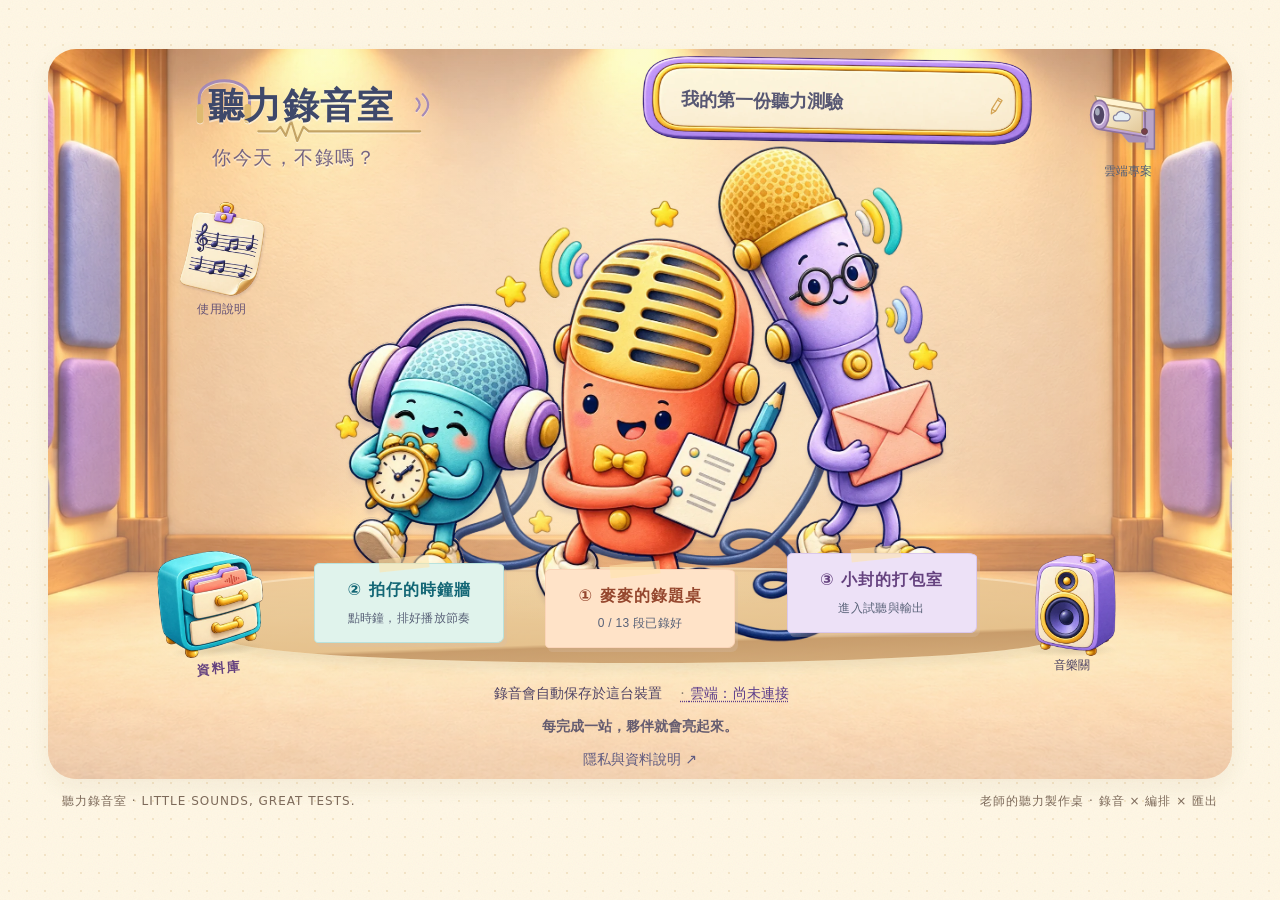
<file: index.html>
<!doctype html><html lang="zh-Hant"><head><meta http-equiv="Content-Security-Policy" content="default-src 'self'; script-src 'self' https://accounts.google.com https://ssl.gstatic.com; connect-src 'self' https://listening-studio-voice-chris.longpuchris.workers.dev https://www.googleapis.com https://openidconnect.googleapis.com https://accounts.google.com; frame-src https://accounts.google.com; img-src 'self' data: blob:; media-src 'self' blob:; style-src 'self' 'unsafe-inline' https://accounts.google.com/gsi/style; font-src 'self' data:; object-src 'none'; base-uri 'self'"><meta charset="utf-8"><meta name="viewport" content="width=device-width,initial-scale=1,viewport-fit=cover"><meta name="description" content="為老師打造的聽力出題工作室：錄音、編排留白、重播與完整音檔匯出。"><title>聽力錄音室｜你今天，不錄嗎？</title><link rel="stylesheet" href="style.css?v=100"><link rel="stylesheet" href="design.css?v=100"><link rel="stylesheet" href="review-design.css?v=100"><link rel="stylesheet" href="controls-v8.css?v=100"><link rel="stylesheet" href="home-spotlight.css?v=100"><link rel="stylesheet" href="personal-sync.css?v=100"><link rel="stylesheet" href="layout-v10.css?v=100"><link rel="stylesheet" href="home-layout-v10.css?v=114"><link rel="stylesheet" href="item-playback.css?v=100"><link rel="stylesheet" href="script-import.css?v=100"><link rel="stylesheet" href="studio-guide.css?v=118"><link rel="stylesheet" href="mobile-studio.css?v=100" media="(max-width:1000px)"><link rel="stylesheet" href="draft-shelf.css?v=100"><link rel="stylesheet" href="record-desk.css?v=103"><link rel="stylesheet" href="mobile-polish.css?v=100" media="(max-width:1000px)"><link rel="stylesheet" href="desk-polish.css?v=103"><link rel="stylesheet" href="record-headers.css?v=103"><link rel="stylesheet" href="ux-v104.css?v=108"><link rel="stylesheet" href="ai-voice.css?v=107"><link rel="stylesheet" href="v109-fixes.css?v=113"><link rel="stylesheet" href="project-hub.css?v=118"><link rel="stylesheet" href="v118-tidy.css?v=123"><script src="image-fallback.js?v=100"></script><script src="screen-fit.js?v=109"></script><link rel="manifest" href="manifest.webmanifest"><link rel="apple-touch-icon" sizes="180x180" href="app-icon-180.png"><meta name="theme-color" content="#fff0cf"><meta name="mobile-web-app-capable" content="yes"><meta name="apple-mobile-web-app-capable" content="yes"><meta name="apple-mobile-web-app-title" content="聽力錄音室"><style>.privacy-entry{display:inline-flex;align-items:center;justify-content:center;min-height:44px;padding:4px 10px;color:#605b80;font-size:14px;text-underline-offset:3px}.privacy-entry:focus-visible{outline:3px solid #008c9b;outline-offset:2px}</style></head><body>
<svg class="svg-library" xmlns="http://www.w3.org/2000/svg"><defs><filter id="water"><feTurbulence type="fractalNoise" baseFrequency=".035" numOctaves="3" seed="8" result="noise"/><feDisplacementMap in="SourceGraphic" in2="noise" scale="3"/></filter><symbol id="i-mic" viewBox="0 0 24 24"><rect x="8" y="2" width="8" height="13" rx="4"/><path d="M5 10v2a7 7 0 0 0 14 0v-2M12 19v3m-4 0h8M9 6h6m-6 3h6"/></symbol><symbol id="i-book" viewBox="0 0 24 24"><path d="M12 5c-4-3-8-2-10-1v15c3-2 7-2 10 0 3-2 7-2 10 0V4c-3-1-6-2-10 1v14"/></symbol><symbol id="i-leaf" viewBox="0 0 24 24"><path d="M4 20c5-1 16-5 15-17C6 2 1 10 6 16M4 20 15 8"/></symbol><symbol id="i-play" viewBox="0 0 24 24"><path d="m8 4 12 8-12 8Z"/></symbol><symbol id="i-stop" viewBox="0 0 24 24"><rect x="5" y="5" width="14" height="14" rx="3"/></symbol><symbol id="i-plus" viewBox="0 0 24 24"><path d="M12 4v16M4 12h16"/></symbol><symbol id="i-up" viewBox="0 0 24 24"><path d="m5 15 7-7 7 7"/></symbol><symbol id="i-down" viewBox="0 0 24 24"><path d="m5 9 7 7 7-7"/></symbol><symbol id="i-next" viewBox="0 0 24 24"><path d="m4 4 12 8-12 8Zm16 0v16"/></symbol><symbol id="i-download" viewBox="0 0 24 24"><path d="M12 3v12m-5-5 5 5 5-5M4 16v5h16v-5"/></symbol><symbol id="i-upload" viewBox="0 0 24 24"><path d="M12 16V3m-5 5 5-5 5 5M4 16v5h16v-5"/></symbol><symbol id="i-clock" viewBox="0 0 24 24"><circle cx="12" cy="12" r="9"/><path d="M12 6v6l4 2"/></symbol><symbol id="i-sliders" viewBox="0 0 24 24"><path d="M5 3v18m7-18v18m7-18v18M2 8h6m1 8h6m1-10h6"/></symbol><symbol id="i-trash" viewBox="0 0 24 24"><path d="M3 6h18M8 6V3h8v3M6 6l1 15h10l1-15M10 10v7m4-7v7"/></symbol><symbol id="i-check" viewBox="0 0 24 24"><path d="m4 12 5 5L20 6"/></symbol><symbol id="i-headphones" viewBox="0 0 24 24"><path d="M3 14v-3a9 9 0 0 1 18 0v3"/><rect x="2" y="12" width="5" height="9" rx="2"/><rect x="17" y="12" width="5" height="9" rx="2"/></symbol><symbol id="i-spark" viewBox="0 0 24 24"><path d="m12 2 3 7 7 3-7 3-3 7-3-7-7-3 7-3ZM20 2v4m-2-2h4"/></symbol><symbol id="i-pencil" viewBox="0 0 24 24"><path d="m4 16 12-12 4 4-12 12-6 2Zm10-10 4 4M4 16l4 4M2 22l2-6"/></symbol><symbol id="art-mic" viewBox="0 0 180 130"><g filter="url(#water)"><path d="M22 29Q89 2 157 39L163 105 20 107Z" fill="#ffce53" opacity=".7"/><rect x="69" y="16" width="44" height="65" rx="22" fill="#ff795f" stroke="#554675" stroke-width="3" transform="rotate(9 91 50)"/><path d="M57 61q-4 44 37 40t36-34M91 102v14m-22 3 42-2" fill="none" stroke="#554675" stroke-width="4" stroke-linecap="round"/><path d="m82 36 21 3m-23 8 21 3m-23 8 21 3" stroke="#fff6df" stroke-width="4"/><path d="m141 24 9-11 3 16 14 4-13 6-1 13-8-11-12 1 7-9Z" fill="#7a64c0"/><path d="m26 54 14-5m-14 19 13-1m1-30 6 6" stroke="#26a9ad" stroke-width="4"/></g></symbol><symbol id="art-paper" viewBox="0 0 180 130"><g filter="url(#water)"><ellipse cx="91" cy="73" rx="76" ry="48" fill="#bfe4ed"/><path d="m48 24 71-4 17 88-75 9Z" fill="#fffaf0" stroke="#4f5384" stroke-width="2"/><path d="m63 43 42-5m-39 20 43-5m-40 20 43-5m-40 20 29-4" stroke="#baa8d9" stroke-width="4"/><path d="m117 86 21-53 10 4-21 53-10 8Z" fill="#ffb834" stroke="#786094" stroke-width="2"/><path d="m26 29 8 11 15-2-9 12 5 13-13-5-11 7 2-15-10-8 14-1Z" fill="#ff8369"/><path d="m145 98 4 8 10 2-8 6v10l-8-6-10 3 4-10-6-8Z" fill="#9b79ca"/></g></symbol><symbol id="art-clock" viewBox="0 0 180 130"><g filter="url(#water)"><path d="M13 77Q25 10 104 22T167 94Q99 136 13 77Z" fill="#f9bfcb"/><circle cx="85" cy="68" r="39" fill="#ffda57" stroke="#8055a3" stroke-width="3"/><circle cx="85" cy="68" r="31" fill="#fff9e6"/><path d="M85 44v26l18 11M57 104l-6 11m60-10 8 8M53 29l-9-8m68 7 9-9" stroke="#8055a3" fill="none" stroke-width="4" stroke-linecap="round"/><path d="m141 51 8-12v17l15 5-15 5-4 16-5-14-14-5 13-2Z" fill="#25b1a8"/></g></symbol><symbol id="art-envelope" viewBox="0 0 180 130"><g filter="url(#water)"><ellipse cx="91" cy="68" rx="77" ry="50" fill="#e0d4f3"/><path d="m33 49 107-10 10 66-108 10Z" fill="#65c8cf" stroke="#4d5889" stroke-width="2"/><path d="m34 50 60 35 47-45m-99 74 37-38m70 29-42-31" fill="none" stroke="#4d5889" stroke-width="2"/><path d="m62 29 45-5 5 40-45 5Z" fill="#fff9df"/><path d="m75 42 7 7 13-16" fill="none" stroke="#f07d69" stroke-width="4"/><path d="m148 14 5 9 11 1-7 9 3 10-10-3-9 6v-12l-9-6 11-3Z" fill="#ffbf3e"/></g></symbol><symbol id="i-share" viewBox="0 0 24 24"><path d="M12 16V2m-5 5 5-5 5 5M5 11H3v11h18V11h-2"/></symbol></defs></svg>
<header class="topbar"><a href="#" class="brand" aria-label="聽力錄音室首頁"><span class="brand-icon"><svg><use href="#i-headphones"></use></svg></span><span><span class="wall-brand-word">聽力錄音室</span><small>你今天，不錄嗎？</small><svg class="wall-brand-drawing" viewBox="0 0 310 112" aria-hidden="true" focusable="false"><path d="M3 46V29C3 2 60 2 60 29v17" fill="none" stroke="#a58ab6" stroke-width="3.4"></path><path d="M4 39v14m54-14v14" stroke="#dfba70" stroke-width="8" stroke-linecap="round"></path><path d="M70 66h20l5-5 6 10 6-17 7 23 7-16 6 5h126" fill="none" stroke="#c4a464" stroke-width="2.5" stroke-linecap="round" stroke-linejoin="round"></path><path d="M249 29q7 7 0 14m7-19q12 12 0 24" fill="none" stroke="#a58ab6" stroke-width="2.5" stroke-linecap="round"></path></svg></span></a><div class="top-actions"></div></header>
<main><section id="worktable" class="worktable" aria-label="圖畫出題工作桌"><div class="studio-scene-backdrop" aria-hidden="true"></div><div class="project-paper studio-nameboard"><span>這次要製作的聽力試卷</span><label><input id="homeProjectTitle" aria-label="工作桌上的試卷名稱" maxlength="80" title="編輯專案名稱"><svg aria-hidden="true"><use href="#i-pencil"></use></svg></label><small id="homeProgress">聲音還在準備中</small></div><div class="scene-characters"><div class="studio-wood-stage" aria-hidden="true"></div><div class="scene-color-patch"></div><img class="club-portrait" src="assets/microphone-friends-soft3d-delivery.webp" alt="三位麥克風夥伴：麥麥拿試卷與鉛筆，拍仔抱時鐘，小封拿信封。點選角色開始製作。" width="1374" height="1145"><button class="character-entrance entrance-record" aria-describedby="recordEntryStatus" data-action="enterRecord" aria-label="點麥麥，進入錄音出題"><span class="entry-label"><strong>麥麥的錄題桌</strong><small id="recordEntryStatus">錄下題幹與選項</small></span></button><button class="character-entrance entrance-arrange" aria-describedby="arrangeEntryStatus" data-action="enterArrange" aria-label="點拍仔，設定留白與重播"><span class="entry-label"><strong>拍仔的時鐘牆</strong><small id="arrangeEntryStatus">排好留白與重播</small></span></button><button class="character-entrance entrance-export" aria-describedby="exportEntryStatus" data-action="enterExport" aria-label="點小封，試聽與輸出音檔"><span class="entry-label"><strong>小封的打包室</strong><small id="exportEntryStatus">試聽後帶走音檔</small></span></button><button class="cabinet-entry" data-action="enterLibrary" aria-label="打開已匯出音檔資料庫"><img fetchpriority="low" src="assets/audio-library-cabinet-delivery.webp" width="1374" height="1145" alt="" aria-hidden="true"><strong>資料庫</strong><small id="libraryCount">0 份已匯出</small></button><div class="sound-preference scene-sound-prop"><button id="ambienceToggle" type="button" aria-pressed="false" aria-label="背景音樂與切換音效預設關閉，點按開啟"><img class="sound-prop-art" fetchpriority="low" src="assets/studio-speaker-delivery.webp" width="1374" height="1145" alt="" aria-hidden="true"><span class="sound-state" aria-hidden="true">音樂關</span></button></div></div><div class="finish-ticket" id="finishTicket"><span class="ticket-star" aria-hidden="true">✦</span><div><span id="saveState" role="status" aria-live="polite" class="save-state">只存在這台裝置</span><strong id="finishTitle">每完成一站，夥伴就會亮起來。</strong><a class="privacy-entry" href="privacy.html" target="_blank" rel="noopener noreferrer">隱私與資料說明 ↗</a></div></div><button type="button" class="studio-guide-prop" aria-label="使用說明" title="使用說明"><img class="guide-sheet-art" fetchpriority="low" src="assets/music-sheet-guide-delivery.webp" alt="" draggable="false" width="1374" height="1145"><span>使用說明</span></button></section>
<section class="book-shell" id="workroom" hidden><div class="room-return"><button data-action="home"><svg aria-hidden="true"><use href="#i-mic"/></svg> 回到錄音室</button><span id="roomLabel" hidden>麥麥的錄題桌</span></div><div class="book-ribbon">MADE BY TEACHER</div><div class="book-heading"><div><div class="eyebrow">今天，來製作一份聽力測驗。</div><input id="projectTitle" class="project-title" aria-label="試卷名稱" maxlength="80"><div class="book-meta"><span id="progressLabel"></span><span class="dot">·</span><span id="durationLabel">還沒有錄音</span></div></div><div class="completion"><svg viewBox="0 0 48 48"><circle class="ring-bg" cx="24" cy="24" r="20"/><circle id="progressRing" cx="24" cy="24" r="20"/></svg><span id="progressPercent">0<small>%</small></span></div></div>
<nav class="tabs" aria-label="製作步驟"><button data-tab="record" class="active"><svg><use href="#i-mic"/></svg><span>錄下聲音</span><small>01</small></button><button data-tab="arrange"><svg><use href="#i-clock"/></svg><span>編排與留白</span><small>02</small></button><button data-tab="export"><svg><use href="#i-headphones"/></svg><span>試聽與下載</span><small>03</small></button></nav>
<div id="recordPage" class="page"><img class="room-art" src="assets/room-record.webp" width="1536" height="1024" loading="lazy" decoding="async" aria-hidden="true" alt=""><div class="workspace"><aside class="contents"><div class="aside-heading">試卷目錄<span>TEST CONTENTS</span></div><div id="chapterNav"></div><button class="add-chapter" data-action="addSection"><svg><use href="#i-plus"/></svg>添一個大題</button></aside><div class="record-content"><div class="spread-edge" aria-hidden="true"><span>♪</span><span>✦</span><span>♫</span></div><div class="chapter-heading"><span class="workspace-mascot" data-workspace-mascot="record" aria-hidden="true"><img src="assets/maimai-recording.webp" width="1145" height="1374" alt="" loading="lazy" decoding="async"></span><div><span class="eyebrow" id="chapterNumber">PROLOGUE</span><h2 id="chapterTitle">測驗開場錄音</h2><p id="chapterDesc">先錄下中英文說明與開始提醒，帶學生進入測驗。</p></div><div class="chapter-art" id="chapterArt" aria-hidden="true"></div><span class="page-number" id="pageNumber">01</span></div><div class="record-tools"><span class="workspace-mascot mascot-landscape" data-workspace-mascot="record" aria-hidden="true"><img src="assets/maimai-recording.webp" width="1145" height="1374" alt="" loading="lazy" decoding="async"></span><button class="focus-recording-button" data-action="focusRecording" aria-pressed="false" aria-label="切換專心錄音模式"><svg aria-hidden="true"><use href="#i-mic"/></svg>專心錄音</button><label class="switch-label"><input type="checkbox" id="autoNext" checked><span class="switch"></span>連續錄下一段</label><label class="silence-label">停頓 <select id="silenceThreshold"><option value="1.5">1.5 秒</option><option value="2" selected>2 秒</option><option value="3">3 秒</option></select> 換段</label><button class="quiet" data-action="micSettings" title="錄音與降噪設定"><svg><use href="#i-sliders"/></svg><span>錄音設定</span></button></div><div id="clips"></div><div id="mobileRecordDeck" class="mobile-record-deck" hidden></div><div id="chapterActions"></div><div class="tip"><p><strong>麥麥提醒你</strong> 連續錄音時，說完停頓後會保存；倒數結束再錄下一段。</p></div></div></div></div>
<div id="arrangePage" class="page" hidden><img class="room-art" src="assets/room-arrange-soft.webp" width="1536" height="1024" loading="lazy" decoding="async" aria-hidden="true" alt=""><div class="page-intro"><span class="workspace-mascot" data-workspace-mascot="arrange" aria-hidden="true"><img src="assets/paizai-timing.webp" width="1224" height="1285" alt="" loading="lazy" decoding="async"></span><div class="page-decoration" aria-hidden="true"><svg><use href="#art-clock"/></svg></div><span class="eyebrow">02 / THE RHYTHM DESK</span><h2>替每一道題，留好思考的時間。</h2><p>設定一次，整份聽力測驗都會依照你的節奏播放。</p></div><div class="timing-page-nav"><button data-action="previousTiming">← 上一項</button><span id="timingPageCount">1 / 8</span><button data-action="nextTiming">下一項 →</button></div><div class="setting-grid" id="timingSettings"></div><button class="sequence-open" data-action="openSequence"><span class="mobile-preserved-copy">查看整份播放順序</span><span class="desktop-refined-copy">檢視播放流程</span></button><div class="rhythm-confirm"><button class="primary" data-action="confirmRhythm"><img class="action-character" src="assets/paizai-timing.webp" width="1224" height="1285" alt="" aria-hidden="true" loading="lazy" decoding="async"><svg><use href="#i-check"/></svg><span>節奏設定好了<small>儲存在這份專案，不必離開此頁</small></span></button><p id="rhythmConfirmedText">按下確認，收好這份試卷的留白與重播設定。</p></div><div class="sequence-panel"><h3><svg><use href="#i-book"/></svg>整份聽力測驗，會這樣播放</h3><div id="sequence"></div><p class="muted">開場段落依自訂順序各播放一次，開始與結束提醒也各一次。大題引導語會跟著大題重播。</p></div></div>
<div id="exportPage" class="page" hidden><img class="room-art" src="assets/room-export-left.webp" width="1536" height="1024" loading="lazy" decoding="async" aria-hidden="true" alt=""><div class="page-intro"><span class="workspace-mascot" data-workspace-mascot="export" aria-hidden="true"><img src="assets/xiaofeng-export.webp" width="1145" height="1374" alt="" loading="lazy" decoding="async"></span><div class="page-decoration" aria-hidden="true"><svg><use href="#art-envelope"/></svg></div><span class="eyebrow">03 / THE FINISHING ROOM</span><h2>你的聽力試卷，準備發聲！</h2><p>錄好的片段與留白，會一起收進同一個 WAV 音檔。</p></div><div class="export-layout"><div class="export-main"><h3 id="exportTitle"></h3><p id="exportSummary"></p><div id="exportWarnings"></div><div class="export-control-group"><div class="export-options"><label><input id="allowMissing" type="checkbox"><span class="export-missing-original">允許略過尚未錄製的片段（僅供草稿）</span><span class="export-missing-desktop">略過未錄片段（草稿）</span></label><label>音質 <select id="sampleRate"><option value="44100">44.1 kHz · 標準音質</option><option value="22050">22.05 kHz · 較小檔案</option></select></label></div><button id="buildButton" class="primary assemble-button" data-action="build"><img class="action-character" src="assets/xiaofeng-export.webp" width="1145" height="1374" alt="" aria-hidden="true" loading="lazy" decoding="async"><svg aria-hidden="true"><use href="#art-envelope"/></svg><span>串成完整聽力檔<small>把聲音打包帶走</small></span></button><div id="exportStatus" role="status"></div></div><div id="exportResult" hidden><audio id="fullAudio" controls preload="metadata"></audio><div class="shared-drive-action"><button class="primary" data-action="uploadSharedDrive"><svg aria-hidden="true"><use href="#i-upload"/></svg><span id="driveUploadLabel">交件給學校</span></button><button class="drive-settings-link" data-action="driveSettings" aria-label="共同資料夾交件設定"><svg aria-hidden="true"><use href="#i-sliders"/></svg></button><small id="sharedDriveTarget">由管理者指定大家共用的資料夾</small></div><div class="file-share-actions"><button class="secondary" data-action="shareAudio"><svg aria-hidden="true"><use href="#i-share"/></svg>分享至 LINE／其他 App</button></div><p class="file-share-note">使用手機系統分享，選擇 LINE、檔案或已安裝的雲端 App。可用選項依裝置而異；不支援時請先下載音檔。</p><a id="downloadAudio" class="primary download-sticker"><svg><use href="#i-download"/></svg>下載聽力音檔</a></div></div><button type="button" class="export-guide-open">保存與匯出說明</button><aside class="export-note"><h3>試卷打包，下一次接著做。</h3><p>到資料庫按「下載專案檔」，留一份可再編輯的原音與設定；要換裝置接著做，點首頁的雲端專案「存到雲端」，等顯示「已同步」再換。</p><hr><h4>聽力檔小筆記</h4><p>WAV 格式可保留清晰人聲，方便在教室播放或交給其他老師。匯出前，請先完整試聽一次。</p></aside></div></div>
<div id="libraryPage" class="page" hidden><img class="room-art" src="assets/room-library-posters.webp" width="1536" height="1024" loading="lazy" decoding="async" aria-hidden="true" alt=""><div class="page-intro"><span class="eyebrow">THE AUDIO ARCHIVE</span><h2>資料庫</h2><p id="librarySummary">已匯出的音檔與可編輯專案，收好在這裡。</p></div><div class="library-project-tools" aria-label="開新、打開與下載專案"><button class="secondary library-new" type="button" data-hub="new" title="空白開始，或匯入錄音稿">＋ 開新專案<small>空白／匯入錄音稿</small></button><button data-action="restore" class="secondary" title="打開之前下載的專案檔" aria-label="打開專案檔"><svg aria-hidden="true"><use href="#i-upload"></use></svg>打開專案檔</button><button data-action="backup" class="secondary" title="把目前這份專案下載成檔案，自己留存"><svg aria-hidden="true"><use href="#i-download"></use></svg>下載專案檔</button></div><button hidden type="button" data-action="importScript">匯入錄音稿／直接寫</button><div class="library-wall-entrances"><div class="library-collection-entries" aria-label="本機資料分類"><button id="draftShelfEntry" class="draft-shelf-entry" type="button" data-action="openDraftShelf" aria-haspopup="dialog" aria-controls="draftShelfDialog"><img class="wall-poster-art" src="assets/poster-rehearsal.webp" width="768" height="512" loading="lazy" decoding="async" alt="" aria-hidden="true"><svg viewBox="0 0 60 64" aria-hidden="true"><path d="M13 7 48 4q5 0 5 5v43l-38 5q-8 0-8-7V14q0-6 6-7" fill="#80618f" stroke="#634375" stroke-width="2"/><path d="m16 9 32-3v43l-32 4z" fill="#fff1ce" stroke="#cfae71" stroke-width="2"/><path d="m10 51 38-4v7l-35 5q-6-1-3-7" fill="#f9e2b3" stroke="#785580" stroke-width="2"/><path d="m22 23 20-2m-20 7 20-2m-20 7 20-2m-20 7 20-2" stroke="#b69ab8" stroke-width="1.5"/><path d="M33 21v15q-7-2-6 3t8 0V25l7-2v10q-7-2-6 3t8 0V19z" fill="#79558d"/></svg><span>我的專案<small id="draftEntryCount">這台的專案</small></span></button><button id="exportShelfEntry" class="draft-shelf-entry" type="button" data-action="openExportShelf" aria-haspopup="dialog" aria-controls="draftShelfDialog"><img class="wall-poster-art" src="assets/poster-performance.webp" width="768" height="512" loading="lazy" decoding="async" alt="" aria-hidden="true"><svg viewBox="0 0 60 64" aria-hidden="true"><path d="M13 7 48 4q5 0 5 5v43l-38 5q-8 0-8-7V14q0-6 6-7" fill="#548679" stroke="#46665c" stroke-width="2"/><path d="m16 9 32-3v43l-32 4z" fill="#fff1ce" stroke="#cfae71" stroke-width="2"/><path d="m10 51 38-4v7l-35 5q-6-1-3-7" fill="#f9e2b3" stroke="#785580" stroke-width="2"/><path d="m22 23 20-2m-20 7 20-2m-20 7 20-2m-20 7 20-2" stroke="#b69ab8" stroke-width="1.5"/><path d="M33 21v15q-7-2-6 3t8 0V25l7-2v10q-7-2-6 3t8 0V19z" fill="#548679"/></svg><span>已匯出成品<small id="exportEntryCount">WAV 與可續編專案</small></span></button></div><div class="library-board-foot"><p class="library-local-note">這些都存在這台裝置；要換裝置接著做，用首頁的「雲端專案」或「下載專案檔」。共用電腦用完請<a href="privacy.html#shared-computer" target="_blank" rel="noopener">清除這台裝置的資料 ↗</a></p></div></div><button type="button" class="library-shared-crate" data-action="driveSettings" aria-label="共同資料夾交件設定" title="共同資料夾交件設定"><svg class="mobile-crate" viewBox="0 0 90 70" aria-hidden="true"><path d="m9 25 59-8 15 13-57 13z" fill="#ebc696" stroke="#a46e36" stroke-width="2"/><path d="M12 24v-14l14-4 13 10 15-4 12 12" fill="#d2b3e0" stroke="#9370ab" stroke-width="2"/><path d="m9 25 17 18v23L9 50z" fill="#b77b40" stroke="#94602e" stroke-width="2"/><path d="m26 43 57-13v26L26 66z" fill="#d7a15b" stroke="#94602e" stroke-width="2"/><path d="m44 44 23-5v6l-23 5z" fill="#96642f"/></svg><span>交件給學校</span></button></div><div class="book-footer"><span>從第一句說明，到最後一道題，都準備好了。</span><span>Made for teachers, with a little color. <svg><use href="#i-leaf"/></svg></span></div></section><footer class="site-footer"><span>聽力錄音室 · LITTLE SOUNDS, GREAT TESTS.</span><span>老師的聽力製作桌 · 錄音 × 編排 × 匯出</span></footer></main>
<div id="recordDock" class="record-dock" hidden><div class="dock-status"><span class="live-dot"></span><strong id="recordStatus" role="status" aria-live="polite">準備錄音</strong><span id="recordTimer">00:00</span></div><canvas id="liveWave" height="40" width="280"></canvas><span id="recordTarget"></span><div class="dock-actions"><button data-action="stopRecord" class="secondary"><svg><use href="#i-stop"/></svg>存下這段並停止</button><button data-action="nextRecord" class="primary"><svg><use href="#i-next"/></svg>存好，下一段</button></div></div>
<dialog id="draftShelfDialog" aria-labelledby="draftShelfTitle"><header class="shelf-header"><div><span class="shelf-kicker">這台裝置</span><h2 id="draftShelfTitle" tabindex="-1">我的專案</h2></div><button type="button" class="shelf-cloud-link" data-hub="cloudProjects">☁ 雲端上的專案</button><button type="button" id="draftShelfClose" aria-label="關閉草稿與成品書架">×</button></header><div class="shelf-categories" role="tablist" aria-label="資料分類"><button type="button" id="shelfDraftTab" role="tab" aria-selected="true" aria-controls="draftShelfScroll" data-shelf-kind="draft">專案</button><button type="button" id="shelfExportTab" role="tab" aria-selected="false" aria-controls="draftShelfScroll" data-shelf-kind="export" tabindex="-1">已匯出成品</button></div><div class="shelf-toolbar"><label for="draftShelfSearch">搜尋</label><input id="draftShelfSearch" type="search" placeholder="輸入名稱…" autocomplete="off"><span id="draftShelfCount"></span></div><p id="draftShelfStatus" role="status" aria-live="polite"></p><div id="draftShelfScroll" class="shelf-scroll" role="tabpanel" tabindex="0" aria-labelledby="shelfDraftTab"><div id="draftShelfBooks" class="shelf-books"></div></div><div class="shelf-audio" hidden><span id="shelfAudioTitle"></span><audio id="archiveAudio" controls hidden preload="metadata"></audio></div><footer class="shelf-footer">這裡是存在這台裝置的專案；打開別份之前，目前這份會先自動收好。別台裝置做的請按「☁ 雲端上的專案」。</footer></dialog>
<dialog id="settingsDialog"><form method="dialog"><div class="dialog-top"><h2>讓聲音更清楚</h2><button class="icon-btn" aria-label="關閉設定">×</button></div><label class="option-row"><span><strong>麥克風降噪</strong><small>請瀏覽器減少環境雜音；關閉可比較自然收音。</small></span><input id="noiseCapture" type="checkbox" checked></label><label class="option-row"><span><strong>人聲清理</strong><small>試聽與匯出時，減少低頻聲與安靜處的底噪。原音仍會保留。</small></span><input id="cleanup" type="checkbox" checked></label><label class="option-row"><span><strong>音量平衡</strong><small>調整各片段的音量，讓大小聲更一致。</small></span><input id="normalize" type="checkbox" checked></label><p class="muted">降噪效果依裝置與環境而異；無法完全移除說話聲或突然的噪音。變更麥克風降噪後，會套用在下一次錄音。</p><details id="captureOptions"><summary>收音與溫和後製</summary><p>先錄兩秒安靜再說一句，於剪輯區比較「播放原音」與一般試聽。原音仍包含瀏覽器／手機處理，不等於硬體完全無處理。</p><label class="option-row"><span><strong>回音消除</strong><small>與環境降噪分開；關閉可能保留更多環境聲。下一次錄音生效。</small></span><input id="echoCapture" type="checkbox"></label><label class="option-row"><span><strong>溫和後製（可比較）</strong><small>人聲清理不再壓低微弱尾段；音量平衡不自動放大微弱錄音，其他錄音最多放大1.5倍。可能較小聲或保留底噪，請與原音比較。不改原音；舊專案不會自動開啟。</small></span><input id="gentleProcessing" type="checkbox"></label><label>錄音編碼率提示<select id="captureBitrate"><option value="0">瀏覽器預設</option><option value="128000">128 kbps</option><option value="192000">192 kbps</option></select></label><p>較高數值不保證較好收音，會增加檔案大小；瀏覽器可調整或忽略提示，不支援時退回可用設定。WAV匯出取樣率與收音取樣率不同。</p><p id="captureDiagnostics" class="muted" aria-live="polite">錄音時請留在本頁，切換 App 或鎖屏可能停止；回來後先試聽。開始錄音後顯示本次瀏覽器實際回報，僅留本頁；不記錄裝置識別碼。</p></details><details id="roleOptions"><summary>角色與音色設定</summary><p class="role-intro">一個人也能分角色錄音。每位說話者的每一句可個別錄製、重錄或匯入音檔，再一起排進測驗。</p><div class="role-cast"><section class="role-paper role-A"><span class="role-nameplate">說話者 1</span><label>角色名稱<input type="text" data-role-name="A" maxlength="30" aria-label="說話者1名稱"></label><label>錄音音色修飾<select data-role-tone="A" aria-label="說話者1音色"><option value="natural">原聲</option><option value="bright">明亮</option><option value="warm">溫暖</option></select></label><button type="button" data-action="previewRoleA" class="secondary">裝置文字試念</button></section><section class="role-paper role-B"><span class="role-nameplate">說話者 2</span><label>角色名稱<input type="text" data-role-name="B" maxlength="30" aria-label="說話者2名稱"></label><label>錄音音色修飾<select data-role-tone="B" aria-label="說話者2音色"><option value="natural">原聲</option><option value="bright">明亮</option><option value="warm">溫暖</option></select></label><button type="button" data-action="previewRoleB" class="secondary">裝置文字試念</button></section></div><p class="role-honesty">音色修飾是本機濾波，不是 AI 換聲；原音會保留。裝置試念只供聆聽，不會加入下載音檔。</p><div class="cloud-speech-note"><strong>交給外部配音</strong><p>下載逐句腳本後自行配音，再匯入對應片段；本站不產生配音檔。</p><button type="button" class="secondary" data-action="exportVoiceScript">下載逐句配音腳本</button></div></details><button class="primary">好了，繼續錄音</button></form></dialog>
<dialog id="structureDialog"><form method="dialog"><div class="dialog-top"><h2>段落與題目</h2><button class="icon-btn" aria-label="關閉段落管理">×</button></div><div id="structureDialogBody"></div><button class="primary">回到錄音</button></form></dialog><dialog id="sequenceDialog"><form method="dialog"><div class="dialog-top"><h2>整份播放順序</h2><button class="icon-btn" aria-label="關閉播放順序">×</button></div><div id="sequenceDialogBody"></div><button class="primary">看好了</button></form></dialog><dialog id="driveSettingsDialog"><form method="dialog"><div class="dialog-top"><h2>交件給學校（共同資料夾）</h2><button class="icon-btn" aria-label="關閉共同雲端設定">×</button></div><p class="cloud-setup-note">這裡用於交付完成的音檔／專案，不是「雲端專案」私人續編；請勿填入 OAuth Client ID。所有人使用相同接收端，檔案就會上傳到管理者指定的同一個資料夾。首次使用需完成 Google 授權，並具備資料夾編輯權限。</p><label class="cloud-field">上傳接收端（Apps Script /exec 網址）<input id="driveEndpoint" type="url" placeholder="https://script.google.com/macros/s/…/exec"></label><button type="button" class="secondary" data-action="connectSharedDrive">連接並檢查共同資料夾</button><p id="sharedDriveStatus" class="shared-drive-status">共同資料夾交件尚未設定</p><label class="cloud-field">管理者指定資料夾（網址或 ID）<input id="sharedFolderInput" type="text" placeholder="Google Drive 資料夾網址或 ID"></label><button type="button" class="secondary" data-action="configureSharedDrive">設定共同資料夾（管理者）</button><label class="cloud-project-option"><input id="includeCloudProject" type="checkbox" checked>同時上傳可修改的專案備份</label><p id="driveConnectionMessage" role="status"></p><a id="openSharedFolder" target="_blank" rel="noopener" hidden>開啟共同 Google Drive 資料夾 ↗</a><button type="button" class="quiet" data-action="copySharedSiteLink">複製已設定連線的網站連結</button><details class="cloud-help"><summary>第一次怎麼啟用？</summary><p><a href="assets/shared-google-drive-receiver.zip?v=34" download>下載 Google Drive 接收端程式與設定步驟</a></p><p>由管理者依下載包 README 建立接收端，設定 ADMIN_EMAIL；ALLOWED_ORIGINS 填 https://longpuchris-ui.github.io（不加路徑）。部署執行身分選「存取網頁應用程式的使用者」，再貼 /exec 網址按「連接並檢查共同資料夾」。管理者填入資料夾網址或 ID 後，按「設定共同資料夾（管理者）」。</p><p>此接收端目前要求完整 Google Drive 權限，並非只授權單一資料夾；請先審閱 Google 授權內容與學校政策。每位交件者也須有資料夾編輯權限。確認顯示「可上傳」後，可複製已設定連線的網站連結分享給老師。</p></details><button class="primary">收好設定</button></form></dialog><input id="audioImport" type="file" accept="audio/*" hidden><input id="projectImport" type="file" accept=".listenbook,.json,application/json" hidden><div id="toast" role="status"></div><script defer src="vendor/fflate-0.8.3.js"></script><script defer src="script-parser.js?v=100"></script><script defer src="script-project.js?v=113"></script><script defer src="audio.js?v=113"></script><script defer src="answer-codes.js?v=100"></script><script defer src="vendor/wavesurfer.min.js"></script><script defer src="vendor/regions.min.js"></script><script defer src="studio-tools.js?v=111"></script><script defer src="library.js?v=114"></script><script defer src="cloud.js?v=114"></script><script defer src="arrangements.js?v=119"></script><script defer src="ambience.js?v=100"></script><script defer src="item-playback.js?v=119"></script><script defer src="answer-code-ui.js?v=100"></script><script defer src="app.js?v=122"></script><script defer src="home-spotlight.js?v=100"></script><script defer src="sync-codec.js?v=108"></script><script type="module" src="drive-auth.mjs?v=118"></script><script defer src="home-layout-v10.js?v=100"></script><script defer src="script-import-ui.js?v=100"></script><script defer src="studio-guide.js?v=119"></script><div class="mobile-floor-atmosphere" aria-hidden="true"></div><script defer src="mobile-reading.js?v=100"></script><script defer src="desk-polish.js?v=100"></script><script defer src="ux-v104.js?v=118"></script><script defer src="ai-voice.js?v=112"></script><script defer src="project-hub.js?v=119"></script></body></html>
</file>
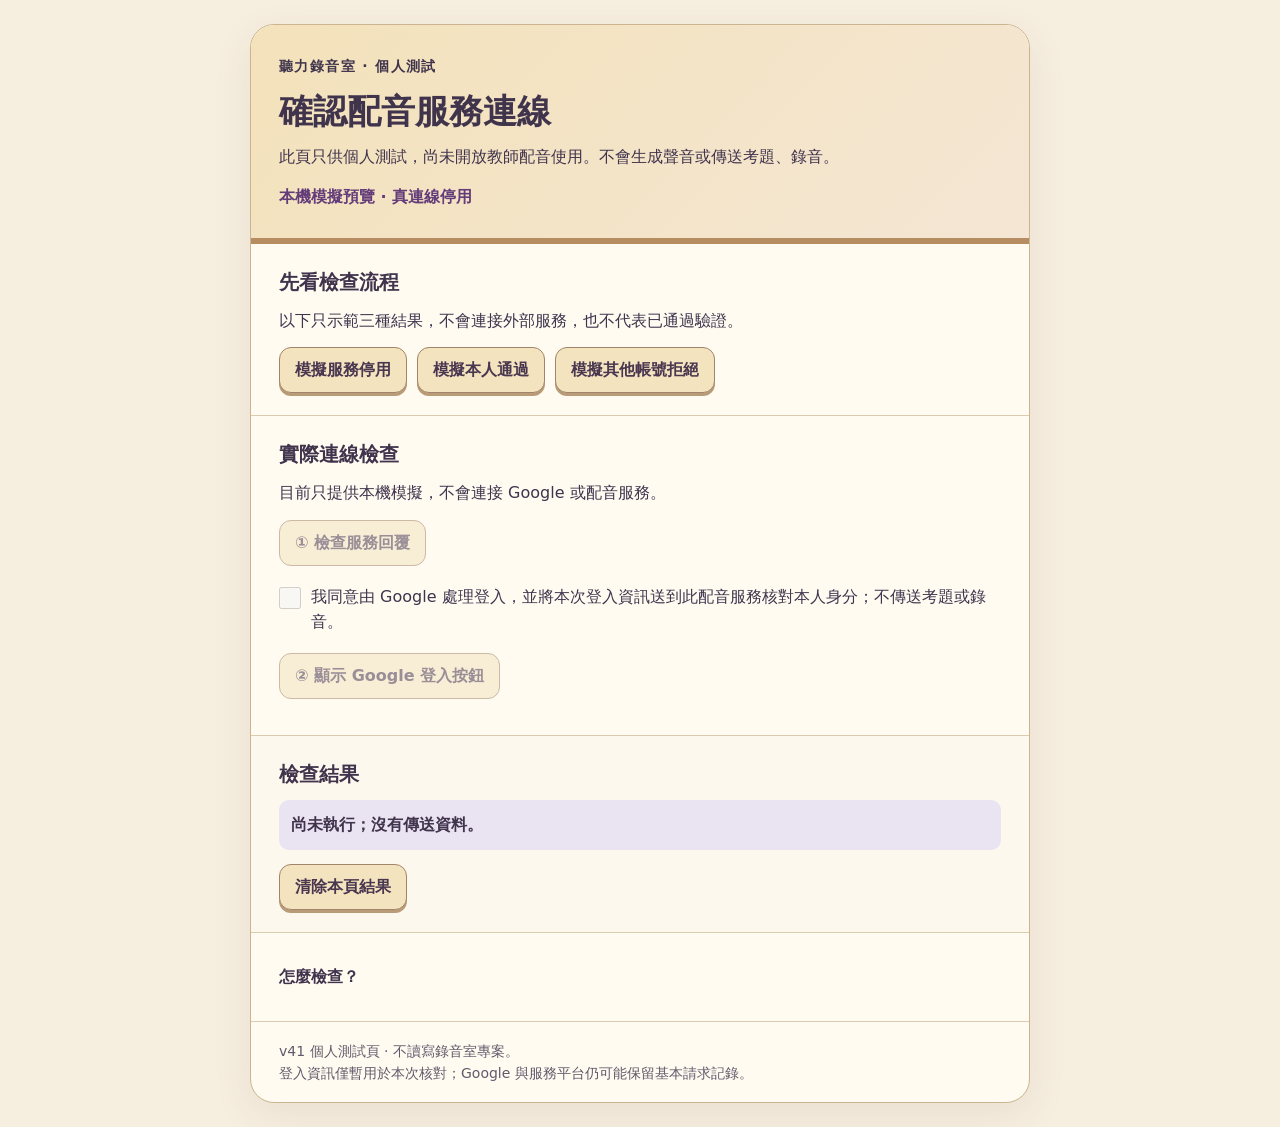
<file: personal-voice-check/index.html>
<!doctype html><html lang="zh-Hant"><head><meta charset="utf-8"><meta name="viewport" content="width=device-width,initial-scale=1"><meta http-equiv="Content-Security-Policy" content="default-src 'none'; script-src 'sha256-GoKhPQ5VlO9eFhulCl7CfTz1+TvVnmxAMXZZApMpq7o=' https://accounts.google.com/gsi/client; connect-src https://listening-studio-voice-chris.longpuchris.workers.dev https://accounts.google.com/gsi/; frame-src https://accounts.google.com/gsi/; style-src 'unsafe-inline' https://accounts.google.com/gsi/style; img-src data:; base-uri 'none'; form-action 'none'; object-src 'none'"><meta name="referrer" content="no-referrer"><meta name="color-scheme" content="light"><title>個人配音安全檢查 · 聽力錄音室</title><style>:root{font-family:system-ui,-apple-system,"Noto Sans TC",sans-serif;color:#40344d;background:#f6eedf;font-size:16px;line-height:1.6}*{box-sizing:border-box}body{margin:0;padding:24px 16px}main{max-width:780px;margin:auto;background:#fffbf1;border:1px solid #cbb48f;border-radius:24px;overflow:hidden;box-shadow:0 12px 40px #59412d14}header{padding:28px;background:linear-gradient(135deg,#f3e2ba,#f4e6d4);border-bottom:6px solid #b68d60}.eyebrow{font-size:14px;font-weight:650;letter-spacing:.1em}h1{font-size:clamp(25px,4vw,34px);line-height:1.35;margin:10px 0}h2{font-size:20px;margin:0 0 10px}p{margin:8px 0 14px}#mode{display:inline-block;color:#633c79}section,details{padding:22px 28px;border-bottom:1px solid #dccbb1}.actions{display:flex;flex-wrap:wrap;gap:10px;align-items:center}button,a{font:inherit;min-height:46px;display:inline-flex;align-items:center;justify-content:center}button{padding:8px 15px;border:1px solid #a1856a;border-radius:12px;background:#f3e3bf;color:#49364f;cursor:pointer;box-shadow:0 3px 0 #b99b77;font-weight:650}button:hover:not(:disabled){background:#efdbab}button:active:not(:disabled){transform:translateY(2px);box-shadow:0 1px 0 #b99b77}button:disabled{opacity:.55;cursor:not-allowed;box-shadow:none}button:focus-visible,a:focus-visible,summary:focus-visible,input:focus-visible{outline:3px solid #087886;outline-offset:3px}a{color:#603f80;padding:4px;text-underline-offset:4px}dl{display:grid;grid-template-columns:8em 1fr;gap:5px 12px;margin:12px 0}dt{font-weight:650}dd{margin:0;overflow-wrap:anywhere}.note{font-size:15px;background:#f6ecd5;border-left:4px solid #b68d60;padding:10px 12px}.consent{display:flex;gap:10px;align-items:flex-start;margin:18px 0;min-height:44px;cursor:pointer}.consent input{width:22px;height:22px;flex-shrink:0;margin:3px 0;accent-color:#725091}#googleButton{margin-top:14px;min-height:0;max-width:100%;overflow-x:auto}.result{background:#fcf8ed}#status{font-weight:650;padding:12px;background:#eae3f2;border-radius:10px;overflow-wrap:anywhere}.result[data-state=error] #status{background:#fce4df;color:#7e2924}.result[data-state=ok] #status{background:#e7efe0;color:#2e5336}#detail{overflow-wrap:anywhere}#voices{padding-left:24px}summary{cursor:pointer;min-height:44px;display:flex;align-items:center;font-weight:650}ol{padding-left:22px}li{margin:8px 0}footer{padding:18px 28px;font-size:14px;color:#64596b}code{overflow-wrap:anywhere}[hidden]{display:none!important}@media(max-width:500px){body{padding:10px 8px}header,section,details{padding:18px}h2{font-size:19px}dl{grid-template-columns:1fr;gap:0}dd{margin-bottom:8px}button{flex:1 1 auto}footer{padding:16px 18px}.actions{gap:12px}}@media(prefers-reduced-motion:reduce){button:active:not(:disabled){transform:none}}
</style></head><body>
<main><header><span class="eyebrow">聽力錄音室 · 個人測試</span><h1>確認配音服務連線</h1><p>此頁只供個人測試，尚未開放教師配音使用。不會生成聲音或傳送考題、錄音。</p><strong id="mode">模擬預覽 · 未連線</strong></header>
<section aria-labelledby="reviewTitle"><h2 id="reviewTitle">先看檢查流程</h2><p>以下只示範三種結果，不會連接外部服務，也不代表已通過驗證。</p><div class="actions"><button id="demoOff">模擬服務停用</button><button id="demoOwner">模擬本人通過</button><button id="demoOther">模擬其他帳號拒絕</button></div></section>
<section aria-labelledby="liveTitle"><h2 id="liveTitle">實際連線檢查</h2><p id="availability"></p>
<div class="actions"><button id="probe" disabled>① 檢查服務回覆</button><a id="statusLink" hidden target="_blank" rel="noopener noreferrer">另開服務狀態頁 ↗</a></div>
<label class="consent"><input id="consent" type="checkbox" disabled><span>我同意由 Google 處理登入，並將本次登入資訊送到此配音服務核對本人身分；不傳送考題或錄音。</span></label>
<div class="actions"><button id="signIn" disabled>② 顯示 Google 登入按鈕</button><button id="cancel" hidden>取消本頁等待</button></div><div id="googleButton"></div>
</section>
<section class="result" aria-labelledby="resultTitle" aria-busy="false"><h2 id="resultTitle">檢查結果</h2><p id="status" role="status" aria-live="polite">尚未執行；沒有傳送資料。</p><p id="detail"></p><button id="reset">清除本頁結果</button></section>
<details><summary>怎麼檢查？</summary><ol><li>用 Safari／Chrome 直接開啟本頁，再按「① 檢查服務回覆」。本頁不會自動連線。</li><li>服務尚未開放或連線受限時，登入按鈕維持停用；不要將模擬結果當作已連接。</li><li>服務開始要求登入後，才可勾選說明、按「② 顯示 Google 登入按鈕」，再由本人選帳號。</li><li>通過只代表完成身分檢查；實際試音及可能的扣額仍須另行確認。</li></ol></details>
<footer>v41 個人測試頁 · 不讀寫錄音室專案。<br>登入資訊僅暫用於本次核對；Google 與服務平台仍可能保留基本請求記錄。</footer>
</main><script id="configuration" type="application/json">{"liveCheckEnabled":true,"endpoint":"https://listening-studio-voice-chris.longpuchris.workers.dev","clientId":"964857001905-feio66b11q9vmm1uje930cejhf1pcfk9.apps.googleusercontent.com","pageOrigin":"https://longpuchris-ui.github.io"}</script><script>(()=>{'use strict';
 const $=id=>document.getElementById(id),config=JSON.parse($('configuration').textContent),result=document.querySelector('.result');
 let epoch=0,active=null,serviceAcceptsAuth=false,gsiPromise=null;
 function configured(){try{const u=new URL(config.endpoint);return config.liveCheckEnabled===true&&location.origin==='https://longpuchris-ui.github.io'&&config.pageOrigin===location.origin&&u.protocol==='https:'&&u.origin===config.endpoint&&/^[-a-z0-9]+\.[-a-z0-9]+\.workers\.dev$/.test(u.hostname)&&/^[-\w]+\.apps\.googleusercontent\.com$/.test(config.clientId)}catch{return false}}
 const live=configured();
 function display(title,detail='',state='idle'){result.dataset.state=state;$('status').textContent=title;$('detail').textContent=detail}
 function controls(){const busy=!!active;result.setAttribute('aria-busy',String(busy));$('probe').disabled=!live||busy;$('consent').disabled=!live||busy||!serviceAcceptsAuth;$('signIn').disabled=!live||busy||!serviceAcceptsAuth||!$('consent').checked;$('cancel').hidden=!busy;for(const id of ['demoOff','demoOwner','demoOther'])$(id).disabled=busy}
 function clearAttempt(){epoch++;const old=active;active=null;old?.controller.abort();clearTimeout(old?.timer);$('googleButton').replaceChildren();window.google?.accounts?.id?.cancel?.();controls()}
 function begin(){clearAttempt();const ticket={id:epoch,controller:new AbortController(),timer:null,nonce:''};active=ticket;controls();return ticket}
 const current=t=>active===t&&t.id===epoch&&!t.controller.signal.aborted;
 function finish(t){if(!current(t))return;clearTimeout(t.timer);active=null;$('googleButton').replaceChildren();controls()}
 function reset(note='已清除本頁結果；沒有刪除 Google、Drive 或錄音室資料。'){clearAttempt();serviceAcceptsAuth=false;$('consent').checked=false;display(note);controls()}
 function localDemo(kind){reset();const messages={off:['本機模擬：服務停用','示範尚未開放的狀態，沒有執行實際連線檢查。','idle'],owner:['本機模擬：本人身分可通過','只示範成功畫面，沒有登入或傳送資料；不代表已能生成聲音。','ok'],other:['本機模擬：其他帳號被拒絕','僅限指定本人使用。這是本機範例，不是真 Google 拒絕結果。','error']};display(...messages[kind])}
 async function jsonBody(response,signal){
  if(!/^application\/json(?:;|$)/i.test(response.headers.get('content-type')||'')||Number(response.headers.get('content-length'))>16384||!response.body)throw Error('INVALID_RESPONSE');
  const reader=response.body.getReader(),parts=[];let size=0;
  const abort=()=>reader.cancel().catch(()=>{});signal.addEventListener('abort',abort,{once:true});
  try{while(true){const v=await reader.read();if(signal.aborted)throw Error('CANCELLED');if(v.done)break;size+=v.value.length;if(size>16384)throw Error('INVALID_RESPONSE');parts.push(v.value)}
   const bytes=new Uint8Array(size);let offset=0;for(const p of parts){bytes.set(p,offset);offset+=p.length}return JSON.parse(new TextDecoder('utf-8',{fatal:true}).decode(bytes));
  }finally{signal.removeEventListener('abort',abort);await reader.cancel().catch(()=>{});reader.releaseLock()}
 }
 // Only this read-only endpoint is reachable. No POST, synthesis, Drive or database API.
 async function accountRequest(ticket,credential){
  if(!live||!current(ticket))throw Error('CANCELLED');
  const headers={Accept:'application/json'};if(credential)headers.Authorization='Bearer '+credential;
  const response=await fetch(config.endpoint+'/v1/account',{method:'GET',headers,credentials:'omit',cache:'no-store',redirect:'error',referrerPolicy:'no-referrer',signal:ticket.controller.signal});
  return {status:response.status,body:await jsonBody(response,ticket.controller.signal)};
 }
 function responseMessage(code){return {UNAUTHENTICATED:'身分未通過或已過期；請核對所選 Google 帳號。',FORBIDDEN:'此帳號或網站來源不符合本人服務限制。',UNAVAILABLE:'服務未啟用或設定／驗證暫時不可用；本頁不能判定是哪一項。'}[code]||'服務回覆不符合預期；未視為登入成功。'}
 function fail(ticket,error){if(!current(ticket))return;display('檢查未完成',error?.message==='INVALID_RESPONSE'?'服務回覆格式不符，已停止。沒有生成語音。':'暫時無法取得服務回覆，可能尚未開放或連線受限。可查看服務狀態；目前不能判定登入成功。','error');finish(ticket)}
 function timeout(ticket,ms,message){clearTimeout(ticket.timer);ticket.timer=setTimeout(()=>{if(current(ticket)){clearAttempt();display('等待已逾時',message,'error')}},ms)}
 async function probe(){
  if($('probe').disabled)return;serviceAcceptsAuth=false;$('consent').checked=false;const ticket=begin();display('正在檢查服務回覆…','只查詢服務狀態，不傳送考題或錄音。');timeout(ticket,12000,'未完成服務檢查；請確認設定後再明確重試。');
  try{const r=await accountRequest(ticket);if(!current(ticket))return;
   if(r.status===401&&r.body?.code==='UNAUTHENTICATED'){serviceAcceptsAuth=true;display('服務正在要求本人登入','服務已回應；請由本人選擇是否登入。尚未驗證身分，沒有生成語音。')}
   else display('尚未完成服務檢查',r.status===503?responseMessage('UNAVAILABLE'):responseMessage(r.body?.code),'error');
   finish(ticket);
  }catch(e){fail(ticket,e)}
 }
 function loadGoogle(){
  if(window.google?.accounts?.id)return Promise.resolve();if(gsiPromise)return gsiPromise;
  gsiPromise=new Promise((resolve,reject)=>{const script=document.createElement('script'),timer=setTimeout(()=>{script.remove();gsiPromise=null;reject(Error('GIS_TIMEOUT'))},10000);script.src='https://accounts.google.com/gsi/client';script.async=true;script.referrerPolicy='no-referrer';script.onload=()=>{clearTimeout(timer);if(window.google?.accounts?.id)resolve();else{gsiPromise=null;reject(Error('GIS_UNAVAILABLE'))}};script.onerror=()=>{clearTimeout(timer);script.remove();gsiPromise=null;reject(Error('GIS_UNAVAILABLE'))};document.head.append(script)});return gsiPromise;
 }
 function tokenNonce(token){
  if(typeof token!=='string'||token.length>8192)return null;
  try{const segment=token.split('.')[1],bytes=Uint8Array.from(atob(segment.replace(/-/g,'+').replace(/_/g,'/')),c=>c.charCodeAt(0));return JSON.parse(new TextDecoder().decode(bytes)).nonce}catch{return null}
 }
 function validAccount(a){return a?.status==='ready'&&a.mode==='personal-rest'&&a.verification==='configuration-only'&&a.billingOwner==='service-owner'&&a.capabilities?.dialogue===true&&/^[0-9a-f]{64}$/.test(a.revision)&&a.catalog?.model==='eleven_v3'&&Array.isArray(a.catalog.voices)&&a.catalog.voices.length>=2&&a.catalog.voices.length<=20&&new Set(a.catalog.voices.map(v=>v.id)).size===a.catalog.voices.length&&a.catalog.voices.every(v=>/^[-\w]{1,80}$/.test(v.id)&&typeof v.label==='string'&&v.label.length<=100)}
 async function signIn(){
  if($('signIn').disabled)return;const ticket=begin();ticket.nonce=Array.from(crypto.getRandomValues(new Uint8Array(24)),b=>b.toString(16).padStart(2,'0')).join('');
  display('正在準備 Google 登入按鈕…','登入只辨識本人；不會讀取 Drive 或呼叫 ElevenLabs。');timeout(ticket,60000,'已停止本頁等待；若 Google 視窗仍開著，請關閉後再重試。');
  try{await loadGoogle();if(!current(ticket))return;
   google.accounts.id.initialize({client_id:config.clientId,nonce:ticket.nonce,auto_select:false,callback:async response=>{
    if(!current(ticket)||ticket.credentialHandled)return;ticket.credentialHandled=true;
    // Nonce correlates this browser attempt only. The Worker verifies signature and identity.
    if(tokenNonce(response?.credential)!==ticket.nonce){display('登入回覆已失效','未送出身分檢查；請重試。','error');finish(ticket);return}
    const credential=response.credential;response=null;$('googleButton').replaceChildren();display('正在核對本人身分…','只核對本次登入資訊，不會生成語音。');timeout(ticket,12000,'身分檢查尚未完成；未生成語音，不自動重送。');
    try{const r=await accountRequest(ticket,credential);if(!current(ticket))return;
     if(r.status===200&&validAccount(r.body)){display('已確認登入身分','僅完成連線與身分檢查，沒有生成聲音。實際試音仍須另行確認。','ok');
     }else display('身分檢查未通過',responseMessage(r.body?.code),'error');finish(ticket);
    }catch(e){fail(ticket,e)}
   }});
   google.accounts.id.renderButton($('googleButton'),{type:'standard',size:'large',width:Math.min(280,$('googleButton').clientWidth||280)});
   display('請按下 Google 登入按鈕','登入視窗由 Google 提供。取消或逾時不會自動重新開啟。');
  }catch(e){if(current(ticket)){display('Google 登入元件未就緒','尚未傳送登入憑證；可取消或稍後重試。','error');finish(ticket)}}
 }
 $('mode').textContent=live?'個人連線檢查 · 不生成語音':'本機模擬預覽 · 真連線停用';
 $('availability').textContent=live?'先檢查服務回覆；服務開放後，才由本人選擇登入。沒有自動登入。':'目前只提供本機模擬，不會連接 Google 或配音服務。';
 if(live){$('statusLink').href=config.endpoint+'/v1/account';$('statusLink').hidden=false}
 for(const [id,kind] of [['demoOff','off'],['demoOwner','owner'],['demoOther','other']])$(id).onclick=()=>localDemo(kind);
 $('probe').onclick=probe;$('signIn').onclick=signIn;$('consent').onchange=controls;
 $('cancel').onclick=()=>{clearAttempt();display('已取消本頁等待','遲到回覆不再採用；若 Google 視窗仍開啟，可手動關閉。')};
 $('reset').onclick=()=>reset();window.addEventListener('pagehide',()=>reset('頁面已離開，本頁檢查停止。'));controls();
})();
</script></body></html>
</file>
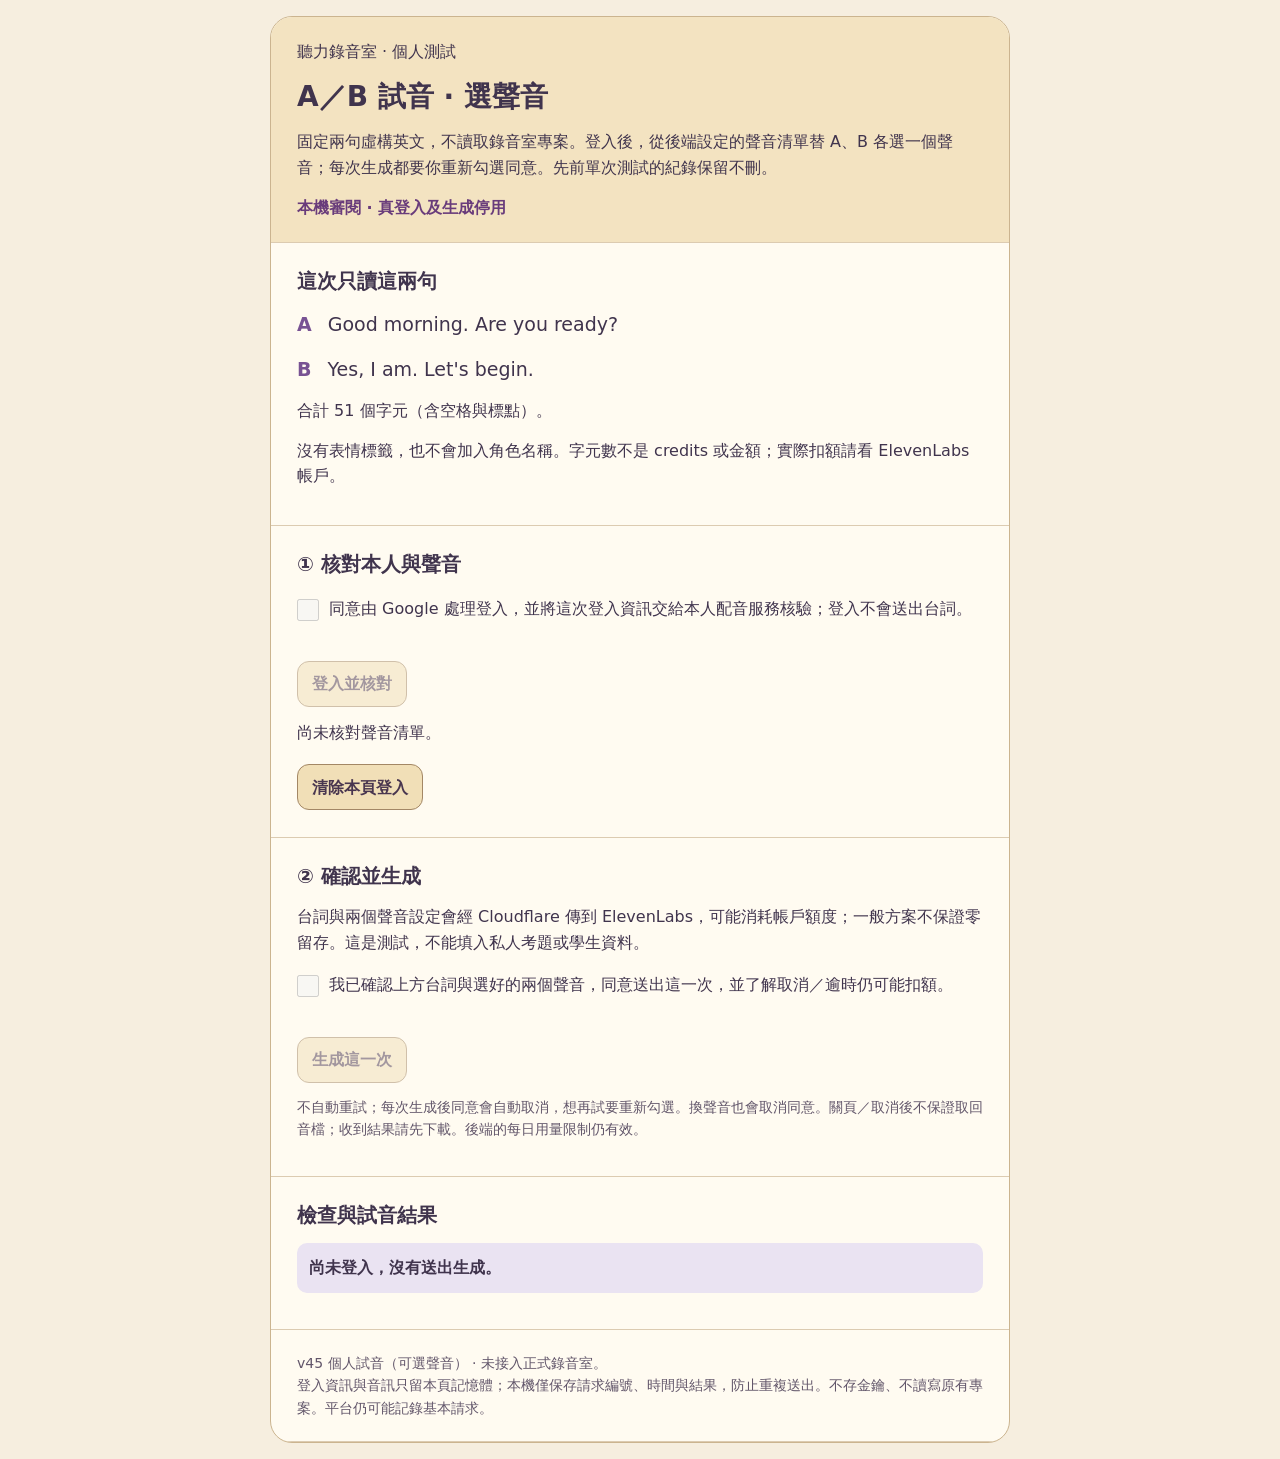
<file: personal-voice-test/index.html>
<!doctype html><html lang="zh-Hant"><head><meta charset="utf-8"><meta name="viewport" content="width=device-width,initial-scale=1"><meta name="referrer" content="no-referrer"><meta http-equiv="Content-Security-Policy" content="default-src 'none'; script-src 'sha256-HV7OnCTRVFaPwgxAKiIQbP7aDWbPxZS34EfYHU+C4xY=' https://accounts.google.com/gsi/client; connect-src https://listening-studio-voice-chris.longpuchris.workers.dev https://accounts.google.com/gsi/; frame-src https://accounts.google.com/gsi/; style-src 'unsafe-inline' https://accounts.google.com/gsi/style; media-src blob:; img-src data:; base-uri 'none'; form-action 'none'; object-src 'none'"><title>A／B 試音 · 聽力錄音室</title><style>:root{font:16px/1.6 system-ui,-apple-system,sans-serif;color:#40344d;background:#f6eedf}*{box-sizing:border-box}body{margin:0;padding:16px}main{max-width:740px;margin:auto;background:#fffbf1;border:1px solid #cbb48f;border-radius:22px;overflow:hidden}header,section,footer{padding:22px 26px;border-bottom:1px solid #dccbb1}header{background:#f3e3c1}h1{font-size:28px;margin:10px 0}h2{font-size:20px;margin:0 0 12px}p{margin:8px 0 14px}.line{display:flex;gap:16px;font-size:19px}.line b{color:#785293}button,a,summary{font:inherit;min-height:46px;cursor:pointer}button,a{display:inline-flex;align-items:center;justify-content:center;margin:5px 8px 5px 0;padding:8px 14px;border:1px solid #a38765;border-radius:12px;background:#f1dfb7;color:#49364f;font-weight:650}button:active:not(:disabled){background:#dec695;transform:translateY(1px)}button:disabled{opacity:.5;cursor:not-allowed}button:focus-visible,a:focus-visible,summary:focus-visible,input:focus-visible{outline:3px solid #087886;outline-offset:2px}label{display:flex;gap:10px;align-items:flex-start;min-height:44px;margin:16px 0;cursor:pointer}input{flex-shrink:0;width:22px;height:22px;margin:3px 0;accent-color:#725091}#status{padding:12px;background:#eae3f2;border-radius:10px;font-weight:650}#detail,#voices,pre{overflow-wrap:anywhere}.result[data-state=error] #status{background:#fce4df;color:#79251f}.result[data-state=ok] #status{background:#e5efdf;color:#2e5336}pre{white-space:pre-wrap;font:14px/1.5 monospace}audio{width:100%;margin:10px 0}#googleButton{max-width:100%;overflow-x:auto}.small,footer{font-size:14px;color:#62566a}[hidden]{display:none!important}summary{display:flex;align-items:center}.pick{align-items:center;margin:10px 0}.pick b{min-width:5.5em}select{flex:1;min-width:0;min-height:46px;padding:6px 10px;font:inherit;border:1px solid #a38765;border-radius:12px;background:#fff;color:#40344d}select:focus-visible{outline:3px solid #087886;outline-offset:2px}#history li{margin:4px 0}#mode{color:#693c7b}@media(max-width:500px){body{padding:8px}header,section,footer{padding:18px}h1{font-size:26px}.line{font-size:18px}button{width:100%;margin-right:0}}@media(prefers-reduced-motion:reduce){button:active:not(:disabled){transform:none}}
</style></head><body>
<main><header><span>聽力錄音室 · 個人測試</span><h1>A／B 試音 · 選聲音</h1><p>固定兩句虛構英文，不讀取錄音室專案。登入後，從後端設定的聲音清單替 A、B 各選一個聲音；每次生成都要你重新勾選同意。先前單次測試的紀錄保留不刪。</p><strong id="mode">未啟用</strong></header>
<section><h2>這次只讀這兩句</h2><p class="line"><b>A</b><span id="textA"></span></p><p class="line"><b>B</b><span id="textB"></span></p><p id="count"></p><p>沒有表情標籤，也不會加入角色名稱。字元數不是 credits 或金額；實際扣額請看 ElevenLabs 帳戶。</p></section>
<section><h2>① 核對本人與聲音</h2><label><input id="loginConsent" type="checkbox"><span>同意由 Google 處理登入，並將這次登入資訊交給本人配音服務核驗；登入不會送出台詞。</span></label><button id="login" disabled>登入並核對</button><div id="googleButton"></div><p id="voices">尚未核對聲音清單。</p><div id="pick" hidden><label class="pick"><b>A 句聲音</b><select id="voiceA"></select></label><label class="pick"><b>B 句聲音</b><select id="voiceB"></select></label></div><button id="forget" type="button">清除本頁登入</button></section>
<section><h2>② 確認並生成</h2><p>台詞與兩個聲音設定會經 Cloudflare 傳到 ElevenLabs，可能消耗帳戶額度；一般方案不保證零留存。這是測試，不能填入私人考題或學生資料。</p><label><input id="sendConsent" type="checkbox" disabled><span>我已確認上方台詞與選好的兩個聲音，同意送出這一次，並了解取消／逾時仍可能扣額。</span></label><button id="generate" disabled>生成這一次</button><button id="cancel" hidden>停止等待</button><p class="small">不自動重試；每次生成後同意會自動取消，想再試要重新勾選。換聲音也會取消同意。關頁／取消後不保證取回音檔；收到結果請先下載。後端的每日用量限制仍有效。</p></section>
<section class="result" aria-busy="false"><h2>檢查與試音結果</h2><p id="status" role="status" aria-live="polite">尚未登入，沒有送出生成。</p><p id="detail"></p><audio id="audio" controls preload="metadata" hidden></audio><a id="download" hidden download="listening-studio-ab-test.mp3">下載這次 MP3</a><details id="receipt" hidden><summary>查看請求紀錄（最近 20 次）</summary><pre id="receiptText"></pre></details></section>
<footer>v45 個人試音（可選聲音） · 未接入正式錄音室。<br>登入資訊與音訊只留本頁記憶體；本機僅保存請求編號、時間與結果，防止重複送出。不存金鑰、不讀寫原有專案。平台仍可能記錄基本請求。</footer>
</main><script id="configuration" type="application/json">{"generationEnabled":true,"endpoint":"https://listening-studio-voice-chris.longpuchris.workers.dev","clientId":"964857001905-feio66b11q9vmm1uje930cejhf1pcfk9.apps.googleusercontent.com","pageOrigin":"https://longpuchris-ui.github.io","texts":["Good morning. Are you ready?","Yes, I am. Let's begin."]}</script><script>(()=>{'use strict';
 const $=id=>document.getElementById(id),config=JSON.parse($('configuration').textContent),result=document.querySelector('.result');
 const STORE='listening-personal-voice-tests-v45',LOCK=STORE,PICK='listening-personal-voice-pick-v45',MAX_AUDIO=2*1024*1024;
 const chars=config.texts.reduce((n,t)=>n+[...t].length,0);
 let epoch=0,active=null,auth=null,expiryTimer=0,gsiPromise=null,objectURL='',storageOK=true;
 const live=(()=>{try{const u=new URL(config.endpoint);return config.generationEnabled===true&&location.origin===config.pageOrigin&&location.origin==='https://longpuchris-ui.github.io'&&u.protocol==='https:'&&u.origin===config.endpoint&&/^[-a-z0-9]+\.[-a-z0-9]+\.workers\.dev$/.test(u.hostname)&&/^[-\w]+\.apps\.googleusercontent\.com$/.test(config.clientId)&&chars>0&&chars<=200}catch{return false}})();
 function history(){try{const raw=localStorage.getItem(STORE);if(!raw)return[];try{const h=JSON.parse(raw);return Array.isArray(h)?h:[]}catch{return[]}}catch{storageOK=false;return[]}}
 function readReceipt(){const h=history();return h.length?h[h.length-1]:null}
 function receiptUI(){const h=history();$('receipt').hidden=!h.length;$('receiptText').textContent=h.length?JSON.stringify(h.slice().reverse(),null,2):'';return h[h.length-1]||null}
 function writeReceipt(r){const h=history(),i=h.findIndex(x=>x.requestId===r.requestId);if(i>=0)h[i]=r;else h.push(r);const v=JSON.stringify(h.slice(-20));localStorage.setItem(STORE,v);if(localStorage.getItem(STORE)!==v)throw Error('STORAGE');receiptUI()}
 function note(title,detail='',state='idle'){$('status').textContent=title;$('detail').textContent=detail;result.dataset.state=state}
 function controls(){receiptUI();const locked=false,busy=!!active;$('voiceA').disabled=$('voiceB').disabled=busy;result.setAttribute('aria-busy',String(busy));$('login').disabled=!live||busy||!$('loginConsent').checked;$('loginConsent').disabled=!live||busy;$('sendConsent').disabled=!live||!auth||busy||locked||!storageOK||!navigator.locks;$('generate').disabled=$('sendConsent').disabled||!$('sendConsent').checked||auth.expiresAt<=Date.now()+5000;$('cancel').hidden=!busy;$('forget').disabled=busy}
 const current=t=>active===t&&t.epoch===epoch&&!t.controller.signal.aborted;
 function finish(t){if(!current(t))return;clearTimeout(t.timer);active=null;t.controller.abort();$('googleButton').replaceChildren();controls()}
 function stop(reason='已停止等待'){const old=active;epoch++;active=null;old?.controller.abort();clearTimeout(old?.timer);$('googleButton').replaceChildren();window.google?.accounts?.id?.cancel?.();if(old?.kind==='generate')clearAudio();if(old?.sent){try{writeReceipt({...readReceipt(),status:'unknown'})}catch{}}note(reason,old?.sent?'請求可能已執行或扣額；不會重送。請先核對請求紀錄與 ElevenLabs 用量。':'未送出生成。');controls()}
 function begin(kind,ms){if(active)throw Error('BUSY');const t={epoch:++epoch,kind,controller:new AbortController(),sent:false,timer:0};active=t;t.timer=setTimeout(()=>{if(current(t))stop('等待逾時，已停止接收')},ms);controls();return t}
 function clearAudio(){if(objectURL)URL.revokeObjectURL(objectURL);objectURL='';$('audio').pause();$('audio').removeAttribute('src');$('audio').hidden=true;$('download').removeAttribute('href');$('download').hidden=true}
 function clearAuth(){auth=null;clearTimeout(expiryTimer);$('sendConsent').checked=false;$('voices').textContent='尚未核對聲音清單。';$('pick').hidden=true}
 function fillVoices(list){let saved={};try{saved=JSON.parse(localStorage.getItem(PICK)||'{}')||{}}catch{}for(const [id,def,key] of [['voiceA',0,'a'],['voiceB',1,'b']]){const sel=$(id);sel.replaceChildren(...list.map(v=>{const o=document.createElement('option');o.value=v.id;o.textContent=v.label;return o}));sel.value=list.some(v=>v.id===saved[key])?saved[key]:list[def].id}$('pick').hidden=false}
 function picked(){const ids=auth?.account?.catalog?.voices?.map(v=>v.id)||[],a=$('voiceA').value,b=$('voiceB').value;if(!ids.includes(a)||!ids.includes(b))throw Error('STALE');return[a,b]}
 function labelOf(id){return auth?.account?.catalog?.voices?.find(v=>v.id===id)?.label||id}
 function claims(token){try{if(typeof token!=='string'||token.length>8192)return null;const s=token.split('.')[1];return JSON.parse(new TextDecoder().decode(Uint8Array.from(atob(s.replace(/-/g,'+').replace(/_/g,'/')),c=>c.charCodeAt(0))))}catch{return null}}
 function validAccount(a){return a?.status==='ready'&&a.mode==='personal-rest'&&a.verification==='configuration-only'&&a.billingOwner==='service-owner'&&a.capabilities?.dialogue===true&&/^[0-9a-f]{64}$/.test(a.revision)&&a.catalog?.model==='eleven_v3'&&Array.isArray(a.catalog.voices)&&a.catalog.voices.length>=2&&a.catalog.voices.length<=20&&new Set(a.catalog.voices.map(v=>v.id)).size===a.catalog.voices.length&&a.catalog.voices.every(v=>/^[-\w]{1,80}$/.test(v.id)&&typeof v.label==='string'&&v.label.length<=100)}
 async function bounded(response,max,signal){if(!response.body||Number(response.headers.get('content-length'))>max)throw Error('INVALID_RESPONSE');const reader=response.body.getReader(),parts=[];let size=0;const abort=()=>reader.cancel().catch(()=>{});signal.addEventListener('abort',abort,{once:true});try{while(true){const v=await reader.read();if(signal.aborted)throw Error('CANCELLED');if(v.done)break;size+=v.value.length;if(size>max)throw Error('INVALID_RESPONSE');parts.push(v.value)}const bytes=new Uint8Array(size);let off=0;for(const p of parts){bytes.set(p,off);off+=p.length}return bytes}finally{signal.removeEventListener('abort',abort);await reader.cancel().catch(()=>{});reader.releaseLock()}}
 async function json(response,t){if(!/^application\/json(?:;|$)/i.test(response.headers.get('content-type')||''))throw Error('INVALID_RESPONSE');return JSON.parse(new TextDecoder('utf-8',{fatal:true}).decode(await bounded(response,16384,t.controller.signal)))}
 async function request(t,path,token,body){if(!live||!current(t))throw Error('CANCELLED');return fetch(config.endpoint+path,{method:body?'POST':'GET',headers:{Accept:body?'audio/mpeg, application/json':'application/json',Authorization:'Bearer '+token,...(body?{'Content-Type':'application/json'}:{})},...(body?{body:JSON.stringify(body)}:{}),signal:t.controller.signal,credentials:'omit',cache:'no-store',redirect:'error',referrerPolicy:'no-referrer'})}
 const explanation=code=>({UNAUTHENTICATED:'登入已失效，沒有取得音訊。',FORBIDDEN:'此帳號或來源未獲准。',STALE:'後端設定已變更，請重新核對登入與聲音。',QUOTA:'本機服務的每日字元或次數上限已達；不是 ElevenLabs 餘額查詢。',BUSY:'已有請求處理中。',DUPLICATE:'此請求已登記，不會重送。',PROVIDER_AUTH:'ElevenLabs 拒絕目前權限或聲音設定；請先核對，不要重試生成。',PROVIDER_LIMIT:'ElevenLabs 回報限額或頻率限制；請核對帳戶。',UPSTREAM:'語音服務未交付有效結果；仍可能已扣額。',PROVIDER_PAYMENT_REQUIRED:'ElevenLabs 回 402（需付款），但未附細節。',PROVIDER_PAID_PLAN_REQUIRED:'ElevenLabs 表示需要付費方案：免費帳戶可能不能用 API 呼叫這兩個聲音（Voice Library）或此功能。',PROVIDER_INSUFFICIENT_CREDITS:'ElevenLabs 表示額度不足：可能是這把 API 金鑰自己的上限，而不是帳戶總額度。',PROVIDER_VOICE_ACCESS_DENIED:'ElevenLabs 拒絕使用其中一個聲音。',PROVIDER_MODEL_ACCESS_DENIED:'ElevenLabs 拒絕使用 Eleven v3 模型。',PROVIDER_INSUFFICIENT_PERMISSIONS:'這把 API 金鑰缺少需要的權限（例如 Text to Speech）。',UNAVAILABLE:'服務或保存額度的步驟未完成；請核對紀錄。',INVALID_RESPONSE:'回覆格式不符合預期，未視為成功。',STORAGE:'無法保存防重送紀錄，已在傳送前停止。'})[code]||'未取得可驗證結果；可能已送出，請先核對紀錄與用量。';
 function loadGoogle(){if(window.google?.accounts?.id)return Promise.resolve();if(gsiPromise)return gsiPromise;gsiPromise=new Promise((resolve,reject)=>{const s=document.createElement('script'),timer=setTimeout(()=>{s.remove();gsiPromise=null;reject(Error('GIS'))},10000);s.src='https://accounts.google.com/gsi/client';s.async=true;s.referrerPolicy='no-referrer';s.onload=()=>{clearTimeout(timer);if(window.google?.accounts?.id)resolve();else{gsiPromise=null;reject(Error('GIS'))}};s.onerror=()=>{clearTimeout(timer);s.remove();gsiPromise=null;reject(Error('GIS'))};document.head.append(s)});return gsiPromise}
 async function login(){if($('login').disabled)return;clearAuth();clearAudio();const t=begin('login',60000),nonce=Array.from(crypto.getRandomValues(new Uint8Array(24)),v=>v.toString(16).padStart(2,'0')).join('');note('正在準備 Google 登入…','只核對本人與聲音設定，不會生成。');try{await loadGoogle();if(!current(t))return;google.accounts.id.initialize({client_id:config.clientId,nonce,auto_select:false,callback:async response=>{if(!current(t)||t.handled)return;t.handled=true;const token=response?.credential,c=claims(token);response=null;if(c?.nonce!==nonce||c.aud!==config.clientId||!c.sub||!Number.isFinite(c.exp)||c.exp*1000<=Date.now()+5000){note('登入回覆已失效','未送出生成。','error');finish(t);return}note('正在核對本人…');try{const r=await request(t,'/v1/account',token),a=await json(r,t);if(!current(t))return;if(!r.ok||!validAccount(a))throw Error(a.code||'INVALID_RESPONSE');auth={token,account:a,sub:c.sub,expiresAt:c.exp*1000};$('voices').textContent='後端清單共 '+a.catalog.voices.length+' 個聲音，請替 A、B 各選一個。';fillVoices(a.catalog.voices);expiryTimer=setTimeout(()=>{if(active)stop('登入已到期');clearAuth();clearAudio();note('登入已到期，請重新核對','不會自動登入或重送。');controls()},Math.max(0,auth.expiresAt-Date.now()));note('已確認登入身分',!navigator.locks?'此瀏覽器無法提供跨分頁防重送鎖；本頁停用生成。':'請選好兩個聲音並核對台詞，再勾選生成同意。','ok');finish(t)}catch(e){if(current(t)){note('身分檢查未完成',explanation(e.message),'error');finish(t)}}}});google.accounts.id.renderButton($('googleButton'),{type:'standard',size:'large',width:Math.min(280,$('googleButton').clientWidth||280)});note('請由本人按 Google 登入按鈕','登入不會自動生成。')}catch{if(current(t)){note('Google 登入元件未就緒','可稍後重新登入；沒有生成。','error');finish(t)}}}
 const sha=async s=>Array.from(new Uint8Array(await crypto.subtle.digest('SHA-256',typeof s==='string'?new TextEncoder().encode(s):s)),v=>v.toString(16).padStart(2,'0')).join('');
 async function generate(){if($('generate').disabled)return;const identity=auth,t=begin('generate',55000);note('正在再次核對設定…','尚未送出生成。');try{await navigator.locks.request(LOCK,{ifAvailable:true},async lock=>{if(!lock)throw Error('BUSY');if(!current(t)||auth!==identity||!$('sendConsent').checked)throw Error('CANCELLED');const pre=await request(t,'/v1/account',identity.token),account=await json(pre,t);if(!pre.ok)throw Error(account.code||'INVALID_RESPONSE');if(!validAccount(account)||account.revision!==identity.account.revision||JSON.stringify(account.catalog)!==JSON.stringify(identity.account.catalog))throw Error('STALE');const voiceIds=picked(),requestId=crypto.randomUUID(),dbKey=await sha('eleven_'+await sha(identity.sub)+':'+requestId);if(!current(t)||auth!==identity||identity.expiresAt<=Date.now()+5000)throw Error('CANCELLED');const receipt={requestId,dbKey,voices:voiceIds.map(labelOf),characters:chars,createdUTC:new Date().toISOString(),status:'submitted'};$('sendConsent').checked=false;try{writeReceipt(receipt)}catch{throw Error('STORAGE')}
  if(!current(t))return;t.sent=true;note('正在生成 A／B 試音…','只送這一次。請保持頁面開啟；取消或逾時仍可能扣額。');
  const body={requestId,accountRevision:account.revision,model:account.catalog.model,inputs:config.texts.map((text,i)=>({text,voiceId:voiceIds[i]}))};
  const r=await request(t,'/v1/dialogue',identity.token,body);if(!r.ok){const e=await json(r,t);throw Error(e.code||'INVALID_RESPONSE')}
  if(!/^audio\/mpeg(?:;|$)/i.test(r.headers.get('content-type')||'')||r.headers.get('x-request-id')!==requestId)throw Error('INVALID_RESPONSE');
  const bytes=await bounded(r,MAX_AUDIO,t.controller.signal);if(!current(t)||auth!==identity)return;
  if(bytes.length<128||!(bytes[0]===73&&bytes[1]===68&&bytes[2]===51||bytes[0]===255&&(bytes[1]&224)===224))throw Error('INVALID_RESPONSE');
  const audioHash=await sha(bytes);if(!current(t))return;clearAudio();objectURL=URL.createObjectURL(new Blob([bytes],{type:'audio/mpeg'}));$('download').href=objectURL;$('download').hidden=false;$('download').textContent='下載這次 MP3';
  let decoded;const context=new (window.AudioContext||window.webkitAudioContext)();try{decoded=await context.decodeAudioData(bytes.buffer.slice(0))}catch{if(current(t)){writeReceipt({...receipt,status:'received-unverified',audioSHA256:audioHash,bytes:bytes.length});note('已收到音檔，但本頁無法驗證播放','可下載原始 MP3 檢查；確認前先別重複生成同一組。','error');finish(t)}return}finally{await context.close().catch(()=>{})}
  if(!current(t)||auth!==identity)return;if(!Number.isFinite(decoded.duration)||decoded.duration<=0||decoded.duration>120)throw Error('INVALID_RESPONSE');
  $('audio').src=objectURL;$('audio').hidden=false;writeReceipt({...receipt,status:'received',audioSHA256:audioHash,bytes:bytes.length,durationSeconds:Number(decoded.duration.toFixed(3))});
  note('已收到可解碼音檔，請試聽','A：'+labelOf(voiceIds[0])+'；B：'+labelOf(voiceIds[1])+'。不會自動播放或寫入錄音室。想換聲音再試，選好後重新勾選同意。','ok');finish(t);
 });}catch(e){if(!current(t))return;if(t.sent){try{writeReceipt({...readReceipt(),status:'unknown',responseCode:/^[A-Z_]+$/.test(e.message)?e.message:'NETWORK'})}catch{}}if(e.message==='STALE'||e.message==='UNAUTHENTICATED')clearAuth();note('這次未完成驗證',explanation(e.message)+(/^[A-Z_]+$/.test(e.message)?'（代碼：'+e.message+'）':'')+(t.sent?' 不自動重試；請先查看服務紀錄。':''),'error');finish(t)}}
 $('textA').textContent=config.texts[0];$('textB').textContent=config.texts[1];$('count').textContent='合計 '+chars+' 個字元（含空格與標點）。';$('mode').textContent=live?'個人試音 · 等待本人操作':'本機審閱 · 真登入及生成停用';
 $('loginConsent').onchange=controls;for(const id of ['voiceA','voiceB'])$(id).onchange=()=>{$('sendConsent').checked=false;try{localStorage.setItem(PICK,JSON.stringify({a:$('voiceA').value,b:$('voiceB').value}))}catch{}controls()};$('sendConsent').onchange=controls;$('login').onclick=login;$('generate').onclick=generate;$('cancel').onclick=()=>stop();$('forget').onclick=()=>{stop('已清除本頁登入');clearAuth();clearAudio();controls()};
 window.addEventListener('storage',e=>{if(e.key===STORE)controls()});window.addEventListener('pagehide',()=>{stop('頁面已離開');clearAuth();clearAudio()});window.addEventListener('pageshow',e=>{if(e.persisted){clearAuth();controls()}});window.addEventListener('beforeunload',e=>{if(active?.sent){e.preventDefault();e.returnValue=''}});{const last=readReceipt();if(last?.status==='submitted'||last?.status==='unknown')note('上一次請求結果不明','可能已執行或扣額；再次生成前，請先核對請求紀錄與 ElevenLabs 用量。');}controls();
})();
</script></body></html>
</file>
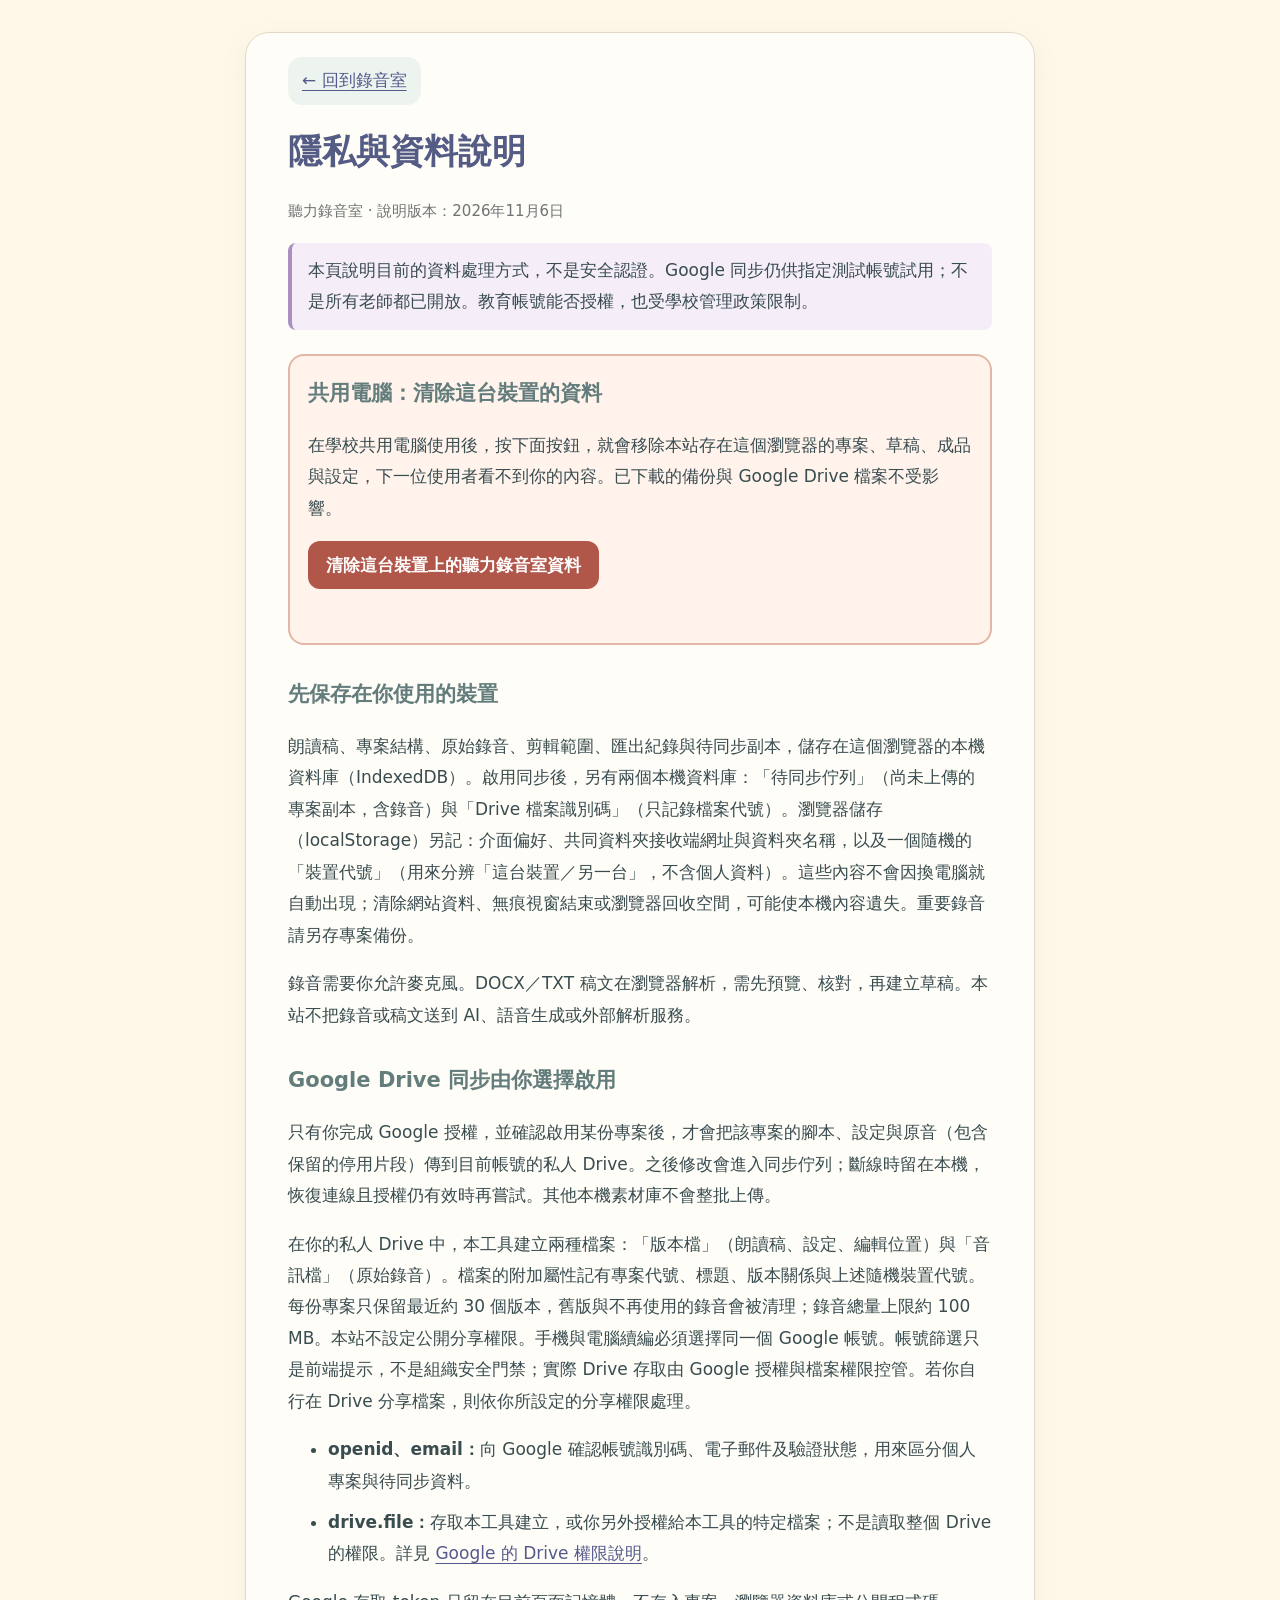
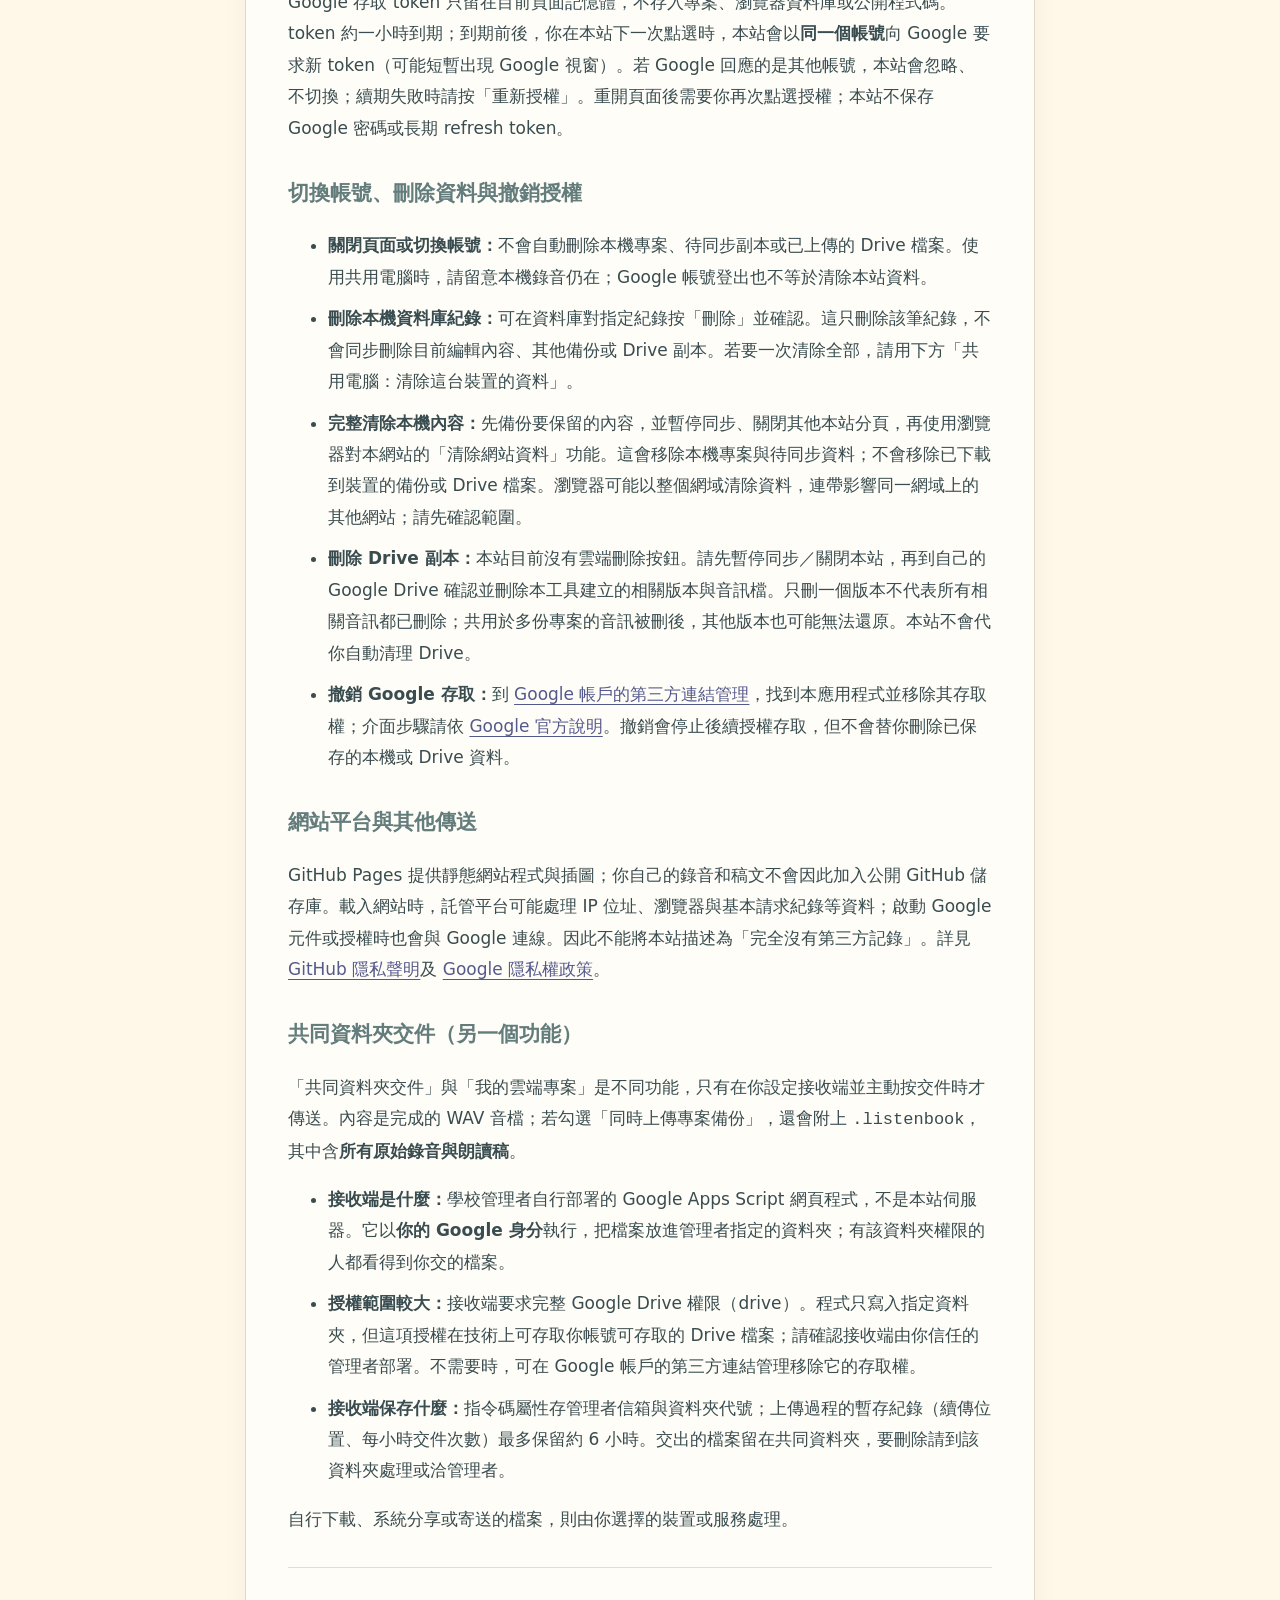
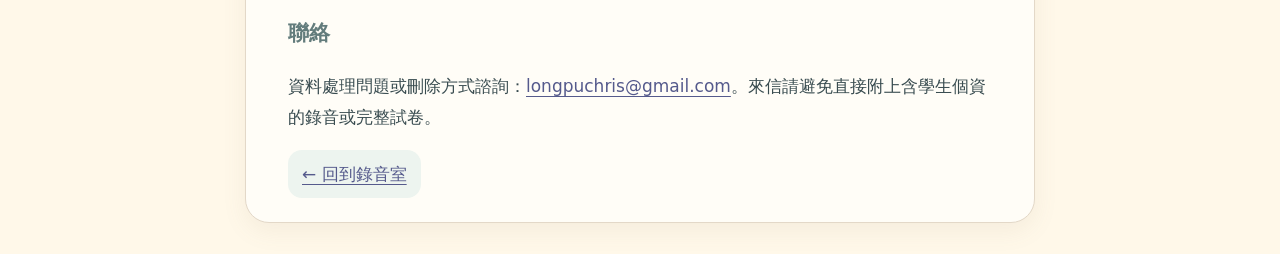
<file: privacy.html>
<!doctype html>
<html lang="zh-Hant"><head><meta charset="utf-8"><meta name="viewport" content="width=device-width,initial-scale=1,viewport-fit=cover"><meta name="referrer" content="no-referrer"><meta http-equiv="Content-Security-Policy" content="default-src 'none'; script-src 'self'; style-src 'unsafe-inline'; base-uri 'none'; form-action 'none'"><title>隱私與資料說明｜聽力錄音室</title>
<style>
*{box-sizing:border-box}body{margin:0;background:#fff8e9;color:#394c50;font:17px/1.85 system-ui,-apple-system,'Noto Sans CJK TC','Microsoft JhengHei',sans-serif}main{max-width:790px;margin:32px auto;padding:24px clamp(18px,5vw,42px);background:#fffdf7;border:1px solid #e3d8c8;border-radius:24px;box-shadow:0 8px 24px #8f755916}h1{font-size:clamp(25px,5vw,34px);line-height:1.4;color:#545b85}h2{font-size:21px;color:#637c7c;margin-top:30px}p,li{overflow-wrap:anywhere}a{color:#555a8c;text-underline-offset:4px}a:focus-visible{outline:3px solid #008c9b;outline-offset:4px;border-radius:4px}.back{display:inline-flex;align-items:center;min-height:48px;padding:6px 14px;background:#edf4ef;border-radius:14px}.note{padding:12px 16px;border-left:4px solid #aa90bf;background:#f5eef9;border-radius:8px}.date{font-size:15px;color:#6e7474}li{margin-bottom:10px}footer{margin-top:32px;padding-top:16px;border-top:1px solid #e2ddd2}@media(max-width:600px){main{margin:12px 8px;padding:18px 16px}}
.clear-box{margin:24px 0;padding:14px 18px;border:2px solid #e2b7a6;background:#fff3ec;border-radius:16px}.clear-box h2{margin-top:4px}#clearDeviceData{min-height:48px;padding:8px 18px;font:inherit;font-weight:700;color:#fff;background:#b0574a;border:0;border-radius:12px;cursor:pointer}#clearDeviceData:disabled{opacity:.6}#clearDeviceData:focus-visible{outline:3px solid #008c9b;outline-offset:3px}#clearDeviceStatus{min-height:1.85em;margin:8px 0 0;font-weight:600}
</style></head><body><main>
<a class="back" href="./">← 回到錄音室</a>
<h1>隱私與資料說明</h1><p class="date">聽力錄音室 · 說明版本：2026年11月6日</p>
<p class="note">本頁說明目前的資料處理方式，不是安全認證。Google 同步仍供指定測試帳號試用；不是所有老師都已開放。教育帳號能否授權，也受學校管理政策限制。</p>
<section class="clear-box" id="shared-computer"><h2>共用電腦：清除這台裝置的資料</h2><p>在學校共用電腦使用後，按下面按鈕，就會移除本站存在這個瀏覽器的專案、草稿、成品與設定，下一位使用者看不到你的內容。已下載的備份與 Google Drive 檔案不受影響。</p><button type="button" id="clearDeviceData">清除這台裝置上的聽力錄音室資料</button><p id="clearDeviceStatus" role="status" aria-live="polite"></p></section><h2>先保存在你使用的裝置</h2>
<p>朗讀稿、專案結構、原始錄音、剪輯範圍、匯出紀錄與待同步副本，儲存在這個瀏覽器的本機資料庫（IndexedDB）。啟用同步後，另有兩個本機資料庫：「待同步佇列」（尚未上傳的專案副本，含錄音）與「Drive 檔案識別碼」（只記錄檔案代號）。瀏覽器儲存（localStorage）另記：介面偏好、共同資料夾接收端網址與資料夾名稱，以及一個隨機的「裝置代號」（用來分辨「這台裝置／另一台」，不含個人資料）。這些內容不會因換電腦就自動出現；清除網站資料、無痕視窗結束或瀏覽器回收空間，可能使本機內容遺失。重要錄音請另存專案備份。</p>
<p>錄音需要你允許麥克風。DOCX／TXT 稿文在瀏覽器解析，需先預覽、核對，再建立草稿。本站不把錄音或稿文送到 AI、語音生成或外部解析服務。</p>
<h2>Google Drive 同步由你選擇啟用</h2>
<p>只有你完成 Google 授權，並確認啟用某份專案後，才會把該專案的腳本、設定與原音（包含保留的停用片段）傳到目前帳號的私人 Drive。之後修改會進入同步佇列；斷線時留在本機，恢復連線且授權仍有效時再嘗試。其他本機素材庫不會整批上傳。</p>
<p>在你的私人 Drive 中，本工具建立兩種檔案：「版本檔」（朗讀稿、設定、編輯位置）與「音訊檔」（原始錄音）。檔案的附加屬性記有專案代號、標題、版本關係與上述隨機裝置代號。每份專案只保留最近約 30 個版本，舊版與不再使用的錄音會被清理；錄音總量上限約 100 MB。本站不設定公開分享權限。手機與電腦續編必須選擇同一個 Google 帳號。帳號篩選只是前端提示，不是組織安全門禁；實際 Drive 存取由 Google 授權與檔案權限控管。若你自行在 Drive 分享檔案，則依你所設定的分享權限處理。</p>
<ul><li><strong>openid、email：</strong>向 Google 確認帳號識別碼、電子郵件及驗證狀態，用來區分個人專案與待同步資料。</li><li><strong>drive.file：</strong>存取本工具建立，或你另外授權給本工具的特定檔案；不是讀取整個 Drive 的權限。詳見 <a href="https://developers.google.com/workspace/drive/api/guides/api-specific-auth" rel="noreferrer">Google 的 Drive 權限說明</a>。</li></ul>
<p>Google 存取 token 只留在目前頁面記憶體，不存入專案、瀏覽器資料庫或公開程式碼。token 約一小時到期；到期前後，你在本站下一次點選時，本站會以<strong>同一個帳號</strong>向 Google 要求新 token（可能短暫出現 Google 視窗）。若 Google 回應的是其他帳號，本站會忽略、不切換；續期失敗時請按「重新授權」。重開頁面後需要你再次點選授權；本站不保存 Google 密碼或長期 refresh token。</p>
<h2>切換帳號、刪除資料與撤銷授權</h2>
<ul><li><strong>關閉頁面或切換帳號：</strong>不會自動刪除本機專案、待同步副本或已上傳的 Drive 檔案。使用共用電腦時，請留意本機錄音仍在；Google 帳號登出也不等於清除本站資料。</li><li><strong>刪除本機資料庫紀錄：</strong>可在資料庫對指定紀錄按「刪除」並確認。這只刪除該筆紀錄，不會同步刪除目前編輯內容、其他備份或 Drive 副本。若要一次清除全部，請用下方「共用電腦：清除這台裝置的資料」。</li><li><strong>完整清除本機內容：</strong>先備份要保留的內容，並暫停同步、關閉其他本站分頁，再使用瀏覽器對本網站的「清除網站資料」功能。這會移除本機專案與待同步資料；不會移除已下載到裝置的備份或 Drive 檔案。瀏覽器可能以整個網域清除資料，連帶影響同一網域上的其他網站；請先確認範圍。</li><li><strong>刪除 Drive 副本：</strong>本站目前沒有雲端刪除按鈕。請先暫停同步／關閉本站，再到自己的 Google Drive 確認並刪除本工具建立的相關版本與音訊檔。只刪一個版本不代表所有相關音訊都已刪除；共用於多份專案的音訊被刪後，其他版本也可能無法還原。本站不會代你自動清理 Drive。</li><li><strong>撤銷 Google 存取：</strong>到 <a href="https://myaccount.google.com/connections" rel="noreferrer">Google 帳戶的第三方連結管理</a>，找到本應用程式並移除其存取權；介面步驟請依 <a href="https://support.google.com/accounts/answer/13533235?hl=zh-Hant" rel="noreferrer">Google 官方說明</a>。撤銷會停止後續授權存取，但不會替你刪除已保存的本機或 Drive 資料。</li></ul>
<h2>網站平台與其他傳送</h2>
<p>GitHub Pages 提供靜態網站程式與插圖；你自己的錄音和稿文不會因此加入公開 GitHub 儲存庫。載入網站時，託管平台可能處理 IP 位址、瀏覽器與基本請求紀錄等資料；啟動 Google 元件或授權時也會與 Google 連線。因此不能將本站描述為「完全沒有第三方記錄」。詳見 <a href="https://docs.github.com/en/site-policy/privacy-policies/github-general-privacy-statement" rel="noreferrer">GitHub 隱私聲明</a>及 <a href="https://policies.google.com/privacy?hl=zh-TW" rel="noreferrer">Google 隱私權政策</a>。</p>
<h2>共同資料夾交件（另一個功能）</h2>
<p>「共同資料夾交件」與「我的雲端專案」是不同功能，只有在你設定接收端並主動按交件時才傳送。內容是完成的 WAV 音檔；若勾選「同時上傳專案備份」，還會附上 <code>.listenbook</code>，其中含<strong>所有原始錄音與朗讀稿</strong>。</p>
<ul><li><strong>接收端是什麼：</strong>學校管理者自行部署的 Google Apps Script 網頁程式，不是本站伺服器。它以<strong>你的 Google 身分</strong>執行，把檔案放進管理者指定的資料夾；有該資料夾權限的人都看得到你交的檔案。</li>
<li><strong>授權範圍較大：</strong>接收端要求完整 Google Drive 權限（drive）。程式只寫入指定資料夾，但這項授權在技術上可存取你帳號可存取的 Drive 檔案；請確認接收端由你信任的管理者部署。不需要時，可在 Google 帳戶的第三方連結管理移除它的存取權。</li>
<li><strong>接收端保存什麼：</strong>指令碼屬性存管理者信箱與資料夾代號；上傳過程的暫存紀錄（續傳位置、每小時交件次數）最多保留約 6 小時。交出的檔案留在共同資料夾，要刪除請到該資料夾處理或洽管理者。</li></ul>
<p>自行下載、系統分享或寄送的檔案，則由你選擇的裝置或服務處理。</p>
<footer><h2>聯絡</h2><p>資料處理問題或刪除方式諮詢：<a href="mailto:longpuchris@gmail.com">longpuchris@gmail.com</a>。來信請避免直接附上含學生個資的錄音或完整試卷。</p><a class="back" href="./">← 回到錄音室</a></footer>
</main><script src="privacy-clear.js?v=109"></script></body></html>
</file>
<file: style.css>
:root{--ink:#3e5049;--muted:#899087;--green:#6d897a;--green-dark:#526e5f;--sage:#e9eee4;--paper:#fffdf7;--line:#e5e4d9;--peach:#f6e6d9;--serif:'Noto Serif TC','Songti TC',serif}*{box-sizing:border-box}body{margin:0;color:var(--ink);font:14px/1.8 'Noto Sans TC',sans-serif;background-color:#f5f2e9;background-image:url("data:image/svg+xml,%3Csvg viewBox='0 0 160 160' xmlns='http://www.w3.org/2000/svg'%3E%3Cfilter id='n'%3E%3CfeTurbulence type='fractalNoise' baseFrequency='.8' numOctaves='3' stitchTiles='stitch'/%3E%3C/filter%3E%3Crect width='100%25' height='100%25' opacity='.07' filter='url(%23n)'/%3E%3C/svg%3E")}button,input,select{font:inherit}button,a,input,select{ -webkit-tap-highlight-color:transparent}button,a{touch-action:manipulation}button{cursor:pointer;color:inherit}button:disabled{opacity:.4;cursor:not-allowed}button:focus-visible,a:focus-visible,input:focus-visible,select:focus-visible,summary:focus-visible{outline:3px solid #b89563;outline-offset:3px}svg{width:22px;height:22px;fill:none;stroke:currentColor;stroke-width:1.7;stroke-linecap:round;stroke-linejoin:round;flex-shrink:0}button,a{text-decoration:none}button{border:0;background:none}input[type=checkbox]{accent-color:var(--green);width:18px;height:18px}input[type=number]{width:68px;padding:6px 8px;background:var(--paper);border:1px solid var(--line);border-radius:7px;color:var(--ink)}input[type=text],textarea{color:var(--ink)}select{border:1px solid var(--line);border-radius:6px;padding:5px;background:var(--paper);color:var(--ink)}[hidden]{display:none!important}.svg-library{position:absolute;width:0;height:0}.topbar{max-width:1280px;margin:auto;padding:25px 48px;display:flex;justify-content:space-between;align-items:center}.brand{display:flex;align-items:center;gap:12px;color:var(--ink);font:600 20px var(--serif);letter-spacing:2px}.brand small{display:block;font:9px/2.3 Georgia,serif;letter-spacing:2px;color:var(--muted)}.brand-icon{background:#dee6d6;border-radius:43% 52% 46% 40%;padding:10px 12px;transform:rotate(-5deg)}.brand-icon svg{width:27px;height:27px;vertical-align:middle}.top-actions{display:flex;align-items:center;gap:16px}.save-state{font-size:11px;color:var(--muted)}.quiet,.secondary,.primary{display:inline-flex;justify-content:center;align-items:center;gap:9px;border-radius:8px;padding:9px 14px;font-size:13px;transition:background .2s,transform .2s}.quiet:hover{background:#e8e9df}.quiet svg{width:18px;height:18px}.secondary{background:#f9f7f0;border:1px solid #dce0d4}.primary{background:var(--green);color:white;box-shadow:0 3px 0 #4b66563b;padding:12px 22px}.primary:hover{background:var(--green-dark);transform:translateY(-1px)}.icon-btn{width:38px;height:38px;display:inline-flex;align-items:center;justify-content:center;border-radius:50%;border:1px solid var(--line);font-size:24px}.icon-btn:hover{background:var(--sage)}.icon-btn svg{width:18px;height:18px}main{max-width:1160px;margin:auto;padding:0 24px}.hero{display:grid;grid-template-columns:1fr 1fr;align-items:center;min-height:330px;padding:3px 55px 28px}.eyebrow{font-size:10px;font-weight:500;letter-spacing:2px;color:#949b88}.hero .eyebrow{font-size:11px;letter-spacing:2px;display:flex;align-items:center;gap:8px}.eyebrow>span{width:7px;height:7px;border-radius:50%;background:#a4b597}.hero h1{font:600 38px/1.7 var(--serif);letter-spacing:4px;margin:15px 0}.hero h1 span{position:relative;z-index:0}.hero h1 span:before{content:'';position:absolute;bottom:3px;left:-3px;right:-4px;height:17px;border-radius:35% 15% 29% 17%;background:#dce5cf;opacity:.7;z-index:-1}.hero p{font-size:12px;line-height:2.2;color:#7f877e;margin:10px 0}.hero-note{display:flex;align-items:center;gap:8px;margin-top:20px;font:12px var(--serif);color:#84937c}.hero-note svg{width:17px;height:17px}.hero-art>svg{width:100%;height:auto;stroke:none}.book-shell{position:relative;background:var(--paper);border:1px solid #e2dfd3;border-radius:10px 15px 15px 10px;box-shadow:5px 6px 0 -1px #eae7dd,6px 7px 0 #dcd9ce,9px 12px 0 -2px #eeebe1,10px 13px 0 -2px #d8d6cc,0 20px 45px #615d4510;margin:0 6px 30px}.book-shell:before{content:'';position:absolute;left:12px;top:0;bottom:0;width:1px;background:#e9e4d6}.book-ribbon{position:absolute;top:0;right:40px;background:#b8c6a8;color:#fff;font:8px/1.5 Georgia,serif;letter-spacing:1.5px;padding:8px 15px 18px;clip-path:polygon(0 0,100% 0,100% 100%,50% 82%,0 100%)}.book-heading{padding:30px 45px 25px;display:flex;align-items:center;justify-content:space-between}.project-title{display:block;width:min(560px,90%);font:600 23px/1.7 var(--serif);color:var(--ink);border:0;background:none;margin:5px 0;padding:0;border-bottom:1px dashed transparent}.project-title:hover,.project-title:focus{border-bottom-color:#c8cebe}.book-meta{font-size:10px;color:#90978e;display:flex;gap:10px}.dot{color:#b4b6aa}.completion{position:relative;width:48px;height:48px;margin:13px 8px 0}.completion svg{width:48px;height:48px;transform:rotate(-90deg);stroke-width:2.5}.ring-bg{stroke:#eaece3}#progressRing{stroke:#91a784;stroke-dasharray:126;stroke-dashoffset:126}.completion>span{position:absolute;inset:0;display:flex;align-items:center;justify-content:center;font:18px Georgia,serif}.completion small{font-size:9px;margin-top:4px}.tabs{display:flex;border-top:1px solid var(--line);border-bottom:1px solid var(--line);padding:0 35px;gap:34px}.tabs button{position:relative;display:flex;align-items:center;gap:10px;color:#9a9f94;padding:17px 6px;font-size:12px}.tabs button svg{width:19px;height:19px}.tabs button small{font:9px Georgia,serif;margin-left:12px;color:#afb6a4}.tabs .active{color:var(--green-dark)}.tabs .active:after{position:absolute;content:'';bottom:-1px;left:0;right:0;height:3px;background:#91a780;border-radius:3px}.workspace{display:grid;grid-template-columns:215px 1fr;min-height:515px}.contents{padding:27px 20px 20px 31px;border-right:1px dashed var(--line);background:linear-gradient(90deg,#f3f3e65c,transparent)}.aside-heading{font:600 13px var(--serif);margin:0 7px 18px}.aside-heading span{display:block;color:#a3aa9b;font:8px/2.3 Georgia,serif;letter-spacing:2px}.chapter-button{width:100%;display:flex;align-items:center;gap:9px;border-radius:6px;text-align:left;padding:12px 10px;margin:5px 0;font-size:12px;color:#8a9287;position:relative}.chapter-button svg{width:17px;height:17px}.chapter-button>span{white-space:nowrap;overflow:hidden;text-overflow:ellipsis}.chapter-button .nav-count{font:9px Georgia,serif;margin-left:auto;flex-shrink:0;color:#9da792}.chapter-button.active{background:#e9edde;color:#567359}.chapter-button.active:before{content:'';position:absolute;left:-30px;height:17px;width:3px;background:#9eae8c;border-radius:2px}.add-chapter{border:1px dashed #ced6c3;display:flex;align-items:center;justify-content:center;gap:7px;border-radius:6px;width:100%;padding:10px;font-size:11px;margin-top:18px;color:#7a8c70}.add-chapter svg{width:14px;height:14px}.aside-note{text-align:center;color:#a3a88f;margin-top:32px;font:11px/1.9 var(--serif)}.aside-note svg{width:38px;height:38px;transform:rotate(-20deg);color:#a2b08e}.record-content{padding:28px 33px}.chapter-heading{display:flex;align-items:center;justify-content:space-between;margin-bottom:20px}.chapter-heading .eyebrow{font:9px Georgia,serif;letter-spacing:2px}.chapter-heading h2{font:600 21px var(--serif);margin:9px 0}.chapter-heading p{font-size:11px;color:#94998e;margin:0}.page-number{font:italic 50px Georgia,serif;color:#ecece1;margin-right:10px}.record-tools{display:flex;align-items:center;gap:14px;margin:0 0 17px;font-size:10px;color:#8c9487;flex-wrap:wrap}.record-tools>.quiet{margin-left:auto;font-size:10px;padding:5px}.switch-label{display:flex;align-items:center;gap:7px;cursor:pointer}.switch-label input{position:absolute;opacity:0;width:1px}.switch{width:28px;height:16px;background:#d6dacd;border-radius:10px;display:block;position:relative}.switch:after{content:'';position:absolute;width:12px;height:12px;top:2px;left:2px;background:white;border-radius:50%;transition:transform .2s}.switch-label input:checked+.switch{background:#96a889}.switch-label input:checked+.switch:after{transform:translateX(12px)}.switch-label input:focus-visible+.switch{outline:2px solid #9d7954}.silence-label select{font-size:10px;padding:2px}.clip-card{position:relative;border:1px solid #e3e6db;border-radius:9px;margin-bottom:13px;background:#fffefb;box-shadow:0 2px 7px #5f765106;overflow:hidden}.clip-card.recording{border-color:#cd9785;box-shadow:0 0 0 3px #e8c1ac33}.clip-card.has-audio{background:#fcfdf8}.clip-main{display:flex;gap:14px;padding:15px 16px;align-items:center}.clip-badge{width:42px;height:47px;border-radius:42% 50% 43% 46%;background:#f0e6d9;color:#a38c70;display:flex;align-items:center;justify-content:center;transform:rotate(-4deg);flex-shrink:0}.clip-badge.green{background:#e6ecdf;color:#8c9f7f}.clip-badge.blue{background:#e4eceb;color:#839d99}.clip-badge svg{width:22px;height:22px}.clip-info{flex:1;min-width:0}.clip-title{display:flex;align-items:center;gap:8px;font-size:12px;font-weight:500}.clip-title .status-tag{font-size:9px;border-radius:3px;background:#f4f1e8;color:#a29c89;padding:1px 5px;font-weight:400;white-space:nowrap}.has-audio .status-tag{background:#e7eddc;color:#849772}.clip-script{font-size:11px;color:#929788;line-height:1.9;display:block;width:100%;border:0;background:transparent;resize:vertical;min-height:25px;max-height:150px;outline-offset:1px;padding:4px 0 0}.clip-script::placeholder{color:#afb1a2}.clip-actions{display:flex;align-items:center;gap:5px}.mic-button{width:41px;height:41px;background:#e8eddf;color:#7b946e;border:1px solid #d9e1cf;border-radius:50%;display:flex;align-items:center;justify-content:center;position:relative}.mic-button:hover{background:#d9e3ce}.mic-button svg{width:21px;height:21px}.recording .mic-button{background:#eed0bf;color:#9f6557}.small-action{width:30px;height:34px;display:flex;align-items:center;justify-content:center;color:#a2aa9b;border-radius:5px}.small-action:hover{background:#eef0e5;color:#667b5c}.small-action svg{width:16px;height:16px}.clip-bottom{display:flex;align-items:center;gap:10px;border-top:1px dashed #e8e9df;padding:6px 15px;font-size:10px;color:#9fa590}.clip-bottom button{font-size:10px;color:#89947d;padding:0;display:inline-flex;align-items:center;gap:4px}.clip-bottom button svg{width:12px;height:12px}.clip-bottom .clip-time{margin-left:auto;font:10px Georgia,serif;letter-spacing:1px}.clip-editor{padding:12px 16px;border-top:1px dashed var(--line);background:#f7f8f0;font-size:11px}.clip-editor audio{display:block;width:100%;height:32px;margin:8px 0}.clip-editor label{display:inline-flex;align-items:center;gap:5px;margin:4px 8px 4px 0}.clip-editor input{font-size:11px;width:65px}.wave-line{height:15px;display:flex;align-items:center;gap:3px;margin-left:6px}.wave-line i{width:2px;height:var(--h);background:#b9c7a7;border-radius:2px}.question-label{display:flex;align-items:center;justify-content:space-between;margin:22px 0 10px;border-bottom:1px dashed var(--line);padding-bottom:6px;font:600 12px var(--serif)}.question-label .question-tools{display:flex;align-items:center;gap:7px;font:10px 'Noto Sans TC',sans-serif}.question-tools button{padding:3px;color:#8b9880}.question-tools svg{width:14px;height:14px}.chapter-controls{display:flex;gap:8px;align-items:center;flex-wrap:wrap;margin:20px 0}.chapter-controls .secondary{font-size:11px;padding:7px 10px}.chapter-controls .quiet{margin-left:auto;font-size:10px}.chapter-rename{width:100%;border:1px solid var(--line);padding:9px;border-radius:7px;margin-bottom:13px;background:var(--paper);color:var(--ink)}.tip{display:flex;align-items:flex-start;gap:9px;background:#f6f4e9;border:1px dashed #e4dfc6;border-radius:7px;padding:12px 14px;margin-top:22px;color:#aaa086}.tip svg{width:16px;height:16px;margin-top:2px}.tip p{margin:0;font-size:10px;line-height:1.9}.tip strong{font-weight:500;color:#93856d;margin-right:6px}.book-footer{display:flex;align-items:center;justify-content:space-between;border-top:1px solid var(--line);padding:17px 36px;color:#9ca48f;font:10px var(--serif)}.book-footer>span:last-child{font:italic 11px Georgia,serif;display:flex;gap:10px;align-items:center}.book-footer svg{width:18px;height:18px}.site-footer{display:flex;justify-content:space-between;padding:12px 14px 30px;font-size:9px;color:#a4a696;letter-spacing:1px}.page-intro{padding:35px 40px 22px}.page-intro h2{font:600 22px/1.7 var(--serif);margin:9px 0}.page-intro p{font-size:12px;color:#909888}.setting-grid{display:grid;grid-template-columns:repeat(3,1fr);gap:15px;padding:0 40px 20px}.setting-card{padding:20px;border:1px solid var(--line);border-radius:10px;background:#f8f8ef}.setting-card:nth-child(2n){background:#faf4ed}.setting-card:nth-child(3n){background:#edf2ec}.setting-card svg{display:block;color:#96a28c;margin-bottom:8px}.setting-card h3{font:600 14px var(--serif);margin:8px 0}.setting-card p{font-size:10px;color:#969c8b;min-height:34px}.setting-card label{font-size:12px}.setting-card input{margin-right:5px}.sequence-panel{margin:10px 40px 35px;border:1px dashed #d2d9c7;border-radius:10px;padding:20px}.sequence-panel h3{font:600 15px var(--serif);display:flex;align-items:center;gap:8px;margin:0 0 18px}.sequence-item{display:flex;align-items:center;gap:10px;padding:10px 15px;border-left:2px solid #b2bfa4;background:#f5f7ef;margin-bottom:6px;border-radius:0 5px 5px 0;font-size:12px}.sequence-item span{color:#9aa48f;font-size:10px;margin-left:auto}.sequence-round{margin:15px 0 8px;font-size:11px;color:#9e8c73}.muted{font-size:11px;color:#929987;line-height:1.9}.export-layout{display:grid;grid-template-columns:1fr 250px;gap:30px;padding:0 40px 35px}.export-main{border:1px solid var(--line);border-radius:12px;text-align:center;padding:25px;background:#f7f8f0}.export-illustration{display:flex;align-items:center;flex-direction:column;gap:9px;margin:4px 0 15px}.export-illustration svg{width:75px;height:75px;border-radius:45%;padding:15px;background:#e3e9d8;color:#889d7c;stroke-width:1.1}.export-illustration span{font:italic 12px Georgia,serif;color:#9aa38b}.export-main h3{font:600 18px var(--serif)}.export-main p{font-size:12px;color:#909884}.export-options{text-align:left;margin:20px auto;max-width:350px;display:flex;flex-direction:column;gap:14px;font-size:11px;color:#7f8c73}.export-options label{display:flex;gap:8px;align-items:center}.export-note{padding:8px;color:#8c967f}.export-note h3{font:600 16px var(--serif)}.export-note p{font-size:11px;line-height:2}.export-note h4{font:600 13px var(--serif)}.export-note hr{border:0;border-top:1px dashed var(--line);margin:25px 0}.export-note button{font-size:11px}#exportWarnings{font-size:11px;color:#ac8c6e}#exportStatus{font-size:11px;margin-top:16px}#exportResult audio{width:100%;margin:20px 0}#exportResult a{display:inline-flex}.record-dock{position:fixed;left:50%;bottom:20px;transform:translateX(-50%);z-index:20;width:min(850px,94%);padding:15px 22px;border:1px solid #d5dccb;border-radius:15px;box-shadow:0 10px 70px #394a3a33;background:#fffdf5f5;backdrop-filter:blur(10px);display:flex;flex-wrap:wrap;align-items:center;gap:12px;font-size:12px}.dock-status{display:flex;align-items:center;gap:9px;width:100%}.live-dot{width:8px;height:8px;border-radius:50%;background:#c98e7b;animation:pulse 1s ease infinite}#recordTimer{margin-left:auto;font:16px Georgia,serif}.record-dock canvas{width:130px;height:30px}.dock-actions{display:flex;gap:7px;margin-left:auto}.dock-actions button{font-size:11px;padding:8px 12px}.dock-actions svg{width:16px;height:16px}#recordTarget{max-width:220px;overflow:hidden;white-space:nowrap;text-overflow:ellipsis}dialog{border:1px solid var(--line);border-radius:14px;padding:26px;width:min(480px,94%);background:var(--paper);color:var(--ink);box-shadow:0 20px 100px #3333}dialog::backdrop{background:#35433355;backdrop-filter:blur(3px)}.dialog-top{display:flex;align-items:center;justify-content:space-between;margin-bottom:15px}.dialog-top h2{font:600 22px var(--serif)}.option-row{display:flex;align-items:center;justify-content:space-between;gap:20px;border-bottom:1px dashed var(--line);padding:17px 0;font-size:13px}.option-row small{display:block;font-size:11px;color:#909985;line-height:1.8;margin-top:4px}.option-row input{flex-shrink:0}dialog .primary{width:100%;margin-top:12px}#toast{position:fixed;bottom:25px;left:50%;transform:translate(-50%,20px);background:#4b6255;color:white;padding:12px 22px;border-radius:10px;z-index:100;box-shadow:0 4px 20px #3444;opacity:0;pointer-events:none;transition:.2s;max-width:90%;font-size:12px}#toast.show{opacity:1;transform:translate(-50%,0)}body.is-recording{padding-bottom:180px}.missing-list{max-height:120px;overflow:auto;text-align:left;margin:8px 0;padding:10px;background:#fcf3e7;border-radius:5px;font-size:10px}.delete-text{color:#b08976!important}@keyframes pulse{50%{opacity:.35}}@media(min-width:1400px){.hero{min-height:350px}}@media(max-width:850px){.topbar{padding:20px 28px}.hero{padding:10px 22px 25px;min-height:310px}.hero h1{font-size:31px;letter-spacing:2px}.hero-art{margin-left:-20px}.workspace{grid-template-columns:175px 1fr}.contents{padding:25px 13px 20px 25px}.record-content{padding:25px 22px}.chapter-button{font-size:11px}.clip-main{gap:10px;padding:12px}.clip-badge{width:32px;height:38px}.record-tools{gap:8px}.silence-label{font-size:9px}.setting-grid{padding:0 25px 20px}.export-layout{grid-template-columns:1fr 200px;padding:0 25px 30px;gap:20px}.save-state{display:none}.clip-title{flex-wrap:wrap;gap:4px}}
@media(max-width:600px){body{font-size:13px}.topbar{padding:18px 20px 8px}.brand{font-size:17px;letter-spacing:1px;gap:8px}.brand small{font-size:7px;letter-spacing:1px}.brand-icon{padding:7px 9px}.brand-icon svg{width:23px;height:23px}.top-actions{gap:7px}.top-actions .quiet{padding:7px}.top-actions .quiet span{display:none}.top-actions .icon-btn{width:32px;height:32px}.top-actions .quiet svg{width:20px;height:20px}main{padding:0 13px}.hero{grid-template-columns:1.1fr 1fr;padding:21px 10px 26px;min-height:245px;position:relative}.hero .eyebrow{font-size:8px;letter-spacing:1px;gap:5px}.hero h1{font-size:25px;letter-spacing:1px;line-height:1.7;margin:12px 0}.hero h1 span:before{height:13px}.hero p{font-size:9px;line-height:2.1;white-space:nowrap}.hero-note{font-size:9px;margin-top:15px;gap:4px;white-space:nowrap}.hero-note svg{width:13px;height:13px}.hero-art{position:relative;width:210px;margin-left:-25px;margin-top:24px}.hero-art text{display:none}.book-shell{margin:0 2px 26px;border-radius:8px}.book-shell:before{left:6px}.book-heading{padding:26px 22px 18px}.book-ribbon{right:20px;font-size:6px;padding:5px 8px 12px}.project-title{font-size:19px;max-width:245px;width:100%}.book-heading .eyebrow{font-size:8px;letter-spacing:1px}.book-meta{font-size:9px;gap:5px}.completion{margin:6px 0 0;transform:scale(.85)}.tabs{padding:0 14px;gap:0;justify-content:space-between}.tabs button{gap:6px;padding:14px 7px;font-size:11px}.tabs button small{display:none}.tabs button svg{width:17px;height:17px}.workspace{display:flex;flex-direction:column}.contents{padding:13px 14px 9px;border-right:0;border-bottom:1px dashed var(--line);background:#f4f5eb80;display:flex;align-items:center;gap:7px;overflow-x:auto;scrollbar-width:thin}.aside-heading,.aside-note{display:none}#chapterNav{display:flex;gap:5px}.chapter-button{width:auto;white-space:nowrap;padding:7px 9px;margin:0;gap:5px;font-size:10px}.chapter-button>span{max-width:115px}.chapter-button .nav-count{font-size:8px;margin-left:3px}.chapter-button svg{width:14px;height:14px}.chapter-button.active:before{display:none}.add-chapter{margin:0;padding:7px;width:31px;height:31px;flex-shrink:0;font-size:0;gap:0}.add-chapter svg{width:16px;height:16px}.record-content{padding:22px 16px}.chapter-heading{margin-bottom:18px}.chapter-heading h2{font-size:19px;margin:8px 0}.chapter-heading p{font-size:10px}.chapter-heading .eyebrow{font-size:8px}.page-number{font-size:38px;margin:0}.record-tools{font-size:9px;gap:10px}.record-tools .quiet{font-size:0;gap:0}.record-tools .quiet svg{width:16px;height:16px}.record-tools .quiet span{display:none}.silence-label select{font-size:9px}.clip-main{padding:13px 10px;gap:9px}.clip-badge{width:29px;height:35px}.clip-badge svg{width:18px;height:18px}.clip-title{font-size:11px;gap:5px}.clip-title .status-tag{font-size:8px}.clip-script{font-size:10px}.clip-actions{gap:0}.mic-button{width:36px;height:36px;margin-left:3px}.mic-button svg{width:19px;height:19px}.small-action{width:25px}.clip-bottom{font-size:9px;padding:6px 11px;gap:7px}.clip-bottom button{font-size:9px}.clip-bottom .clip-time{font-size:9px}.wave-line{gap:2px}.wave-line i:nth-child(n+15){display:none}.tip{padding:10px;gap:6px;margin-top:18px}.tip p{font-size:9px}.book-footer{padding:15px 20px;font-size:9px}.book-footer>span:last-child{display:none}.site-footer{padding:0 7px 25px;flex-direction:column;gap:6px;font-size:8px;align-items:center;letter-spacing:.7px}.page-intro{padding:25px 20px 15px}.page-intro .eyebrow{font-size:8px}.page-intro h2{font-size:20px}.page-intro p{font-size:11px}.setting-grid{grid-template-columns:1fr 1fr;gap:10px;padding:0 18px 18px}.setting-card{padding:15px}.setting-card h3{font-size:13px}.setting-card p{font-size:9px;min-height:32px}.setting-card label{font-size:11px}.setting-card input{width:55px}.sequence-panel{margin:0 18px 25px;padding:16px}.sequence-item{font-size:11px;padding:9px}.sequence-item span{font-size:9px}.export-layout{display:flex;flex-direction:column;padding:0 18px 25px}.export-main{padding:20px 14px}.export-note{padding:0 8px}.record-dock{bottom:max(10px,env(safe-area-inset-bottom));padding:13px 15px;border-radius:12px;gap:7px}.record-dock canvas{width:75px;height:25px}.dock-status{font-size:11px}#recordTarget{font-size:10px;max-width:230px}.dock-actions{width:100%;margin-top:6px}.dock-actions button{flex:1;font-size:10px;padding:10px 6px;gap:4px}.clip-editor{padding:12px;font-size:10px}.clip-editor input{width:55px}.chapter-controls .quiet{margin:0}.question-label .question-tools{gap:3px;font-size:9px}}
@media(prefers-reduced-motion:reduce){*{animation:none!important;transition:none!important}}
@media(max-width:600px){.clip-script{font-size:12px;line-height:1.8}.clip-title{font-size:12px}.clip-title .status-tag{font-size:9px}.clip-actions .mic-button{width:43px;height:43px}.clip-actions .small-action{width:31px;height:43px}.clip-bottom{padding:7px 11px;font-size:10px}.clip-bottom button{font-size:10px;min-height:28px}.record-tools{font-size:10px}.chapter-heading p{font-size:11px}.tip p{font-size:10px}.hero p{font-size:10px}.export-options{font-size:12px}.setting-card p{font-size:10px}.chapter-button{min-height:38px}.tabs button{min-height:48px}.silence-label select{font-size:10px}.hero-art{width:190px;margin-left:-23px}.hero-note{font-size:9px}}
@media(max-width:600px){.hero h1{font-size:22px;letter-spacing:.5px;width:245px;white-space:nowrap}.hero-art{margin-top:54px}.hero h1 span:before{bottom:1px}.hero{min-height:235px}}

.record-recovery{position:fixed;z-index:1000;inset:auto 12px 12px;background:#fff6df;border:2px solid #8661a4;border-radius:18px;padding:16px;max-height:65dvh;overflow:auto;box-shadow:0 4px 24px #0003}.record-recovery[hidden]{display:none}.record-recovery button{min-height:44px;margin:4px;padding:8px 14px}.record-recovery p{font-size:16px;line-height:1.5}
</file>
<file: design.css>
/* Listening Test Studio — bright watercolor collage edition */
:root{--ink:#354260;--muted:#72798b;--green:#167f8e;--green-dark:#146b79;--sage:#d7f1ed;--paper:#fffdf5;--line:#e5dfce;--coral:#ef7058;--violet:#7760ad;--yellow:#ffd15d;--aqua:#58c4c8;--serif:'Noto Serif TC','Songti TC',serif}body{background-color:#fff7e4;background-image:radial-gradient(#d9bc8750 .8px,transparent .8px),url("data:image/svg+xml,%3Csvg viewBox='0 0 160 160' xmlns='http://www.w3.org/2000/svg'%3E%3Cfilter id='n'%3E%3CfeTurbulence type='fractalNoise' baseFrequency='.8' numOctaves='3' stitchTiles='stitch'/%3E%3C/filter%3E%3Crect width='100%25' height='100%25' opacity='.05' filter='url(%23n)'/%3E%3C/svg%3E");background-size:18px 18px,160px 160px}button{font-weight:500}button:focus-visible,a:focus-visible,input:focus-visible,select:focus-visible{outline-color:#bb558e}.topbar{max-width:1320px;padding:24px 38px 12px}.brand{font-size:24px;font-weight:700;color:#3e486a;letter-spacing:2px}.brand small{color:#7b7390;font-family:'Noto Sans TC',sans-serif;font-size:9px;letter-spacing:2.5px;font-weight:500}.brand-icon{position:relative;background:#ffd15d;border:2px solid #4b5582;border-radius:38% 47% 43% 35%;box-shadow:4px 4px 0 #efa08a;padding:11px;transform:rotate(-8deg);color:#57518d}.brand-icon:after{content:'✦';position:absolute;right:-9px;top:-15px;color:#ec755e;font-size:23px}.top-actions{gap:13px}.top-actions .quiet{background:#fffdf4;border:1px solid #d5d8dd;box-shadow:2px 3px 0 #ded6be;font-size:12px;color:#4c617a}.top-actions .icon-btn{background:#e7e0f4;border:1px solid #c5b7db;color:#7964a1}.save-state{color:#6f7885;font-size:11px}.quiet:hover{background:#e5f4f0}.primary{background:#257e96;box-shadow:3px 4px 0 #173e6826;border-radius:9px 12px 9px 10px;font-weight:600}.primary:hover{background:#235f85}.secondary{border-color:#c9d5dc;background:#fffdf5}.icon-btn:hover{background:#ffdfa4}main{max-width:1240px;padding:0 28px}.hero{min-height:365px;position:relative;grid-template-columns:1fr 1fr;gap:16px;padding:28px 30px 36px}.hero-copy{z-index:2}.hero .eyebrow{display:inline-flex;background:#d9eeee;border:1px dashed #77b4bd;color:#307a8c;border-radius:6px;padding:5px 10px;font-size:11px;letter-spacing:1.7px;transform:rotate(-1deg)}.hero .eyebrow>span{background:#ed7d62}.hero h1{font-size:38px;letter-spacing:2px;line-height:1.7;margin:17px 0 12px;font-weight:700;color:#3d4767}.hero h1 span{color:#c95746}.hero h1 span:before{bottom:2px;background:#ffd15d;opacity:.9;height:20px;border-radius:23% 27% 30% 17%;transform:rotate(-3deg)}.hero p{font-size:12px;line-height:2.1;color:#6e7787;margin:0}.hero-note{font-size:12px;color:#77618e;margin-top:13px;font-weight:500}.hero-note svg{color:#dc755d;width:19px;height:19px}.hero-tags{display:flex;gap:9px;margin-top:21px;flex-wrap:wrap}.hero-tags span{font-size:10px;letter-spacing:.5px;padding:3px 10px;border-radius:4px;color:#3e6876;background:#d5eae9;transform:rotate(-2deg)}.hero-tags span:nth-child(2){color:#805e36;background:#ffe3a5;transform:rotate(2deg)}.hero-tags span:nth-child(3){color:#89607e;background:#f2d8e5;transform:rotate(-1deg)}.hero-art{position:relative;width:100%;height:330px;display:flex;align-items:center;justify-content:center;margin:0;isolation:isolate}.hero-art img{display:block;position:relative;width:100%;height:115%;object-fit:contain;z-index:1;filter:drop-shadow(0 5px 2px #453f6509)}.art-wash{position:absolute;inset:20px 5px 12px 18px;z-index:-1;background:#d6edef;border-radius:46% 38% 43% 32%;transform:rotate(-9deg);border:0}.art-wash:after{content:'';position:absolute;inset:100px -13px 0 120px;background:#ffd56a;border-radius:45% 38% 30% 41%;transform:rotate(24deg);opacity:.75;z-index:-1}.art-label{position:absolute;z-index:3;font:600 10px 'Noto Sans TC',sans-serif;letter-spacing:1.8px;box-shadow:2px 3px 0 #57516b17;padding:7px 14px;color:#785c80;border:1px solid #cbbbd9;background:#f0e5f9}.label-one{top:8px;left:34px;transform:rotate(-8deg)}.label-two{bottom:11px;right:15px;background:#ffb99e;border:1px dashed #cf8066;color:#77554d;font:italic 14px Georgia,serif;letter-spacing:.5px;transform:rotate(5deg)}.hero-star{position:absolute;z-index:4;width:28px;height:28px;stroke-width:1.5}.star-one{right:13px;top:23px;color:#e99723;transform:rotate(8deg)}.star-two{bottom:18px;left:4px;color:#8668b5}.doodle-wave{position:absolute;left:4px;top:64px;color:#e97b69;font-size:42px;transform:rotate(-25deg)}
.book-shell{border-color:#d4c9b5;border-radius:12px 19px 17px 12px;box-shadow:6px 7px 0 -1px #f4df9f,7px 8px 0 #d9c89e,11px 13px 0 -2px #ffe7bf,12px 14px 0 -2px #c8b793,0 20px 45px #4c3b6610;margin-bottom:35px}.book-shell:before{left:11px;background:#ebd9c0;z-index:1}.book-ribbon{background:#ef927d;color:#fff;font-family:'Noto Sans TC',sans-serif;font-weight:600;right:43px;letter-spacing:1.5px;transform:rotate(3deg);padding-bottom:20px}.book-heading{padding:30px 45px 25px;background:linear-gradient(100deg,#fffdf5 30%,#fff4d9);position:relative;border-radius:12px 19px 0 0}.book-heading:after{content:'';position:absolute;width:90px;height:22px;left:36%;top:-10px;transform:rotate(-4deg);background:repeating-linear-gradient(45deg,#9acfd18c 0 5px,#d9eddb8c 5px 10px);clip-path:polygon(2% 0,98% 1%,100% 20%,98% 40%,100% 55%,98% 80%,99% 100%,0 99%,2% 80%,0 60%,2% 40%,0 20%)}.book-heading .eyebrow{color:#b57d4a;letter-spacing:1px;font-size:10px}.project-title{font-size:25px;color:#3e4868;width:min(700px,95%);font-weight:700}.book-meta{font-size:11px;color:#7f8190}.completion{transform:rotate(8deg);background:#fffef7;border-radius:50%;box-shadow:2px 2px 0 #e9c764}.completion>span{color:#736498;transform:rotate(-8deg)}#progressRing{stroke:#da7b64}.ring-bg{stroke:#e4e9d8}.tabs{gap:12px;padding:14px 35px 0;border-top:1px dashed #e4d7be;background:#fffdf5;border-bottom:1px solid #dfd6c0;align-items:stretch}.tabs button{margin-bottom:-1px;padding:13px 23px 14px;border:1px solid transparent;border-bottom:0;border-radius:12px 13px 0 0;gap:10px;font-size:13px;letter-spacing:.8px;color:#858391;transition:transform .2s,background .2s}.tabs button svg{width:21px;height:21px}.tabs button small{font-size:11px;color:inherit;opacity:.6;margin-left:22px}.tabs button[data-tab=record]{background:#fff0d9;color:#9d7445}.tabs button[data-tab=arrange]{background:#e2f1e6;color:#4b857e;transform:rotate(-1deg)}.tabs button[data-tab=export]{background:#e9e2f5;color:#84679f;transform:rotate(1deg)}.tabs button.active[data-tab=record]{background:#ffd36b;color:#584d63;border-color:#ddb354}.tabs button.active[data-tab=arrange]{background:#a8dcd7;color:#375f77;border-color:#82bdb7;transform:none}.tabs button.active[data-tab=export]{background:#c9b3e7;color:#574873;border-color:#ab8dcf;transform:none}.tabs .active:after{display:none}.workspace{grid-template-columns:216px 1fr;background:#fffdf7;border-radius:0 0 10px 10px}.contents{background:#fff9e9;border-right:1px dashed #e6d8b9;padding-top:32px}.aside-heading{color:#8d6c4a;font-size:14px}.aside-heading span{font-size:8px;color:#b69571}.chapter-button{color:#6d7790;padding:13px 10px;font-size:12px;border:1px solid transparent;border-radius:8px 5px 8px 5px;transition:background .2s,transform .2s}.chapter-button svg{color:#8772a3}.chapter-button.active{background:#ffe2a0;color:#694c47;border:1px dashed #dbb46c;transform:rotate(-1deg)}.chapter-button.active:before{background:#ed8c6d;height:24px;width:4px}.chapter-button:nth-child(2).active{background:#e7daf7;border-color:#bba1d8;color:#6b5590}.chapter-button:nth-child(3).active{background:#d4f0e8;border-color:#8bc9be;color:#3c827b}.chapter-button:last-child.active{background:#f9d7e2;border-color:#dca7ba;color:#a05d78}.nav-count{color:inherit!important;opacity:.65}.add-chapter{background:#fffdf6;color:#967246;border-color:#d6b87c;padding:12px;font-size:11px}.aside-note{margin-top:33px;color:#a08a6d;font:11px/2 var(--serif)}.desk-doodle{position:relative;display:flex;align-items:center;justify-content:center;gap:8px;height:64px;margin:8px 0 15px}.desk-doodle:before{content:'';position:absolute;inset:7px 18px;background:#f9df8c;border-radius:47% 31% 45% 34%;transform:rotate(-10deg);opacity:.7}.desk-doodle svg{position:relative;width:43px;height:43px;color:#db7a68;transform:rotate(-12deg);stroke-width:1.5}.desk-doodle svg:last-child{color:#7a66ac;transform:rotate(19deg);width:32px;height:47px}.desk-doodle span{position:relative;font-size:24px;color:#54a5af;transform:translateY(-16px)}
/* Every chapter opens on its own illustrated spread. */
#recordPage{--accent:#d77850;--accent-dark:#8e553a;--tint:#fff1db;--wash:#ffe6ad;--counter:#79bec5;--soft:#fffaf1}#recordPage[data-theme=violet]{--accent:#8561b4;--accent-dark:#665080;--tint:#f0e7fb;--wash:#dcc6f0;--counter:#f4b344;--soft:#faf6ff}#recordPage[data-theme=aqua]{--accent:#258e95;--accent-dark:#356f77;--tint:#dff4ef;--wash:#b6e5da;--counter:#f2967c;--soft:#f4fbf8}#recordPage[data-theme=sunny]{--accent:#c58a22;--accent-dark:#806628;--tint:#fff4cc;--wash:#ffe091;--counter:#9a80be;--soft:#fffdf2}#recordPage[data-theme=pink]{--accent:#c36a92;--accent-dark:#8d536f;--tint:#fce5ed;--wash:#f4bfd0;--counter:#66b4c2;--soft:#fff6fa}.record-content{padding:28px 33px 30px;background:radial-gradient(ellipse at 100% 0,var(--soft),transparent 65%)}.chapter-heading{position:relative;overflow:hidden;isolation:isolate;padding:21px 24px;margin:0 0 22px;background:var(--tint);border:1px solid color-mix(in srgb,var(--accent) 30%,white);border-radius:13px 7px 21px 8px;min-height:140px;align-items:center}.chapter-heading:before{content:'';position:absolute;right:-20px;top:-36px;width:208px;height:160px;z-index:-1;transform:rotate(-17deg);background:var(--wash);border-radius:40% 37% 47% 29%;opacity:.7}.chapter-heading:after{content:'✦';position:absolute;left:53%;bottom:12px;color:var(--counter);font-size:30px;transform:rotate(15deg)}.chapter-heading>div:first-child{position:relative;z-index:2;max-width:75%}.chapter-heading .eyebrow{color:var(--accent-dark);letter-spacing:2px;font:600 9px 'Noto Sans TC',sans-serif;opacity:.8}.chapter-heading h2{font-size:23px;color:var(--accent-dark);line-height:1.6;font-weight:700;margin:7px 0}.chapter-heading p{font-size:11px;color:#747383;line-height:1.9}.chapter-art{position:absolute;right:4px;bottom:10px;width:165px;height:120px;transform:rotate(8deg);z-index:1}.chapter-art svg{width:100%;height:100%;stroke:none}.page-number{position:absolute;right:18px;top:6px;font:italic 32px Georgia,serif;color:var(--accent);opacity:.4;z-index:2}.record-tools{gap:16px;color:#787889;font-size:11px;padding:0 2px}.switch-label input:checked+.switch{background:var(--accent)}.record-tools .quiet{color:var(--accent-dark);background:var(--tint);padding:5px 9px;font-size:11px}.silence-label select{font-size:11px;border-color:#d8d5cb}.clip-card{border:1px solid #dfdce3;border-left:4px solid var(--accent);border-radius:6px 11px 10px 8px;margin-bottom:15px;background:white;box-shadow:3px 4px 0 #8e78940a}.clip-card:nth-of-type(3n+2){border-left-color:var(--counter)}.clip-main{padding:16px 17px;gap:14px}.clip-badge{background:var(--tint);color:var(--accent);width:44px;height:49px;border-radius:39% 48% 35% 45%;position:relative}.clip-badge:after{content:'';position:absolute;bottom:0;right:-2px;width:10px;height:10px;border-radius:50%;background:var(--counter);opacity:.7}.clip-badge.blue{background:#dff0f5;color:#41909f;transform:rotate(6deg)}.clip-badge.green{background:#f1e7fa;color:#9b6fb3;transform:rotate(-5deg)}.clip-title{font-size:13px;gap:9px;color:#49536a}.clip-title .status-tag{color:#988c76;background:#fcf4df;font-size:9px;padding:1px 7px;border:1px solid #eee0bd}.clip-script{font-size:12px;color:#7b7e8a;line-height:1.9}.clip-script::placeholder{color:#b5acb9}.mic-button{color:var(--accent-dark);background:var(--tint);border:1px solid color-mix(in srgb,var(--accent) 35%,white);width:46px;height:46px;box-shadow:2px 3px 0 var(--wash);border-radius:43% 48% 45% 44%}.mic-button svg{width:24px;height:24px;stroke-width:1.8}.mic-button:hover{background:var(--wash);transform:rotate(-6deg)}.small-action{color:#8c7c9c;width:34px;height:40px}.clip-bottom{padding:7px 17px;color:#9b95a3;border-top:1px dashed #e6dfe7;font-size:10px;background:#fffef9}.clip-bottom button{color:#8c7e96;font-size:10px}.clip-bottom .clip-time{color:#a498af}.clip-card.has-audio{background:#fcfffe;border-left-color:#47a497}.has-audio .status-tag{background:#dbf1e8;color:#448574;border-color:#b8ddcf}.recording.clip-card{border-color:#ed8f72}.recording .mic-button{background:#ffcfbb;color:#9f554a}.wave-line i{background:#86bfc1}.clip-editor{background:#f9f4fc}.chapter-rename{font-size:12px;border-style:dashed;background:var(--soft);border-color:var(--wash);color:var(--accent-dark)}.question-label{background:var(--tint);border:0;border-radius:8px 8px 2px 2px;padding:10px 12px;margin:24px 0 12px;color:var(--accent-dark)}.question-label>span{display:flex;align-items:center;gap:9px;font:600 13px var(--serif)}.question-number{width:26px;height:26px;display:inline-flex;align-items:center;justify-content:center;background:var(--accent);color:white;font:12px Georgia,serif;border-radius:5px;transform:rotate(-5deg)}.question-tools{color:var(--accent-dark)}.question-tools button{color:var(--accent-dark)}.question-tools select{font-size:10px}.chapter-controls .secondary{background:var(--tint);border-color:var(--wash);color:var(--accent-dark)}.tip{background:#fff7d9;border-color:#e7c979;color:#97866a;border-radius:2px 10px 10px 10px;position:relative;margin-top:28px;padding:14px}.tip:before{position:absolute;content:'';width:42px;height:13px;background:#b9dcd380;top:-7px;left:16px;transform:rotate(-7deg)}.tip svg{color:#d49a37}.tip strong{color:#a67c37}.tip p{font-size:11px}.book-footer{background:#fff8e7;font-size:10px;color:#a38a65}.book-footer>span:last-child{color:#ab8c9c}.site-footer{color:#a08b7a;font-size:9px;padding-bottom:35px}
/* Mint rhythm desk: numbered notes, clocks and contrasting sticky cards. */
#arrangePage{background:linear-gradient(150deg,#f5fcf6,#fffdf5 65%)}.page-intro{position:relative;overflow:hidden;padding:34px 42px 24px}.page-intro .eyebrow{font-size:10px;letter-spacing:2px;color:#548c8b;font-weight:600}.page-intro h2{font-size:26px;color:#366f7b;font-weight:700;margin:10px 0}.page-intro p{font-size:12px;color:#79828d}.page-decoration{position:absolute;right:30px;top:10px;width:165px;height:120px;opacity:.95;pointer-events:none}.page-decoration svg{width:100%;height:100%;stroke:none}.page-intro:has(.page-decoration) h2{max-width:75%}.page-intro:has(.page-decoration) p{max-width:72%}.setting-grid{gap:18px;padding:0 42px 23px}.setting-card{position:relative;isolation:isolate;overflow:hidden;border:1px solid #bcdcd4;border-radius:5px 14px 8px 12px;background:#e4f2d7;padding:23px 21px 22px;box-shadow:3px 4px 0 #586f5b0c}.setting-card:nth-child(2){background:#ffead0;border-color:#e8c69b;transform:rotate(1deg)}.setting-card:nth-child(3){background:#e4def7;border-color:#c9b8e1;transform:rotate(-1deg)}.setting-card:nth-child(4){background:#fff2b9;border-color:#e6cf7a;transform:rotate(-.6deg)}.setting-card:nth-child(5){background:#d9f0ef;border-color:#a9d3d5}.setting-card:nth-child(6){background:#f9dce6;border-color:#deb9ca;transform:rotate(.6deg)}.setting-card>svg{width:29px;height:29px;color:#5e8c7a;margin-bottom:14px;position:relative}.setting-card:nth-child(2)>svg{color:#bc8558}.setting-card:nth-child(3)>svg{color:#8b70ae}.setting-card:nth-child(4)>svg{color:#ab8a32}.setting-card:nth-child(5)>svg{color:#518eaa}.setting-card:nth-child(6)>svg{color:#b17a95}.setting-index{position:absolute;right:13px;top:5px;font:italic 43px Georgia,serif;opacity:.16;color:#454c7d}.setting-card:after{content:'· · ·';font-size:26px;letter-spacing:4px;position:absolute;right:14px;bottom:12px;color:#82ad9f;opacity:.6;transform:rotate(-10deg);z-index:-1}.setting-card:nth-child(2):after{content:'〰';font-size:72px;right:0;bottom:-17px;color:#d99a64;transform:rotate(-15deg)}.setting-card:nth-child(3):after{content:'A B C';font:italic 24px Georgia,serif;right:10px;bottom:15px;letter-spacing:1px;color:#a38abe}.setting-card:nth-child(4):after{content:'↻';font-size:72px;bottom:-10px;color:#dfb84b}.setting-card:nth-child(5):after{content:'♫';font-size:58px;bottom:-9px;color:#78b7c2}.setting-card:nth-child(6):after{content:'✦';font-size:55px;bottom:-5px;color:#d297b2}.setting-card h3{font-size:15px;color:#46566f}.setting-card p{font-size:11px;color:#7b8090;min-height:39px;max-width:95%}.setting-card input{font-size:18px;background:#fffdf6b0;border-color:#fffdf5;box-shadow:1px 2px 0 #71657518;color:#5f6180;width:76px;position:relative}.setting-card label{font-size:12px;color:#6c7186}.sequence-panel{margin:8px 42px 35px;border:1px solid #c2d9d4;border-radius:11px 4px 12px 8px;background:#fffefa;box-shadow:4px 5px 0 #def0e8;padding:24px}.sequence-panel h3{color:#4c7f87;font-size:16px}.sequence-panel h3 svg{color:#c89250}.sequence-round{color:#bd8b5b;font-size:11px;margin:17px 0 9px;font-weight:600}.sequence-item{border-left:3px solid #7dbdb8;background:#eef7f0;color:#62788a;padding:11px 15px;position:relative}.sequence-item:nth-child(3n){background:#fcf0de;border-left-color:#e2bb76}.sequence-item:nth-child(3n+1){background:#f3edf9;border-left-color:#ba9ace}.sequence-item span{color:#8e94a0}
/* Blue delivery room: a paper parcel and pink packing note. */
#exportPage{background:linear-gradient(150deg,#f0f8ff,#fffdf5 70%)}#exportPage .page-intro .eyebrow{color:#8680b2}#exportPage .page-intro h2{color:#556790}.export-layout{padding:0 42px 38px;grid-template-columns:1fr 270px;gap:26px}.export-main{border:1px solid #afc9e0;background:#e8f3f8;border-radius:18px 7px 15px 8px;box-shadow:5px 6px 0 #d5e4f1;position:relative;padding:27px}.export-main:before{content:'';position:absolute;top:-8px;left:40%;width:75px;height:18px;background:repeating-linear-gradient(90deg,#f4bd5dad 0 5px,#ffd88b 5px 10px);transform:rotate(4deg)}.export-illustration{margin:0 0 9px;gap:0}.export-illustration svg{width:160px;height:115px;padding:0;background:none;border-radius:0;stroke:none}.export-illustration span{font:600 9px 'Noto Sans TC',sans-serif;letter-spacing:2px;color:#6a7a9f;background:#fff4ca;border-radius:3px;padding:4px 11px;transform:rotate(-3deg)}.export-main h3{font-size:22px;color:#4f6187;margin:22px 0 8px}.export-main p{color:#788ba1;font-size:12px}.export-options{gap:17px;color:#65788b;font-size:12px;margin:22px auto}.export-options select{background:#fffdf5}.export-note{background:#fae2e9;position:relative;align-self:start;transform:rotate(1deg);border-radius:4px 7px 8px 3px;padding:23px;color:#a67185;box-shadow:3px 5px 0 #d8aec233;border:1px solid #edc3d0;margin-top:17px}.export-note:before{content:'✦';position:absolute;right:12px;top:-24px;font-size:43px;color:#d9a13a;transform:rotate(8deg)}.export-note:after{content:'✓';font-size:68px;color:#e8b9ca;position:absolute;right:10px;bottom:1px;transform:rotate(-12deg);pointer-events:none}.export-note h3{font-size:18px;line-height:1.8;color:#a25f7a;font-weight:700;margin:0 0 13px}.export-note p{font-size:12px;line-height:2;color:#987789}.export-note .secondary{background:#fff5f7;border-color:#e5b8ca;color:#a06784;position:relative;z-index:1;font-size:11px}.export-note h4{color:#ac7189}.export-note hr{border-color:#dfb4c9}.missing-list{background:#fff9e9;border:1px dashed #d9bb7f;padding:12px;color:#ac8c55;line-height:2}.export-main .primary{background:#6d72ab;box-shadow:3px 4px 0 #4e4b7e25}.export-main .primary:hover{background:#595f96}#exportStatus{color:#7085a0;font-size:12px}#exportWarnings{color:#ad844f}.record-dock{background:#fff9eaf5;border:2px solid #d29d73;box-shadow:0 10px 60px #63415828}.record-dock .primary{background:#da7a61}.record-dock .secondary{background:#f3e7f8;color:#82639f}.live-dot{background:#e27760}dialog{background:#fffdf4;border-color:#d4c4e1;box-shadow:7px 8px 0 #b5a0c144,0 20px 100px #3333}dialog h2{color:#83629f}dialog .primary{background:#866aad}#toast{background:#62628f}
@media(min-width:1400px){.hero{min-height:380px}}
@media(max-width:1000px){.topbar{padding:23px 28px 12px}.hero{padding:25px 20px 28px}.hero h1{font-size:32px;letter-spacing:1px}.hero-art{height:300px}.hero p{font-size:11px}.hero-tags{gap:6px}.hero-tags span{font-size:9px;padding:3px 8px}.workspace{grid-template-columns:185px 1fr}.record-content{padding:25px 25px}.chapter-heading{padding:21px 20px}.chapter-heading h2{font-size:21px}.chapter-art{width:145px;right:-6px;opacity:.9}.chapter-heading>div:first-child{max-width:77%}.tabs button{padding-left:18px;padding-right:18px}.export-layout{grid-template-columns:1fr 235px;gap:22px;padding:0 30px 30px}.setting-grid{padding:0 30px 20px}.page-intro{padding:30px 30px 20px}.sequence-panel{margin:10px 30px 30px}.page-intro h2{font-size:23px}.page-decoration{right:15px;width:145px}.export-note{padding:20px}}
@media(max-width:750px) and (min-width:601px){.hero h1{font-size:28px}.hero p{font-size:10px}.hero-art{height:265px}.hero-note{font-size:10px}.hero-tags span{font-size:8px}.label-one{font-size:8px;left:0}.label-two{font-size:11px;right:0}.tabs{gap:8px;padding-left:24px;padding-right:24px}.tabs button{padding-left:12px;padding-right:12px;font-size:11px}.tabs button small{margin-left:10px}.clip-main{padding:13px 11px;gap:10px}.clip-badge{width:32px;height:38px}.clip-title{font-size:12px}.mic-button{width:39px;height:39px}.clip-script{font-size:11px}.clip-actions{gap:0}.chapter-heading>div:first-child{max-width:80%}.chapter-art{opacity:.42}.chapter-heading h2{font-size:20px}.record-tools{gap:8px;font-size:10px}.setting-card{padding:18px}.setting-card h3{font-size:14px}.export-layout{grid-template-columns:1fr}.export-note{transform:none;margin-top:0}.page-intro h2{font-size:22px}.page-decoration{opacity:.5}}
@media(max-width:600px){body{background-size:17px 17px,160px 160px}.topbar{padding:20px 19px 10px}.brand{font-size:21px;letter-spacing:1px;gap:10px}.brand small{font-size:7px;letter-spacing:1.6px}.brand-icon{padding:8px;border-width:1.5px;box-shadow:3px 3px 0 #efa08a}.brand-icon svg{width:25px;height:25px}.brand-icon:after{font-size:19px;right:-9px;top:-13px}.top-actions{gap:8px}.top-actions .quiet{padding:7px;border:0;background:none;box-shadow:none}.top-actions .icon-btn{width:32px;height:32px}.top-actions .quiet span{display:none}main{padding:0 12px}.hero{display:grid;grid-template-columns:1fr;gap:0;padding:25px 14px 14px;min-height:0}.hero-copy{width:100%;position:relative}.hero .eyebrow{font-size:9px;padding:4px 8px;letter-spacing:1px}.hero h1{font-size:29px;line-height:1.65;letter-spacing:1px;width:auto;white-space:normal;margin:18px 0 10px}.hero p{font-size:11px;white-space:normal;line-height:2;max-width:100%}.hero-note{font-size:11px;gap:6px;margin-top:12px;white-space:normal}.hero-note svg{width:17px;height:17px}.hero-tags{gap:7px;margin-top:17px}.hero-tags span{font-size:9px;padding:3px 8px}.hero-art{width:100%;height:235px;margin:12px 0 8px;position:relative}.hero-art img{height:120%;width:100%;max-width:345px;object-fit:contain}.art-wash{inset:10px 12px 5px 12px}.art-wash:after{inset:70px 0 0 100px}.label-one{font-size:8px;letter-spacing:1.5px;top:9px;left:6px;padding:5px 9px}.label-two{font-size:11px;right:0;bottom:0;padding:5px 9px}.hero-star{width:23px;height:23px}.star-one{right:3px;top:24px}.star-two{bottom:14px;left:0}.doodle-wave{font-size:30px;left:0;top:62px}.book-shell{margin:6px 2px 27px;border-radius:9px 12px 10px 9px}.book-shell:before{left:6px}.book-heading{padding:29px 22px 22px;gap:10px;min-height:137px;border-radius:9px 12px 0 0}.book-heading:after{width:66px;height:17px;left:34%;top:-8px}.book-heading .eyebrow{font-size:9px;letter-spacing:.5px}.book-ribbon{font-size:6px;right:18px;letter-spacing:.8px;padding:5px 10px 13px}.project-title{font-size:21px;max-width:245px;width:100%;line-height:1.9;margin:4px 0}.book-meta{font-size:9px;gap:5px;flex-wrap:wrap;line-height:1.6}.completion{transform:scale(.9) rotate(8deg);flex-shrink:0;margin:11px 0 0}.tabs{gap:6px;padding:12px 12px 0;justify-content:space-between}.tabs button{flex:1;gap:6px;padding:11px 4px 12px;border-radius:9px 9px 0 0;font-size:11px;letter-spacing:.3px;min-height:46px;justify-content:center}.tabs button svg{width:17px;height:17px}.tabs button small{display:none}.workspace{display:flex;flex-direction:column}.contents{padding:13px 12px 11px;border:0;border-bottom:1px dashed #e5d5b2;display:flex;background:#fff9e9;gap:7px;overflow-x:auto}.chapter-button{font-size:10px;padding:7px 9px;gap:6px;min-height:38px;border-radius:7px;flex-shrink:0}.chapter-button.active{transform:none}.chapter-button>span{max-width:110px}.chapter-button svg{width:15px;height:15px}.chapter-button .nav-count{font-size:8px}.add-chapter{width:34px;height:34px;padding:7px;font-size:0;flex-shrink:0;margin:0}.aside-note{display:none}.record-content{padding:20px 15px 24px}.chapter-heading{padding:17px 16px;min-height:148px;overflow:hidden;border-radius:10px 6px 17px 6px;margin-bottom:18px}.chapter-heading>div:first-child{max-width:81%}.chapter-heading .eyebrow{font-size:8px;letter-spacing:1.5px}.chapter-heading h2{font-size:20px;line-height:1.7;margin:7px 0 5px;max-width:230px;position:relative;z-index:2}.chapter-heading p{font-size:10px;line-height:1.9;max-width:215px;position:relative;z-index:2}.chapter-heading:before{width:150px;height:140px;top:15px;right:-27px;opacity:.55}.chapter-heading:after{font-size:24px;bottom:8px;left:50%;opacity:.6}.chapter-art{right:-18px;bottom:-8px;top:auto;width:128px;height:97px;opacity:.7;transform:rotate(9deg)}.page-number{top:7px;right:14px;font-size:28px;opacity:.5}.record-tools{font-size:10px;gap:9px;flex-wrap:nowrap;padding:0}.record-tools .quiet{padding:7px;min-width:31px;font-size:0}.record-tools .quiet span{display:none}.record-tools .quiet svg{width:16px;height:16px}.silence-label{font-size:9px;white-space:nowrap}.silence-label select{font-size:10px;padding:3px}.clip-card{border-left-width:3px;margin-bottom:14px}.clip-main{padding:14px 11px;gap:9px;align-items:center}.clip-badge{width:31px;height:38px;flex-shrink:0}.clip-badge svg{width:19px;height:19px}.clip-title{font-size:12px;gap:4px;line-height:1.8}.clip-title .status-tag{font-size:8px;padding:0 5px}.clip-script{font-size:12px;line-height:1.9;margin-top:2px;padding-top:3px;min-height:30px}.clip-actions{gap:0}.mic-button,.clip-actions .mic-button{width:43px;height:43px;margin-left:4px}.mic-button svg{width:22px;height:22px}.clip-actions .small-action{width:28px;height:43px}.clip-bottom{font-size:10px;padding:6px 11px;gap:8px;min-height:36px}.clip-bottom button{min-height:25px;font-size:10px}.clip-bottom .clip-time{font-size:10px}.clip-editor{font-size:11px;padding:12px}.clip-editor input{font-size:12px}.chapter-rename{font-size:11px;padding:9px}.question-label{padding:10px 9px;gap:5px;align-items:center}.question-label>span{font-size:12px;gap:6px;white-space:nowrap}.question-number{width:23px;height:23px;font-size:11px}.question-label .question-tools{gap:1px;font-size:9px}.question-tools select{font-size:9px;padding:3px}.question-tools .small-action{width:23px}.question-tools button svg{width:13px;height:13px}.tip{padding:12px 10px;gap:6px;margin-top:23px}.tip p{font-size:10px}.book-footer{padding:15px 20px;font-size:9px;line-height:1.7}.book-footer>span:last-child{display:none}.site-footer{align-items:center;gap:7px;font-size:8px;padding:0 6px 25px;letter-spacing:.7px}.page-intro{padding:26px 20px 20px;min-height:160px}.page-intro .eyebrow{font-size:8px;letter-spacing:1.5px}.page-intro h2{font-size:22px;line-height:1.8;margin:9px 0;position:relative;z-index:2}.page-intro p{font-size:11px;line-height:1.9;position:relative;z-index:2}.page-intro:has(.page-decoration) h2{max-width:90%}.page-intro:has(.page-decoration) p{max-width:80%}.page-decoration{right:-8px;top:33px;bottom:0;width:125px;height:100px;opacity:.2}.setting-grid{grid-template-columns:1fr 1fr;gap:13px;padding:0 19px 23px}.setting-card{padding:18px 14px 18px;border-radius:5px 12px 8px 10px;min-height:194px}.setting-index{right:8px;top:5px;font-size:35px}.setting-card>svg{width:26px;height:26px;margin-bottom:12px}.setting-card h3{font-size:14px;line-height:1.7;margin:8px 0}.setting-card p{font-size:10px;min-height:39px;line-height:1.8}.setting-card input{width:58px;font-size:18px;padding:5px 8px}.setting-card label{font-size:11px}.setting-card:after{font-size:20px;right:6px;bottom:4px}.setting-card:nth-child(2):after{font-size:54px}.setting-card:nth-child(3):after{font-size:19px;right:6px;bottom:12px}.setting-card:nth-child(4):after{font-size:55px}.setting-card:nth-child(5):after{font-size:48px}.setting-card:nth-child(6):after{font-size:45px}.sequence-panel{margin:5px 19px 28px;padding:18px 14px}.sequence-panel h3{font-size:14px;gap:6px}.sequence-item{font-size:11px;padding:10px}.sequence-item span{font-size:9px}.sequence-round{font-size:10px}.export-layout{display:flex;flex-direction:column;padding:0 19px 28px;gap:28px}.export-main{padding:21px 15px;border-radius:13px 5px 12px 6px}.export-illustration svg{width:144px;height:105px}.export-illustration span{font-size:8px}.export-main h3{font-size:21px;line-height:1.7}.export-main p{font-size:11px}.export-options{font-size:11px;gap:17px}.export-options select{font-size:10px}.export-main .primary{font-size:12px;padding:12px 17px}.export-note{padding:22px;transform:rotate(.5deg);margin:0 2px;align-self:stretch}.export-note h3{font-size:18px}.export-note p{font-size:12px}.export-note .secondary{font-size:12px}.record-dock{padding:13px 15px;border-width:1.5px}.dock-actions button{font-size:10px}.clip-editor .chapter-controls{gap:6px}.clip-editor .chapter-controls .secondary{font-size:10px}.top-actions .icon-btn:hover{background:#ffdfa4}}
@media(max-width:360px){.brand{font-size:18px;gap:8px}.brand small{font-size:6px}.hero h1{font-size:26px}.hero p{font-size:10px}.hero-tags{gap:5px}.hero-tags span{font-size:8px}.hero-art{height:215px}.project-title{font-size:18px}.tabs button{font-size:10px}.record-tools{gap:6px;font-size:9px}.silence-label{font-size:8px}.setting-card{padding:15px 11px}.setting-card h3{font-size:12px}.question-label .question-tools{font-size:8px}.clip-main{gap:7px}.clip-badge{width:26px}.mic-button,.clip-actions .mic-button{width:39px;height:39px}}
/* Illustrated controls: interact with the paper, clocks and stationery. */
.book-shell{border:0;background:#fffdf4;outline:1px solid #e1d0b5}.book-heading{background:repeating-linear-gradient(0deg,transparent 0 30px,#e2cda621 30px 31px),linear-gradient(100deg,#fffdf5 30%,#fff4d9)}.contents{position:relative;background-image:repeating-linear-gradient(0deg,transparent 0 28px,#d0b89012 28px 29px)}.chapter-button{border-radius:3px 8px 8px 2px;clip-path:polygon(0 0,95% 0,100% 50%,95% 100%,0 100%);background:#f4e5ca80;margin-bottom:10px;position:relative;padding-right:15px}.chapter-button:nth-child(2){background:#e9dcf48c}.chapter-button:nth-child(3){background:#d1ece38c}.chapter-button:last-child{background:#f3d8e38c}.chapter-button.active{border:0;box-shadow:inset 0 -3px 0 #b58d5d20}.chapter-button:after{content:'';position:absolute;right:9px;top:50%;width:4px;height:4px;border-radius:50%;background:#fffdf5;transform:translateY(-50%)}.record-content{background-image:radial-gradient(ellipse at 100% 0,var(--soft),transparent 65%),repeating-linear-gradient(0deg,transparent 0 32px,#deceb516 32px 33px)}.chapter-heading{border:0;box-shadow:4px 4px 0 color-mix(in srgb,var(--wash) 45%,transparent);border-radius:23% 5% 11% 4%/8% 10% 6% 7%;outline:1px dashed color-mix(in srgb,var(--accent) 25%,transparent);outline-offset:-6px}.clip-card{border:0;overflow:visible;margin:22px 2px 21px 0;border-radius:4px 5px 9px 6px;box-shadow:2px 4px 0 #b29aac18;isolation:isolate;background:#fffef9;outline:1px solid #e7e0d9;transform:rotate(-.25deg)}.clip-card:nth-of-type(2n){transform:rotate(.25deg);margin-left:3px;margin-right:0}.clip-card:before{content:'';position:absolute;inset:0;z-index:-1;background:linear-gradient(90deg,var(--tint) 0 7px,transparent 7px),repeating-linear-gradient(0deg,transparent 0 25px,#bfaccc0c 25px 26px);border-radius:inherit}.clip-card:after{content:'';position:absolute;width:47px;height:13px;top:-7px;left:30px;background:repeating-linear-gradient(45deg,#ffd66d95 0 4px,#ffe3ad95 4px 8px);transform:rotate(-5deg);clip-path:polygon(3% 0,98% 0,100% 30%,97% 65%,100% 100%,1% 100%,3% 60%,0 35%)}.clip-card:nth-of-type(3n+2):after{background:repeating-linear-gradient(90deg,#a5d9dc9c 0 4px,#c6e8e49c 4px 8px);left:auto;right:80px;transform:rotate(4deg)}.clip-card:nth-of-type(3n):after{background:#d3bde69c;left:41%}.clip-card.recording{outline:2px solid #e9a38a}.clip-main{padding-top:20px;padding-right:12px}.clip-actions .mic-button{border:0;background:none;box-shadow:none;border-radius:0;width:65px;height:59px;padding:0;transform:rotate(2deg)}.clip-actions .mic-button svg.drawn-microphone{width:76px;height:60px;stroke:none}.clip-actions .mic-button:hover{background:none;transform:rotate(-6deg) scale(1.06)}.recording .mic-button{animation:pulse 1s ease infinite}.clip-title{background:transparent}.clip-badge{border-radius:33% 41% 46% 27%;background:var(--tint);box-shadow:1px 2px 0 var(--wash);width:39px;height:41px}.clip-badge:after{display:none}.clip-title .status-tag{border:0;background:var(--tint);color:var(--accent-dark);transform:rotate(-2deg);font-size:9px}.clip-script{border:0;border-radius:0;background:repeating-linear-gradient(transparent 0 24px,#c8bdd72b 24px 25px);line-height:25px;padding-top:2px;min-height:28px;color:#727487;caret-color:#bc7555}.clip-bottom{background:#fffdf56e;border:0;position:relative;border-top:1px dashed #dfd4df7a;border-radius:0 0 8px 6px}.clip-bottom button{background:#faf0df;padding:1px 7px;border-radius:4px;transform:rotate(-1deg)}.clip-bottom button:hover{background:#f8ddaa}.clip-bottom button:first-child svg{color:#aa8b58}.clip-editor{border:0;border-top:1px dashed #d5bcdf;background:#f8f1fb;border-radius:0 0 8px 6px}.clip-card.has-audio{background:#fffef9;outline-color:#a8cfc0}.question-label{background:none;position:relative;isolation:isolate;transform:rotate(-.25deg);margin-top:30px}.question-label:before{content:'';position:absolute;inset:0;z-index:-1;background:var(--tint);clip-path:polygon(1% 3%,99% 0,98% 98%,0 100%,2% 50%);border:0}.question-label>span{font-size:14px}.question-number{border-radius:35% 47% 34% 45%;width:30px;height:30px;font-size:15px;background:var(--accent);box-shadow:2px 2px 0 var(--wash)}.question-tools select{border:0;border-radius:4px;background:#fffefa99;padding:5px}.chapter-rename{border:0;background:linear-gradient(transparent 0 80%,var(--wash) 80% 87%,transparent 87%);border-radius:0;font:600 14px var(--serif);color:var(--accent-dark);padding:5px 10px 12px}.chapter-controls .secondary{border:0;transform:rotate(-1deg);border-radius:3px 8px 5px 7px;box-shadow:2px 3px 0 var(--wash)}.tip{border:0;outline:1px dashed #e7c979;outline-offset:-5px;transform:rotate(.4deg);box-shadow:2px 3px 0 #f0dfb5}.record-tools .quiet{border:0;transform:rotate(1deg);box-shadow:1px 2px 0 var(--wash)}
.setting-grid{gap:22px 20px}.setting-card{--dial-wash:#f7d693;--dial-fill:#a6d3b6;--dial-edge:#668a80;background:#e8f3d9;border:0;outline:1px solid #c7dac3;box-shadow:4px 6px 0 #728b6815;overflow:visible;padding:22px 18px 13px;text-align:center;transform:rotate(-1deg);border-radius:1% 3% 2% 1%/2% 1% 3% 2%;min-height:285px}.setting-card:nth-child(2){--dial-wash:#c7e2e4;--dial-fill:#f6bc82;--dial-edge:#ae7a5b;border:0;outline-color:#e8cba9;background:#ffebd2}.setting-card:nth-child(3){--dial-wash:#f7d192;--dial-fill:#c9ace0;--dial-edge:#8b6aaf;border:0;outline-color:#cbb7df;background:#e9e0f8}.setting-card:nth-child(4){--dial-wash:#cebcdf;--dial-fill:#f3d166;--dial-edge:#aa8a39;border:0;outline-color:#e5ce8b;background:#fff2bd}.setting-card:nth-child(5){--dial-wash:#fac09a;--dial-fill:#98d8d8;--dial-edge:#5b8f9c;border:0;outline-color:#a9d3d5;background:#def2ef}.setting-card:nth-child(6){--dial-wash:#c9d8ed;--dial-fill:#ecabc4;--dial-edge:#ac718c;border:0;outline-color:#e2b6c8;background:#f9e1e9}.note-pin{position:absolute;top:-8px;left:calc(50% - 26px);width:52px;height:16px;background:repeating-linear-gradient(50deg,#fff6d4bb 0 5px,#dec5e6aa 5px 9px);transform:rotate(-5deg);box-shadow:0 1px 1px #61552b10}.setting-card:nth-child(2n) .note-pin{transform:rotate(6deg);background:repeating-linear-gradient(90deg,#f6c28faa 0 5px,#ffdfa5bb 5px 9px)}.setting-index{top:8px;right:10px;font-size:31px;opacity:.2}.setting-card:after{display:none}.setting-card h3{font-size:16px;margin:4px 0 7px;position:relative;z-index:1;color:#5c627d}.setting-card p{font-size:11px;line-height:1.8;margin:0 auto;max-width:90%;min-height:34px}.painted-stepper{position:relative;height:155px;width:min(100%,210px);margin:2px auto 0}.timer-paint{position:absolute;width:100%;height:155px;inset:0;stroke:none;pointer-events:none}.dial-value{position:absolute;left:50%;top:53%;transform:translate(-50%,-50%);display:flex;align-items:baseline;gap:0;flex-direction:column;justify-content:center;min-width:75px}.setting-card .dial-value input{background:none;border:0;box-shadow:none;border-radius:0;width:83px;text-align:center;appearance:textfield;-moz-appearance:textfield;font:600 31px/1.2 Georgia,serif;padding:0;color:var(--dial-edge)}.dial-value input::-webkit-inner-spin-button,.dial-value input::-webkit-outer-spin-button{-webkit-appearance:none;margin:0}.dial-value span{font:11px 'Noto Sans TC',sans-serif;color:var(--dial-edge);align-self:center;margin-top:-1px}.dial-minus,.dial-plus{position:absolute;width:35px;height:35px;border-radius:43% 49% 45% 37%;top:60px;background:#fffdf3;color:var(--dial-edge);font:24px Georgia,serif;box-shadow:2px 3px 0 color-mix(in srgb,var(--dial-edge) 20%,transparent);border:1px solid color-mix(in srgb,var(--dial-edge) 35%,white);display:flex;align-items:center;justify-content:center;z-index:2;transition:transform .15s}.dial-minus{left:-3px;transform:rotate(-8deg)}.dial-plus{right:-3px;transform:rotate(8deg)}.dial-minus:hover,.dial-plus:hover{transform:scale(1.1);background:#fff5cb}.note-caption{display:block;margin:0 auto 2px;font:10px var(--serif);color:var(--dial-edge);opacity:.8}.sequence-panel{position:relative;border:0;border-radius:5px;background:#fffdf3;outline:1px solid #d7ccad;box-shadow:5px 6px 0 #ede3c5}.sequence-panel:before{content:'';width:63px;height:17px;background:#bfdfd3a6;transform:rotate(-5deg);position:absolute;top:-9px;left:25px}.sequence-item{border:0;border-radius:4px 9px 5px 7px;transform:rotate(-.2deg);box-shadow:1px 2px 0 #647f6b0c}.sequence-item:nth-child(2n){transform:rotate(.2deg)}.sequence-item:before{content:'♪';display:inline-block;margin-right:7px;color:#95aeb9;font:20px Georgia,serif}.sequence-round{border-bottom:1px dashed #e3d4b7;padding-bottom:5px;transform:rotate(-.4deg)}.export-main{border:0;background:#e9f3f9;outline:1px solid #b9cddd;border-radius:3% 2% 4% 1%/2% 1% 3% 2%;box-shadow:5px 7px 0 #cfdfec}.export-main:after{content:'✦';position:absolute;right:21px;top:36px;color:#f4be56;font-size:45px;transform:rotate(15deg);pointer-events:none}.export-illustration svg{width:195px;height:142px;transform:rotate(-4deg)}.export-note{border:0;outline:1px solid #e6bbce;border-radius:2px 3px 4px 2px}.assemble-button,.export-main .assemble-button{background:#fff2ce;border:1px solid #e3c290;color:#7e665a;box-shadow:3px 4px 0 #d5b8915e;padding:4px 18px 4px 7px;border-radius:4px 11px 7px 6px;transform:rotate(-1deg);gap:3px}.assemble-button svg{width:83px;height:66px;stroke:none}.assemble-button>span{font-size:13px;line-height:1.7;text-align:left}.assemble-button small{display:block;font:9px 'Noto Sans TC',sans-serif;letter-spacing:1px;color:#b19874;margin-top:2px}.export-main .assemble-button:hover{background:#ffe4a9;color:#7e665a;transform:rotate(1deg)}.download-sticker{transform:rotate(1deg);border-radius:3px 7px 5px 4px}.export-options{padding:15px;background:#fffaf0;transform:rotate(.5deg);border-radius:2px;box-shadow:2px 3px 0 #889dac15;position:relative}.export-options:before{content:'';width:38px;height:10px;position:absolute;top:-6px;left:20px;background:#d5bee299;transform:rotate(-9deg)}.export-options select{border:0;border-bottom:1px dashed #b9c6d9;background:transparent;border-radius:0}.export-main .missing-list{background:#fff9ea;transform:rotate(-.4deg);border:0;border-left:3px solid #e2c784;border-radius:0}dialog{border:0;border-radius:8px 2px 9px 3px;outline:1px solid #ccb7d8;background:repeating-linear-gradient(0deg,transparent 0 30px,#c9b5d814 30px 31px),#fffaf0}dialog:before{content:'';position:absolute;width:70px;height:18px;background:#d6bce68c;top:0;left:calc(50% - 35px);transform:rotate(-3deg)}dialog .option-row{border-color:#dbcae2}.record-dock{border-radius:5px 13px 6px 10px;border:1px solid #d7ba92;box-shadow:5px 6px 0 #caa1883d,0 10px 60px #63415828;background:#fff9eaf5}.record-dock:before{content:'';width:60px;height:14px;position:absolute;top:-7px;left:18%;background:#b7dfe3a6;transform:rotate(-5deg)}
@media(max-width:850px) and (min-width:601px){.clip-actions .mic-button{width:53px;height:51px}.clip-actions .mic-button svg.drawn-microphone{width:65px;height:53px}.setting-grid{gap:20px 16px}.setting-card{padding-left:12px;padding-right:12px}.setting-card h3{font-size:14px}.painted-stepper{height:145px}.timer-paint{height:145px}.dial-minus,.dial-plus{width:29px;height:29px;font-size:21px}.setting-card .dial-value input{width:67px;font-size:28px}.dial-value span{font-size:10px}.setting-card p{font-size:10px}}
@media(max-width:600px){.book-shell{outline-color:#e1d0b5}.chapter-button{margin-bottom:0}.chapter-button.active{border:0}.clip-card{margin-top:21px;margin-bottom:21px;outline-color:#e7e0d9}.clip-card:nth-of-type(2n){margin-left:0}.clip-card:after{width:39px;height:12px;left:22px;top:-6px}.clip-main{padding-top:18px;padding-right:7px;padding-left:10px;gap:8px}.clip-badge{width:29px;height:34px;box-shadow:1px 1px 0 var(--wash)}.clip-badge svg{width:18px;height:18px}.clip-actions .mic-button{width:53px;height:54px;margin-left:0}.clip-actions .mic-button svg.drawn-microphone{width:66px;height:54px}.clip-actions .small-action{width:25px}.clip-title{font-size:12px;gap:5px}.clip-title .status-tag{font-size:8px;padding:0 4px}.clip-script{font-size:12px;line-height:23px;background-size:auto;min-height:27px;max-height:120px}.clip-bottom{padding:6px 10px}.clip-bottom button{font-size:9px;padding:0 5px}.clip-bottom>span:not(.clip-time):not(.wave-line){font-size:9px}.clip-editor input{font-size:11px}.question-label{margin-top:27px;padding:9px 7px}.question-label>span{font-size:12px}.question-number{width:26px;height:26px;font-size:13px}.chapter-rename{font-size:13px}.chapter-controls{gap:8px}.tip{padding:13px}.setting-grid{gap:24px 16px;padding:0 19px 25px}.setting-card{min-height:260px;padding:22px 9px 12px;transform:rotate(-.5deg)}.setting-card:nth-child(2n){transform:rotate(.7deg)}.setting-card h3{font-size:14px;margin:3px 0 7px}.setting-card p{font-size:10px;min-height:38px;line-height:1.8;max-width:96%}.setting-index{font-size:25px;right:6px;top:6px}.note-pin{width:43px;height:14px;left:calc(50% - 21px);top:-7px}.painted-stepper{height:141px;width:100%;margin:2px auto 0}.timer-paint{height:141px}.dial-value{top:52%;min-width:55px}.setting-card .dial-value input{width:60px;font-size:29px;padding:0}.dial-value span{font-size:9px;margin-top:0}.dial-minus,.dial-plus{width:27px;height:29px;top:61px;font-size:19px}.dial-minus{left:-5px}.dial-plus{right:-5px}.note-caption{font-size:9px;line-height:1.8;margin-top:-4px}.setting-card:after{display:none}.sequence-panel{padding:21px 13px}.sequence-item:before{font-size:16px;margin-right:4px}.sequence-item{font-size:11px;gap:5px}.sequence-item span{font-size:9px;white-space:nowrap}.export-illustration svg{width:165px;height:122px}.export-main:after{font-size:33px;right:14px;top:31px}.export-options{font-size:11px;padding:14px 11px}.export-options label{gap:6px}.export-options select{max-width:180px;font-size:10px}.export-main .assemble-button{padding:3px 13px 3px 3px;gap:0}.assemble-button svg{width:77px;height:61px}.assemble-button>span{font-size:12px}.assemble-button small{font-size:8px}.chapter-heading{min-height:151px}.top-actions .quiet{background:none}.record-dock:before{left:22%;width:48px}.option-row strong{font-size:13px}}
@media(max-width:360px){.setting-grid{padding-left:15px;padding-right:15px;gap:22px 13px}.setting-card{padding-left:7px;padding-right:7px}.setting-card h3{font-size:13px}.setting-card p{font-size:9px}.painted-stepper{height:132px}.timer-paint{height:132px}.dial-minus,.dial-plus{width:24px;height:27px;top:56px;font-size:18px}.setting-card .dial-value input{font-size:25px;width:54px}.note-caption{font-size:8px}.clip-badge{display:none}.clip-main{gap:6px;padding-left:12px}.hero h1{font-size:27px}}
/* An original illustrated sound-making book: the Mic Club. */
.hero{position:relative;isolation:isolate;padding-top:30px;padding-bottom:42px}.hero:before{content:'';position:absolute;inset:15px -3px 12px;z-index:-2;background:linear-gradient(115deg,#fffaf0d9,#fff3d4bb);border-radius:2% 5% 3% 2%/5% 4% 7% 8%;box-shadow:2px 3px 0 #e1cba721;transform:rotate(-.4deg)}.hero:after{content:'';position:absolute;inset:21px 6px 19px;z-index:-1;border:1px dashed #e6cca45c;border-radius:2% 4% 3% 2%/5% 4% 7% 8%;pointer-events:none;transform:rotate(-.4deg)}.hero-copy{padding-left:5px}.hero h1{font-size:39px;letter-spacing:1px;line-height:1.75}.hero h1 span{display:inline-block;transform:rotate(-4deg)}.hero-tags{gap:11px}.hero-tags span{border:0;padding:5px 10px;border-radius:0;font:10px var(--serif);background:#cfe6e5;color:#407985;box-shadow:1px 2px 0 #80759d0f;clip-path:polygon(0 3%,99% 0,98% 98%,1% 100%)}.hero-tags span:nth-child(2){background:#ffe09d;color:#966d39}.hero-tags span:nth-child(3){background:#efd5e4;color:#9e6687}.hero-art{height:335px}.mascot-stage img{height:120%;width:113%;max-width:580px;object-fit:contain;position:relative;z-index:2;transform:rotate(-1deg);filter:drop-shadow(0 8px 0 #bc986912)}.mascot-stage .art-wash{background:#e5ddf1;inset:32px 5px 14px;border-radius:43% 48% 36% 47%;transform:rotate(7deg);opacity:.72}.mascot-stage .art-wash:after{background:#ffe2a3;inset:109px -10px -6px 130px;transform:rotate(-17deg)}.mascot-stage .label-one{top:4px;left:12px;background:#bee1e2;border-color:#7fb4b8;color:#457a84;z-index:4;box-shadow:2px 3px 0 #9bbed322}.mascot-stage .label-two{bottom:2px;right:10px;font-size:12px;background:#ffba9b;color:#a0624b}.hero-star.star-one{right:6px;top:40px}.hero-star.star-two{bottom:25px;left:10px}.desk-doodle{height:140px;margin:14px -7px 8px}.desk-doodle:before{inset:30px 20px 0;background:#ffe39a;opacity:.45}.desk-doodle img{position:relative;width:195px;height:150px;object-fit:contain;transform:rotate(-7deg)}.aside-note{margin-top:30px}.tip{align-items:center;padding:8px 15px 8px 2px;gap:6px;min-height:80px}.tip-friends{width:88px;height:76px;object-fit:contain;flex-shrink:0;margin-top:0;margin-left:-5px;transform:rotate(-4deg)}.tip p{font-size:11px;line-height:1.9}.packing-friends{display:block;width:195px;height:130px;object-fit:contain;margin:-14px auto 3px;transform:rotate(-5deg)}.export-note h3{margin-top:5px}.spread-edge{position:absolute;left:-15px;top:35px;bottom:20px;width:17px;border-left:2px dotted #d5b7a067;display:flex;flex-direction:column;justify-content:space-around;pointer-events:none}.spread-edge span{display:block;font-size:18px;background:#fffaf1;color:#d3a095;margin-left:-10px;text-align:center}.spread-edge span:nth-child(2){color:#ac93c2}.spread-edge span:nth-child(3){color:#7eb6b5}.record-content{position:relative}.chapter-heading{box-shadow:none;background:transparent;min-height:150px;outline:0;border-bottom:1px dashed color-mix(in srgb,var(--accent) 35%,transparent);border-radius:0;overflow:visible;padding:19px 22px 20px;margin-bottom:24px;isolation:isolate}.chapter-heading:before{left:0;right:auto;top:4px;bottom:8px;width:100%;height:auto;background:var(--tint);opacity:1;border-radius:4% 9% 3% 4%/7% 5% 8% 6%;transform:rotate(-.6deg);z-index:-1}.chapter-heading:after{left:55%;bottom:12px;color:var(--counter)}.chapter-heading h2{color:var(--accent-dark)}.chapter-art{right:9px;bottom:6px;width:168px;height:123px;transform:rotate(9deg)}.chapter-heading .page-number{top:0;right:14px}.clip-card.postcard{outline:0;background:repeating-linear-gradient(135deg,#eaa281 0 7px,#fffdf5 7px 14px,#80bdc1 14px 21px,#fffdf5 21px 28px);padding:4px;box-shadow:3px 4px 0 #e2c7ab3d}.clip-card.postcard:before{inset:4px;background:#fffdf6;border-radius:2px 3px 7px 4px;z-index:-1}.clip-card.postcard:after{top:-7px;width:45px;height:13px}.postcard .clip-bottom{background:#fffdf6;border-top:1px dashed #d7c5bb88}.postcard .clip-title .status-tag{background:#ffefd5}.clip-card.cassette-card{border:1px solid color-mix(in srgb,var(--accent) 50%,white);outline:0;background:var(--tint);border-radius:12px 13px 8px 9px;box-shadow:3px 4px 0 color-mix(in srgb,var(--accent) 12%,transparent);margin-bottom:21px;padding:7px 9px 4px;transform:rotate(-.4deg)}.clip-card.cassette-card:nth-of-type(2n){transform:rotate(.4deg)}.cassette-card:before{inset:6px;background:#fffdf3;border:1px solid color-mix(in srgb,var(--accent) 18%,white);border-radius:7px;z-index:-1}.cassette-card:after{display:none}.cassette-card .clip-main{padding:8px 4px 6px;gap:10px;align-items:center}.cassette-card .clip-script{min-height:29px;background:repeating-linear-gradient(transparent 0 24px,#c8bdd72b 24px 25px);font-size:12px}.cassette-card .clip-badge{background:var(--wash);color:var(--accent-dark);width:34px;height:37px;box-shadow:none}.cassette-card .clip-actions .mic-button{height:53px;width:62px}.cassette-card .clip-actions .mic-button svg{width:72px;height:55px}.tape-art{display:none}.cassette-card .tape-art{display:block;width:100%;height:35px;padding:0 20px;opacity:.85}.tape-art svg{width:100%;height:35px;stroke:none}.cassette-card .clip-bottom{background:transparent;border:0;padding:5px 6px 4px;font-size:9px;min-height:31px}.cassette-card .clip-bottom button{font-size:9px;background:var(--tint);min-height:22px}.cassette-card .clip-bottom .clip-time{color:var(--accent);font-size:10px}.cassette-card .clip-title{font-size:13px}.cassette-card .clip-title .status-tag{background:var(--tint)}.cassette-card .clip-editor{margin:3px -4px 0;border:0;border-radius:3px;background:var(--soft)}.clip-card.envelope-card{outline:0;background:#fce8ed;padding:10px 10px 5px;border-radius:6px;box-shadow:4px 5px 0 #d7aec63b;margin-top:26px;border:1px solid #e7bfce}.envelope-card:before{inset:8px;background:#fffdf5;clip-path:polygon(0 0,100% 0,100% 94%,50% 100%,0 94%);z-index:-1}.envelope-card:after{background:#e3c1df99;left:40%;width:65px;top:-8px;height:17px;transform:rotate(-4deg)}.envelope-card .clip-main{padding:13px 8px 21px}.envelope-card .clip-bottom{border-top:1px dashed #ddb4cb7a;background:transparent;padding:9px 7px}.envelope-card .clip-badge{background:#f2daed}.question-label{margin-top:28px}.page-intro .eyebrow{background:#e0efdc;display:inline-block;padding:4px 9px;border-radius:2px;transform:rotate(-1deg);font-size:9px}#exportPage .page-intro .eyebrow{background:#e8dff2}.page-intro h2{font-size:27px}.setting-card{box-shadow:3px 5px 0 #82927314}.note-pin{box-shadow:none}.book-footer{border-top:1px dashed #e3d2b2}.topbar{margin-bottom:6px}.art-label{border-radius:0;clip-path:polygon(0 3%,99% 0,98% 98%,1% 100%)}
@media(max-width:1000px) and (min-width:601px){.hero h1{font-size:32px}.hero-art{height:310px}.chapter-art{width:143px;height:108px;right:0}.packing-friends{width:160px;height:115px}.page-intro h2{font-size:24px}}
@media(max-width:600px){.hero{padding:25px 16px 23px;gap:0;min-height:0}.hero:before{inset:15px 2px 11px;border-radius:3% 2% 4% 2%/3% 5% 3% 5%}.hero:after{inset:22px 9px 18px}.hero-copy{padding-left:0}.hero h1{font-size:29px;line-height:1.7;letter-spacing:1px;margin-top:17px}.hero h1 span:before{height:16px;bottom:0}.hero p{font-size:11px}.hero-tags{gap:7px}.hero-tags span{font-size:9px;padding:4px 7px}.hero-art{height:245px;margin-top:15px;margin-bottom:0}.mascot-stage img{height:118%;width:112%;max-width:345px}.mascot-stage .art-wash{inset:22px 4px 12px}.mascot-stage .label-one{font-size:8px;left:0;top:10px}.mascot-stage .label-two{font-size:10px;right:-3px;bottom:5px;letter-spacing:0}.hero-star.star-one{right:0;top:30px}.hero-star.star-two{bottom:20px;left:5px}.desk-doodle{display:none}.spread-edge{left:-8px;width:12px;top:20px;bottom:20px}.spread-edge span{font-size:12px;margin-left:-7px}.chapter-heading{padding:18px 15px 21px;min-height:160px;margin-bottom:21px;overflow:hidden}.chapter-heading:before{border-radius:4% 7% 5% 3%/5% 5% 7% 6%;top:5px;bottom:8px;opacity:1}.chapter-heading h2{font-size:21px}.chapter-heading p{font-size:10px;max-width:215px}.chapter-art{width:126px;height:97px;right:-16px;bottom:-2px;opacity:.65}.chapter-heading:after{left:48%;bottom:11px}.clip-card.postcard{padding:3px;margin-bottom:23px}.postcard:before{inset:3px}.postcard .clip-main{padding-left:9px;padding-right:4px;padding-top:18px}.postcard .clip-bottom{padding-left:9px;padding-right:8px}.clip-card.cassette-card{padding:6px 7px 3px;border-radius:10px 11px 7px 8px;margin-bottom:20px}.cassette-card:before{inset:5px}.cassette-card .clip-main{padding:7px 2px 5px;gap:7px}.cassette-card .clip-badge{width:26px;height:33px}.cassette-card .clip-badge svg{width:17px;height:17px}.cassette-card .clip-title{font-size:12px}.cassette-card .clip-script{font-size:12px;line-height:23px}.cassette-card .clip-actions .mic-button{width:49px;height:49px;margin-left:0}.cassette-card .clip-actions .mic-button svg{width:59px;height:49px}.cassette-card .clip-actions .small-action{width:23px;height:40px}.cassette-card .tape-art{height:31px;padding:0 4px}.tape-art svg{height:31px}.cassette-card .clip-bottom{font-size:9px;padding:5px 3px 4px;gap:4px}.cassette-card .clip-bottom>span:not(.clip-time):not(.wave-line){font-size:8px}.cassette-card .clip-bottom button{font-size:8px;padding:1px 5px}.cassette-card .clip-bottom .clip-time{font-size:9px}.envelope-card .clip-main{padding:14px 2px 20px}.envelope-card .clip-bottom{padding:8px 2px}.tip{padding:9px 10px 9px 0;gap:3px;align-items:center;min-height:89px}.tip-friends{width:68px;height:70px;margin-left:-2px}.tip p{font-size:10px;line-height:1.9}.tip strong{font-size:10px;display:block}.packing-friends{width:177px;height:125px;margin-top:-12px;margin-bottom:1px}.export-note{margin-top:0;padding:21px 23px 22px}.export-note h3{font-size:19px}.page-intro h2{font-size:23px}.page-intro .eyebrow{font-size:8px;padding:4px 7px}.record-content{padding-left:15px;padding-right:15px}.book-shell{margin-top:17px}.book-heading:after{left:35%}.question-label>span{font-size:12px}.setting-card h3{font-size:14px}}
@media(max-width:360px){.hero h1{font-size:26px}.hero-art{height:220px}.hero p{font-size:10px}.hero-tags{gap:5px}.hero-tags span{font-size:8px}.chapter-heading h2{font-size:19px}.cassette-card .clip-badge{display:none}.cassette-card .clip-main{padding-left:5px}.cassette-card .clip-title{font-size:11px}.cassette-card .clip-bottom>span:not(.clip-time):not(.wave-line){font-size:8px}.tip-friends{width:60px}.tip p{font-size:9px}.setting-card h3{font-size:12px}}
/* The front cover is now an illustrated, functional scene — no dashboard grid. */
.worktable{position:relative;isolation:isolate;min-height:825px;margin:14px 0 26px;overflow:visible;background:transparent}.worktable:before{content:'';position:absolute;inset:35px 4px 92px;z-index:-2;background:radial-gradient(ellipse at 55% 62%,#e4eaf5 0 19%,transparent 55%),radial-gradient(ellipse at 35% 77%,#cce9e5a6 0 20%,transparent 55%),radial-gradient(ellipse at 77% 65%,#ffdeb1a6 0 17%,transparent 54%);border-radius:48% 31% 44% 36%;transform:rotate(-2deg)}.worktable:after{content:'';position:absolute;left:5%;right:3%;bottom:135px;height:58px;z-index:-1;background:#ddc4a32c;border-radius:50%;border-bottom:2px solid #c6a98444;transform:rotate(-1deg)}.scene-heading{position:absolute;top:22px;left:32px;z-index:4;transform:rotate(-2deg)}.scene-kicker{font:600 9px 'Noto Sans TC',sans-serif;letter-spacing:2.5px;color:#bc8d5b;display:inline-block;padding:4px 8px;background:#ffedc8;clip-path:polygon(0 4%,100% 0,98% 96%,2% 100%)}.scene-heading h1{font:700 34px/1.7 var(--serif);letter-spacing:3px;color:#3b4669;margin:14px 0 10px}.scene-heading h1 span{background:linear-gradient(transparent 65%,#ffc874a1 65% 90%,transparent 90%);color:#bb6953}.scene-heading p{font:11px/1.9 'Noto Sans TC',sans-serif;color:#92909b;margin:9px 0}.project-paper{position:absolute;top:60px;right:34px;width:315px;padding:22px 25px 20px;background:repeating-linear-gradient(0deg,transparent 0 27px,#b7a8c024 27px 28px),#fffdf2;transform:rotate(5deg);box-shadow:3px 5px 0 #ad8d6426;z-index:4;clip-path:polygon(1% 0,99% 1%,100% 97%,96% 99%,92% 97%,88% 99%,84% 97%,80% 99%,76% 97%,72% 99%,68% 97%,64% 99%,60% 97%,56% 99%,52% 97%,48% 99%,44% 97%,40% 99%,36% 97%,32% 99%,28% 97%,24% 99%,20% 97%,16% 99%,12% 97%,8% 99%,4% 97%,0 99%);border:1px solid #ddd0b7}.project-paper:before{content:'';position:absolute;top:-1px;left:34%;width:70px;height:15px;background:repeating-linear-gradient(45deg,#aacbce70 0 5px,#c8e2d870 5px 10px);transform:rotate(-4deg)}.project-paper>span{font:10px var(--serif);color:#a08c72}.project-paper label{display:flex;align-items:center;gap:4px;margin:8px 0}.project-paper input{border:0;background:none;width:100%;font:600 18px/1.8 var(--serif);color:#72708d;outline-offset:2px;padding:0}.project-paper svg{width:18px;height:18px;color:#d4a455;transform:rotate(-14deg)}.project-paper small{font:9px 'Noto Sans TC',sans-serif;color:#a29ca6;letter-spacing:.5px}.scene-characters{position:absolute;width:760px;height:555px;left:50%;top:172px;transform:translateX(-50%);isolation:isolate}.club-portrait{position:absolute;inset:0;width:100%;height:100%;object-fit:contain;z-index:1;pointer-events:none;filter:drop-shadow(0 8px 0 #9f79590d)}.scene-color-patch{position:absolute;inset:130px 15px 28px 20px;background:radial-gradient(ellipse,#fff4cf8c,transparent 70%);z-index:0;transform:rotate(-6deg)}.character-entrance{position:absolute;z-index:3;padding:0;border:0;background:none;color:var(--door-ink);isolation:isolate;border-radius:42% 37% 32% 34%;transition:transform .2s;cursor:pointer;touch-action:manipulation}.entrance-arrange{--door-color:#8acec6;--door-ink:#447c82;left:1%;top:33%;width:32%;height:62%;transform:rotate(-2deg)}.entrance-record{--door-color:#f8b98a;--door-ink:#a36955;left:33%;top:20%;width:34%;height:76%;transform:rotate(2deg)}.entrance-export{--door-color:#c1a3df;--door-ink:#84669f;right:0;top:0;width:31%;height:93%;transform:rotate(2deg)}.character-entrance:before{content:'';position:absolute;inset:18% 5% 13%;z-index:-1;border-radius:45% 43% 41% 37%;background:color-mix(in srgb,var(--door-color) 9%,transparent);box-shadow:0 0 22px 9px color-mix(in srgb,var(--door-color) 45%,transparent);opacity:0;transition:opacity .2s,box-shadow .2s}.character-entrance:hover:before,.character-entrance:focus-visible:before{opacity:1}.character-entrance:hover .entry-label{transform:translateY(-5px) rotate(-2deg);box-shadow:4px 7px 0 color-mix(in srgb,var(--door-color) 40%,transparent)}.character-entrance:focus-visible{outline:2px dashed var(--door-ink);outline-offset:3px}.entry-label{position:absolute;bottom:1px;left:50%;transform:translateX(-50%);width:190px;text-align:center;white-space:nowrap;padding:12px 15px;background:#fff8e8;box-shadow:3px 4px 0 #d7bca94a;border:1px solid color-mix(in srgb,var(--door-color) 60%,white);border-radius:3% 5% 4% 2%/6% 5% 8% 6%;transition:transform .2s,box-shadow .2s}.entrance-arrange .entry-label{background:#e0f3ec;transform:translateX(-50%) rotate(3deg)}.entrance-record .entry-label{background:#ffe3c8;transform:translateX(-50%) rotate(-3deg)}.entrance-export .entry-label{background:#ede1f7;transform:translateX(-50%) rotate(-2deg)}.character-entrance:hover .entry-label{transform:translateX(-50%) translateY(-5px) rotate(-2deg)}.entry-label:before{content:'';position:absolute;top:-7px;left:34%;width:50px;height:13px;background:#ffe5aa8f;transform:rotate(-6deg)}.entry-label strong{display:block;font:700 16px/1.8 var(--serif);color:var(--door-ink);letter-spacing:1px}.entry-label small{display:block;font:10px/1.8 'Noto Sans TC',sans-serif;letter-spacing:.3px;color:var(--door-ink);opacity:.75;margin-top:3px}.entry-number{position:absolute;bottom:72px;left:5%;background:#fffdf0;color:var(--door-ink);font:italic 20px Georgia,serif;border:1px solid var(--door-color);border-radius:42% 46% 41% 39%;width:37px;height:37px;display:flex;align-items:center;justify-content:center;box-shadow:2px 3px 0 #8e765d17;transform:rotate(-12deg)}.entry-done{display:none;position:absolute;right:10px;top:30%;width:40px;height:40px;background:#e9f4c8;color:#5e9972;border-radius:50%;border:2px solid #83b68a;font:24px/36px Georgia,serif;transform:rotate(-9deg);box-shadow:0 0 22px #ffe27b}.character-entrance.complete .entry-done{display:block}.character-entrance.complete:before{opacity:1;background:transparent;box-shadow:0 0 28px 10px #e1d86866}.character-entrance.complete .entry-label{border-color:#a8c983;box-shadow:0 0 18px #e7df8e8c,3px 5px 0 #c3d99e55}.character-entrance.ready:before{opacity:1;box-shadow:0 0 40px 16px #f5d77f80;animation:doorGlow 2s ease-in-out infinite}.character-entrance.ready .entry-label{background:#fff0bd;border-color:#e2bc59;box-shadow:0 0 25px #ffe69b}.scene-caption{position:absolute;bottom:95px;left:50%;transform:translateX(-50%) rotate(-2deg);font:italic 12px Georgia,serif;letter-spacing:3px;color:#b39688;white-space:nowrap}.finish-ticket{position:absolute;bottom:6px;left:50%;transform:translateX(-50%) rotate(-.7deg);display:flex;align-items:center;gap:15px;width:min(580px,90%);padding:16px 25px;background:#fffaf0;border-top:1px dashed #d9bfa0;border-bottom:1px dashed #d9bfa0;box-shadow:3px 4px 0 #ddc8a626;clip-path:polygon(0 5%,98% 0,100% 20%,98% 40%,100% 60%,98% 80%,100% 100%,1% 97%,0 80%,2% 60%,0 40%,2% 20%);color:#a28b78}.ticket-star{font-size:35px;color:#d8b67b;transform:rotate(-8deg)}.finish-ticket strong{font:600 13px/1.8 var(--serif);color:#978573}.finish-ticket p{font-size:10px;line-height:1.8;margin:4px 0 0;color:#b09c88}.finish-ticket>button{width:42px;height:42px;border:1px solid #d3b5d0;border-radius:45%;display:flex;align-items:center;justify-content:center;background:#eedcef;flex-shrink:0;margin-left:auto;color:#977699}.finish-ticket.ready{background:#fff3c7;border-color:#dfb45f;box-shadow:0 0 30px #f7d67c6e}.finish-ticket.ready strong{color:#ad783d}.finish-ticket.ready .ticket-star{color:#e4aa33}.worktable.all-ready .club-portrait{filter:drop-shadow(0 0 18px #ffe18c4d)}.room-return{display:flex;align-items:center;justify-content:space-between;padding:16px 35px 10px;background:#fffaf0;border-radius:10px 12px 0 0;position:relative;border-bottom:1px dashed #e4d3b5}.room-return>button{display:flex;gap:8px;align-items:center;font-size:11px;color:#ad8462;padding:6px 12px;background:#faebd2;border-radius:5px 10px 6px 7px;transform:rotate(-1deg)}.room-return>button span{font:22px Georgia,serif}.room-return>span{font:11px var(--serif);color:#a79589;letter-spacing:1px}.tabs{display:none}.book-ribbon{top:56px}.book-heading{padding-top:27px}.book-heading:after{top:0}.rhythm-confirm{text-align:center;padding:0 30px 30px}.rhythm-confirm button{background:#76a599;color:#fffef5;border:1px solid #588c81;transform:rotate(-1deg);box-shadow:3px 4px 0 #c0d9c4;font-size:13px;padding:13px 24px}.rhythm-confirm button small{display:block;font-size:9px;opacity:.7;margin-top:4px;letter-spacing:1px}.rhythm-confirm>p{font-size:10px;color:#93a495;margin-top:13px}.desk-doodle{border:0;background:none;width:100%;cursor:pointer}.desk-doodle:hover img{transform:rotate(-3deg) scale(1.06)}.tip-guide{padding:0;background:none;border:0;flex-shrink:0;width:88px;position:relative}.tip-guide:hover img{transform:rotate(3deg) scale(1.08)}.packing-guide{display:block;position:relative;padding:0;margin:-5px auto 11px;max-width:100%;border:0;background:none;cursor:pointer}.packing-guide .packing-friends{margin:0 auto;transition:transform .2s}.packing-guide small{display:block;font-size:9px;color:#b37e95;margin-top:-2px;transform:rotate(-2deg);text-align:center}.packing-guide:hover img{transform:rotate(0) scale(1.04)}.topbar{border:0}.site-footer{margin-top:5px}.worktable~.book-shell[hidden]{display:none!important}@keyframes doorGlow{50%{box-shadow:0 0 26px 8px #f5d77f4d}}
@media(max-width:1000px) and (min-width:601px){.scene-heading{left:20px}.scene-heading h1{font-size:30px}.project-paper{right:20px;width:270px;top:55px;padding:20px}.project-paper input{font-size:16px}.worktable{min-height:800px}.scene-characters{width:660px;height:515px;top:178px}.entry-label{width:173px;padding:11px 10px}.entry-label strong{font-size:15px}.entry-label small{font-size:9px}.scene-caption{bottom:99px}}
@media(max-width:750px) and (min-width:601px){.scene-heading h1{font-size:26px}.scene-heading p{font-size:10px}.scene-heading{left:13px;top:22px}.project-paper{width:240px;right:10px;top:60px;padding:20px 16px}.project-paper input{font-size:14px}.scene-characters{width:570px;height:465px;top:205px}.worktable{min-height:780px}.entry-label{width:157px;padding:10px 8px}.entry-label strong{font-size:14px}.entry-label small{font-size:8px}.entry-number{bottom:66px;width:33px;height:33px;font-size:17px}.room-return{padding-left:25px;padding-right:25px}}
@media(max-width:600px){.worktable{min-height:810px;margin-top:8px;margin-bottom:20px;overflow:visible}.worktable:before{inset:226px 0 126px;border-radius:40% 30% 47% 37%;background:radial-gradient(ellipse at 49% 56%,#e4e6f1 0 24%,transparent 68%),radial-gradient(ellipse at 25% 73%,#d7e9d8 0 25%,transparent 65%),radial-gradient(ellipse at 78% 76%,#ffdeb4a8 0 20%,transparent 65%)}.worktable:after{left:0;right:0;bottom:148px;height:30px}.scene-heading{top:9px;left:19px;transform:rotate(-2deg)}.scene-kicker{font-size:8px;letter-spacing:1.8px;padding:3px 7px}.scene-heading h1{font-size:28px;letter-spacing:2px;line-height:1.65;margin:10px 0 8px}.scene-heading p{font-size:10px;line-height:1.9;margin:7px 0}.project-paper{top:192px;right:22px;width:calc(100% - 50px);padding:18px 23px 18px;transform:rotate(3deg);box-shadow:2px 3px 0 #ad8d6426}.project-paper>span{font-size:9px}.project-paper input{font-size:17px;line-height:1.7}.project-paper label{margin:6px 0}.project-paper small{font-size:9px}.scene-characters{width:calc(100% + 6px);height:325px;top:340px;left:50%;transform:translateX(-50%)}.club-portrait{object-fit:contain;width:100%;height:100%}.scene-color-patch{inset:80px 0 20px}.entrance-arrange{left:0;top:33%;width:33%;height:67%}.entrance-record{left:33%;top:20%;width:34%;height:80%}.entrance-export{right:0;top:1%;width:31%;height:98%}.entry-label{width:110px;max-width:none;padding:8px 5px;bottom:-3px;border-radius:4px}.entry-label strong{font-size:11px;line-height:1.7;letter-spacing:.2px}.entry-label small{font-size:8px;line-height:1.7;letter-spacing:0;margin-top:2px;white-space:normal;min-height:13px}.entry-label:before{width:32px;height:10px;top:-5px;left:33%}.entry-number{bottom:56px;left:5%;width:26px;height:26px;font-size:14px;box-shadow:1px 2px 0 #9c886321}.entry-done{width:27px;height:27px;font-size:18px;line-height:23px;right:-1px;top:24%;border-width:1.5px}.entrance-arrange .entry-label{transform:translateX(-50%) rotate(3deg)}.entrance-record .entry-label{transform:translateX(-50%) rotate(-3deg)}.entrance-export .entry-label{transform:translateX(-50%) rotate(-2deg)}.character-entrance:hover .entry-label{transform:translateX(-50%) translateY(-3px) rotate(-2deg)}.character-entrance:before{inset:12% 2% 14%;box-shadow:0 0 15px 6px var(--door-color)}.character-entrance.complete:before{box-shadow:0 0 19px 6px #ddd47b6b}.scene-caption{bottom:110px;font-size:9px;letter-spacing:2px}.finish-ticket{bottom:10px;width:calc(100% - 20px);padding:13px 15px;gap:10px}.ticket-star{font-size:26px}.finish-ticket strong{font-size:11px}.finish-ticket p{font-size:8px;line-height:1.9;margin-top:3px}.finish-ticket>button{width:34px;height:34px}.finish-ticket>button svg{width:18px;height:18px}.room-return{padding:13px 17px 11px;gap:8px}.room-return>button{font-size:10px;padding:5px 8px;gap:5px}.room-return>button span{font-size:19px}.room-return>span{font-size:9px;letter-spacing:.3px;text-align:right}.book-ribbon{top:54px;right:18px;font-size:6px}.book-heading{padding-top:24px}.book-heading:after{top:0;width:55px;height:13px}.book-shell{margin-top:14px}.tabs{display:none}.rhythm-confirm{padding:0 20px 26px}.rhythm-confirm button{padding:12px 20px;font-size:12px}.rhythm-confirm button small{font-size:9px}.rhythm-confirm>p{font-size:9px;line-height:1.8}.tip-guide{width:68px}.packing-guide{margin:0 auto 14px}.packing-guide small{font-size:9px}.site-footer{padding-top:0}.worktable.all-ready .club-portrait{filter:drop-shadow(0 0 10px #ffdc7a63)}}
@media(max-width:360px){.scene-heading{left:13px}.scene-heading h1{font-size:26px}.scene-heading p{font-size:9px}.project-paper{right:16px;width:calc(100% - 38px)}.project-paper input{font-size:16px}.scene-characters{height:295px;top:346px;width:100%}.entry-label{width:99px;padding:7px 4px}.entry-label strong{font-size:10px}.entry-label small{font-size:7px}.entry-number{bottom:52px;width:24px;height:24px;font-size:13px}.worktable{min-height:780px}.scene-caption{bottom:110px;font-size:8px;letter-spacing:1.7px}.finish-ticket strong{font-size:10px}.finish-ticket p{font-size:8px}.room-return>span{font-size:8px}}
/* The rhythm room is a wall of instruments, not a grid of form panels. */
#arrangePage{background:radial-gradient(#9db8aa26 .7px,transparent .7px),linear-gradient(150deg,#f2f8ed,#fffaf0);background-size:17px 17px,100% 100%}.setting-grid{position:relative;background:repeating-linear-gradient(0deg,transparent 0 291px,#cdb49333 292px,#cdb49333 295px,transparent 296px 304px);gap:20px 25px;padding-top:8px}.setting-card,.setting-card:nth-child(n){outline:0!important;border:0!important;background:none!important;box-shadow:none!important;min-height:275px;position:relative;overflow:visible}.setting-card h3{display:inline-block;padding:5px 12px;background:#fff4d9;clip-path:polygon(0 6%,98% 0,100% 96%,2% 100%);font-size:16px;color:var(--dial-edge);box-shadow:1px 2px 0 #baa98712;margin-bottom:9px}.setting-card:nth-child(2) h3{background:#ffe5cc}.setting-card:nth-child(3) h3{background:#e8d9f6}.setting-card:nth-child(4) h3{background:#ffeab0}.setting-card:nth-child(5) h3{background:#d4efeb}.setting-card:nth-child(6) h3{background:#f7dce8}.setting-card .note-pin{width:9px;height:9px;left:calc(50% - 4px);top:0;background:#b08c6e!important;border-radius:50%;transform:none;box-shadow:1px 2px 0 #bca07f33}.setting-card .note-pin:after{content:'';width:1px;height:20px;background:#c7b394;position:absolute;top:9px;left:4px;transform:rotate(-5deg)}.setting-index{font-size:24px;right:24px;top:17px;color:var(--dial-edge);opacity:.3}.painted-stepper{height:158px;margin:0 auto}.timer-paint{height:158px}.setting-card p{color:#8d8e93;font-size:10px;min-height:30px}.dial-value{top:53%}.note-caption{font-size:10px}.sequence-panel{background:repeating-linear-gradient(0deg,transparent 0 30px,#d6c4b41a 30px 31px),#fffdf2;outline:none;border-left:3px solid #d9c6a1;border-radius:2px 5px 4px 1px}.export-main{background:repeating-linear-gradient(0deg,transparent 0 30px,#9fb2c91a 30px 31px),#fffdf1;border:0;outline:1px solid #d0c7b5;border-radius:2px 5px 7px 2px;box-shadow:6px 7px 0 #d2ddec73}.export-main .export-options{background:#f4e8f4b3}.export-main .missing-list{background:#fff1d58c}.export-main .assemble-button{box-shadow:4px 4px 0 #ddc5a4}.export-note{background:#f9dee8;box-shadow:4px 5px 0 #d7a5bb26}.book-heading .eyebrow{font-size:9px}.room-return>button{font-weight:500}.page-decoration{display:none}.chapter-art svg{pointer-events:none}.scene-caption{bottom:103px}
@media(max-width:600px){.setting-grid{gap:20px 15px;padding-top:7px;background:repeating-linear-gradient(0deg,transparent 0 256px,#cdb49333 257px,#cdb49333 260px,transparent 261px 277px)}.setting-card,.setting-card:nth-child(n){min-height:257px;padding-top:21px;padding-bottom:8px}.setting-card h3{font-size:14px;padding:4px 8px;max-width:100%;white-space:nowrap}.setting-card p{font-size:10px;min-height:37px;max-width:100%}.setting-index{font-size:19px;top:14px;right:5px}.setting-card .note-pin{top:-2px;width:7px;height:7px}.setting-card .note-pin:after{left:3px;top:7px;height:17px}.painted-stepper{height:141px}.timer-paint{height:141px}.note-caption{font-size:9px}.scene-caption{bottom:110px}.export-main .export-options{font-size:11px}.export-main{border-radius:3px}.page-intro{min-height:0}.page-intro:has(.page-decoration) h2,.page-intro:has(.page-decoration) p{max-width:100%}}
.chapter-art{padding:0;background:none;border:0;cursor:pointer;transition:transform .2s;touch-action:manipulation}.chapter-art:hover{transform:rotate(3deg) scale(1.07)}.chapter-art:focus-visible{outline:2px dashed var(--accent);outline-offset:-4px;border-radius:45%}.clip-badge{cursor:pointer;border:0;padding:0;transition:transform .2s}.clip-badge:hover{transform:rotate(-7deg) scale(1.08)}.tape-art{background:none;border:0;padding-top:0;padding-bottom:0;cursor:pointer}.tape-art:hover{opacity:1;filter:saturate(1.4)}.parcel-entry{display:flex;margin:0 auto 15px;cursor:pointer;border:0;background:none;padding:0;max-width:100%;transition:transform .2s}.parcel-entry:hover{transform:rotate(3deg) scale(1.03)}.parcel-entry>span{pointer-events:none}.room-return>button:hover{background:#f5dbb5}.entry-label small{font-weight:500}.character-entrance.complete .entry-label small{color:#5f8e5f}.character-entrance.complete .entry-number{background:#e9f4d5;color:#749565;border-color:#b4cc97}
.chapter-button.chapter-complete{box-shadow:0 0 12px #e4d98888,inset 0 -2px 0 #92bfa526;color:#628d74}.chapter-button.chapter-complete .nav-count{color:#6a9b75!important}.chapter-button.chapter-complete:before{content:'✓';position:static;display:inline-block;width:auto;height:auto;background:none;font:13px Georgia,serif;color:#71a77c;margin-right:-4px}.rhythm-missing{margin:14px auto 5px;max-width:310px}.rhythm-missing button{padding:9px 13px;background:#e0f0e3;color:#72937f;border:1px dashed #a1c7ab;transform:rotate(-1deg);font-size:11px;border-radius:4px}.export-ready .parcel-entry svg{filter:drop-shadow(0 0 12px #f4d7757a)}.export-ready .assemble-button{box-shadow:0 0 20px #ffe3977a,4px 4px 0 #ddc5a4}
/* v3: alternating opening postcards, character dialogue and a waveform paper strip. */
.intro-routing{padding:13px 15px 14px;margin:2px 0 26px;background:#fff1d5;color:#b18a60;border-radius:2px 9px 4px 7px;transform:rotate(-.4deg);font:12px/2 var(--serif);border-bottom:1px dashed #dfbc89}.intro-routing>span{display:inline-block;padding:1px 8px;background:#d6e9ee;color:#5f8a9a;border-radius:4px;margin:0 3px;font:600 11px/1.9 'Noto Sans TC',sans-serif}.intro-routing>span:nth-of-type(2n){background:#f5d9d0;color:#ac7c65}.intro-routing small{display:block;font:10px/1.9 'Noto Sans TC',sans-serif;color:#a18f79;margin-top:5px}.intro-segment{margin:0 0 24px;position:relative}.intro-segment-tools{display:flex;align-items:center;gap:7px;padding:7px 3px 0;color:#a88b6c;margin-bottom:4px}.segment-number{font:italic 16px Georgia,serif;color:#bda486;margin-right:3px}.intro-segment-tools select{font-size:10px;border:0;background:#f4e3cf;padding:4px 6px;color:#9d7857;border-radius:3px;max-width:105px}.intro-segment-tools>input{border:0;background:transparent;font:11px var(--serif);color:#a88b6c;min-width:40px;max-width:200px;flex:1;border-bottom:1px dashed #dfc7ac;padding:5px}.intro-segment-tools>div{display:flex;gap:0;margin-left:auto}.intro-segment-tools .small-action{width:29px;height:28px;color:#a99281}.intro-segment-tools button[data-action=upIntro] svg{transform:rotate(-90deg)}.intro-segment-tools button[data-action=downIntro] svg{transform:rotate(90deg)}.intro-segment .clip-card{margin-top:15px;margin-bottom:0}.intro-add-paper{padding:17px 18px;text-align:center;background:#f8e5ca;border-radius:3px 8px 5px 7px;transform:rotate(.5deg);margin:25px 0 5px}.intro-add-paper button{background:#fff9ec;border-color:#dbc49f;color:#a77d54}.intro-add-paper p{font-size:10px;color:#b09472;margin:9px 0 0}.start-cue-label{font:12px var(--serif);color:#a88464;text-align:center;margin:26px 0 18px;border-bottom:1px dashed #ddc7ac;padding-bottom:13px}.record-tools{flex-wrap:wrap}.record-tools .role-studio-entry{display:flex;align-items:center;gap:5px;font-size:10px;padding:5px 8px;background:#e8ddf3;color:#8a6ca1;transform:rotate(-2deg);border-radius:4px 7px 3px 5px}.role-studio-entry svg{width:16px;height:16px}.record-tools .quiet{margin-left:auto}.dialogue-workspace{position:relative;margin:8px 0 16px}.dialogue-tools{display:flex;gap:8px;align-items:center;flex-wrap:wrap;padding:10px 12px;background:#eee4f45e;border-top:1px dashed #cfb9dd;border-bottom:1px dashed #cfb9dd;font-size:10px;color:#9a80af}.dialogue-tools>span{font:600 11px var(--serif);margin-right:auto}.dialogue-tools button{font-size:10px;padding:4px 8px;background:#fffaf2;border-radius:4px;color:#ad8261}.dialogue-tools button:nth-of-type(2){background:#f4e9fa;color:#9670ad}.dialogue-tools button:last-child{display:flex;align-items:center;gap:3px;background:transparent;color:#a392b0;padding-right:0}.dialogue-tools svg{width:13px;height:13px}.dialogue-turn{max-width:95%;margin:16px 0 21px}.dialogue-turn.turn-B{margin-left:auto}.turn-caption{display:flex;align-items:center;justify-content:space-between;padding:0 10px 0;font-size:10px;color:#b08a60}.turn-caption>div{display:flex}.turn-caption .small-action{width:25px;height:24px;color:#b09887}.turn-caption button[data-action=upTurn] svg{transform:rotate(-90deg)}.turn-B .turn-caption{color:#a487b7}.dialogue-turn .clip-card{margin-top:7px!important}.dialogue-turn.turn-A .cassette-card{--tint:#fff0d1;--accent:#c49d64;--wash:#ffe1a7;--counter:#91b7bc}.dialogue-turn.turn-B .cassette-card{--tint:#eee2f7;--accent:#a17cb8;--wash:#dfc9ec;--counter:#dcac85}.dialogue-note{font-size:10px;line-height:1.9;color:#ad9cb9;margin:5px 4px 20px}.speaker-dot{display:inline-block;background:#ffe5b3;color:#a47d4e;padding:1px 7px;border-radius:4px;font-size:9px;margin-right:3px}.speaker-dot.speaker-B{background:#e9d8f3;color:#9271a6}.waveform-paper{background:#fffdf3;border:1px dashed #d5bfdc;border-radius:3px;padding:12px;margin-bottom:13px}.wave-help{font-size:10px;line-height:1.8;color:#a496ae;margin:7px 0}.wave-editor{min-height:88px;width:100%;background:repeating-linear-gradient(90deg,transparent 0 49px,#c7bbd02b 49px 50px)}.wave-editor ::part(region-handle){border-color:#e39a6b!important;min-width:8px}.waveform-paper>.secondary{font-size:10px;padding:6px 10px}.clip-editor>div:not(.waveform-paper){line-height:1.9}.clip-script{resize:vertical;overflow-y:auto;max-height:160px}.sequence-item:first-child{flex-wrap:wrap;line-height:2}.sequence-item:first-child span{white-space:nowrap}#roleStudioDialog{width:min(650px,94%);padding:28px 30px;max-height:88vh;overflow:auto}.role-intro{font-size:12px;line-height:2;color:#91859f}.role-cast{display:grid;grid-template-columns:1fr 1fr;gap:20px;margin:24px 0 18px}.role-paper{padding:25px 18px 18px;background:#fff0cf;position:relative;transform:rotate(-1deg);box-shadow:2px 4px 0 #c9aa7b21;outline:1px dashed #dfbc88;outline-offset:-5px;border-radius:4px 7px 5px 2px}.role-paper.role-B{background:#ede0f6;outline-color:#c1a3d2;transform:rotate(1deg)}.role-nameplate{position:absolute;left:13px;top:-13px;width:31px;height:31px;background:#ffd286;color:#a77b45;font:18px/31px Georgia,serif;text-align:center;border-radius:45%;box-shadow:1px 2px 0 #b99a7333}.role-B .role-nameplate{background:#cdb1e1;color:#8260a0}.role-paper label{display:block;margin:7px 0 12px;font-size:11px;color:#a58a69}.role-B label{color:#a18cb0}.role-paper input,.role-paper select{display:block;width:100%;font-size:12px;color:#8c7a64;background:#fffaf0;border:0;border-bottom:1px dashed #d7b98d;padding:8px;margin-top:4px;border-radius:3px;min-height:38px}.role-B input,.role-B select{border-color:#c7afd7;color:#8e779f}.role-paper button{width:100%;font-size:11px;background:#fff9e9;border:0;color:#ac8b60;box-shadow:1px 2px 0 #d3b9953b}.role-B button{background:#faf3ff;color:#a287b5;box-shadow:1px 2px 0 #c8b5d53b}.role-honesty{font-size:10px;line-height:2;color:#aa9aaf}.cloud-speech-note{border-top:1px dashed #d6c9dc;padding-top:15px;margin:15px 0}.cloud-speech-note strong{font:600 13px var(--serif);color:#91749f}.cloud-speech-note p{font-size:11px;line-height:1.9;color:#a595ae}.cloud-speech-note button{font-size:11px;color:#957da2;background:#f4edf7;border:0}.dialogue-tools button:hover,.role-studio-entry:hover{filter:saturate(1.2) brightness(.98)}
@media(max-width:600px){.intro-routing{font-size:11px;padding:11px 10px;margin-bottom:21px}.intro-routing>span{font-size:10px;padding:1px 6px;margin:0 2px}.intro-routing small{font-size:9px}.intro-segment-tools{gap:4px;padding:4px 0 0}.segment-number{font-size:14px;margin-right:1px}.intro-segment-tools select{font-size:9px;padding:4px;max-width:85px}.intro-segment-tools>input{font-size:10px;padding:5px 2px;max-width:125px}.intro-segment-tools .small-action{width:25px;height:29px}.intro-segment-tools .small-action svg{width:14px;height:14px}.intro-segment .clip-card{margin-top:14px}.intro-add-paper{padding:16px 12px}.intro-add-paper p{font-size:9px;line-height:1.9}.start-cue-label{font-size:11px;line-height:1.9}.record-tools{flex-wrap:wrap;gap:8px}.record-tools .role-studio-entry{font-size:9px;padding:5px 7px;order:4}.record-tools .quiet{margin-left:auto}.record-tools .role-studio-entry svg{width:14px;height:14px}.dialogue-tools{gap:6px;padding:9px;font-size:9px}.dialogue-tools>span{font-size:10px;width:100%;margin-bottom:2px}.dialogue-tools button{font-size:9px;padding:5px 7px}.dialogue-tools button:last-child{margin-left:auto;font-size:9px}.dialogue-tools svg{width:12px;height:12px}.dialogue-turn{max-width:97%;margin:17px 0}.dialogue-turn.turn-B{margin-left:auto}.turn-caption{font-size:9px;padding:0 5px}.turn-caption .small-action{width:24px;height:26px}.dialogue-turn .clip-main{gap:5px}.speaker-dot{font-size:8px;padding:0 5px}.dialogue-note{font-size:9px;margin:0 2px 18px}.waveform-paper{padding:10px 8px;margin-bottom:12px}.wave-help{font-size:9px}.waveform-paper>.secondary{font-size:10px}#roleStudioDialog{padding:23px 20px;width:94%;max-height:90vh}.role-intro{font-size:11px}.role-cast{gap:15px;margin-top:23px}.role-paper{padding:22px 12px 14px}.role-paper label{font-size:10px}.role-paper input,.role-paper select{font-size:11px;padding:7px;min-height:36px}.role-paper button{font-size:10px;padding:8px 5px}.role-nameplate{width:28px;height:28px;line-height:28px;font-size:17px}.role-honesty{font-size:10px}.cloud-speech-note p{font-size:10px}.cloud-speech-note button{font-size:10px}.sequence-item:first-child{font-size:10px;gap:3px}.sequence-item:first-child span{font-size:9px}}
@media(max-width:360px){.intro-segment-tools>input{max-width:95px}.intro-segment-tools select{max-width:78px;font-size:8px}.intro-segment-tools .small-action{width:22px}.role-cast{gap:12px}.role-paper{padding-left:9px;padding-right:9px}.role-paper button{font-size:9px}}
@media(max-width:600px){html,body{overflow-x:clip}.chapter-heading h2{font-size:21px;line-height:1.65}.intro-segment .clip-script{font-size:12px;line-height:23px}.role-studio-entry{min-height:31px}.intro-segment-tools .small-action{min-height:30px}}
.focus-recording-button{display:inline-flex;align-items:center;gap:5px;font-size:10px;color:#9a7d62;padding:5px 8px;background:#fae6c9;border-radius:4px;transform:rotate(-1deg)}.focus-recording-button svg{width:15px;height:15px}.focus-recording-button[aria-pressed=true]{background:#ecd8d4;color:#ad6d62}.focus-recording .topbar,.focus-recording .book-heading,.focus-recording .book-ribbon,.focus-recording .chapter-heading,.focus-recording .contents,.focus-recording .book-footer,.focus-recording .site-footer,.focus-recording .tip{display:none}.focus-recording .workspace{display:block}.focus-recording .book-shell{margin-top:8px}.focus-recording .room-return{padding:8px 20px}.focus-recording .record-content{padding-top:15px}.file-share-actions{display:flex;flex-wrap:wrap;justify-content:center;gap:10px;margin:14px 0 8px}.file-share-actions button{font-size:12px;padding:11px 14px;background:#eee4f5;color:#8c6fa1;border:1px solid #ceb8de}.file-share-actions button:nth-child(2){background:#e4f0e9;color:#6d9688;border-color:#b6d2c6}.file-share-actions svg{width:18px;height:18px}.export-main .file-share-note{font-size:10px;color:#a190a5;line-height:1.9;margin:8px 10px 17px}.file-share-actions button:hover{filter:brightness(.98) saturate(1.1)}
/* Phone edition: the recording tool takes priority over cover copy. */
@media(max-width:600px){.topbar{padding:11px 15px 8px;margin:0}.brand{font-size:19px;gap:8px}.brand small{display:none}.brand-icon{padding:6px;box-shadow:2px 2px 0 #efa08a}.brand-icon svg{width:22px;height:22px}.brand-icon:after{font-size:15px;top:-9px}.top-actions .quiet{padding:5px}.top-actions .icon-btn{width:30px;height:30px}.worktable{min-height:461px;margin:3px 0 10px}.scene-heading{display:none}.project-paper{top:12px;right:18px;width:calc(100% - 36px);padding:12px 18px 13px;transform:rotate(2deg)}.project-paper>span{display:none}.project-paper label{margin:3px 0 5px}.project-paper input{font-size:17px;line-height:1.6}.project-paper small{font-size:9px}.scene-characters{top:110px;height:253px;width:calc(100% + 4px)}.worktable:before{inset:92px 0 80px}.worktable:after{bottom:99px;height:24px}.scene-caption{display:none}.entry-label{padding:7px 5px;bottom:-4px;width:109px}.entry-label strong{font-size:11px}.entry-label small{font-size:8px}.entry-number{bottom:54px;width:25px;height:25px;font-size:13px}.entry-done{width:24px;height:24px;font-size:16px;line-height:21px;top:25%}.finish-ticket{bottom:7px;padding:10px 14px;width:calc(100% - 14px);gap:8px}.finish-ticket strong{font-size:10px}.finish-ticket p{display:none}.ticket-star{font-size:23px}.finish-ticket>button{width:30px;height:30px}.site-footer{display:none}.book-shell{margin:6px 1px 12px}.room-return{padding:7px 13px 6px;min-height:38px}.room-return>button{padding:3px 7px;font-size:10px}.room-return>span{font-size:9px}.book-heading{min-height:0;padding:9px 17px 12px}.book-heading .eyebrow,.book-ribbon,.book-heading:after{display:none}.project-title{font-size:18px;line-height:1.6;margin:1px 0 4px}.book-meta{font-size:9px;gap:5px;line-height:1.5}.completion{transform:scale(.72);margin:0 -4px 0 0;width:39px;height:39px}.contents{padding:7px 10px 6px}.chapter-button{min-height:32px;padding:5px 8px;font-size:10px}.add-chapter{width:30px;height:30px}.record-content{padding:10px 12px 17px}.chapter-heading{min-height:66px;padding:11px 12px 12px;margin:0 0 11px;overflow:hidden;border-bottom:0}.chapter-heading:before{inset:0;transform:rotate(-.4deg);border-radius:3px 7px 4px 5px}.chapter-heading>div:first-child{max-width:80%}.chapter-heading .eyebrow,.chapter-heading p,.chapter-heading:after,.page-number{display:none}.chapter-heading h2{font-size:18px;line-height:1.6;margin:4px 0 3px;max-width:100%}.chapter-art{width:80px;height:61px;right:-4px;bottom:-2px;opacity:.85}.record-tools{margin:0 0 9px;font-size:10px;gap:6px;align-items:center;flex-wrap:wrap}.record-tools .focus-recording-button{order:0;font-size:9px;padding:5px 7px;min-height:29px}.record-tools .switch-label{order:1;gap:5px}.record-tools .silence-label{order:2;font-size:9px}.record-tools .quiet{order:3;padding:5px;min-width:27px;margin-left:auto}.record-tools .role-studio-entry{order:4;font-size:9px;min-height:29px;padding:5px 7px}.intro-routing{padding:7px 9px;margin:4px 0 13px;line-height:1.7}.intro-routing>span{font-size:9px;line-height:1.6;padding:1px 5px}.intro-routing small{display:none}.intro-segment{margin-bottom:17px}.intro-segment-tools{padding:2px 1px 0;gap:6px;margin-bottom:3px}.intro-segment-tools>input{display:none}.intro-segment-tools select{font-size:10px;max-width:104px;padding:4px 6px}.intro-segment-tools .small-action{height:28px;min-height:28px;width:28px}.segment-number{font-size:14px}.intro-segment .clip-card{margin-top:10px}.clip-card,.clip-card.cassette-card{margin-top:14px;margin-bottom:15px}.clip-main{padding-top:13px;padding-bottom:9px;gap:7px}.postcard .clip-main{padding-top:13px;padding-bottom:9px}.clip-title{font-size:12px;line-height:1.7;gap:5px}.clip-title .status-tag{font-size:8px}.clip-script{font-size:12px;line-height:21px;max-height:110px;min-height:25px}.clip-actions .mic-button,.cassette-card .clip-actions .mic-button{width:49px;height:47px}.clip-actions .mic-button svg.drawn-microphone,.cassette-card .clip-actions .mic-button svg{width:59px;height:48px}.clip-bottom,.postcard .clip-bottom{min-height:29px;padding:3px 8px;gap:6px}.clip-bottom button{min-height:24px;font-size:9px}.clip-badge{width:25px;height:31px}.clip-badge svg{width:16px;height:16px}.clip-bottom .clip-time{font-size:9px}.cassette-card .tape-art,.cassette-card .tape-art svg{height:24px}.cassette-card .clip-main{padding-top:6px;padding-bottom:4px}.cassette-card .clip-script{line-height:21px;min-height:25px}.cassette-card .clip-bottom{min-height:27px;padding-top:3px;padding-bottom:3px}.question-label{margin-top:20px;margin-bottom:9px;padding:7px 8px}.question-number{width:23px;height:23px;font-size:12px}.start-cue-label{margin:18px 0 13px;font-size:10px;padding-bottom:9px}.intro-add-paper{padding:11px 12px;margin:17px 0 0}.intro-add-paper p{display:none}.intro-add-paper button{font-size:11px;padding:7px 10px}.tip,.book-footer{display:none}.chapter-controls{margin:15px 0 5px;gap:8px}.chapter-controls .secondary{font-size:10px;padding:7px 9px}.page-intro{padding:17px 18px 13px;min-height:0}.page-intro .eyebrow,.page-intro p{display:none}.page-intro h2{font-size:20px;line-height:1.6;margin:3px 0}.setting-grid{padding:0 16px 17px;gap:13px 13px}.setting-card,.setting-card:nth-child(n){min-height:223px;padding-top:18px;padding-bottom:6px}.setting-card h3{font-size:13px;margin-bottom:5px}.setting-card p{font-size:9px;min-height:30px;line-height:1.7}.note-caption{display:none}.painted-stepper,.timer-paint{height:130px}.dial-minus,.dial-plus{top:54px}.setting-card .dial-value input{font-size:28px}.setting-index{font-size:18px;right:4px}.rhythm-confirm{padding-bottom:20px}.rhythm-confirm>p{display:none}.sequence-panel{margin:0 16px 21px;padding:16px 12px}.sequence-panel>.muted{display:none}.export-layout{padding:0 16px 20px;gap:20px}.export-main{padding:16px 13px}.export-illustration{margin-bottom:7px}.export-illustration svg{width:99px;height:75px}.export-illustration>span{font-size:8px;padding:3px 7px}.export-main h3{font-size:18px;margin:14px 0 7px}.export-main p{font-size:10px}.export-main:after{font-size:25px;right:11px;top:22px}.export-options{margin:16px auto 18px;padding:12px 9px;gap:13px;font-size:10px}.export-main .assemble-button{padding:2px 10px 2px 2px}.assemble-button svg{width:63px;height:50px}.assemble-button>span{font-size:12px}.assemble-button small{display:none}.export-note{padding:15px 17px;transform:none}.packing-guide{margin:0 auto 11px}.packing-friends{width:125px;height:90px}.packing-guide small{font-size:9px}.export-note h3{font-size:16px;margin-bottom:9px}.export-note p{font-size:10px;line-height:1.9}.export-note hr,.export-note h4,.export-note h4+p{display:none}.export-note>.secondary{font-size:11px;padding:8px 11px}.file-share-actions{gap:8px;margin-top:12px;flex-direction:column}.file-share-actions button{width:100%;font-size:12px;padding:11px 10px}.export-main .file-share-note{font-size:9px;line-height:1.8;margin:8px 4px 13px}.export-main .download-sticker{width:100%;font-size:12px;padding:11px 14px}#exportResult audio{height:39px;margin:13px 0}.dialogue-tools{padding:8px;gap:5px}.dialogue-note{font-size:9px;line-height:1.8;margin-bottom:12px}.dialogue-turn{margin:12px 0 17px}.role-intro{display:none}.role-cast{margin:18px 0 12px}.role-honesty{font-size:9px;line-height:1.8}.cloud-speech-note{padding-top:10px;margin-top:12px}.cloud-speech-note p{font-size:9px}.focus-recording .room-return{padding:7px 12px}.focus-recording .record-content{padding-top:10px}.record-dock{bottom:7px;padding:10px 12px;gap:6px}.dock-status{font-size:10px}.dock-actions button{font-size:10px;padding:9px 5px}.record-dock canvas{height:22px}.waveform-paper{padding:8px}.wave-help{font-size:9px;line-height:1.7}}
@media(max-width:360px){.worktable{min-height:437px}.scene-characters{top:108px;height:232px}.project-paper input{font-size:16px}.entry-label{width:96px}.entry-label strong{font-size:10px}.entry-label small{font-size:7px}.entry-number{bottom:51px}.finish-ticket strong{font-size:9px}.record-tools .focus-recording-button,.record-tools .role-studio-entry{font-size:8px;padding:5px 6px}.record-tools .switch-label{font-size:9px}.intro-segment-tools select{font-size:9px}.setting-card h3{font-size:12px}}
.mobile-record-deck,.timing-page-nav,.sequence-open,.close-clip-editor{display:none}#structureDialogBody{display:flex;flex-direction:column;gap:13px;padding:4px 0 18px}#structureDialogBody p{font-size:11px;color:#9989a4;line-height:1.9}#structureDialogBody label{display:flex;align-items:center;justify-content:space-between;font-size:12px;color:#927f9f}#sequenceDialogBody{max-height:63vh;overflow:auto;padding:5px}.close-clip-editor{float:right;font-size:11px;color:#9981a9;padding:5px 8px;background:#eadcf1;border-radius:4px;margin-bottom:8px}
/* A screen at a time on phones: one recording segment, one clock, one export. */
@media(max-width:600px){body.phone-room-record,body.phone-room-arrange,body.phone-room-export{height:100dvh;overflow:hidden;padding:0}body.phone-room-record>.topbar,body.phone-room-arrange>.topbar,body.phone-room-export>.topbar{display:none}body.phone-room-record main,body.phone-room-arrange main,body.phone-room-export main{height:100dvh;padding:0}body.phone-room-record #workroom,body.phone-room-arrange #workroom,body.phone-room-export #workroom{height:100dvh;display:flex;flex-direction:column;margin:0;box-shadow:none;border-radius:0;outline:0;overflow:hidden}body.phone-room-record #workroom:before,body.phone-room-arrange #workroom:before,body.phone-room-export #workroom:before{display:none}.room-return{flex-shrink:0;min-height:34px;padding:5px 10px}.room-return>button{font-size:10px;padding:2px 7px}.room-return>span{font-size:9px}.phone-room-record .book-heading,.phone-room-arrange .book-heading,.phone-room-export .book-heading{flex-shrink:0;padding:6px 13px 8px;min-height:0}.phone-room-record .completion,.phone-room-arrange .completion,.phone-room-export .completion{display:none}.phone-room-record .project-title,.phone-room-arrange .project-title,.phone-room-export .project-title{font-size:16px;line-height:1.5;max-width:100%;width:100%;margin:0 0 3px}.phone-room-record .book-meta,.phone-room-arrange .book-meta,.phone-room-export .book-meta{font-size:9px;line-height:1.5;flex-wrap:nowrap}.phone-room-record #recordPage{flex:1;min-height:0;display:flex;flex-direction:column}.phone-room-record .workspace{height:100%;min-height:0;flex:1;display:flex;flex-direction:column}.phone-room-record .contents{flex-shrink:0;height:37px;min-height:37px;padding:4px 8px}.phone-room-record .chapter-button{min-height:29px;padding:4px 7px}.phone-room-record .record-content{display:flex;flex-direction:column;flex:1;min-height:0;padding:8px 10px 7px}.phone-room-record .chapter-heading,.phone-room-record #clips,.phone-room-record #chapterActions,.phone-room-record .intro-routing{display:none}.phone-room-record .record-tools{flex-shrink:0;gap:5px;margin:0 0 4px;max-height:63px;min-height:31px}.phone-room-record .focus-recording-button{display:none}.phone-room-record .record-tools .role-studio-entry{order:0;min-height:29px}.phone-room-record .record-tools .switch-label{order:1;font-size:9px}.phone-room-record .record-tools .silence-label{order:2;font-size:9px}.phone-room-record .record-tools .quiet{order:3;margin-left:auto}.phone-room-record .record-tools select{font-size:10px;padding:3px}.phone-room-record .mobile-record-deck:not([hidden]){display:flex!important;flex-direction:column;flex:1;min-height:0}.mobile-deck-top{display:flex;align-items:center;justify-content:space-between;gap:8px;font-size:10px;color:var(--accent-dark);padding:7px 4px 5px;flex-shrink:0}.mobile-deck-top>span{white-space:nowrap;overflow:hidden;text-overflow:ellipsis}.mobile-deck-top>button{font-size:10px;display:flex;align-items:center;gap:4px;background:var(--tint);padding:6px 8px;border-radius:4px;color:var(--accent-dark);min-height:29px;flex-shrink:0}.mobile-deck-top svg{width:13px;height:13px}.mobile-card-slot{flex:1;min-height:0;display:flex;flex-direction:column;padding:6px 2px 5px}.mobile-card-slot>.clip-card,.mobile-card-slot>.clip-card.cassette-card,.mobile-card-slot>.clip-card.postcard,.mobile-card-slot>.clip-card.envelope-card{margin:5px 0 0;flex:1;min-height:0;display:flex;flex-direction:column;transform:none;max-width:100%;width:100%}.mobile-card-slot .clip-main{flex:1;min-height:0;align-items:stretch;padding:16px 9px 12px;gap:8px}.mobile-card-slot .clip-info{display:flex;flex-direction:column;min-height:0;flex:1}.mobile-card-slot .clip-title{flex-shrink:0;font-size:13px;line-height:1.8;margin-bottom:9px;flex-wrap:wrap}.mobile-card-slot .clip-script{flex:1;min-height:48px!important;max-height:none;height:100%!important;line-height:1.95;font-size:14px;resize:none;padding:3px 1px;overflow-y:auto;background:none}.mobile-card-slot .clip-badge{display:none}.mobile-card-slot .clip-actions{align-self:center;display:flex;flex-direction:column;gap:10px}.mobile-card-slot .clip-actions .mic-button,.mobile-card-slot .cassette-card .clip-actions .mic-button{width:61px;height:64px}.mobile-card-slot .clip-actions .mic-button svg.drawn-microphone,.mobile-card-slot .cassette-card .clip-actions .mic-button svg{width:77px;height:67px}.mobile-card-slot .clip-actions .small-action{width:44px;height:44px;background:var(--tint);border:1px solid var(--wash);border-radius:45%}.mobile-card-slot .clip-actions .small-action svg{width:21px;height:21px}.mobile-card-slot .tape-art{flex-shrink:0}.mobile-card-slot .clip-bottom{flex-shrink:0;min-height:35px;gap:7px;padding:5px 9px;font-size:10px}.mobile-card-slot .clip-bottom button{font-size:10px;min-height:28px}.mobile-card-slot .clip-bottom .clip-time{font-size:10px}.mobile-page-nav{flex-shrink:0;display:flex;align-items:center;justify-content:space-between;gap:9px;padding:8px 0 max(4px,env(safe-area-inset-bottom));min-height:50px}.mobile-page-nav button{font-size:12px;min-width:105px;padding:11px 13px;background:var(--tint);color:var(--accent-dark);border:1px solid var(--wash);border-radius:7px 9px 6px 7px}.mobile-page-nav>span{font:12px Georgia,serif;color:#ac9ab3}.mobile-page-nav button:disabled{opacity:.3}.mobile-card-slot .clip-editor{position:fixed;left:6px;right:6px;bottom:5px;max-height:75dvh;overflow:auto;padding:13px;z-index:55;background:#fcf6ff;border:1px solid #c8acd7;box-shadow:0 -12px 100px #4c325944;border-radius:12px 12px 3px 3px;transform:none}.mobile-card-slot .close-clip-editor{display:block;float:none;text-align:right;margin-left:auto;min-height:31px;padding:7px 9px}.mobile-card-slot .waveform-paper{clear:both;margin-top:7px}.phone-room-record.is-recording .mobile-page-nav{visibility:hidden;pointer-events:none}.phone-room-record.is-recording .mobile-card-slot{padding-bottom:100px}.phone-room-record.is-recording .record-dock{bottom:max(7px,env(safe-area-inset-bottom));width:calc(100% - 12px)}.phone-room-record .speaker-dot{font-size:10px}.phone-room-record .wave-editor{min-height:86px}.phone-room-arrange #arrangePage{flex:1;min-height:0;display:flex;flex-direction:column;overflow:hidden}.phone-room-arrange .page-intro{flex-shrink:0;padding:13px 17px 8px}.phone-room-arrange .page-intro h2{font-size:18px;margin:0;line-height:1.6}.phone-room-arrange .timing-page-nav{display:flex;align-items:center;justify-content:space-between;padding:5px 20px 0;flex-shrink:0}.timing-page-nav button{font-size:11px;padding:7px 9px;background:#e7eee1;border-radius:5px;color:#819782}.timing-page-nav span{font:12px Georgia,serif;color:#a695a8}.phone-room-arrange .setting-grid{display:flex;flex:1;min-height:0;overflow-x:auto;overflow-y:hidden;scroll-snap-type:x mandatory;scrollbar-width:none;gap:0;padding:5px 0 0;margin:0;background:none;align-items:stretch}.phone-room-arrange .setting-grid::-webkit-scrollbar{display:none}.phone-room-arrange .setting-card,.phone-room-arrange .setting-card:nth-child(n){flex:0 0 100%;width:100%;min-width:100%;min-height:0;scroll-snap-align:start;padding:19px 35px 4px;transform:none!important;display:flex;flex-direction:column;align-items:center;justify-content:center}.phone-room-arrange .setting-card h3{font-size:21px;margin:0 0 10px;padding:5px 18px;flex-shrink:0}.phone-room-arrange .setting-card p{font-size:11px;line-height:1.8;min-height:0;margin:0;flex-shrink:0}.phone-room-arrange .setting-index{right:43px;top:15px;font-size:27px}.phone-room-arrange .note-pin{display:none}.phone-room-arrange .painted-stepper{height:clamp(160px,31dvh,250px);max-height:250px;width:min(100%,310px);margin:0}.phone-room-arrange .timer-paint{height:100%}.phone-room-arrange .dial-value{top:53%}.phone-room-arrange .dial-value input{font-size:42px;width:110px}.phone-room-arrange .dial-value span{font-size:13px}.phone-room-arrange .dial-minus,.phone-room-arrange .dial-plus{width:41px;height:41px;top:44%;font-size:27px}.phone-room-arrange .sequence-panel{display:none}.phone-room-arrange .sequence-open{display:block;align-self:center;margin:5px 0 10px;min-height:31px;font-size:11px;color:#a58d78;background:#fff6de;border-radius:5px;padding:6px 13px;flex-shrink:0}.phone-room-arrange .rhythm-confirm{padding:6px 19px max(15px,env(safe-area-inset-bottom));margin:0;flex-shrink:0}.phone-room-arrange .rhythm-confirm button{min-height:47px;width:100%;padding:10px 15px;font-size:13px}.phone-room-arrange .rhythm-confirm button small{display:none}.phone-room-export #exportPage{display:flex;flex-direction:column;flex:1;min-height:0;overflow:hidden}.phone-room-export .page-intro{padding:10px 16px 7px;flex-shrink:0}.phone-room-export .page-intro h2{font-size:18px;margin:0}.phone-room-export .export-layout{display:flex;flex:1;min-height:0;padding:4px 10px max(8px,env(safe-area-inset-bottom));gap:0}.phone-room-export .export-note{display:none}.phone-room-export .export-main{flex:1;min-height:0;display:flex;flex-direction:column;justify-content:center;padding:10px 13px;box-shadow:none;overflow:hidden}.phone-room-export .parcel-entry{margin:0 auto 5px}.phone-room-export .parcel-entry svg{width:74px;height:54px}.phone-room-export .parcel-entry>span{display:none}.phone-room-export .export-main:after,.phone-room-export .export-main:before{display:none}.phone-room-export .export-main h3{font-size:17px;line-height:1.6;margin:5px 0 4px}.phone-room-export .export-main>p{font-size:10px;line-height:1.7;margin:3px 0 8px}.phone-room-export #exportWarnings{font-size:10px;line-height:1.8}.phone-room-export .missing-list{max-height:75px;overflow:auto;font-size:9px;line-height:1.9;margin:7px 0;padding:7px}.phone-room-export .rhythm-missing{margin:6px auto}.phone-room-export .rhythm-missing button{font-size:10px;padding:6px 9px}.phone-room-export .export-options{margin:11px auto 12px;padding:9px;gap:10px;font-size:10px;width:100%;max-width:100%;transform:none}.phone-room-export .assemble-button{align-self:center;padding:2px 9px 2px 2px;margin:3px 0}.phone-room-export #exportStatus{font-size:10px;margin-top:8px;line-height:1.8}.phone-room-export .export-main:has(#exportResult:not([hidden])) .export-options,.phone-room-export .export-main:has(#exportResult:not([hidden])) .assemble-button,.phone-room-export .export-main:has(#exportResult:not([hidden])) .parcel-entry,.phone-room-export .export-main:has(#exportResult:not([hidden])) #exportWarnings{display:none}.phone-room-export #exportResult{min-height:0;display:flex;flex-direction:column;justify-content:center}.phone-room-export #fullAudio{flex-shrink:0;height:39px;margin:12px 0 8px}.phone-room-export .file-share-actions{gap:9px;margin:8px 0 12px}.phone-room-export .file-share-actions button,.phone-room-export .download-sticker{padding:12px 10px;min-height:44px;font-size:12px}.phone-room-export .file-share-note{display:none}.phone-room-export .download-sticker{justify-content:center}.phone-room-export .export-main:has(#exportResult:not([hidden])){justify-content:center}}
@media(max-width:600px) and (max-height:650px){.phone-room-record .book-meta{display:none}.phone-room-record .book-heading{padding:5px 13px}.phone-room-record .record-tools{margin-bottom:0}.mobile-deck-top{padding-top:3px;padding-bottom:3px}.mobile-card-slot .clip-title{font-size:12px;margin-bottom:6px}.mobile-card-slot .clip-script{font-size:13px}.mobile-card-slot .clip-main{padding-top:11px;padding-bottom:8px}.mobile-page-nav{padding-top:5px;min-height:45px}.mobile-page-nav button{padding:9px 11px;min-width:97px}.phone-room-arrange .page-intro h2{font-size:16px}.phone-room-arrange .setting-card h3{font-size:18px}.phone-room-arrange .painted-stepper{height:155px}.phone-room-arrange .setting-card p{font-size:10px}.phone-room-arrange .rhythm-confirm{padding-bottom:10px}.phone-room-export .book-meta{display:none}.phone-room-export .parcel-entry{display:none}.phone-room-export .export-main h3{font-size:15px}.phone-room-export .missing-list{max-height:53px}.phone-room-export .export-options{margin:7px auto 9px;padding:7px;gap:7px}.phone-room-export .assemble-button svg{width:48px;height:40px}.phone-room-export .page-intro h2{font-size:16px}.phone-room-export .file-share-actions button,.phone-room-export .download-sticker{min-height:40px;padding:10px}.phone-room-export #fullAudio{margin-top:8px}}
.cabinet-entry{position:absolute;left:25px;top:367px;width:151px;padding:0;z-index:5;color:#9673ac;transform:rotate(-5deg);background:none;border:0;transition:transform .2s}.cabinet-entry svg{display:block;width:151px;height:126px;stroke:none}.cabinet-entry strong{display:block;font:600 15px/1.8 var(--serif);letter-spacing:2px;color:#9376a7}.cabinet-entry small{display:block;font-size:9px;color:#b19bbf;line-height:1.8}.cabinet-entry:hover{transform:rotate(0) translateY(-4px)}#libraryPage{background:#f8f2fc}.library-tools{display:flex;align-items:center;gap:20px;padding:0 40px 20px;color:#a08bad;font-size:11px}.library-tools>input{border:1px dashed #cdb5dc;background:#fffaf0;border-radius:5px 8px 4px 5px;padding:9px 12px;max-width:350px;width:100%;color:#927ca0;font-size:12px}.library-tools>label{display:flex;gap:6px;align-items:center;white-space:nowrap}.library-list{display:grid;grid-template-columns:repeat(3,1fr);gap:27px 22px;padding:6px 40px 30px}.archive-folder{background:#fff8e9;position:relative;padding:17px 17px 16px;box-shadow:3px 4px 0 #b29ac92b;border:1px solid #d8c7e2;border-radius:3px 10px 7px 4px;transform:rotate(-.7deg)}.archive-folder:nth-child(2n){transform:rotate(.7deg);background:#f3eafb}.folder-tab{position:absolute;left:12px;top:-12px;padding:4px 12px;background:#dfc8ed;color:#9d7caf;font-size:9px;border-radius:5px 6px 0 0;transform:rotate(-2deg)}.archive-art{display:block;width:118px;height:84px;stroke:none;margin:3px auto 8px}.archive-folder h3{font:600 16px/1.7 var(--serif);margin:10px 0 5px;color:#967ca8}.archive-folder p{font-size:10px;color:#b19bbc;line-height:1.9;margin:0 0 15px}.archive-actions{display:flex;flex-wrap:wrap;gap:7px}.archive-actions button{font-size:10px;padding:7px 9px;gap:5px}.archive-actions svg{width:14px;height:14px}.archive-actions .primary{width:100%;background:#a087b5;margin:2px 0}.archive-actions .quiet{font-size:9px;color:#ad98b9;padding:5px 3px}.archive-actions .secondary{background:#fffdf3;border-color:#decde7;color:#aa91b8}.library-empty{grid-column:1/-1;text-align:center;min-height:270px;padding:20px}.library-empty svg{width:160px;height:120px;stroke:none}.library-empty p{font-size:12px;line-height:2;color:#a794b4}.library-empty button{font-size:12px;color:#aa8fba;background:#f0e4f7;border-color:#d8c4e3}.library-local-note{font-size:10px;color:#b5a0bf;line-height:1.9;text-align:center;padding:0 35px 25px;margin:0}#archiveAudio{width:calc(100% - 80px);height:39px;margin:0 40px 20px}.library-page-nav{display:none}.library-tools input[type=checkbox]{width:16px;height:16px}
@media(max-width:1000px) and (min-width:601px){.cabinet-entry{left:1px;top:400px;width:122px}.cabinet-entry svg{width:122px;height:105px}.library-list{grid-template-columns:repeat(2,1fr)}}
@media(max-width:600px){.cabinet-entry{top:89px;left:auto;right:8px;width:58px;transform:rotate(5deg);z-index:6}.cabinet-entry svg{width:58px;height:49px}.cabinet-entry strong{font-size:9px;line-height:1.5;letter-spacing:1px}.cabinet-entry small{display:none}.library-tools{padding:0 15px 13px;gap:9px;flex-wrap:wrap}.library-tools>input{max-width:100%;font-size:12px;padding:9px 11px}.library-tools>label{font-size:10px}.library-list{grid-template-columns:1fr;padding:7px 17px 20px;gap:25px}.archive-folder{padding:16px;transform:none}.archive-folder:nth-child(2n){transform:none}.archive-art{width:111px;height:80px}.archive-folder h3{font-size:17px}.archive-folder p{font-size:10px}.archive-actions button{font-size:11px;padding:9px 11px}.archive-actions .quiet{font-size:10px;padding:6px 5px}.library-local-note{font-size:9px;line-height:1.8;padding:0 17px 20px}#archiveAudio{width:calc(100% - 34px);margin:0 17px 17px}.phone-room-library{height:100dvh;overflow:hidden;padding:0}.phone-room-library>.topbar{display:none}.phone-room-library main{height:100dvh;padding:0}.phone-room-library #workroom{height:100dvh;display:flex;flex-direction:column;margin:0;box-shadow:none;border-radius:0;outline:0;overflow:hidden}.phone-room-library #workroom:before{display:none}.phone-room-library .book-heading{padding:7px 13px;min-height:0;flex-shrink:0}.phone-room-library .book-heading .completion{display:none}.phone-room-library .project-title{font-size:16px;line-height:1.5;margin:0 0 3px}.phone-room-library .book-meta{font-size:9px}.phone-room-library #libraryPage{flex:1;min-height:0;display:flex;flex-direction:column;overflow:hidden}.phone-room-library .page-intro{padding:12px 16px 8px;flex-shrink:0}.phone-room-library .page-intro h2{font-size:19px}.phone-room-library .library-tools{flex-shrink:0;padding:0 15px 8px;gap:7px}.phone-room-library .library-tools>input{padding:7px 10px;font-size:12px}.phone-room-library .library-page-nav{display:flex;align-items:center;justify-content:space-between;padding:4px 15px 10px;flex-shrink:0;color:#b09bbd;font-size:10px}.library-page-nav button{font-size:10px;padding:6px 9px;background:#e9dff1;color:#9b80ad;border-radius:4px}.phone-room-library .library-list{flex:1;min-height:0;display:flex;overflow-x:auto;overflow-y:hidden;scroll-snap-type:x mandatory;padding:5px 0 8px;gap:0;scrollbar-width:none}.phone-room-library .library-list::-webkit-scrollbar{display:none}.phone-room-library .archive-folder{flex:0 0 calc(100% - 32px);width:calc(100% - 32px);min-width:calc(100% - 32px);margin:0 16px;scroll-snap-align:center;display:flex;flex-direction:column;justify-content:center;padding:13px 17px;box-shadow:2px 3px 0 #b29ac91c;transform:none!important}.phone-room-library .archive-art{width:100px;height:73px;margin:0 auto 6px}.phone-room-library .archive-folder h3{font-size:17px;line-height:1.7;margin:6px 0 4px}.phone-room-library .archive-folder p{margin:0 0 9px;font-size:9px}.phone-room-library .archive-actions{gap:6px}.phone-room-library .archive-actions button{font-size:10px;padding:8px 9px}.phone-room-library .archive-actions .primary{padding:10px;font-size:12px}.phone-room-library .archive-actions .quiet{font-size:9px;padding:5px}.phone-room-library .library-empty{width:100%;padding:15px 22px;min-height:0;display:flex;flex-direction:column;justify-content:center;align-items:center}.phone-room-library .library-empty svg{width:130px;height:92px}.phone-room-library .library-empty p{font-size:11px;margin:8px 0 14px}.phone-room-library .library-local-note{flex-shrink:0;font-size:9px;padding:6px 15px max(11px,env(safe-area-inset-bottom));margin:0;line-height:1.8}.phone-room-library #archiveAudio{height:36px;flex-shrink:0;margin:4px 16px 5px;width:calc(100% - 32px)}}
@media(max-width:600px) and (max-height:650px){.phone-room-library .book-meta{display:none}.phone-room-library .archive-art{width:72px;height:51px}.phone-room-library .archive-folder h3{font-size:15px}.phone-room-library .archive-folder p{font-size:9px;margin-bottom:7px}.phone-room-library .library-local-note{font-size:8px}.phone-room-library .library-tools>label{font-size:9px}.phone-room-library .page-intro{padding-top:8px;padding-bottom:5px}.phone-room-library .archive-actions button{padding:7px 8px}}
.shared-drive-action{display:flex;justify-content:center;align-items:center;flex-wrap:wrap;gap:7px;margin:14px 0 12px}.shared-drive-action .primary{background:#83a38f;font-size:12px;padding:11px 15px}.drive-settings-link{width:35px;height:35px;display:flex;align-items:center;justify-content:center;background:#e3eade;color:#88a08d;border-radius:5px}.drive-settings-link svg{width:17px;height:17px}.shared-drive-action>small{display:block;width:100%;font-size:9px;color:#a0ae9c;line-height:1.7;text-align:center}.cloud-setup-note{font-size:11px;line-height:1.9;color:#a494ae}.cloud-field{display:block;font-size:11px;line-height:1.8;color:#9987a5;margin:15px 0 10px}.cloud-field input{display:block;width:100%;padding:9px;border:1px dashed #ceb9db;background:#fffaf1;color:#95839f;font-size:11px;border-radius:4px;margin-top:5px}.shared-drive-status{font-size:11px;color:#8ca08b;padding:8px 10px;background:#eaf0df;border-radius:3px;line-height:1.9}.cloud-project-option{display:flex;align-items:center;gap:7px;font-size:11px;color:#a28eb0;margin:16px 0 7px}#driveConnectionMessage{font-size:11px;color:#b19476;line-height:1.9}#openSharedFolder{display:block;font-size:11px;color:#8da08a;margin:12px 0}.cloud-help{border-top:1px dashed #d7c4e1;padding-top:10px;margin:10px 0;color:#a391b0;font-size:11px}.cloud-help p{font-size:10px;line-height:1.9}.library-tools>.secondary{font-size:10px;flex-shrink:0;background:#e8eedf;color:#899d87;border-color:#c4d3b9}#driveSettingsDialog{max-height:88dvh;overflow:auto}#driveSettingsDialog>.secondary{font-size:11px}
@media(max-width:600px){.shared-drive-action{margin:8px 0;gap:7px;flex-shrink:0}.shared-drive-action .primary{flex:1;font-size:12px;padding:11px 9px;min-height:44px}.shared-drive-action>small{font-size:9px}.drive-settings-link{height:36px;width:34px}.file-share-actions button[data-action=saveCloud]{display:none}.phone-room-export .shared-drive-action{margin:7px 0 4px}.phone-room-export .shared-drive-action>small{display:none}.phone-room-export .file-share-actions{margin-top:6px;margin-bottom:10px;gap:7px}.phone-room-export .shared-drive-action .primary{padding:11px 9px}.phone-room-export .library-tools>.secondary{font-size:9px;padding:6px 8px}.cloud-field input{font-size:11px}.cloud-project-option{font-size:10px}#driveSettingsDialog{padding:22px 20px}.cloud-setup-note{font-size:10px;line-height:1.9}.cloud-help{font-size:10px}#driveSettingsDialog .secondary{font-size:10px;padding:9px 11px}.library-tools>input{flex-basis:100%}.phone-room-library .library-tools>.secondary{font-size:9px;padding:6px 8px}.phone-room-library .library-tools>label{margin-left:auto}.phone-room-library .library-list{padding-top:10px}}
@media(max-width:600px){.archive-folder h3{display:-webkit-box;-webkit-box-orient:vertical;-webkit-line-clamp:2;overflow:hidden}.archive-actions button[data-action=uploadArchived]{width:100%;background:#e3efdf;color:#88a07e;border-color:#bfd1b4}}@media(max-width:600px) and (max-height:650px){.phone-room-library .archive-art{display:none}.phone-room-library .archive-actions button[data-action=uploadArchived]{padding:8px 9px}.phone-room-library .archive-folder h3{font-size:15px}}

/* Keep controls reachable when a phone keyboard leaves very little height. */
@media(max-width:600px) and (max-height:450px){
 .phone-room-record{height:auto;overflow:auto}
 .phone-room-record main,.phone-room-record #workroom{height:auto;min-height:100dvh;overflow:visible}
 .phone-room-record #recordPage{overflow:visible;flex:none}
 .phone-room-record .record-main{overflow:visible}
 .phone-room-record #mobileRecordDeck{min-height:340px;flex:none}
}
/* The requested subtitle remains visible on the phone home screen. */
@media(max-width:600px){.brand small{display:block;font-size:10px;line-height:1.7;letter-spacing:.5px}}
/* Archive names and actions must remain reachable on short phone screens. */
@media(max-width:600px){
 .phone-room-library .archive-folder{overflow-y:auto;justify-content:flex-start;min-height:0}
 .phone-room-library .archive-folder h3,.phone-room-library .archive-folder p,.phone-room-library .archive-actions{flex-shrink:0}
}

/* v56 readable secondary recording tools; preserve existing hit areas/layout. */
.cassette-card .clip-bottom button,.focus-recording-button,.chapter-actions button{font-size:13px}

#chapterActions button{font-size:13px}

.mobile-card-slot .cassette-card .clip-bottom button,.mobile-card-slot .clip-bottom [data-action=importAudio]{font-size:13px}
</file>
<file: review-design.css>
/* v5 review: keep the illustrated desk; give its working controls clear ink. */
:root{--studio-ink:#354260;--studio-muted:#596278;--studio-teal:#126675;--studio-purple:#65427f;--studio-rust:#95472e;--studio-danger:#963b40}
.brand small,.save-state,.scene-heading p,.project-paper small,.project-paper>span,.book-meta,.room-topline,.finish-ticket p,.finish-ticket strong{color:var(--studio-muted)}
.scene-heading p,.project-paper small{font-size:13px;line-height:1.7}
.scene-entrance small,.cabinet-entry small{font-size:12px}
.entrance-record strong,.entrance-record small{color:var(--studio-rust)}
.entrance-arrange strong,.entrance-arrange small{color:var(--studio-teal)}
.entrance-export strong,.entrance-export small,.cabinet-entry strong{color:var(--studio-purple)}
.clip-title,.clip-script,.chapter-button,.chapter-button .nav-count,.page-intro p,.setting-card p,.library-tools,.archive-folder p,.library-local-note,.file-share-note{color:var(--studio-ink)}
.clip-script{font-family:'Noto Sans TC',system-ui,sans-serif;line-height:1.85;font-size:16px}
.clip-script::placeholder,input::placeholder{color:#687083;opacity:1}
.status-tag{color:#80451f;background:#fff0cc;font-weight:600}
.has-audio .status-tag,.chapter-button.chapter-complete,.chapter-button.chapter-complete .nav-count{color:#245a42!important}
.recording .status-tag{color:#8b2632;background:#ffe5e6}
.chapter-button.active{font-weight:700;box-shadow:inset 3px 0 0 #8e5829}
.secondary,.quiet,.intro-segment-tools input,.intro-segment-tools select,.dialogue-tools button{color:var(--studio-ink)}
.primary,.phone-room-library .archive-actions .primary{background:#166b78;color:#fff}
.primary:hover{background:#105462}
.delete-text{color:var(--studio-danger)}
button:focus-visible,a:focus-visible,input:focus-visible,textarea:focus-visible,select:focus-visible{outline:3px solid #176d83;outline-offset:3px}
button:disabled{cursor:not-allowed}
.clip-bottom,.clip-bottom button,.clip-time,.wave-help,.waveform-paper p{color:var(--studio-muted)}
.record-dock{border:2px solid #ba6041;box-shadow:0 5px 24px #35426020}
#recordStatus{color:#7c2e25}#recordTarget{color:var(--studio-ink)}
#toast{background:#354260;color:#fff;font-size:14px;line-height:1.6}
.archive-folder h3,.phone-room-library .archive-folder h3{color:var(--studio-purple)}
.archive-actions .secondary,.archive-actions .quiet,.library-tools>.secondary{color:#4e526c}
.shared-drive-action .primary{background:#376b4e;color:#fff}
.shared-drive-action>small,.cloud-help,.cloud-setup-note,.shared-drive-status,.cloud-field,.cloud-project-option{color:#4c5f51}
.setting-card h3,.dial-value input,.dial-value span,.timing-page-nav button{color:#295f57}
@media(min-width:601px){
 .record-tools{font-size:13px;gap:10px}.record-tools button,.intro-segment-tools button,.dialogue-tools button{min-height:40px}
 .record-tools .role-studio-entry,.record-tools .quiet{font-size:12px}
 .clip-bottom{font-size:12px}.clip-bottom button{min-height:36px}
 .chapter-button{font-size:13px;min-height:44px}
 .setting-card p,.archive-folder p,.library-local-note{font-size:13px}
}
@media(max-width:600px){
 .top-actions button{min-width:44px;min-height:44px}
 .brand small{color:#596278;font-size:11px}
 .phone-room-record .chapter-button{min-height:44px;font-size:12px;padding:6px 10px}
 .phone-room-record .contents{height:54px;min-height:54px;overflow-x:auto;overflow-y:hidden;scroll-padding-inline:6px}
 .phone-room-record .record-tools{display:grid;grid-template-columns:1fr 1fr;gap:4px 8px;max-height:none;min-height:0}
 .phone-room-record .record-tools .role-studio-entry,.phone-room-record .record-tools .quiet{min-height:44px;font-size:12px;margin:0;justify-content:center}
 .phone-room-record .record-tools .switch-label,.phone-room-record .record-tools .silence-label{font-size:12px;min-height:44px;display:flex;align-items:center;justify-content:center}
 .phone-room-record .record-tools select{font-size:16px;min-height:40px}
 .mobile-deck-top{font-size:12px;min-height:44px}.mobile-deck-top>button{min-height:44px;font-size:12px}
 .mobile-card-slot .clip-script{font-size:16px!important;line-height:1.8}
 .mobile-card-slot .clip-title{font-size:14px}.mobile-card-slot .clip-bottom{font-size:12px}
 .mobile-card-slot .clip-bottom button{min-width:44px;min-height:44px;font-size:12px}
 .mobile-page-nav button{min-height:44px;font-size:13px}
 .phone-room-arrange .timing-page-nav button,.library-page-nav button{min-height:44px;min-width:72px;font-size:12px}
 .phone-room-arrange .dial-minus,.phone-room-arrange .dial-plus{width:44px;height:44px}
 .phone-room-arrange .setting-card p{font-size:13px;color:#425d50}
 .phone-room-arrange .sequence-open{min-height:44px;font-size:12px;color:#6f532b}
 .phone-room-library .archive-actions button{min-height:44px;font-size:12px}
 .phone-room-library .archive-actions .quiet{font-size:12px;padding:9px}
 .library-tools>input{font-size:16px}.phone-room-library .library-tools>.secondary{min-height:44px;font-size:12px}
 .phone-room-library .library-tools>label{font-size:12px;min-height:36px}
 .phone-room-library .library-local-note{font-size:11px;color:#535b6c}
 .library-tools>label input{width:22px;height:22px}
}
@media(prefers-reduced-motion:reduce){*,*::before,*::after{scroll-behavior:auto!important;animation:none!important;transition:none!important}}
/* One illustrated primary action per clip, with a separate explicit re-record action. */
.record-tools .role-studio-entry{color:#65427f}
.record-tools .quiet,.record-tools .switch-label,.record-tools .silence-label{color:#596278}
.phone-room-arrange .rhythm-confirm .primary{background:#166b78;color:#fff}
.entry-label small{opacity:1;color:var(--studio-muted);font-size:12px}
@media(max-width:600px){.entry-label strong{font-size:12px}.entry-label small{font-size:10px;line-height:1.5}}

.clip-illustrated-action{display:flex;flex-direction:column;align-items:center;justify-content:center;gap:2px;min-width:76px;min-height:88px;padding:7px 10px;background:#fff0cf;border:1px solid #c19b4d;border-radius:14px 11px 15px 10px;color:#694422;box-shadow:2px 3px 0 #dfbc7e40}
.clip-illustrated-action svg{display:block;width:58px;height:50px;stroke:none}
.clip-illustrated-action span{font:600 14px/1.4 system-ui,sans-serif;white-space:nowrap}
.clip-illustrated-action:hover:not(:disabled){box-shadow:2px 4px 0 #8b71454d;filter:brightness(.96)}
.clip-illustrated-action:disabled{box-shadow:none}
.recording .clip-illustrated-action{background:#ffe5e6;color:#8b2632;border-color:#cb8790}
.clip-actions{gap:9px}
@media(max-width:600px){.mobile-card-slot .clip-actions{gap:8px}.clip-illustrated-action{min-width:72px;min-height:88px;padding:7px}}

.clip-audio-status{display:flex;align-items:center;gap:10px;padding:8px 12px;background:#f1eee7;border-top:1px solid #d9d0c2;border-bottom:1px solid #d9d0c2;color:#535b6c;font-size:13px;flex-shrink:0}
.clip-audio-status .clip-time{margin-left:auto;color:#535b6c;font-variant-numeric:tabular-nums}
.clip-playback{min-width:76px;min-height:44px;display:flex;align-items:center;justify-content:center;padding:8px 12px;background:#e0f3ec;border:1px solid #548876;color:#245c48;border-radius:8px;font-size:14px;font-weight:600}
.clip-playback:disabled{background:#e9e7e1;border-color:#b7b8b4;color:#646763;opacity:1}
.recording .clip-audio-state{color:#8b2632;font-weight:600}
/* Direct in-page work areas replace the round trip through the illustrated home. */
.in-workroom>.topbar{display:none}
.room-return{display:flex;align-items:center;gap:8px;flex-shrink:0;padding:10px 16px}
.room-return>button{min-height:44px;font-size:12px;color:#725032;padding:8px 12px}
.room-picker{margin-left:auto}.room-picker select{font-size:14px;min-height:44px;padding:8px 28px 8px 10px;border:1px solid #c8bfb2;border-radius:7px;background:#fffdf5;color:#354260;max-width:100%}
.visually-hidden{position:absolute;width:1px;height:1px;overflow:hidden;clip-path:inset(50%);white-space:nowrap}
.project-menu{position:relative;color:#354260;flex-shrink:0}
.project-menu summary{cursor:pointer;display:flex;align-items:center;justify-content:center;min-height:44px;min-width:54px;border:1px solid #c8bfb2;border-radius:7px;background:#fffdf5;font-size:13px;list-style:none}
.project-menu summary::after{content:' ▾';font-size:11px}.project-menu summary:focus-visible{outline:3px solid #176d83;outline-offset:3px}
.project-menu>div{position:absolute;right:0;top:48px;width:200px;z-index:80;padding:8px;background:#fffdf5;border:1px solid #c8bfb2;border-radius:8px;box-shadow:0 8px 24px #35426025}
.project-menu button{display:block;width:100%;text-align:left;padding:12px;min-height:44px;color:#354260;font-size:14px;border-radius:4px}
.project-menu button:hover{background:#fff0cf}
#structureDialog button{min-height:44px;font-size:14px}
@media(max-width:600px){.room-return{padding:5px 8px;gap:6px;min-height:54px}.room-return>button{font-size:0;padding:8px;min-width:44px}.room-return>button>span{font-size:20px}.room-return>button::after{content:'工作桌';font-size:12px;margin-left:4px}.room-picker select{font-size:16px;max-width:160px}.project-menu summary{min-width:48px}.in-workroom .book-heading{padding-top:7px}}
#roleOptions{margin:16px 0;border-top:1px dashed #c8bfb2;padding-top:10px}#roleOptions>summary{min-height:44px;display:flex;align-items:center;cursor:pointer;color:#65427f;font-size:15px;font-weight:600}#roleOptions>summary:before{content:'▸';margin-right:8px}#roleOptions[open]>summary:before{content:'▾'}
#settingsDialog{max-height:90dvh;overflow-y:auto}#settingsDialog button{min-height:44px}#settingsDialog input[type=text],#settingsDialog select{font-size:16px}
@media(max-width:600px){
 .phone-room-record .record-tools{display:flex;flex-wrap:nowrap;gap:5px;justify-content:space-between}
 .phone-room-record .record-tools .switch-label,.phone-room-record .record-tools .silence-label{font-size:11px;white-space:nowrap}
 .phone-room-record .record-tools .quiet{min-width:44px;flex-shrink:0}
 .phone-room-record .record-tools select{font-size:16px;width:62px;padding:3px}
 .mobile-card-slot .clip-main{min-height:130px}
 .mobile-card-slot .clip-audio-status{padding:5px 9px;gap:7px;font-size:12px}
 .mobile-card-slot .clip-bottom{min-height:44px;padding:3px 9px}
}
@media(max-width:600px) and (min-height:451px) and (max-height:650px){
 .mobile-card-slot .clip-main{min-height:108px;padding-top:9px;padding-bottom:9px}
 .mobile-card-slot .clip-title{margin-bottom:4px}
 .mobile-card-slot .clip-illustrated-action{min-height:80px}
 .mobile-deck-top{padding-top:0;padding-bottom:0}
}
@media(min-width:601px) and (max-width:900px) and (max-height:500px){
 .in-workroom main{padding:0 8px}.in-workroom #workroom{margin:0;box-shadow:none}
 .in-workroom .book-heading{padding:6px 15px}.in-workroom .book-heading .eyebrow,.in-workroom .book-meta,.in-workroom .completion{display:none}
 .in-workroom .project-title{font-size:18px;margin:0;line-height:1.5}
 .in-workroom .room-return{padding:4px 8px}.in-workroom .book-ribbon{display:none}
 .in-workroom .workspace{grid-template-columns:150px 1fr}.in-workroom .contents{padding:8px}
 .in-workroom .record-content{padding:8px 12px}.in-workroom .chapter-heading,.in-workroom .spread-edge,.in-workroom .focus-recording-button,.in-workroom .intro-routing{display:none}
 .in-workroom .record-tools{margin:0 0 8px}.in-workroom .clip-card{margin:8px 0 12px;transform:none}
 .in-workroom .clip-main{padding:10px}.in-workroom .clip-title{margin-bottom:4px}.in-workroom .aside-heading{display:none}
}
.arrangement-controls{margin:12px 0;padding:12px;border:1px solid #b7a8cf;border-radius:12px;background:#f9f5ff;color:#34264a}.arrangement-controls summary{cursor:pointer;min-height:44px;display:flex;align-items:center;font-weight:700}.arrangement-controls label{display:flex;align-items:center;gap:10px;flex-wrap:wrap;margin:8px 0}.arrangement-controls select{min-height:44px;font-size:16px;max-width:100%}.arrangement-controls p{font-size:14px}.arrangement-controls input[type=checkbox]{width:24px;height:24px}
/* Static spotlight preserves original artwork; this is not a 3D asset redraw. */
.sound-preference{max-width:1280px;margin:0 auto;display:flex;justify-content:flex-end;padding:4px 12px}.sound-preference button{min-height:44px;border:1px solid #b7a8cf;border-radius:12px;padding:6px 12px;color:#46335f;background:#fff9ec;font:inherit;font-size:14px}.sound-preference button:disabled{opacity:1;color:#65596a;background:#f4eee7}.sound-preference button:focus-visible{outline:3px solid #126b7a;outline-offset:2px}
.character-entrance:before,.character-entrance.complete:before,.character-entrance.ready:before{animation:none;box-shadow:none;background:transparent;opacity:0;transition:opacity 180ms}
.character-entrance.selected-workspace:before{opacity:1;background:radial-gradient(ellipse at 50% 18%,#fff7be66 0%,#ffe7a126 48%,transparent 72%);box-shadow:inset 0 -8px 12px -10px #47336c80}
.character-entrance.selected-workspace .entry-number{background:#47336c;color:white;border-radius:50%;outline:2px solid white}.character-entrance.selected-workspace .entry-label{border:2px solid #47336c}.character-entrance.selected-workspace .entry-label:after{content:'目前工作區';display:block;color:#47336c;font-size:11px;font-weight:bold}.character-entrance:focus-visible{outline:3px solid #126b7a;outline-offset:3px}.character-entrance.complete .entry-done{box-shadow:none;animation:none}.club-portrait{filter:drop-shadow(0 5px 2px #51406824)}
#recordPage:not([hidden]),#arrangePage:not([hidden]),#exportPage:not([hidden]),#libraryPage:not([hidden]){animation:workspaceEnter 180ms ease-out}@keyframes workspaceEnter{from{opacity:.3;transform:translateY(5px)}to{opacity:1;transform:translateY(0)}}
@media(prefers-reduced-motion:reduce){*,*:before,*:after{animation:none!important;transition:none!important;scroll-behavior:auto!important}}
.arrangement-controls p,.arrangement-controls label{color:#4c3c59}
/* Keep Pai's mobile card to two lines without changing its character hit area. */
.arrange-status-compact{display:none}
@media(max-width:600px),(max-width:900px) and (max-height:500px){
 .entrance-arrange .arrange-status-full{display:none}
 .entrance-arrange .arrange-status-compact{display:inline}
 .entrance-arrange.selected-workspace .entry-label:after{display:none;content:none}
 .entrance-arrange .entry-label{padding:6px 5px}
 .entrance-arrange .entry-label strong{font-size:11px;line-height:1.5;letter-spacing:0;white-space:nowrap}
 .entrance-arrange .entry-label small{font-size:10px;line-height:1.5;white-space:nowrap}
}
/* Pending distinct-pose illustrations; hidden slots add no height until assets arrive. */
.workspace-mascot[hidden]{display:none!important}
.workspace-mascot{position:absolute;right:8px;top:8px;width:128px;height:112px;pointer-events:none;user-select:none}
.workspace-mascot img{width:100%;height:100%;object-fit:contain;pointer-events:none}
.chapter-heading:has(.workspace-mascot:not([hidden])) #chapterArt{display:none}
.chapter-heading:has(.workspace-mascot:not([hidden]))>div:first-of-type{max-width:calc(100% - 144px)}
.page-intro:has(.workspace-mascot:not([hidden])) h2,.page-intro:has(.workspace-mascot:not([hidden])) p{max-width:calc(100% - 144px)}
.mobile-deck-top{position:relative}
.mobile-deck-top .workspace-mascot{left:0;right:auto;top:0;width:40px;height:40px}
.mobile-deck-top:has(.workspace-mascot:not([hidden])){padding-left:46px;min-height:44px}
@media(max-width:600px),(max-width:900px) and (max-height:500px){
 .page-intro .workspace-mascot{width:44px;height:44px;top:8px;right:8px}
 .page-intro:has(.workspace-mascot:not([hidden])) h2,.page-intro:has(.workspace-mascot:not([hidden])) p{max-width:calc(100% - 48px)}
}
/* Use the existing mobile gap below the illustration for all three two-line cards. */
@media(max-width:600px){
 .character-entrance .entry-label{bottom:-38px;padding:6px 5px}
 .character-entrance .entry-label strong{font-size:11px;line-height:1.5;letter-spacing:0;white-space:nowrap}
 .character-entrance .entry-label small{font-size:10px;line-height:1.5;letter-spacing:0;white-space:nowrap}
 .character-entrance.selected-workspace .entry-label:after{display:none;content:none}
}
@media(max-width:600px){
 .finish-ticket{padding:6px 14px}
 .finish-ticket .ticket-star{font-size:18px;line-height:24px}
}
@media(min-width:601px) and (max-width:900px) and (max-height:500px){
 .character-entrance .entry-label{bottom:-12px;padding:6px 5px}
 .character-entrance .entry-label strong{font-size:11px;line-height:1.5;letter-spacing:0;white-space:nowrap}
 .character-entrance .entry-label small{font-size:10px;line-height:1.5;letter-spacing:0;white-space:nowrap}
 .character-entrance.selected-workspace .entry-label:after{display:none;content:none}
}
/* Distinct functional poses remain decoration, with room palettes unchanged. */
.workspace-mascot{width:132px;height:116px;top:2px;filter:drop-shadow(0 3px 2px #49376118)}
.page-intro:has(.workspace-mascot:not([hidden])) .page-decoration{display:none}
.mobile-deck-top .workspace-mascot{width:60px;height:60px;top:-9px;left:-2px}
.mobile-deck-top:has(.workspace-mascot:not([hidden])){padding-left:62px;min-height:44px}
@media(max-width:600px),(max-width:900px) and (max-height:500px){
 .page-intro .workspace-mascot{width:68px;height:68px;top:2px;right:6px}
 .page-intro:has(.workspace-mascot:not([hidden])) h2,.page-intro:has(.workspace-mascot:not([hidden])) p{max-width:calc(100% - 68px)}
}
@media(min-width:901px){
 .page-intro .workspace-mascot{width:180px;height:164px;right:20px;top:14px}
 .page-intro:has(.workspace-mascot:not([hidden])) h2,.page-intro:has(.workspace-mascot:not([hidden])) p{max-width:calc(100% - 196px)}
}
.mascot-landscape{display:none}
@media(min-width:601px) and (max-width:900px) and (max-height:500px){
 .record-tools{position:relative;padding-right:64px}
 .record-tools .mascot-landscape{display:block;width:60px;height:60px;right:0;top:-6px}
}
@media(max-width:600px),(max-width:900px) and (max-height:500px){
 .page-intro:has(.workspace-mascot:not([hidden])){min-height:72px;box-sizing:border-box;display:flex;flex-direction:column;justify-content:center}
}
@media(max-width:600px){
 .cabinet-entry{left:8px;right:auto;transform:rotate(-5deg)}
}
/* Ambient toggle occupies 52px above the phone workroom; include it in its height budget. */
@media(max-width:600px) and (min-height:451px){
 body.phone-room-record #workroom,body.phone-room-arrange #workroom,body.phone-room-export #workroom,body.phone-room-library #workroom{height:calc(100dvh - 52px)}
}
@media(max-width:600px) and (min-height:451px){
 body.in-workroom main{height:calc(100dvh - 52px);min-height:0}
}
/* V7 observed fixes: status messages never cover stop/download/edit controls. */
#toast,#toast.show{position:static;display:none;transform:none;left:auto;bottom:auto;max-width:none;margin:4px 10px;padding:8px 12px;box-shadow:none;border-radius:6px;flex-shrink:0;max-height:76px;overflow:auto;transition:none;font-size:13px;line-height:1.5;background:#3f4166;color:#fff}
#toast.show{display:block;opacity:1}
.role-nameplate{font:600 12px/1.5 sans-serif;min-width:64px;width:auto;border-radius:6px;padding:3px 7px;white-space:nowrap}
.cloud-help summary{min-height:44px;display:flex;align-items:center}
@media(max-width:600px){
 body.phone-room-record .sound-preference,body.phone-room-export .sound-preference{display:none}
 .mobile-card-slot .clip-bottom button{min-height:44px;min-width:44px}
 .mobile-card-slot .clip-card:has(.clip-editor)>.clip-main,.mobile-card-slot .clip-card:has(.clip-editor)>.clip-audio-status,.mobile-card-slot .clip-card:has(.clip-editor)>.clip-bottom{display:none}
 .mobile-card-slot .clip-editor{position:static;inset:auto;max-height:none;min-height:0;flex:1;overflow:auto;box-shadow:none;border-radius:8px;padding:12px}
 #mobileRecordDeck:has(.clip-editor) .mobile-page-nav{display:none}
 .mobile-card-slot .clip-editor button,.mobile-card-slot .clip-editor input{min-height:44px}
 .mobile-card-slot .close-clip-editor{position:sticky;top:0;z-index:2;background:#e4d4f0;color:#45335a;margin-bottom:8px}
 .role-cast{grid-template-columns:1fr}
 .role-paper label{font-size:14px}
 .role-paper input,.role-paper select{font-size:16px;min-height:44px}
}
@media(max-width:600px) and (min-height:451px){
 body.phone-room-record #workroom,body.phone-room-export #workroom,body.phone-room-record main,body.phone-room-export main{height:100dvh;min-height:0}
}
@media(max-width:600px){
 .mobile-card-slot .status-tag{display:none}
 .mobile-card-slot .clip-bottom [data-action=importAudio]{display:inline-flex;align-items:center;gap:5px;color:#4b3b5e;font-size:12px}
}
.record-dock .dock-actions button{min-height:48px;font-size:14px;font-weight:600}
.record-dock .dock-actions .secondary{color:#49315d;background:#eee2f7;border-color:#b6a2c7}
.record-dock .dock-actions .primary{color:#fff;background:#ad4934;border-color:#ad4934}
.close-clip-editor,.clip-editor .delete-text{color:#5a365b}
.clip-editor [data-action=playOriginal]{display:inline-flex;align-items:center;gap:6px}
.clip-editor .close-clip-editor{display:block;float:none;margin-left:auto;min-height:44px;padding:8px 12px}
.clip-editor button,.clip-editor input{min-height:44px}
#settingsDialog .option-row small,#settingsDialog .muted,#settingsDialog .role-honesty,#settingsDialog .cloud-speech-note p{color:#526052;font-size:12px;line-height:1.65}
#settingsDialog .role-paper label{color:#4d3a5b}
#settingsDialog .role-paper input,#settingsDialog .role-paper select{color:#473354}
#driveSettingsDialog .cloud-setup-note,#driveSettingsDialog .cloud-help{color:#526356}
</file>
<file: controls-v8.css>
/* v8: calm, tactile controls; no extra animation or audio processing. */
:root{--ui-font:'Huninn','jf open 粉圓','Noto Sans TC','Noto Sans CJK TC','PingFang TC','Microsoft JhengHei',system-ui,sans-serif;--serif:var(--ui-font);--control-radius:16px}
body,button,input,select,textarea,summary,.clip-script{font-family:var(--ui-font)!important}
button,summary{letter-spacing:.02em}
button:not(.scene-entrance):not(.cabinet-entry),summary{min-height:44px;min-width:44px;border-radius:var(--control-radius)}
button svg,a svg{width:21px;height:21px}
.primary,.secondary,.quiet,.clip-bottom button,.clip-playback{padding:10px 14px;gap:8px;font-size:14px;line-height:1.45}
.primary{min-height:48px;border-radius:18px;box-shadow:0 3px 0 #28334a26}
.secondary,.clip-bottom button,.clip-playback{background:#fffaf0;border:1px solid #d9d4c8;box-shadow:0 2px 0 #6257750c}
.quiet{color:#51445e}
button:focus-visible,summary:focus-visible,input:focus-visible,select:focus-visible,textarea:focus-visible{outline:3px solid #126675;outline-offset:3px}
button:disabled{cursor:not-allowed;box-shadow:none}
input:not([type=checkbox]):not([type=file]),select,textarea{border-radius:14px;border:1px solid #d7d4ce;background:#fffdf8;padding:10px 12px;line-height:1.5;min-height:44px;max-width:100%}
input[type=number]{min-width:70px;font-variant-numeric:tabular-nums}
input[type=checkbox]{width:24px;height:24px;flex-shrink:0}
label:has(>input[type=checkbox]){min-height:44px;cursor:pointer}
.clip-script{border:0!important;background:transparent!important;padding:4px!important}
.project-title,.chapter-rename{border-color:transparent!important;background:#ffffff70!important}
.project-title:focus,.chapter-rename:focus{border-color:#a998bd!important}
.arrangement-controls,.role-paper,.export-options,.waveform-paper{border-radius:18px!important}
.arrangement-controls summary,#roleOptions>summary,.cloud-help>summary{padding:10px 12px;line-height:1.6}
.arrangement-controls select,.role-paper select{min-height:44px}
.dialog-top h2{line-height:1.5;letter-spacing:.02em}
dialog{border-radius:24px!important}
.option-row{padding:14px 0;gap:18px}
.room-return>button{font-size:14px!important;display:inline-flex;align-items:center;gap:8px;border:1px solid #ddd0b8;background:#fff8e7;min-height:44px;padding:9px 14px}
.room-return>button::after{content:none!important}
.room-return>button svg{width:20px;height:20px}
.clip-bottom,.intro-segment-tools,.dialogue-tools,.chapter-controls,.archive-actions{gap:8px;flex-wrap:wrap}
.dialogue-tools button,.intro-segment-tools button,.question-tools button{min-width:44px;min-height:44px}
.sound-preference button{font-size:13px;padding:8px 12px}
.setting-card .icon-btn{width:48px;height:48px;min-width:48px;border-radius:50%;background:#fffaf0}
.cloud-field input,.library-tools input{border-radius:16px}
.top-actions button{min-height:44px;min-width:44px}
@media(max-width:600px){
 .room-return{min-height:54px;padding:5px 8px}
 .room-return>button{font-size:14px!important}
 .mobile-card-slot .clip-bottom button,.mobile-card-slot .clip-playback,.mobile-page-nav button{font-size:13px;min-height:44px;padding:8px 12px}
 .mobile-deck-top>button{font-size:13px;padding:8px 10px}
 .mobile-deck-top{gap:6px}
 .record-tools{gap:6px!important}
 .record-tools select{padding:5px;min-height:44px;font-size:16px}
 .clip-illustrated-action{min-height:64px;min-width:56px;border-radius:20px}
 .phone-room-record .chapter-button{border-radius:14px;min-height:44px}
 .phone-room-record .mobile-card-slot .clip-editor{padding:10px}
 .mobile-card-slot .clip-editor input{min-width:60px;width:64px;padding:8px 6px}
 .mobile-card-slot .clip-editor>label{display:inline-flex;align-items:center;gap:4px}
 .library-tools,.archive-actions,.chapter-controls{flex-wrap:wrap}
 .option-row small,.muted,.role-honesty{font-size:13px!important;line-height:1.7}
 .role-cast{grid-template-columns:1fr}
 input:not([type=checkbox]):not([type=file]),select,textarea{font-size:16px}
 .project-title{font-size:18px!important}
 .book-meta{font-size:11px}
 .room-return~.book-heading{padding-top:6px}
}
/* Mobile: script first, one recording action beside its playback/status strip. */
@media(max-width:600px){
 .mobile-card-slot .clip-card{display:grid!important;grid-template-columns:112px minmax(0,1fr);grid-template-rows:minmax(100px,1fr) auto auto;align-content:stretch}
 .mobile-card-slot .clip-main{display:contents}
 .mobile-card-slot .clip-main>.clip-badge{display:none}
 .mobile-card-slot .clip-info{grid-column:1/-1;grid-row:1;padding:12px;min-width:0;width:100%;align-self:stretch}
 .mobile-card-slot .clip-actions{grid-column:1;grid-row:2;padding:8px 0 8px 10px;margin:0;align-self:center}
 .mobile-card-slot .clip-illustrated-action{display:flex;flex-direction:row;justify-content:center;gap:5px;min-width:0;width:100%;min-height:52px;padding:8px;border-radius:18px}
 .mobile-card-slot .clip-illustrated-action svg{width:30px;height:30px}
 .mobile-card-slot .clip-illustrated-action span{font-size:14px}
 .mobile-card-slot .clip-audio-status{grid-column:2;grid-row:2;display:grid;grid-template-columns:minmax(0,1fr) auto;gap:0 6px;padding:8px;background:transparent;border:0;align-self:center}
 .mobile-card-slot .clip-audio-state{font-size:11px;line-height:1.4}
 .mobile-card-slot .clip-time{grid-column:1;margin:0;font-size:11px;line-height:1.4}
 .mobile-card-slot .clip-playback{grid-column:2;grid-row:1/3;padding:8px;min-height:52px}
 .mobile-card-slot .clip-bottom{grid-column:1/-1;grid-row:3;padding:6px 10px;border-top:1px solid #e6dfd2}
 .mobile-card-slot .clip-card:has(.clip-editor){display:flex!important}
 .mobile-card-slot .clip-card:has(.clip-editor)>.clip-main{display:none}
 .mobile-card-slot .clip-editor{width:100%}
}
/* Desktop follows the same read → capture/listen grouping, using the wider row. */
@media(min-width:601px){
 .clip-card{display:grid;grid-template-columns:176px minmax(0,1fr);grid-template-rows:auto auto auto}
 .clip-card>.clip-main{display:contents}
 .clip-main>.clip-badge{display:none}
 .clip-card .clip-info{grid-column:1/-1;grid-row:1;padding:20px 24px 14px;min-width:0}
 .clip-card .clip-script{min-height:88px;line-height:1.85}
 .clip-card .clip-actions{grid-column:1;grid-row:2;padding:8px 0 12px 20px;margin:0;align-self:center}
 .clip-card .clip-illustrated-action{display:flex;flex-direction:row;align-items:center;justify-content:center;gap:10px;min-height:56px;width:144px;padding:8px 14px;border-radius:18px}
 .clip-card .clip-illustrated-action svg{width:34px;height:34px}
 .clip-card .clip-audio-status{grid-column:2;grid-row:2;align-self:center;border:0;background:transparent;padding:8px 20px 12px 12px}
 .clip-card .clip-playback{min-height:56px;min-width:96px}
 .clip-card .clip-bottom{grid-column:1/-1;grid-row:3;padding:8px 20px;border-top:1px solid #e6dfd2}
 .clip-card>.clip-editor{grid-column:1/-1;grid-row:4}
 .clip-card .status-tag{display:none}
}
@media(min-width:601px){.clip-card .clip-audio-status{justify-content:flex-start;gap:12px}.clip-card .clip-time{margin-left:0}.clip-card .clip-playback{margin-left:8px}}
/* Restore large illustrated capture; matching headphone audition, below script. */
.clip-card .clip-illustrated-action,.clip-card .clip-playback{box-sizing:border-box;display:flex;flex-direction:column;align-items:center;justify-content:center;gap:4px;width:80px!important;height:88px!important;min-width:80px!important;min-height:88px!important;max-height:88px;padding:7px!important;flex-shrink:0;border-radius:18px;transform:none}
.clip-card .clip-illustrated-action svg{width:50px!important;height:44px!important}
.clip-card .clip-playback svg{width:36px!important;height:36px!important;stroke-width:1.8;stroke:currentColor;fill:none}
.clip-card .clip-playback span{font-size:13px;line-height:1.4;white-space:nowrap}
.clip-card .clip-playback{background:#eaf5ed;color:#275b46;border:1px solid #8db39e}
.clip-card .clip-playback[aria-pressed=true]{background:#dceee9;border:2px solid #246754}
.clip-card .clip-playback:disabled{background:#eeece7;color:#5f625e;border-color:#bdbcb5}
@media(max-width:600px){.mobile-card-slot .clip-card{grid-template-columns:94px minmax(0,1fr)}.mobile-card-slot .clip-illustrated-action,.mobile-card-slot .clip-playback{width:74px!important;min-width:74px!important}.mobile-card-slot .clip-actions{padding-left:10px}.mobile-card-slot .clip-audio-status{gap:0 8px}.mobile-card-slot .clip-playback{margin-left:0}}
@media(min-width:601px){.clip-card{grid-template-columns:112px minmax(0,1fr)}}

/* Dial numbers belong to the illustrated clock, not the general field skin. */
.setting-card .dial-value input[type=number]{border:0;background:transparent;box-shadow:none;border-radius:8px;padding:0;min-width:0;color:var(--dial-edge)}
.setting-card .dial-value input[type=number]:focus-visible{outline:2px dashed currentColor;outline-offset:2px}
.setting-card .dial-value input[type=number]:focus-visible:invalid{outline:2px dashed #a64242;outline-offset:2px}
.setting-card .dial-value input[type=number]:disabled{opacity:.6;background:transparent}
.setting-card .dial-value input[type=number]{font-size:31px;line-height:1.2}
@media(max-width:600px){.phone-room-arrange .dial-value input[type=number]{font-size:42px;width:110px}}
</file>
<file: home-spotlight.css>
/* No layout-sized animation: original pixels and card move as one group. */
.spotlight-ready{isolation:auto}
.spotlight-ready .scene-characters{isolation:auto;z-index:6}
.spotlight-ready .club-portrait{visibility:hidden}
.spotlight-ready .character-entrance{transform:none;transition:transform 180ms ease-out,filter 180ms ease-out;transform-origin:50% 85%;overflow:visible}
.mascot-region{position:absolute;display:block;pointer-events:none;z-index:-1;filter:drop-shadow(0 5px 2px #51406824)}
.mascot-region>svg{display:block;width:100%;height:100%;stroke:none;overflow:visible;pointer-events:none}
.spotlight-ready .character-entrance .entry-label,.spotlight-ready .character-entrance:hover .entry-label{transform:translateX(-50%);transition:none}
.spotlight-ready .character-entrance:before{display:none}
.home-dimmer{position:fixed;inset:0;background:#25223a;opacity:0;pointer-events:none;z-index:5;transition:opacity 180ms ease-out}
.has-spotlight .home-dimmer{opacity:.38}
.has-spotlight .character-entrance:not(.spotlit){filter:brightness(.62)}
.spotlight-ready .character-entrance.spotlit{z-index:10;transform:translateY(-7px) scale(1.035)}
.spotlit .mascot-region{filter:drop-shadow(0 0 3px #fff7bf) drop-shadow(0 0 10px #ffe699) drop-shadow(0 10px 6px #45345130)}
.spotlit .entry-label{box-shadow:0 0 0 2px #fff7bf,0 7px 16px #47336c30}
.spotlight-ready .character-entrance:focus-visible{outline:3px solid #126b7a;outline-offset:4px}
@media(max-width:600px){.spotlight-ready .character-entrance.spotlit{transform:translateY(-3px) scale(1.025)}}
@media(prefers-reduced-motion:reduce){.spotlight-ready .character-entrance.spotlit{transform:none}.home-dimmer,.spotlight-ready .character-entrance{transition:none}}
.spotlight-ready .scene-characters{pointer-events:none}.spotlight-ready .character-entrance{pointer-events:auto}
/* Cover the complete home document, including below-fold footer content. */
.home-dimmer{position:absolute;inset:auto;left:calc(-1 * var(--home-left,0px));top:calc(-1 * var(--home-top,0px));width:var(--home-width,100vw);height:var(--home-height,100vh)}
/* Library remains clickable, but belongs beneath the active spotlight dimmer. */
.spotlight-ready.has-spotlight .cabinet-entry{z-index:4}

/* Lower the existing left-hand Library without changing document flow. */
.spotlight-ready .cabinet-entry{margin-top:16px}
@media(max-width:600px){.spotlight-ready .cabinet-entry{margin-top:12px}}

.mascot-floor-cable{position:absolute;inset:0;pointer-events:none;z-index:0}.mascot-floor-cable svg{width:100%;height:100%;display:block;pointer-events:none}
.has-spotlight .mascot-floor-cable{filter:brightness(.62)}
/* Completion is a steady glow on the same precision-masked character only.
   Hover/focus still owns the lift and background spotlight; no completion pulse. */
.spotlight-ready .character-entrance.complete:not(.spotlit) .mascot-region{
 filter:brightness(1.14) saturate(1.06) drop-shadow(0 0 3px #fffbdcee) drop-shadow(0 0 9px #ffdf68ee) drop-shadow(0 0 23px #f4c54bcc);
}

/* Initial composite remains visible while precise layers decode. */
.worktable:not(.spotlight-ready) .mascot-region,.worktable:not(.spotlight-ready) .mascot-floor-cable{visibility:hidden}
</file>
<file: personal-sync.css>
.sync-dialog{width:min(560px,calc(100% - 24px));max-height:85dvh;overflow:auto;border:1px solid #b9cdbf;border-radius:24px;background:#fffdf5;color:#314e55;padding:20px;box-sizing:border-box}.sync-dialog::backdrop{background:#25223a66}.sync-dialog button{min-height:44px;padding:10px 16px;border:1px solid #9cb6aa;border-radius:14px;background:#eff7ee;color:#275b46;font:inherit;cursor:pointer}.sync-dialog .dialog-top{display:flex;justify-content:space-between;align-items:center;gap:12px}.sync-dialog h2{margin:0;font-size:22px}.sync-dialog p{line-height:1.6}.sync-dialog #syncControls{display:flex;flex-wrap:wrap;gap:8px}.sync-project{display:block;width:100%;margin:8px 0;text-align:left;overflow-wrap:anywhere}.sync-entry{max-width:210px;white-space:normal;font-size:12px}.sync-dialog button:focus-visible{outline:3px solid #126b7a;outline-offset:2px}@media(max-width:600px){.top-actions .sync-entry{position:fixed;left:12px;bottom:10px;z-index:20;max-width:200px;background:#fffdf5;border:1px solid #9cb6aa;border-radius:14px;min-height:44px;padding:8px 12px}body.is-recording .sync-entry{display:none}.sync-dialog{padding:16px}.sync-dialog h2{font-size:20px}}

body.is-recording .sync-entry{display:none}@media(max-width:600px){.room-return{gap:8px}}

.sync-entry[hidden]{display:none!important}
.sync-browser-advice{font-weight:600;font-synthesis:none}

/* Empty status/list placeholders must not repeat disconnected-state copy. */
.sync-dialog #syncDetail:empty,.sync-dialog #syncPending:empty,.sync-dialog #syncProjects:empty,.sync-dialog h3:has(+ #syncProjects:empty),.sync-dialog h3:has(+ #syncPending:empty){display:none}
</file>
<file: layout-v10.css>
.export-guide-open{display:none}
/* Content-sized fields: preserve DOM sequence and the large capture/listen controls. */
.chapter-heading p{font-size:14px;line-height:1.7;max-width:55ch}
.chapter-heading .eyebrow{font-size:11px}
.page-intro p,.library-local-note,.file-share-note{font-size:14px;line-height:1.7}
.intro-segment-tools>input{font-size:14px}
.intro-segment-tools select{font-size:13px}
.arrangement-controls{padding:4px 10px;margin:10px 0;max-width:800px}
.arrangement-controls:not([open]){width:fit-content;max-width:100%}
.arrangement-controls summary{padding:6px 8px;min-height:44px;font-size:15px}
.arrangement-controls[open]{display:flex;flex-wrap:wrap;align-items:center;gap:8px 18px}
.arrangement-controls[open]>summary,.arrangement-controls[open]>p{flex-basis:100%;margin:0}
.arrangement-controls label{margin:4px 0}
.chapter-rename{max-width:600px}
.cloud-field input{width:100%;max-width:540px}
.library-tools input{max-width:420px}
.export-options{max-width:620px;flex-wrap:wrap}
.export-options label{display:flex;flex-wrap:wrap;align-items:center;gap:8px;font-size:14px}
.export-options select{font-size:14px;min-width:120px}
.option-row{align-items:center}.option-row>div{min-width:0}.option-row small{font-size:14px!important}
.role-paper input,.role-paper select{max-width:280px;width:100%}
@media(min-width:601px){
 .clip-card .clip-script{min-height:44px;font-size:17px;line-height:1.7}
 .intro-segment .clip-script{font-size:17px;line-height:1.7}
 .clip-card .clip-info{padding:16px 20px 8px}
 .clip-bottom{justify-content:flex-start}
}
@media(min-width:1100px){
 .intro-pair-grid{display:grid;grid-template-columns:repeat(2,minmax(0,1fr));gap:12px 20px;align-items:start}
 .intro-pair-grid .intro-segment{min-width:0}
 .intro-pair-grid .clip-info{padding:16px 14px 8px}
 .intro-pair-grid .intro-segment-tools{flex-wrap:wrap}
 .intro-pair-grid .intro-segment-tools>input{min-width:80px;max-width:none}
 .intro-pair-grid .intro-segment-tools>div{margin-left:auto}
 .intro-pair-grid .clip-script{min-height:72px}
 .intro-pair-grid .clip-audio-status{display:grid;grid-template-columns:minmax(0,1fr) auto;gap:2px 6px;padding-left:6px;padding-right:14px}
 .intro-pair-grid .clip-playback{grid-column:2;grid-row:1/3;margin-left:0}
 .intro-pair-grid .clip-time{grid-column:1}
 :is(.section-guide,.compact-stimulus):not(:has(.clip-editor)){grid-template-columns:minmax(240px,1fr) 104px 220px;grid-template-rows:auto auto;align-items:center}
 :is(.section-guide,.compact-stimulus):not(:has(.clip-editor)) .clip-info{grid-column:1;grid-row:1/3;align-self:center}
 :is(.section-guide,.compact-stimulus):not(:has(.clip-editor)) .clip-actions{grid-column:2;grid-row:1;padding:14px 8px}
 :is(.section-guide,.compact-stimulus):not(:has(.clip-editor)) .clip-audio-status{grid-column:3;grid-row:1;padding:14px 12px 14px 4px;display:grid;grid-template-columns:minmax(0,1fr) auto;gap:4px 8px}
 :is(.section-guide,.compact-stimulus):not(:has(.clip-editor)) .clip-playback{grid-column:2;grid-row:1/3;margin:0}
 :is(.section-guide,.compact-stimulus):not(:has(.clip-editor)) .clip-time{grid-column:1}
 :is(.section-guide,.compact-stimulus):not(:has(.clip-editor)) .clip-bottom{grid-column:2/4;grid-row:2;padding:0 8px 12px;border-top:0}
}
@media(max-width:600px){
 .arrangement-controls{width:100%;padding:4px 8px}
 .arrangement-controls summary{font-size:14px}
 .mobile-card-slot .clip-script{font-size:17px!important}
 .phone-room-export .export-options{gap:8px}
 .phone-room-export .export-options label,.phone-room-export .export-options select{font-size:13px}
}

#exportWarnings{max-height:none;overflow:visible;background:transparent;padding:0}
.export-readiness{font-size:15px;line-height:1.7;margin:12px 0}
.export-flow{list-style:none;display:grid;grid-template-columns:minmax(140px,1fr) minmax(240px,2fr) minmax(140px,1fr);gap:12px;margin:16px 0;padding:0;text-align:left}
.export-flow>li{position:relative;display:flex;flex-direction:column;gap:8px;min-width:0;padding:16px;border:1px solid #ddcfaa;border-radius:18px;background:#fff8e8;color:#4e4655}
.export-flow>li:nth-child(2){background:#f0f6ef;border-color:#b4cabb}.export-flow>li:nth-child(3){background:#f4edf8;border-color:#cebad8}
.export-flow strong{font-size:16px}.export-flow small,.export-flow>li>span:not(.flow-icon){font-size:13px;line-height:1.6}
.flow-icon svg{width:24px;height:24px;stroke:currentColor;fill:none}
.flow-sections{display:flex;flex-wrap:wrap;gap:8px}.flow-sections>span{flex:1 1 140px;padding:8px 10px;border-radius:12px;background:#ffffffaa;font-size:13px}.flow-sections b{display:block;overflow-wrap:anywhere;margin-bottom:4px}
@media(max-width:1000px){.export-flow{grid-template-columns:1fr 1fr}.export-flow>li:nth-child(2){grid-column:1/-1;grid-row:2}.export-flow>li:nth-child(3){grid-column:1/-1;grid-row:3}.export-flow>li:first-child{grid-column:1/-1}.export-flow>li{padding:12px}.flow-sections>span{flex-basis:110px}}
@media(max-width:600px){
 .phone-room-export .export-main{justify-content:flex-start;overflow-y:auto;overscroll-behavior:contain}
 .phone-room-export .export-main>*{flex-shrink:0}
 .export-flow{gap:8px;margin:10px 0}
 .export-flow>li{display:grid;grid-template-columns:22px minmax(0,1fr);gap:4px 8px;padding:10px;border-radius:14px}
 .export-flow .flow-icon{grid-column:1;grid-row:1/3}.flow-icon svg{width:20px;height:20px}
 .export-flow strong{font-size:14px;grid-column:2}
 .export-flow>li>span:not(.flow-icon),.export-flow>li>small{grid-column:2;font-size:12px;line-height:1.4}
 .export-flow>li>small{color:#615c65}.export-flow .flow-sections{grid-column:1/-1;gap:6px}
 .flow-sections>span{padding:6px 8px;font-size:12px}
 .phone-room-export .export-main .export-readiness{font-size:13px;line-height:1.6}
}

.record-tools{font-size:14px}.intro-routing small{font-size:12px;line-height:1.65}.book-meta{font-size:13px}.book-heading .eyebrow{font-size:11px}.intro-add-paper p{font-size:12px;line-height:1.6}@media(max-width:600px){.book-meta{font-size:12px}.record-tools{font-size:12px}}
/* A short viewport scrolls the clip itself, never paints controls over navigation. */
@media(max-width:600px){
 .mobile-card-slot{overflow-y:auto;overscroll-behavior:contain}
 .mobile-card-slot>.clip-card{flex:1 0 auto;min-height:280px!important}
 .mobile-page-nav{position:relative;z-index:1;background:var(--paper,#fffaf0)}
 .mobile-card-slot:has(.clip-editor)>.clip-card{min-height:0!important;flex:1}
}
/* Section clips keep occasional tools beside the two primary controls. */
@media(min-width:1100px){
 :is(.section-guide,.compact-stimulus):not(:has(.clip-editor)){grid-template-columns:minmax(220px,1fr) 96px 174px 76px;grid-template-rows:auto}
 :is(.section-guide,.compact-stimulus):not(:has(.clip-editor)) .clip-info{grid-row:1}
 :is(.section-guide,.compact-stimulus):not(:has(.clip-editor)) .clip-bottom{grid-column:4;grid-row:1;display:flex;flex-direction:column;align-items:stretch;justify-content:center;gap:6px;padding:12px 8px 12px 0;min-width:0}
 :is(.section-guide,.compact-stimulus):not(:has(.clip-editor)) .clip-bottom button{min-height:44px;min-width:44px;padding:7px 5px;white-space:normal}
}
@media(max-width:600px){
 .mobile-card-slot .compact-stimulus .clip-bottom{justify-content:flex-end;gap:8px;border-top:0}
}
/* Audit: meaningful secondary actions must remain readable on phones. */
:is([data-action=previewRoleA],[data-action=previewRoleB],[data-action=exportVoiceScript],[data-action=closeClipEditor],[data-action=playSelection],[data-action=playOriginal],[data-action=deleteAudio],[data-action=enterArrange],[data-action=connectSharedDrive],[data-action=configureSharedDrive]){font-size:13px!important}
#driveSettingsDialog summary{font-size:13px!important}
#driveSettingsDialog a{display:inline-flex;align-items:center;min-height:44px;font-size:13px;line-height:1.6}
#silenceThreshold{min-height:44px}
@media(max-width:600px){.top-actions .sync-entry{font-size:12px!important}}

/* Editing can scroll above a keyboard without rebuilding the recording card. */
dialog.editing-viewport[open]{max-height:calc(var(--edit-viewport-height,100dvh) - 24px);overflow-y:auto;scroll-padding:12px}
dialog.editing-viewport[open]{top:var(--edit-viewport-top,0px);bottom:auto;margin-top:12px}
body.text-editing :is(input,textarea){scroll-margin-block:16px}
@media(max-width:600px){
 body.phone-room-record.text-editing{height:auto;overflow-y:auto}
 body.phone-room-record.text-editing main,body.phone-room-record.text-editing #workroom{height:auto;min-height:var(--edit-viewport-height,100dvh);overflow:visible}
 body.phone-room-record.text-editing #recordPage,body.phone-room-record.text-editing .workspace,body.phone-room-record.text-editing .record-content{height:auto;overflow:visible;flex:none}
 body.phone-room-record.text-editing #mobileRecordDeck{min-height:340px;flex:none}
 #structureDialogBody label{flex-wrap:wrap;gap:6px}
 #structureDialogBody label input{min-width:0;max-width:100%;font-size:16px}
}

/* v58: desktop worktables only; phone and narrow tablet screens retain v56 except rhythm. */
@media(min-width:1001px){
/* Workspace layout ownership (v57): content-sized studio desks. Home scene is excluded.
   Supersedes the legacy full-height phone decks and oversized title gutters above. */
.in-workroom #workroom{--desk-gap:12px;--desk-pad:20px}
.in-workroom .book-heading{padding:12px var(--desk-pad);min-height:0;gap:12px;align-items:center}
.in-workroom .book-heading:after,.in-workroom .book-ribbon,.in-workroom .book-heading .eyebrow{display:none}
.in-workroom .project-title{font-size:22px;line-height:1.4;margin:0;max-width:100%}
.in-workroom .book-meta{margin:3px 0 0;line-height:1.5}
.in-workroom .completion{flex-shrink:0}
.in-workroom .page-intro{padding:14px var(--desk-pad);min-height:0}
.in-workroom .page-intro h2{margin:3px 0;font-size:23px;line-height:1.5}
.in-workroom .page-intro p{margin:5px 0;font-size:14px;line-height:1.6}
.in-workroom .page-intro .workspace-mascot{width:82px;height:86px;right:14px;top:8px}
.in-workroom .page-intro:has(.workspace-mascot:not([hidden])) h2,.in-workroom .page-intro:has(.workspace-mascot:not([hidden])) p{max-width:calc(100% - 92px)}
.in-workroom .page-intro .eyebrow{padding:2px 6px;font-size:10px}
.in-workroom .workspace{align-items:start}
.in-workroom .contents{padding:14px 12px}
.in-workroom .record-content{padding:14px var(--desk-pad);min-width:0}
.in-workroom .chapter-heading{padding:10px 12px;min-height:80px;margin-bottom:10px;align-items:center}
.in-workroom .chapter-heading h2{margin:3px 0;font-size:23px}
.in-workroom .chapter-heading p{margin:3px 0;line-height:1.6}
.in-workroom .chapter-heading .workspace-mascot{width:80px;height:80px}
.in-workroom .chapter-heading .page-number,.in-workroom .spread-edge{display:none}
.in-workroom .record-tools{margin:8px 0 12px;padding:7px 10px;gap:8px 14px;background:#f8eedc;border-radius:14px;border-bottom:2px solid #e3cda9;align-items:center;flex-wrap:wrap}
.in-workroom .record-tools button,.in-workroom .record-tools label{min-height:44px;font-size:13px}
.in-workroom .clip-card{margin-bottom:10px}
.in-workroom .clip-script{line-height:1.65}
.in-workroom .clip-editor{padding:12px}
.in-workroom .clip-editor button{min-height:44px}
.in-workroom .intro-routing{padding:6px 10px;margin:6px 0 10px}.in-workroom .intro-segment{margin-bottom:8px}.in-workroom .intro-add-paper{padding:8px 12px;margin:12px 0 4px;display:flex;flex-wrap:wrap;align-items:center;justify-content:center;gap:8px 12px}.in-workroom .intro-add-paper p{margin:0}.in-workroom .intro-segment-tools{gap:6px;margin:6px 0}
.in-workroom .tip{margin-top:10px;padding:8px 12px}
.in-workroom .tip p{margin:0;font-size:13px}
.in-workroom .setting-grid{padding:8px var(--desk-pad) 14px;gap:12px;align-items:start;background:none;grid-template-columns:repeat(auto-fit,minmax(200px,1fr))}
.in-workroom .setting-card{min-height:0;padding:12px 10px 8px;transform:none;box-shadow:none}
.in-workroom .setting-card h3{margin:0;font-size:15px}
.in-workroom .setting-card p{min-height:0;margin:5px 0;font-size:13px;line-height:1.5}
.in-workroom .setting-card .painted-stepper{margin:2px auto}
.in-workroom .setting-card .note-caption,.in-workroom .setting-card .setting-index,.in-workroom .setting-card .note-pin{display:none}
.in-workroom .rhythm-confirm{margin:8px var(--desk-pad) 12px;padding:0;display:flex;flex-wrap:wrap;align-items:center;gap:8px 16px}
.in-workroom .rhythm-confirm p{margin:0;font-size:13px}
.in-workroom .sequence-panel{margin:12px var(--desk-pad);padding:14px}
.in-workroom .sequence-panel h3{margin:0 0 8px}
.in-workroom .export-layout{padding:4px var(--desk-pad) 20px;gap:16px;align-items:start;grid-template-columns:minmax(0,1fr) 220px}
.in-workroom .export-main{padding:16px;min-width:0;box-shadow:3px 4px 0 #d2ddec73;text-align:left}
.in-workroom .export-main h3{margin:0 0 5px}
.in-workroom .export-options{display:flex;align-items:center;justify-content:flex-start;margin:10px 0;padding:10px;gap:8px 16px;max-width:none}
.in-workroom .assemble-button{margin:8px 0;max-width:100%}
.in-workroom .export-note{padding:10px 12px;border-left:3px solid #d5c4a4;background:#fff8e8;border-radius:6px 12px 12px 6px}
.in-workroom .export-note h3,.in-workroom .export-note h4{margin:0 0 6px;font-size:15px}
.in-workroom .export-note p{font-size:13px;line-height:1.6;margin:6px 0}
.in-workroom .export-note hr{margin:12px 0}
.in-workroom .export-flow{gap:8px;margin:10px 0}
.in-workroom .export-flow>li{padding:10px}
.in-workroom .library-project-tools,.in-workroom .library-tools{margin:0;padding:8px var(--desk-pad);gap:8px;align-items:center;flex-wrap:wrap}
.in-workroom .library-tools input:not([type=checkbox]){flex:1 1 220px;min-width:0;max-width:440px}
.in-workroom .desktop-refined-copy{display:block}.in-workroom .mobile-preserved-copy{display:none}
 .in-workroom .library-tools label{display:flex;align-items:center;gap:8px;min-height:44px}
.in-workroom .library-tools input[type=checkbox]{flex:none;width:24px;height:24px}
.in-workroom .library-list{padding:8px var(--desk-pad) 16px;gap:12px;align-items:start}
.in-workroom .archive-folder{padding:12px;transform:none}
.in-workroom .archive-folder h3{margin:4px 0}
.in-workroom .archive-folder p{margin:6px 0;font-size:13px;line-height:1.6}
.in-workroom .archive-actions{gap:6px;align-items:center}
.in-workroom .archive-actions button{font-size:13px;min-height:44px}
.in-workroom .library-empty{padding:18px 12px;min-height:0}.in-workroom .library-empty svg{width:90px;height:76px}.in-workroom .library-local-note .desktop-refined-copy{font-size:14px}
 .in-workroom .library-local-note{margin:8px var(--desk-pad);font-size:13px}
.in-workroom .book-footer{padding:10px var(--desk-pad)}
@media(min-width:601px){
 .in-workroom .clip-card:not(.section-guide):not(.compact-stimulus){grid-template-columns:100px minmax(0,1fr) auto}
 .in-workroom .clip-card:not(.section-guide):not(.compact-stimulus) .clip-bottom{grid-column:3;grid-row:2;display:flex;flex-direction:column;gap:4px;padding:6px 10px 6px 0;border:0;align-self:center}
 .in-workroom .clip-card:not(.section-guide):not(.compact-stimulus) .clip-bottom button{padding:8px;min-width:60px;min-height:44px}
 .in-workroom .clip-card .clip-audio-status{padding:8px;gap:6px}
}
/* Dialogs are small task trays: controls remain labeled, warnings remain visible. */
dialog .dialog-top{margin-bottom:10px;gap:10px}dialog .dialog-top h2{margin:0;font-size:21px}
dialog .option-row{padding:10px 0;gap:12px}dialog .option-row small{line-height:1.6}
dialog .role-cast{gap:10px}dialog .role-paper{padding:12px}
#structureDialogBody label{margin:6px 0}#structureDialogBody button{margin:3px 0}
#scriptImportDialog .import-row{margin:8px 0;padding:10px;border-left:3px solid #a8bdb4;border-radius:4px 12px 12px 4px}
#scriptImportDialog .import-row label{margin:5px 0}#scriptImportDialog .import-row pre{margin:6px 0}
#scriptImportDialog .import-warning{margin:6px 0;font-size:14px}
#scriptImportDialog .import-row-tools{gap:6px}#scriptImportDialog .import-row-tools select{flex:0 1 200px}
.sync-dialog{padding:16px}.sync-dialog p{margin:8px 0}#syncControls{gap:6px}
#syncControls button{display:inline-flex;align-items:center;gap:6px;font-size:14px;padding:8px 12px}
.sync-project{padding:10px 12px!important;margin:6px 0}
.item-playback-controls{padding:10px 12px;margin:8px 0}.code-tools{gap:8px;margin:8px 0}.code-editor{padding:10px}
@media(max-width:1000px){.in-workroom .export-layout{grid-template-columns:1fr}.in-workroom .export-note{display:block}}

}
@media(max-width:600px){
 body.phone-room-arrange{height:auto;min-height:100dvh;overflow:auto}
 .phone-room-arrange main,.phone-room-arrange #workroom{height:auto!important;min-height:100dvh;overflow:visible!important}
 .phone-room-arrange #arrangePage{flex:none;min-height:0;overflow:visible}
 .phone-room-arrange .page-intro{padding:10px 12px;min-height:72px}
 .phone-room-arrange .page-intro h2{font-size:18px}
 .phone-room-arrange .page-intro .workspace-mascot{width:60px;height:64px;right:10px;top:3px}
 .phone-room-arrange .page-intro h2,.phone-room-arrange .page-intro p{max-width:calc(100% - 68px)}
 .phone-room-arrange .setting-card .note-caption,.phone-room-arrange .setting-card .setting-index,.phone-room-arrange .setting-card .note-pin{display:none}
 body.phone-room-record,body.phone-room-arrange,body.phone-room-export,body.phone-room-library{height:auto;min-height:100dvh;overflow:auto}
 .phone-room-arrange .setting-grid{display:grid;grid-template-columns:repeat(2,minmax(0,1fr));flex:none;align-items:start;overflow:visible;padding:8px 12px;min-height:0;gap:8px}
 .phone-room-arrange .setting-card:nth-child(n){display:flex!important;flex-direction:column;align-items:center;justify-content:flex-start;min-width:0;width:auto;margin:0;min-height:0!important;height:auto;padding:8px 3px;gap:0}
 .phone-room-arrange .setting-card h3{font-size:14px;margin:0;padding:3px;min-height:44px;display:flex;align-items:center}
 .phone-room-arrange .setting-card p{font-size:13px;line-height:1.5;margin:3px 2px;min-height:40px}
 .phone-room-arrange .setting-card .painted-stepper{width:100%;height:130px;margin-top:auto}
 .phone-room-arrange .dial-value input[type=number]{font-size:28px;width:52px;min-height:44px}
 .phone-room-arrange .dial-minus,.phone-room-arrange .dial-plus{min-width:44px;min-height:44px;top:48px;font-size:23px}
 .phone-room-arrange .timing-page-nav{display:none}
 .phone-room-arrange .painted-stepper{flex:none}
 .phone-room-arrange .rhythm-confirm{display:flex;padding:0;margin:8px 12px;gap:8px}
}

@media(min-width:1001px){
 .in-workroom .setting-grid{grid-template-columns:repeat(4,minmax(0,1fr));gap:12px}
 .in-workroom .setting-card{min-width:0}
 .in-workroom .export-layout{display:block}
 .in-workroom .export-main{display:grid;grid-template-columns:minmax(0,1.45fr) minmax(280px,1fr);column-gap:24px;align-items:start}
 .in-workroom #exportTitle,.in-workroom #exportSummary{grid-column:1/-1;margin:0 0 8px}
 .in-workroom #exportWarnings{grid-column:1;grid-row:3/7}
 .in-workroom .export-options{grid-column:2;grid-row:3;display:flex;flex-direction:column;align-items:stretch;margin:0 0 8px}
 .in-workroom .assemble-button{grid-column:2;grid-row:4;width:100%;margin:4px 0}
 .in-workroom #exportStatus{grid-column:2;grid-row:5}
 .in-workroom #exportResult{grid-column:1/-1;margin-top:12px}
 .in-workroom .export-flow{grid-template-columns:repeat(3,minmax(0,1fr));gap:6px;margin:8px 0}
 .in-workroom .export-flow>li{display:flex;flex-direction:column;gap:6px;padding:10px}
 .in-workroom .export-flow .flow-icon{grid-column:1;grid-row:1/5}
 .in-workroom .export-flow>li>*:not(.flow-icon){grid-column:2}
 .in-workroom #exportTitle{display:none}
 .in-workroom .export-note{display:grid;grid-template-columns:1fr 1fr;align-items:start;gap:4px 22px;margin-top:12px;padding:12px 16px}
 .in-workroom .export-note h3{grid-column:1;grid-row:1;margin:0}
 .in-workroom .export-note h4{grid-column:2;grid-row:1;margin:0}
 .in-workroom .export-note p{margin:0}
 .in-workroom .export-note p:nth-of-type(1){grid-column:1;grid-row:2}
 .in-workroom .export-note p:nth-of-type(2){grid-column:1;grid-row:3}
 .in-workroom .export-note p:nth-of-type(3){grid-column:2;grid-row:2/4}
 .in-workroom .export-note hr{display:none}
 .in-workroom #libraryPage:not([hidden]){display:grid;grid-template-columns:230px minmax(0,1fr);align-items:start;gap:10px 18px;padding:0 20px 16px}
 .in-workroom #libraryPage .page-intro{grid-column:1/-1;padding:12px 0;min-height:0}
 .in-workroom #libraryPage .page-intro .eyebrow{display:none}
 .in-workroom #libraryPage .page-intro h2{margin:0;font-size:23px}
 .in-workroom #libraryPage .page-intro p{margin:4px 0}
 .in-workroom .library-project-tools{grid-column:1;grid-row:2/5;display:flex;flex-direction:column;padding:12px;background:#f8eedc;border-radius:16px;align-items:stretch}
 .in-workroom .library-project-tools button{min-height:52px;text-align:left}
 .in-workroom .library-tools{grid-column:2;padding:0;display:flex;gap:8px}
 .in-workroom .library-tools input:not([type=checkbox]){order:-1;max-width:none;flex:1 1 220px}
 .in-workroom .library-list{grid-column:2;padding:0;grid-template-columns:repeat(auto-fit,minmax(250px,1fr))}
 .in-workroom .library-empty{display:grid;grid-template-columns:80px 1fr;align-items:center;text-align:left;padding:16px;gap:4px 14px}
 .in-workroom .library-empty svg{grid-row:1/5;width:72px;height:72px}
 .in-workroom .library-empty p{margin:2px 0}
 .in-workroom .library-empty button{justify-self:start;min-height:44px}
 .in-workroom .library-local-note .desktop-refined-copy{font-size:14px}
 .in-workroom .library-local-note{grid-column:2;margin:0;font-size:13px}
 .in-workroom .archive-actions{display:flex;flex-wrap:wrap;gap:6px}
}

@media(max-width:1000px){.room-return .scene-sound-prop{margin-right:auto}}

/* v66: refine the v62 complete rooms; shared paper, wood and brass visual language. */
.room-art,.action-character,.library-scene,.desktop-empty-copy,.export-missing-desktop,.desktop-refined-copy{display:none}
.export-control-group,.library-board{display:contents}
@media(min-width:1001px){
 .in-workroom #workroom{border:0;border-radius:28px;background:transparent;box-shadow:none;overflow:visible;margin:12px auto 24px;width:100%;max-width:clamp(980px,calc((100svh - 110px)*1.5),1120px)}
 .in-workroom #workroom:before,.in-workroom #workroom:after{content:none;display:none}
 .in-workroom #workroom .page{border-radius:28px;overflow:hidden}
 .in-workroom #workroom .book-footer{display:none}
 /* Desktop scene objects use the original controls and event handlers. */
 .in-workroom .room-return{position:absolute;justify-content:flex-start;top:14px;left:3%;right:3%;z-index:5;padding:0;background:transparent!important;min-height:72px;pointer-events:none}
 .in-workroom .room-return>button{pointer-events:auto;background:transparent;border:0;box-shadow:none;padding:0;width:76px;height:72px;min-height:44px;font-size:0!important;position:relative;filter:none}
 .in-workroom .room-return>button[data-action=home]{position:absolute;right:0;top:-6px;height:64px}
 .in-workroom .room-return .scene-sound-prop{position:absolute;left:0;right:auto;top:0;margin:0}
 .in-workroom .room-return>button[data-action=home]>svg{display:none}
 .in-workroom .room-return>button[data-action=home]:before{content:'';position:absolute;inset:0 0 22px;filter:drop-shadow(1px 3px 2px #49334b35);background:center/contain no-repeat url("data:image/svg+xml,%3Csvg%20xmlns%3D%22http%3A//www.w3.org/2000/svg%22%20viewBox%3D%220%200%20120%20100%22%3E%3Cdefs%3E%3ClinearGradient%20id%3D%22wood%22%20x2%3D%22.7%22%20y2%3D%221%22%3E%3Cstop%20stop-color%3D%22%23fff0cc%22/%3E%3Cstop%20offset%3D%221%22%20stop-color%3D%22%23c49c60%22/%3E%3C/linearGradient%3E%3ClinearGradient%20id%3D%22paper%22%20x2%3D%22.3%22%20y2%3D%221%22%3E%3Cstop%20stop-color%3D%22%23fffdf2%22/%3E%3Cstop%20offset%3D%221%22%20stop-color%3D%22%23ead7b2%22/%3E%3C/linearGradient%3E%3C/defs%3E%3Cpath%20d%3D%22M22%2094V18Q22%208%2034%208h52q12%200%2012%2010v76%22%20fill%3D%22url%28%23wood%29%22%20stroke%3D%22%239d784d%22%20stroke-width%3D%223%22/%3E%3Cpath%20d%3D%22M32%2092V20h54v72%22%20fill%3D%22%23ac91b8%22%20stroke%3D%22%23715b80%22%20stroke-width%3D%222%22/%3E%3Cpath%20d%3D%22M40%2087V28h38v59%22%20fill%3D%22%23c9b7ce%22%20stroke%3D%22%23e7d8e2%22%20stroke-width%3D%222%22/%3E%3Cpath%20d%3D%22M45%2055V45a14%2014%200%200%201%2028%200v10%22%20fill%3D%22none%22%20stroke%3D%22%235b4c6f%22%20stroke-width%3D%224%22/%3E%3Crect%20x%3D%2242%22%20y%3D%2248%22%20width%3D%227%22%20height%3D%2215%22%20rx%3D%223%22%20fill%3D%22%23e8c776%22/%3E%3Crect%20x%3D%2269%22%20y%3D%2248%22%20width%3D%227%22%20height%3D%2215%22%20rx%3D%223%22%20fill%3D%22%23e8c776%22/%3E%3Ccircle%20cx%3D%2278%22%20cy%3D%2272%22%20r%3D%224%22%20fill%3D%22%23f5d67d%22%20stroke%3D%22%239d784d%22/%3E%3Cpath%20d%3D%22M16%2094h88%22%20stroke%3D%22%238b6f4a%22%20stroke-width%3D%225%22%20stroke-linecap%3D%22round%22/%3E%3C/svg%3E")}
 .in-workroom .room-return>button[data-action=home]:after{content:'回錄音室'!important;position:absolute;bottom:0;left:0;right:0}
 /* Shared crisp label core plus a wider cream halo; no solid label plate. */
 .in-workroom .room-return>button[data-action=home]:after,.in-workroom .room-return .scene-sound-prop .sound-state{font-family:inherit;font-size:14px;font-weight:700;line-height:18px;letter-spacing:0;color:#30243b;text-align:center;white-space:nowrap;background:transparent;border-radius:0;text-shadow:-1px -1px 0 #fff9e8,1px -1px 0 #fff9e8,-1px 1px 0 #fff9e8,1px 1px 0 #fff9e8,0 0 3px #fff9e8,0 0 6px #fff9e8,0 0 10px #fff4d6,0 0 14px #fff4d6}
 .in-workroom .room-return .scene-sound-prop button{width:76px;height:72px;display:flex;flex-direction:column;align-items:center;justify-content:flex-end;gap:4px;padding:0}
 .in-workroom .room-return .scene-sound-prop .sound-prop-art{width:60px;height:50px;margin:0;flex:none}
 .in-workroom .room-return .scene-sound-prop .sound-state{margin:0;min-height:18px;width:100%;flex:none}

 .in-workroom .book-heading{position:absolute;top:12px;left:32%;width:39%;z-index:4;padding:4px 18px!important;min-height:54px!important;background:linear-gradient(#fff9e7,#eedbb4)!important;border:1px solid #ad8e61!important;border-radius:4px 12px 3px 3px;box-shadow:0 2px 3px #60462c35;gap:8px!important;transform:rotate(-.5deg);transform-origin:bottom left}
 .in-workroom .book-heading:before{content:'';position:absolute;left:16px;top:-7px;width:92px;height:7px;background:#e7cea0;border:1px solid #ad8e61;border-bottom:0;border-radius:6px 6px 0 0}
 .in-workroom .book-heading:after{display:none}
 .in-workroom .book-heading>div:first-child{display:block!important}
 .in-workroom .book-heading .project-title{width:100%;min-width:0!important;font-size:16px!important;min-height:44px!important;line-height:1.4}
 .in-workroom .book-heading .book-meta{font-size:12px;line-height:16px;padding-bottom:0}
 .phone-room-record .book-heading{top:12px;padding-block:2px!important;min-height:48px!important}
 .phone-room-record .book-heading .book-meta{display:none}
 .phone-room-arrange .book-heading{left:33%;width:38%;top:22px;transform:none;border:3px solid #aa804c!important;border-radius:7px;background:linear-gradient(#f0e6ca,#c9ceb9)!important;box-shadow:inset 0 0 0 1px #fff1c9,0 1px 0 #795738,0 2px 3px #4a4b3033}
 .phone-room-arrange .book-heading:before{left:7px;top:23px;width:4px;height:4px;border:1px solid #9b8c6f;border-radius:50%;background:#f4dca4;box-shadow:none}
 .phone-room-export .book-heading{left:30%;width:42%;top:23px;transform:rotate(.6deg);border:3px solid #bf8c49!important;border-radius:6px 12px 12px 6px;background:linear-gradient(100deg,#dfc08a 0 14px,#fff6da 14px)!important;padding-left:28px!important;box-shadow:inset 0 0 0 1px #fff0be,0 1px 0 #805535,0 2px 3px #60462c35}
 .phone-room-export .book-heading:before{left:5px;top:23px;width:5px;height:5px;border-radius:50%;border:1px solid #9d794b;background:#b49470}
 .phone-room-library .book-heading{display:none!important}
 .in-workroom #workroom>#saveState{position:absolute;top:88px;left:3%;z-index:8;width:auto;max-width:85%;margin:0;padding:8px 12px;background:#fff2d9;border:1px solid #b79a69;border-radius:8px;font-size:14px;line-height:1.5;box-shadow:0 3px 10px #432b3230}
 .in-workroom #workroom>#saveState.routine-save{display:none!important}
 .in-workroom .room-return>button:hover,.in-workroom .room-return>button:focus-visible{filter:drop-shadow(0 0 6px #ffe8a8)}
 .in-workroom .room-return>button:active{transform:translateY(2px);filter:brightness(.92)}
 .in-workroom .completion{margin:0 0 0 4px}
 .in-workroom .book-footer{padding:6px 16px;min-height:0}
 .in-workroom #arrangePage .sequence-open{display:flex;position:absolute;left:82%;top:49.5cqw;z-index:2;flex-direction:column;align-items:center;justify-content:end;width:142px;height:112px;min-height:48px;padding:0 0 4px;border:0;border-radius:10px;background:transparent;color:#493953;font-size:15px;font-weight:600;box-shadow:none}
 .in-workroom .sequence-open:before,.in-workroom .export-guide-open:before{content:'';display:block;width:112px;height:84px;background:center/contain no-repeat;filter:drop-shadow(2px 3px 2px #66482c45);transition:transform .16s}
 .in-workroom .sequence-open:before{background-image:url("data:image/svg+xml,%3Csvg%20xmlns%3D%22http%3A//www.w3.org/2000/svg%22%20viewBox%3D%220%200%20120%20100%22%3E%3Cdefs%3E%3ClinearGradient%20id%3D%22wood%22%20x2%3D%22.7%22%20y2%3D%221%22%3E%3Cstop%20stop-color%3D%22%23fff0cc%22/%3E%3Cstop%20offset%3D%221%22%20stop-color%3D%22%23c49c60%22/%3E%3C/linearGradient%3E%3ClinearGradient%20id%3D%22paper%22%20x2%3D%22.3%22%20y2%3D%221%22%3E%3Cstop%20stop-color%3D%22%23fffdf2%22/%3E%3Cstop%20offset%3D%221%22%20stop-color%3D%22%23ead7b2%22/%3E%3C/linearGradient%3E%3C/defs%3E%3Cpath%20d%3D%22m24%2013%2071%204-8%2076-72-5Z%22%20fill%3D%22url%28%23wood%29%22%20stroke%3D%22%23997647%22%20stroke-width%3D%223%22/%3E%3Cpath%20d%3D%22m30%2019%2057%204-6%2061-57-4Z%22%20fill%3D%22url%28%23paper%29%22%20stroke%3D%22%23e1cba4%22/%3E%3Cpath%20d%3D%22m45%2011%2029%202-1%2013-29-2Z%22%20fill%3D%22%23a68db5%22%20stroke%3D%22%2370597d%22%20stroke-width%3D%222%22/%3E%3Cpath%20d%3D%22m32%2042%2044%203m-45%207%2044%203m-45%207%2044%203m-45%207%2044%203%22%20stroke%3D%22%23b7a3c1%22%20stroke-width%3D%221.5%22/%3E%3Cpath%20d%3D%22m48%2047%201%2022m0-22%2016-3v23%22%20stroke%3D%22%23735986%22%20stroke-width%3D%223%22%20fill%3D%22none%22/%3E%3Cellipse%20cx%3D%2244%22%20cy%3D%2270%22%20rx%3D%226%22%20ry%3D%224%22%20fill%3D%22%23735986%22/%3E%3Cellipse%20cx%3D%2260%22%20cy%3D%2268%22%20rx%3D%226%22%20ry%3D%224%22%20fill%3D%22%23735986%22/%3E%3C/svg%3E")}
 .in-workroom .export-guide-open:before{background-image:url("data:image/svg+xml,%3Csvg%20xmlns%3D%22http%3A//www.w3.org/2000/svg%22%20viewBox%3D%220%200%20120%20100%22%3E%3Cdefs%3E%3ClinearGradient%20id%3D%22wood%22%20x2%3D%22.7%22%20y2%3D%221%22%3E%3Cstop%20stop-color%3D%22%23fff0cc%22/%3E%3Cstop%20offset%3D%221%22%20stop-color%3D%22%23c49c60%22/%3E%3C/linearGradient%3E%3ClinearGradient%20id%3D%22paper%22%20x2%3D%22.3%22%20y2%3D%221%22%3E%3Cstop%20stop-color%3D%22%23fffdf2%22/%3E%3Cstop%20offset%3D%221%22%20stop-color%3D%22%23ead7b2%22/%3E%3C/linearGradient%3E%3C/defs%3E%3Cpath%20d%3D%22m15%2021%2047-5%2043%209-6%2066-40-8-47%206Z%22%20fill%3D%22%23aa87ba%22%20stroke%3D%22%23705783%22%20stroke-width%3D%223%22/%3E%3Cpath%20d%3D%22m20%2017%2042-4%2038%209-5%2060-36-8-43%205Z%22%20fill%3D%22url%28%23paper%29%22%20stroke%3D%22%23bd9b68%22%20stroke-width%3D%222%22/%3E%3Cpath%20d%3D%22m62%2014-3%2060%22%20stroke%3D%22%23bc9e7f%22%20stroke-width%3D%222%22/%3E%3Cpath%20d%3D%22m28%2036%2023-3m-24%2012%2023-3m-24%2012%2023-3m18-15%2023%205m-24%205%2023%205m-24%205%2023%205%22%20stroke%3D%22%23ad98b6%22%20stroke-width%3D%222%22/%3E%3Cpath%20d%3D%22m72%2021%209%202-2%2022-5-7-5%204Z%22%20fill%3D%22%23d3b36a%22/%3E%3C/svg%3E")}
 .in-workroom :is(.sequence-open,.export-guide-open){text-shadow:0 1px 3px #fff9e8,0 0 5px #fff9e8}
 .in-workroom :is(.sequence-open,.export-guide-open):hover:before{transform:translateY(-2px)}
 .in-workroom :is(.sequence-open,.export-guide-open):active:before{transform:translateY(2px)}
 @media(prefers-reduced-motion:reduce){.in-workroom :is(.sequence-open,.export-guide-open):before{transition:none;transform:none!important}}
 .in-workroom #arrangePage .sequence-panel{display:none}
 .in-workroom #arrangePage{padding-top:0!important;aspect-ratio:3/2!important}
 body:has(#sequenceDialog[open],#exportGuideDialog[open]){overflow:hidden}
 body #sequenceDialog{width:min(840px,92vw);max-height:85dvh;overflow:auto}
 body #sequenceDialog .sequence-item{font-size:16px;line-height:1.6}
 body #sequenceDialog .sequence-item span{font-size:14px}
 .in-workroom #arrangePage #itemPlaybackEntry{top:62cqw;left:7%;width:86%!important;max-height:4cqw;overflow:auto!important;padding:2px 8px!important;background:#fff6e5dc;border-radius:6px}

 .in-workroom .book-heading{display:flex;align-items:center;padding:4px 20px;gap:12px;background:#fff6e5;border:0;min-height:52px}
 .in-workroom .book-heading>div:first-child{display:flex;align-items:center;gap:16px;flex:1;min-width:0}
 .in-workroom .book-heading .project-title{flex:0 1 350px;min-width:180px;min-height:44px;font-size:17px;margin:0;background:transparent}
 .in-workroom .book-meta{margin:0;font-size:12px;white-space:normal}
 .in-workroom .completion,.in-workroom .completion svg{width:38px;height:38px;flex:none}
 .in-workroom .completion>span{font-size:12px}
 .in-workroom .room-return{background:#fff6e5;border:0}
 .in-workroom .page{position:relative;container-type:inline-size;min-height:0;aspect-ratio:3/2;background:#e9d8bb!important;padding:0!important;isolation:isolate}
 .in-workroom .room-art{filter:saturate(.9) brightness(1.025);display:block;position:absolute;inset:0 0 auto;width:100%;height:66.6667cqw;object-fit:fill;z-index:-1;pointer-events:none}
 .in-workroom .page-intro{display:contents}
 .in-workroom .page-intro :is(.eyebrow,.page-decoration,.workspace-mascot){display:none}
 .in-workroom .page-intro h2,.in-workroom .page-intro p{position:absolute!important;width:1px!important;height:1px!important;margin:-1px!important;overflow:hidden!important;clip-path:inset(50%);white-space:nowrap;padding:0!important}
 .in-workroom .book-footer{background:#fff6e5}
 /* Recording manuscript: one usable sheet with continuous editing, no nested cards. */
 .in-workroom #recordPage .workspace{display:block;background:none;min-height:66.6667cqw;transform-origin:65% 10.5cqw;transform:perspective(100cqw) rotateX(6deg)}
 .in-workroom .contents{position:absolute;left:27%;top:calc(10.5cqw - 48px);width:68%;height:54px;min-height:54px;display:flex;gap:6px;align-items:flex-start;overflow:visible;background:none;border:0;border-radius:0;padding:2px 3px;box-shadow:none;scroll-padding:8px}
 .in-workroom .aside-heading{display:none}
 /* Keep the active tab's 5px paper overlap + focus inside one horizontal viewport.
    overflow-x:auto otherwise promotes the default visible Y axis to auto. */
 .in-workroom #chapterNav{display:flex;flex-wrap:nowrap;gap:5px;width:auto;min-width:0;flex:1;overflow-x:auto;overflow-y:hidden;height:64px;align-items:flex-start;padding:3px 4px 9px;scroll-padding-inline:4px;scrollbar-width:thin;scrollbar-color:#ad906d #f8ecd6}
 .in-workroom #chapterNav .chapter-button{width:auto;flex:0 0 auto;max-width:210px;min-height:46px;background:linear-gradient(#fff8e9,#e6d5b4);border:1px solid #b49872;border-bottom:0;border-radius:12px 12px 0 0;clip-path:none;transform:none;box-shadow:inset 0 2px 0 #fffaf1;color:#493954}
 .in-workroom #chapterNav .chapter-button:before,.in-workroom #chapterNav .chapter-button:after{display:none}.in-workroom #chapterNav .chapter-button.active{background:#fff4db;border-color:#ad9571;box-shadow:0 7px 0 #fff4db;position:relative;z-index:2;transform:translateY(5px)}
 .in-workroom #chapterNav .chapter-button span{overflow:hidden;text-overflow:ellipsis;white-space:nowrap}
 .in-workroom .contents .add-chapter{flex:0 0 112px;min-height:46px;width:112px;margin:0;background:#fff6e2;border:1px dashed #a78b64;border-radius:10px 10px 0 0}
 .in-workroom .contents button{min-height:44px;padding:5px 8px;font-size:13px;margin:0}
 .in-workroom .record-content{position:absolute;left:37%;top:calc(10.5cqw + 16px);bottom:15cqw;width:56%;height:auto;padding:0 4px;background:none;overflow:auto;scrollbar-width:thin;scrollbar-color:#ad906d #f8ecd6;scroll-padding:12px;overscroll-behavior:contain}
 .in-workroom .chapter-heading{min-height:0;margin:0;padding:0 4px;background:none;border:0}
 .in-workroom .chapter-heading h2{font-size:19px;margin:0}
 .in-workroom .chapter-heading :is(.workspace-mascot,.eyebrow,p,.chapter-art){display:none}
 .in-workroom .record-tools{background:none;border:0;padding:4px;margin:4px 0;min-height:0}
 .in-workroom .record-tools .workspace-mascot{display:none}
 .in-workroom :is(.clip-card,.intro-segment,.clip-info,.intro-routing,.intro-add-paper,.tip,.item-playback-controls,.code-editor){background:transparent!important;border:0!important;box-shadow:none!important;border-radius:0!important}
 .in-workroom .clip-card:before,.in-workroom .clip-card:after{display:none}
 /* The whole manuscript already supplies perspective. Old postcard/tip rotations
    softened glyphs a second time and enlarged the inner scrollable width. */
 .in-workroom #recordPage :is(.clip-card,.clip-bottom button,.tip){transform:none}
 .in-workroom #recordPage .clip-bottom{background:transparent;border:0;box-shadow:none}
 .in-workroom #recordPage .tip{color:#524238}
 .in-workroom #recordPage .tip p{font-size:15px;line-height:1.7;margin:6px 0;color:inherit}
 .in-workroom #recordPage .tip strong{color:inherit;font-weight:600;font-synthesis:none}
 .in-workroom #recordPage .arrangement-controls summary{font-size:16px;font-weight:500;font-synthesis:none;line-height:1.5;color:#34264a}
 .in-workroom #recordPage :is(.intro-routing small,.intro-add-paper p,.start-cue-label){color:#67523f;font-size:14px;line-height:1.6}
 .in-workroom .intro-pair-grid{display:block}
 .in-workroom .intro-routing{padding:4px;margin:4px 0}
 .in-workroom .intro-segment .clip-card{margin-top:4px}
 .in-workroom .clip-main{padding:6px!important}
 .in-workroom .clip-info{padding:4px!important}
 .in-workroom .clip-card{border-bottom:1px solid #c8b48c!important;padding-block:8px!important}
 .in-workroom .clip-script{background:#fffdf5b8;font-size:17px}
 .in-workroom .clip-editor{background:#f7f4e9;border:1px solid #b1bcae;border-radius:8px}
 /* Eight real dials on one mixer surface; the scene supplies the physical frame. */
 .in-workroom #arrangePage .setting-grid{position:absolute;left:10.5%;top:9.5cqw;width:79%;height:32cqw;transform-origin:50% 0;transform:perspective(100cqw) rotateX(20deg);display:grid;grid-template-columns:repeat(4,minmax(0,1fr));grid-template-rows:repeat(2,minmax(0,1fr));gap:0;margin:0;padding:8px;background:linear-gradient(110deg,#b5c5b8,#a2b7ac);border:5px solid #897c65;border-radius:16px;box-shadow:inset 0 0 0 2px #e1d5b5,inset 0 3px 12px #334d4733,0 4px 0 #796b55}
 .in-workroom .setting-card{padding:5px 6px!important;min-height:0;background:transparent!important;border:0!important;box-shadow:none!important;border-radius:0!important}
 .in-workroom .setting-card{position:relative;border-right:1px solid #637b6d55!important;border-bottom:1px solid #637b6d55!important}.in-workroom .setting-card:nth-child(4n){border-right:0!important}.in-workroom .setting-card:nth-last-child(-n+4){border-bottom:0!important}.in-workroom .setting-card:before{content:"";display:block;position:absolute;left:14%;right:14%;bottom:8px;height:6px;background:repeating-linear-gradient(90deg,#4e6658 0 1px,transparent 1px 9px);opacity:.5}.in-workroom .setting-card:after{display:none}
 .in-workroom .setting-card h3{font-size:15px;text-align:center;margin:0;color:#354d51;background:transparent;padding:2px;transform:none}
 .in-workroom .setting-card p{font-size:13px;line-height:1.4;margin:3px 0;color:#344c51;height:36px;min-height:36px}
 .in-workroom .painted-stepper{position:relative;display:grid;grid-template-columns:48px minmax(64px,1fr) 48px;align-items:center;gap:3px;width:190px;max-width:100%;height:clamp(70px,7cqw,100px);margin:0 auto!important}
 .in-workroom .painted-stepper .timer-paint,.in-workroom .painted-stepper:before{display:none}
 .in-workroom .painted-stepper .dial-value{position:static;transform:none;min-width:0;width:100%;height:70px;display:flex;flex-direction:column;align-items:center;justify-content:center;gap:0;background:linear-gradient(#e7edcf,#d3dcbd);border:4px solid #796b57;border-radius:8px;box-shadow:inset 0 2px 5px #293c3b30,0 2px 0 #ddc89c;color:#293c34}
 .in-workroom .painted-stepper .dial-value input{display:block;flex:none;margin:0;padding:0;min-height:32px;height:32px;width:100%;font:600 27px/32px ui-monospace,monospace;text-align:center;color:#293c34}
 .in-workroom .painted-stepper .dial-value span{display:block;align-self:center;margin:0;font:600 13px/18px sans-serif;color:#344b3c}
 .in-workroom .painted-stepper :is(.dial-minus,.dial-plus){position:static;transform:none;background:linear-gradient(#fff8e5,#e4cda2);border:1px solid #a78859;border-radius:50%;box-shadow:0 3px 0 #77664c,inset 0 0 0 3px #f8e6bf;color:#4c4453;width:48px;height:48px;min-width:48px;min-height:48px}
 .in-workroom .setting-card p{min-height:17px}
 .in-workroom #itemPlaybackEntry{position:absolute!important;top:0;left:0;width:100%!important;height:auto!important;clip-path:none;white-space:normal;overflow:visible!important;margin:0!important;padding:6px 12px!important;background:#fff6e5;font-size:12px}
 .in-workroom .rhythm-confirm{position:absolute;left:40%;top:54.8cqw;width:33.5%;height:5.8cqw;margin:0;padding:0;display:flex;justify-content:center;text-align:center}
 .in-workroom .rhythm-confirm button.primary{width:100%;height:100%;min-height:54px;display:flex;align-items:center;justify-content:center;padding:2px 10px;background:transparent!important;border:0;box-shadow:none;transform:none;font-size:17px;color:#274e51}
 .in-workroom .rhythm-confirm button>span{display:block;text-align:center;line-height:1.35;font-size:clamp(15px,1.5cqw,19px);color:#203e36}
 .in-workroom .rhythm-confirm button small{display:block;font-size:clamp(12px,1.1cqw,14px);line-height:1.4;margin:3px 0 0;color:#29463f;letter-spacing:0}
 .in-workroom .rhythm-confirm button svg,.in-workroom .rhythm-confirm .action-character{display:none}
 .in-workroom .rhythm-confirm p{position:absolute;top:100%;width:150%;font-size:12px;color:#493757;background:#fff4dfdc;border-radius:6px}
 .in-workroom #arrangePage{aspect-ratio:auto;padding-top:66.6667%!important}
 .in-workroom .sequence-panel{margin:0 4% 20px;padding:14px 18px;background:#fbf3df;border:7px solid #bd9661;border-radius:5px 5px 15px 15px;box-shadow:inset 0 0 0 1px #dfc49b,0 5px 0 #8d704d}
 .in-workroom .sequence-panel:before,.in-workroom .sequence-item:before{display:none}
 .in-workroom .sequence-panel h3{font-size:16px;color:#4b3c54;margin:0 0 8px}
 .in-workroom #sequence{display:flex;flex-wrap:wrap;gap:0 12px}
 .in-workroom .sequence-item:nth-child(n){display:flex;flex:1 1 300px;align-items:center;padding:7px 2px;margin:0;border:0;border-bottom:1px solid #d8c6a7;border-radius:0;background:none;box-shadow:none;transform:none;font-size:14px;color:#4b3c54;overflow-wrap:anywhere}
 .in-workroom .sequence-item span{font-size:13px;color:#66536c;white-space:normal}
 .in-workroom .sequence-round{width:100%;font-size:14px;color:#684e31;margin:8px 0 1px}
 .in-workroom .sequence-panel>.muted{font-size:13px;color:#66536c;margin:8px 0 0}
 /* Packing desk: continuous checklist left, real output hotspot on right. */
 .in-workroom .export-layout{display:block;padding:0;min-height:66.6667cqw}
 .in-workroom .export-main{display:block;position:static;background:none;border:0;padding:66.6667cqw 0 0;box-shadow:none}
 .in-workroom .export-main:before,.in-workroom .export-main:after{display:none}
 .in-workroom #exportSummary{position:absolute;left:9%;top:15.5cqw;width:49%;margin:0;font-size:15px;color:#4b3c54;line-height:1.5;overflow-wrap:anywhere}
 .in-workroom #exportWarnings{display:block;position:absolute;left:8%;top:20cqw;width:52%;max-height:29cqw;overflow:auto;padding:4px 10px;overscroll-behavior:contain}
 .in-workroom .export-flow{display:block;margin:8px 0}
 .in-workroom .export-flow>li>strong,.in-workroom .export-flow>li>span{display:block}
 .in-workroom .export-flow>li{background:transparent;border:0;border-bottom:1px solid #c6b591;border-radius:0;padding:8px;display:block}
 .in-workroom .export-control-group{display:contents}
 .in-workroom .export-options{position:absolute;left:71%;top:13cqw;width:22%;height:auto;display:flex;flex-direction:column;flex-wrap:nowrap;align-items:start;gap:5px;padding:3px;margin:0;background:transparent;border:0;box-shadow:none;transform:none;font-size:14px;color:#4b3c54}
 .in-workroom .export-options label{display:flex!important;flex-direction:row!important;flex-wrap:nowrap!important;align-items:center;gap:6px;max-width:100%;min-width:0;white-space:normal;font-size:14px;line-height:1.45}
 .in-workroom .export-options input[type=checkbox]{flex:none;width:22px;height:22px;margin:0}.in-workroom .export-options label:first-child{display:grid!important;grid-template-columns:36px minmax(0,1fr);gap:8px;min-height:44px;margin-inline:10px;width:calc(100% - 20px)}.in-workroom .export-options .export-missing-original{display:none}.in-workroom .export-options .export-missing-desktop{display:block;line-height:1.55;white-space:nowrap;font-size:14px}
 .in-workroom #allowMissing{appearance:none;min-width:36px;width:36px;height:22px;padding:0;border:1px solid #816d5c;border-radius:20px;background:radial-gradient(circle at 10px 50%,#fff8e9 0 8px,transparent 8.5px),#948572;box-shadow:inset 0 1px 3px #49395333;cursor:pointer;transition:background-color .12s}
 .in-workroom #allowMissing:checked{background:radial-gradient(circle at 25px 50%,#fff8e9 0 8px,transparent 8.5px),#287b78;border-color:#266866}
 .in-workroom #allowMissing:disabled{cursor:not-allowed;opacity:.55}
 .in-workroom #allowMissing:focus-visible{outline:3px solid #008795;outline-offset:3px}
 @media(prefers-reduced-motion:reduce){.in-workroom #allowMissing{transition:none}}.in-workroom .export-missing-desktop small{display:block;font-size:13px;color:#59465b}.in-workroom .export-options label:last-child{display:grid!important;grid-template-columns:2em minmax(0,1fr);gap:6px;width:calc(100% - 20px);margin-inline:10px;min-height:44px}.in-workroom .export-options select{width:100%;min-height:44px;padding:3px}
 .in-workroom .export-readiness,.in-workroom #exportWarnings p{font-size:14px;color:#59465b;line-height:1.6;margin:0 0 8px}
 .in-workroom #exportWarnings{font-size:14px;color:#4b3c54}
 .in-workroom .export-flow small{font-size:14px;color:#59465b}
 .in-workroom .flow-sections{display:block}
 .in-workroom .flow-sections>span{display:flex;justify-content:space-between;gap:8px;background:none;border-radius:0;border-bottom:1px dotted #b9a481;padding:6px 0}
 .in-workroom .export-options select{max-width:100%;min-width:0;font-size:13px}
 .in-workroom #buildButton>span{display:block;width:100%;font-size:clamp(15px,1.55cqw,19px);line-height:1.35;text-align:center;color:#50345d;font-weight:750}
 .in-workroom #buildButton small{display:none;font-size:clamp(13px,1.2cqw,15px);line-height:1.4;margin:3px 0 0;letter-spacing:0;color:#513a1b}
 .in-workroom .assemble-button{position:absolute;left:23.1%;top:50.1cqw;width:25%;height:5.8cqw;min-height:54px;display:flex;align-items:center;justify-content:center;background:transparent!important;border:0;box-shadow:none;margin:0;padding:8px;transform:none;font-size:17px;color:#62452a}
 .in-workroom .assemble-button>svg,.in-workroom .assemble-button .action-character{display:none}
 .in-workroom #exportStatus{position:absolute;left:66%;top:61cqw;width:31%;background:#fff6e6de;border-radius:6px;font-size:12px}
 .in-workroom #exportResult{position:relative;margin:0 18px 12px;padding:14px;background:#fff9ed;border:1px solid #d0bc93;border-radius:8px}
 .in-workroom .export-note{display:none}
 .in-workroom .export-guide-open{display:flex;position:absolute;left:65.5%;top:48.7cqw;flex-direction:column;align-items:center;justify-content:end;width:150px;height:112px;min-height:48px;padding:0 0 4px;border:0;border-radius:10px;background:transparent;color:#493953;font-size:15px;font-weight:600;box-shadow:none}
 #exportGuideDialog{max-height:85dvh;overflow:auto}

 .in-workroom .export-note:before,.in-workroom .export-note:after,.in-workroom .export-note hr{display:none}
 /* The illustrated cabinet drawers themselves are the buttons, not a second CSS cabinet. */
 .in-workroom #libraryPage:not([hidden]){display:block;min-height:0;width:100%}
 .in-workroom .library-project-tools{display:contents}
 .in-workroom .library-project-tools:before,.in-workroom .library-project-tools:after{display:none}
 .in-workroom .library-project-tools button{position:absolute;left:4.2%;width:31%;height:16.6cqw;margin:0;padding:5px 8px 6cqw;background:transparent;border:0;border-radius:10px;box-shadow:none;justify-content:center;font-size:17px;color:#60431f;font-weight:700}
 .in-workroom .library-project-tools button:nth-child(1){top:18.2cqw}
 .in-workroom .library-project-tools button:nth-child(2){top:30.8cqw}
 .in-workroom .library-project-tools button:nth-child(3){top:43.3cqw}
 .in-workroom .library-project-tools button{height:11.6cqw}
 .in-workroom .library-board{position:absolute;left:41%;top:13.7cqw;width:50.5%;height:16.5cqw;display:flex;flex-direction:column;gap:3px;padding:2px;overflow:auto;overscroll-behavior:contain;color:#4b3c54}
 .in-workroom #libraryPage .library-tools{position:static;width:auto;margin:0;padding:0;background:transparent;border:0;gap:6px;display:grid;grid-template-columns:minmax(100px,1fr) 170px 100px;font-size:14px;color:#4b3c54}
 .in-workroom .library-tools button{flex:0 1 auto;font-size:14px;min-height:44px;padding:6px 10px}
 .in-workroom .desktop-refined-copy{display:block}.in-workroom .mobile-preserved-copy{display:none}
 .in-workroom .library-tools label{display:flex;align-items:center;gap:6px;font-size:14px;color:#4b3c54;white-space:normal}
 .in-workroom .library-tools input:not([type=checkbox]){width:100%;min-width:0;background:#fffcf0c9;max-width:100%;height:44px}
 .in-workroom .library-list{position:static;flex:none;min-height:0;width:100%;max-height:none;padding:2px;overflow:auto;display:block;overscroll-behavior:contain}
 .in-workroom .library-empty{display:flex;flex-wrap:wrap;align-items:center;gap:6px 12px;grid-template-columns:none;background:none;border:0;box-shadow:none;padding:0 2px;min-height:0;color:#4b3c54}
 .in-workroom .library-empty p,.in-workroom .archive-folder p{font-size:15px;color:#4b3c54;line-height:1.6;margin:4px 0}
 .in-workroom .library-empty button{margin-top:0;color:#493953;background:#e6d7ee;border:1px solid #ac91b7}
 .in-workroom .library-empty svg,.in-workroom .library-empty .mobile-empty-copy{display:none}
 .in-workroom .library-empty .desktop-empty-copy{display:block;white-space:normal;font-weight:600;margin:0;line-height:1.45}
 .in-workroom .archive-folder{background:#fff9e6d9;border:0;border-bottom:1px solid #bbaa8d;box-shadow:none;border-radius:0;margin:0 0 8px}
 .in-workroom .library-local-note .desktop-refined-copy{font-size:14px}
 .in-workroom .library-local-note{position:static;width:100%;padding:3px 0 0;margin:10px 0 0;font-size:14px;line-height:1.5;color:#59465b;background:none;border-radius:0;border-top:1px solid #c6ab82;flex:none}
 .in-workroom :is(button,a,input,select,textarea):focus-visible{outline:3px solid #008795;outline-offset:3px}
 .in-workroom :is(.library-project-tools button,.assemble-button,.rhythm-confirm button):hover:not(:disabled){background:#fff4a833!important;filter:brightness(1.05)}
 .in-workroom :is(.library-project-tools button,.assemble-button,.rhythm-confirm button):active:not(:disabled){background:#ffe7a455!important}
 .in-workroom button:disabled{cursor:not-allowed}
 /* App-owned dialogs are paper inserts in the same wood-and-brass studio. Native file/Google UI is untouched. */
 body :is(dialog,#studioGuide,#scriptImportDialog){background:#fff8e8;border:6px solid #b48b55;border-top:9px solid #a88152;border-radius:14px;outline:1px solid #e8d0a5;box-shadow:0 16px 55px #35243b55,inset 0 0 0 2px #f3deb5;color:#493953}
 dialog:before{display:none}
 dialog::backdrop{background:#32243c80;backdrop-filter:blur(3px)}
 dialog h2,dialog h3{color:#493953;line-height:1.4}
 dialog p,dialog label,dialog small{color:#584756;line-height:1.55}
 dialog :is(input,textarea,select){background:#fffdf5;border-color:#b69d78;color:#493953}
 dialog :is(button,.button){min-height:44px;border-radius:9px;font-size:14px}
 body dialog button.primary{background:linear-gradient(#806393,#654579);color:#fff8ed;border:1px solid #624273;box-shadow:0 3px 0 #51385f}
 body dialog button.secondary{background:linear-gradient(#fff7df,#eddbb6);color:#493953;border:1px solid #b29a72;box-shadow:0 2px 0 #b29a72}
 dialog :is(button,a,input,textarea,select):focus-visible{outline:3px solid #008795;outline-offset:3px}
 .library-project-tools button:active{transform:translateY(3px);box-shadow:inset 0 -7px 10px #58331930!important;background:#ffe5a830!important}
 .library-project-tools button.drawer-opening{animation:drawer-open .32s ease-out}
 @keyframes drawer-open{0%,100%{transform:translateY(0);box-shadow:none}45%{transform:translateY(5px);box-shadow:0 -5px 0 #54331c55,inset 0 -10px 16px #ffd88a33}}
 @media(prefers-reduced-motion:reduce){.library-project-tools button.drawer-opening{animation:none}.library-project-tools button:active{transform:none;outline:2px solid #a47c42}}

}

/* Desktop home gently shares the warm timber and violet accents; mobile unchanged. */
@media(min-width:1001px){body:not(.in-workroom) .worktable{box-shadow:none}body:not(.in-workroom) main{position:relative}body:not(.in-workroom) .site-footer{position:relative;height:auto;min-height:20px;margin:-32px 0 0;padding:0 14px 18px;font-size:10px;line-height:20px;gap:24px}body:not(.in-workroom) .studio-scene-backdrop{box-shadow:0 8px 24px #8d67461a}body:not(.in-workroom) .studio-scene-backdrop{opacity:.92}}

@media(min-width:1001px){
 button:not(:disabled):active,[role=button]:active{filter:brightness(.91);outline:2px solid #b28b4e;outline-offset:1px}
 button:focus-visible,[role=button]:focus-visible,summary:focus-visible{outline:3px solid #008795;outline-offset:3px}
 button[aria-busy=true]{cursor:progress;outline:2px solid #b28b4e}
 button:disabled{opacity:.55;cursor:not-allowed}
 .desktop-task-status{position:fixed;bottom:16px;left:50%;transform:translateX(-50%);max-width:min(600px,85vw);padding:10px 18px;border:2px solid #b69462;border-radius:10px;background:#fff7e4;color:#493953;box-shadow:0 4px 20px #49395333;font-size:15px;z-index:10000;pointer-events:none}
 .desktop-task-status:empty{display:none}
 .desktop-notice-slot{position:fixed;left:50%;bottom:12px;transform:translateX(-50%);z-index:10000;width:min(760px,calc(100vw - 48px));max-height:180px;display:flex;flex-direction:column;gap:6px;overflow:auto;overscroll-behavior:contain;scrollbar-gutter:stable;scroll-padding:4px;padding:3px;box-sizing:border-box}
 .desktop-notice-slot[hidden]{display:none!important}
 .desktop-notice-slot:focus-visible{outline:3px solid #008795;outline-offset:2px;border-radius:10px}
 .desktop-notice-slot>#toast,.desktop-notice-slot>#desktopTaskStatus,.desktop-notice-slot>#saveState{position:static!important;transform:none!important;inset:auto!important;flex:none;width:100%;max-width:none!important;max-height:none!important;margin:0!important;overflow:visible;white-space:normal;overflow-wrap:anywhere;box-sizing:border-box;font-size:14px;line-height:1.5;padding:9px 13px;pointer-events:auto;box-shadow:none;border-radius:8px}
 .desktop-notice-slot>#saveState{display:block!important;background:#fff2d9;color:#493953;border:1px solid #b79a69}
 .desktop-notice-slot>#saveState.routine-save{display:none!important}

 .wave-load-status{color:#493953;background:#fff7e4;font-size:14px;padding:5px 8px}
 .library-project-tools button{isolation:isolate}
 .library-project-tools button:before{content:'';position:absolute;inset:0;z-index:-1;background:url('assets/room-library-posters.webp') 6.087% 33.051% / 322.581% auto no-repeat;border-radius:10px;opacity:0;pointer-events:none}
 .library-project-tools button:nth-child(2):before{background-position:6.087% 55.932%}
 .library-project-tools button:nth-child(3):before{background-position:6.087% 78.627%}
 .library-project-tools button.drawer-opening:before,.library-project-tools button:active:before{opacity:1}
}

@media(min-width:1001px){
 body .sync-dialog button{background:linear-gradient(#fff7df,#eddbb6);color:#493953;border:1px solid #b29a72;border-radius:9px;box-shadow:0 2px 0 #b29a72}
 body dialog .dialog-top,body dialog .guide-top{background:#f5e7c9;border-bottom:1px solid #c9ae81;padding:8px 10px;margin-bottom:10px;border-radius:5px}
 body dialog a{color:#69437c;text-underline-offset:3px}
 body dialog :is(.import-row,.shared-passage){background:#f9efd8;border-radius:7px;border-left:3px solid #b5976b}
}
</file>
<file: home-layout-v10.css>
/* Home illustration slots: retain original cabinet until matching new art arrives. */
.topbar{padding-top:14px;padding-bottom:10px;align-items:center}
.brand{font-size:32px;line-height:1.25}.brand small{font-size:16px;line-height:1.8;letter-spacing:.05em}
.top-actions{gap:10px}.top-actions .save-state{display:inline-block}
.scene-heading{display:none}
.worktable{min-height:650px;margin-top:4px;margin-bottom:0}
.project-paper{top:4px;right:50%;transform:translateX(50%) rotate(1deg);width:min(540px,70%);padding:12px 22px}
.project-paper>span{display:none}.project-paper label{margin:0 0 3px}.project-paper small{font-size:12px}
.scene-characters{top:94px;width:700px;height:510px}
.worktable .cabinet-entry{top:28%;left:-36px;right:auto;width:90px;margin:0;transform:rotate(-5deg);z-index:4}
.worktable .cabinet-entry svg{width:90px;height:76px}.worktable .cabinet-entry strong{font-size:13px}.worktable .cabinet-entry small{display:none}
.scene-sound-prop{position:absolute;right:-22px;top:26%;z-index:4;margin:0;padding:0;display:block!important;pointer-events:auto}
.scene-sound-prop button{position:relative;width:76px;height:88px;min-height:44px;padding:4px;border:1px dashed #ba9d76;border-radius:18px;background:#fff3d9;color:#715969}
.sound-prop-art{display:block;font-size:34px;line-height:1.2}.sound-state{display:block;font-size:12px;line-height:1.3}
.scene-sound-prop button[aria-pressed=true]{outline:2px solid #387360;background:#e7f5dd}
.scene-sound-prop button:focus-visible{outline:3px solid #126b7a;outline-offset:4px}
.has-spotlight .cabinet-entry,.has-spotlight .scene-sound-prop{filter:brightness(.62)}
.room-return .scene-sound-prop{position:static;margin-left:8px}.room-return .scene-sound-prop button{width:48px;height:48px;min-height:44px;padding:0}.room-return .sound-prop-art{font-size:20px}.room-return .sound-state{font-size:10px}
.library-project-tools{display:flex;flex-wrap:wrap;gap:10px;margin:10px 0 18px}
.finish-ticket{bottom:4px}
@media(min-width:601px) and (max-height:800px){.worktable{min-height:570px}.scene-characters{top:88px;width:610px;height:444px}}
@media(min-width:601px) and (max-width:850px){.scene-characters{width:calc(100% - 96px);height:420px}.worktable{min-height:560px}.worktable .cabinet-entry{left:-26px;width:70px}.worktable .cabinet-entry svg{width:70px;height:60px}.scene-sound-prop{right:-30px}.scene-sound-prop button{width:64px;height:74px}}
@media(max-width:600px){
 .topbar{padding:10px 14px 6px}.brand{font-size:26px}.brand small{font-size:14px}.brand-icon{width:38px}
 .worktable{min-height:437px;margin:0 0 8px}
 .project-paper{top:8px;right:18px;transform:rotate(1deg);width:calc(100% - 36px);padding:10px 18px}
 .project-paper input{font-size:16px}.project-paper small{font-size:11px}
 .scene-characters{top:96px;width:calc(100% + 4px);height:253px}
 .worktable .cabinet-entry{top:8px;left:8px;width:56px;margin:0}.worktable .cabinet-entry svg{width:56px;height:47px}.worktable .cabinet-entry strong{font-size:10px}
 .scene-sound-prop{top:5px;right:8px}.scene-sound-prop button{width:52px;height:60px;border-radius:14px}.sound-prop-art{font-size:25px}.sound-state{font-size:10px}
 .finish-ticket{bottom:0}.site-footer{font-size:10px;padding:8px}
 .top-actions .sync-entry{position:static;font-size:11px;max-width:92px;padding:6px;min-height:44px;line-height:1.35}
 .room-return .scene-sound-prop{display:none!important}
}
@media(max-width:360px){.brand{font-size:23px}.brand small{font-size:13px}.scene-characters{height:232px}.worktable{min-height:415px}.topbar{gap:8px}.brand-icon{display:none}}
.worktable .cabinet-entry{pointer-events:auto}

/* Replaceable low-contrast room layer; no scene artwork has been embedded yet. */
.studio-scene-backdrop{position:absolute;inset:0;z-index:0;border-radius:28px;overflow:hidden;pointer-events:none;background-image:var(--studio-room-image,none);background-size:cover;background-position:center;opacity:.35}
.studio-scene-backdrop:after{content:'';position:absolute;inset:0;background:linear-gradient(#fff9ed44,#fff9ed99)}
.studio-nameboard{clip-path:none;border:3px solid #cfb68c;border-radius:18px;background:var(--studio-board-image,linear-gradient(160deg,#fffdf1,#f5e7c9));background-size:100% 100%;box-shadow:0 3px 0 #ac8c6233,inset 0 1px 0 #fff;transform:translateX(50%)}
.studio-nameboard:before{display:none}.studio-nameboard input{background:transparent!important;border-color:transparent!important;text-overflow:ellipsis;font-weight:700;color:#575773}.studio-nameboard input:focus-visible{outline:2px solid #126b7a;outline-offset:2px}.studio-nameboard label{min-width:0}
@media(max-width:600px){.studio-nameboard{transform:none;border-width:2px;border-radius:14px}.studio-scene-backdrop{background-position:50% 50%;border-radius:20px}}

/* Integrated supplied paper-depth artwork; text and actions remain live DOM. */
.studio-scene-backdrop{background-image:url('assets/recording-studio-background.png');background-image:image-set(url('assets/recording-studio-background-delivery.webp') type('image/webp'),url('assets/recording-studio-background.png') type('image/png'));opacity:.65;background-position:50% 68%}
.studio-scene-backdrop:after{background:linear-gradient(#fff9ed22,#fff9ed66)}
.worktable:before{opacity:.3}.worktable:after{opacity:.4}
.worktable .cabinet-entry{width:100px;top:27%;left:-42px}
.worktable .cabinet-entry img{display:block;width:120px;height:100px;max-width:none;object-fit:contain;margin-left:-10px;pointer-events:none}
.worktable .cabinet-entry strong{margin-top:-4px}
.scene-sound-prop{right:-30px;top:26%}
.scene-sound-prop button{width:96px;height:114px;padding:0;border:0!important;background:transparent!important;border-radius:14px;box-shadow:none}
.scene-sound-prop .sound-prop-art{display:block;width:120px;height:100px;max-width:none;object-fit:contain;margin-left:-12px;pointer-events:none}
.scene-sound-prop .sound-state{font-size:12px;margin-top:-5px;color:#4c4263}
.scene-sound-prop button[aria-pressed=true]{outline:0;filter:drop-shadow(0 0 4px #9cce82)}
.scene-sound-prop button[aria-pressed=true] .sound-state{font-weight:700}
.scene-sound-prop button:focus-visible{outline:3px solid #126b7a;outline-offset:3px}
.room-return .scene-sound-prop button{width:48px;height:48px}.room-return .scene-sound-prop .sound-prop-art{width:48px;height:36px;margin:0}.room-return .scene-sound-prop .sound-state{font-size:10px;margin:0}
.studio-nameboard{border:0;border-radius:0;box-shadow:none;background:transparent url('assets/project-nameplate.png') center/100% 100% no-repeat;width:480px;min-height:118px;padding:25px 36px 22px;top:-7px}
.studio-nameboard label{margin:0}.studio-nameboard input{font-size:18px;padding:0 6px;min-height:40px}.studio-nameboard small{display:block;padding:0 7px;line-height:1.5;font-size:12px}
@media(min-width:601px) and (max-width:850px){.worktable .cabinet-entry{left:-28px;width:76px}.worktable .cabinet-entry img{width:92px;height:78px;margin-left:-8px}.scene-sound-prop{right:-30px}.scene-sound-prop button{width:72px;height:90px}.scene-sound-prop .sound-prop-art{width:94px;height:78px;margin-left:-11px}.studio-nameboard{width:440px}}
@media(max-width:600px){
 .studio-scene-backdrop{background-size:auto 100%;background-position:50% 50%;opacity:.5}
 .studio-nameboard{width:calc(100% - 24px);right:12px;top:-2px;min-height:100px;padding:21px 27px 17px}
 .studio-nameboard input{font-size:16px;min-height:36px;padding:0 2px}.studio-nameboard small{font-size:10px;padding:0 2px}
 .worktable .cabinet-entry{top:7px;left:4px;width:64px}.worktable .cabinet-entry img{width:80px;height:67px;margin-left:-8px}.worktable .cabinet-entry strong{font-size:10px;margin-top:-5px}
 .scene-sound-prop{top:4px;right:4px}.scene-sound-prop button{width:64px;height:76px}.scene-sound-prop .sound-prop-art{width:84px;height:67px;margin-left:-10px}.scene-sound-prop .sound-state{font-size:10px;margin-top:-4px}
}
/* Keep the editable title inside the illustrated plate; progress lives on 麥麥. */
.studio-nameboard small{display:none}
.studio-nameboard{display:flex;align-items:center}
.studio-nameboard label{width:100%}
@media(max-width:600px){.worktable .cabinet-entry{top:-10px}.scene-sound-prop{top:-16px}}
/* Ground the small props on the room floor, outside the three main card targets. */
.worktable .cabinet-entry{top:74%;left:-85px;transform:none}
.worktable .scene-sound-prop{top:74%;right:-85px}
.worktable .cabinet-entry:before,.worktable .scene-sound-prop:before{content:'';position:absolute;pointer-events:none;z-index:-1;left:10%;right:10%;top:77px;height:14px;border-radius:50%;background:radial-gradient(ellipse,#79684a38,transparent 70%)}
.library-project-tools{padding:0 40px;margin:0 0 16px;align-items:center}
#libraryPage .library-project-tools button,#libraryPage .library-tools button,#libraryPage .archive-actions button{font-size:14px;min-height:44px;line-height:1.4}
#libraryPage .library-tools{display:grid;grid-template-columns:auto minmax(160px,350px) auto;justify-content:start;gap:12px;align-items:center}
#libraryPage .library-tools>input{min-width:0;max-width:none;font-size:16px;min-height:44px}
#libraryPage .library-tools>label{font-size:14px;min-height:44px;white-space:normal;margin:0}
#libraryPage .archive-actions{display:grid;grid-template-columns:repeat(2,minmax(0,1fr));gap:8px}
#libraryPage .archive-actions button{width:auto;min-width:0;margin:0;padding:9px 8px;white-space:normal;overflow-wrap:anywhere;justify-content:center}
#libraryPage .archive-actions .primary{grid-column:1/-1}
#libraryPage .archive-folder h3{overflow-wrap:anywhere}
#libraryPage .archive-folder p,#libraryPage .library-local-note{font-size:13px;line-height:1.6;color:#74627f}
@media(min-width:601px) and (max-width:850px){.worktable .cabinet-entry{left:-38px;top:72%}.worktable .scene-sound-prop{right:-38px;top:72%}#libraryPage .library-tools{grid-template-columns:1fr 1fr}#libraryPage .library-tools>input{grid-column:1/-1;grid-row:2}.library-project-tools{padding:0 28px}}
@media(max-width:600px){
 .worktable .cabinet-entry{top:68%;left:0;width:56px;transform:none}
 .worktable .cabinet-entry img{width:68px;height:57px;margin-left:-6px}
 .worktable .scene-sound-prop{top:68%;right:0}
 .worktable .scene-sound-prop button{width:56px;height:68px}
 .worktable .scene-sound-prop .sound-prop-art{width:70px;height:57px;margin-left:-7px}
 .worktable .cabinet-entry:before,.worktable .scene-sound-prop:before{top:47px;height:10px}
 .library-project-tools{padding:0 16px;margin:0 0 12px;display:grid;grid-template-columns:repeat(2,minmax(0,1fr));gap:8px}
 .library-project-tools [data-action=importScript]{grid-column:1/-1}
 .library-project-tools button{min-width:0;padding:9px 8px}
 #libraryPage .library-tools{padding:0 16px 12px;grid-template-columns:1fr 1fr;gap:8px}
 #libraryPage .library-tools>input{grid-row:1;grid-column:1/-1}
 .phone-room-library #libraryPage{overflow-y:auto;display:block;overscroll-behavior:contain}
 .phone-room-library .library-list{min-height:180px;overflow:visible;display:grid;grid-template-columns:minmax(0,1fr);gap:24px;padding:14px 16px 20px}
 .phone-room-library .archive-folder{width:auto;min-width:0;margin:0;overflow:visible;display:block}
 .phone-room-library .library-page-nav{display:none}
 .phone-room-library .archive-art{width:72px;height:52px;margin:0 auto}
 #libraryPage .archive-folder h3{display:block;overflow:visible;font-size:17px}
 .phone-room-library .library-empty{min-height:150px;width:auto}
 .phone-room-library .library-local-note{padding:8px 16px 20px}
}
/* A quiet flow hint follows the scene in normal flow, clear of the three cards. */
.worktable{padding-top:94px;min-height:0}
.scene-characters{position:relative;top:auto;left:auto;transform:none;margin:0 auto}
.finish-ticket,.finish-ticket.ready{position:relative;left:auto;bottom:auto;transform:none;display:block;width:min(700px,calc(100% - 32px));margin:18px auto 0;padding:0 12px 16px;box-sizing:border-box;text-align:center;background:transparent;border:0;box-shadow:none;clip-path:none;color:#655c70}
.finish-ticket .ticket-star{display:none}
.finish-ticket strong{display:block;font-size:14px;line-height:1.6;color:#655c70;font-weight:600}
.finish-ticket p{display:block;font-size:13px;line-height:1.6;margin:4px 0 0;color:#776a7e;text-wrap:balance}
.finish-ticket.ready strong{color:#655438}
@media(min-width:601px) and (max-height:800px){.worktable{padding-top:88px}}
@media(max-width:600px){.worktable{padding-top:96px}.finish-ticket,.finish-ticket.ready{margin-top:56px;width:calc(100% - 24px);padding:0 0 12px}.finish-ticket strong{font-size:12px}.finish-ticket p{font-size:12px;line-height:1.5}}
@media(min-width:601px) and (max-width:900px) and (max-height:500px){.finish-ticket,.finish-ticket.ready{margin-top:28px}}
.character-entrance .entry-label small{overflow:hidden;text-overflow:ellipsis}
/* Props retain click ownership even beside an enlarged mascot; dim via existing filter. */
.worktable.spotlight-ready .scene-sound-prop,.worktable.spotlight-ready .cabinet-entry,.worktable.spotlight-ready.has-spotlight .cabinet-entry{z-index:12}

/* Small scene props respond independently; stationary buttons keep their hit areas. */
.worktable .cabinet-entry img,.worktable .guide-sheet-art,.worktable .sound-prop-art{transition:transform 180ms ease,filter 180ms ease;transform-origin:50% 80%}
@keyframes prop-sheet-greet{0%{transform:rotate(0)}35%{transform:rotate(-3deg)}70%{transform:rotate(2deg)}100%{transform:rotate(-1deg)}}
@keyframes prop-speaker-greet{0%{transform:translateY(0)}45%{transform:translateY(-4px) scale(1.025)}75%{transform:translateY(0)}100%{transform:translateY(-1px)}}
@media(hover:hover) and (pointer:fine){
 .worktable .cabinet-entry:hover img{transform:translateY(-4px);filter:drop-shadow(0 3px 4px #b8a36766)}
 .worktable .studio-guide-prop:hover .guide-sheet-art{animation:prop-sheet-greet 380ms ease both;filter:drop-shadow(0 2px 4px #c4b0d677)}
 .worktable .scene-sound-prop button:not(:disabled):hover .sound-prop-art{animation:prop-speaker-greet 320ms ease both;filter:drop-shadow(0 2px 4px #b2caaa77)}
}
.worktable .cabinet-entry:focus-visible img{transform:translateY(-4px);filter:drop-shadow(0 3px 4px #b8a36766)}
.worktable .studio-guide-prop:focus-visible .guide-sheet-art{animation:prop-sheet-greet 380ms ease both;filter:drop-shadow(0 2px 4px #c4b0d677)}
.worktable .scene-sound-prop button:not(:disabled):focus-visible .sound-prop-art{animation:prop-speaker-greet 320ms ease both;filter:drop-shadow(0 2px 4px #b2caaa77)}
@media(hover:none){
 .worktable .cabinet-entry:active img,.worktable .studio-guide-prop:active .guide-sheet-art,.worktable .scene-sound-prop button:not(:disabled):active .sound-prop-art{transform:translateY(-2px) scale(.98);filter:drop-shadow(0 2px 4px #c4b0d677);transition-duration:60ms}
}
@media(prefers-reduced-motion:reduce){
 .worktable .cabinet-entry img,.worktable .studio-guide-prop .guide-sheet-art,.worktable .scene-sound-prop .sound-prop-art{animation:none!important;transform:none!important;transition:none!important}
}
/* Leave a clear gap above Paizai's card on the narrowest phones. */
@media(max-width:340px){.worktable .cabinet-entry{margin-top:-10px}}
/* Return to the illustrated room: a restrained wooden base behind the original scene. */
.studio-wood-stage{position:absolute;left:-9%;right:-9%;bottom:-10px;height:19%;pointer-events:none;z-index:-1;border-radius:50% / 25%;background:linear-gradient(178deg,#edce9f 0%,#e1b982 71%,#bd8c59 74%,#c89a66 91%,#b58252 100%);box-shadow:0 7px 10px #79604420,inset 0 2px 0 #fff3da8c;opacity:.82}
.worktable .character-entrance .entry-label{margin-bottom:-16px}
@media(max-width:600px){
 .worktable{padding-top:116px}
 .worktable .character-entrance .entry-label{margin-bottom:-12px}
 .studio-wood-stage{left:-1%;right:-1%;bottom:-8px;height:18%;border-radius:48% / 24%}
 .worktable .finish-ticket,.worktable .finish-ticket.ready{margin-top:68px}
}
@media(max-width:360px){
 .worktable .cabinet-entry{left:-2px;width:48px;min-width:48px}
 .worktable .cabinet-entry img{width:64px;height:54px;margin-left:-8px}
}
/* Mirror only the cabinet artwork; individual scale composes with its hover lift. */
.worktable .cabinet-entry img{scale:-1 1}
@media(max-width:600px){
 .worktable{--scene-lower:clamp(0px,calc(50svh - 290px - env(safe-area-inset-bottom,0px)),180px);padding-top:calc(116px + var(--scene-lower));padding-bottom:env(safe-area-inset-bottom,0px)}
 .worktable .studio-guide-prop{top:calc(88px + var(--scene-lower))}
}
/* Mobile-only spacing polish: bring the scene and nameplate a little closer. */
@media(max-width:600px){
 .worktable{--scene-lower:clamp(0px,calc(50svh - 314px - env(safe-area-inset-bottom,0px)),156px)}
 .worktable .studio-nameboard{top:calc(-2px + clamp(0px,calc((100svh - 600px)*.066),16px))}
}
/* v28: at 390×844 the original stage bottom is 34.404px below the
   speaker's visible alpha edge. Lift the whole scene by that measured gap;
   the zero floor protects short screens and leaves brand/nameboard fixed. */
@media(max-width:600px){
 .worktable{--scene-lower:clamp(0px,calc(50svh - 348.404px - env(safe-area-inset-bottom,0px)),121.596px)}
}

/* One live status node follows the active workspace; never hidden with the topbar. */
#workroom>#saveState,#finishTicket #saveState{display:block!important;position:relative;flex-shrink:0;max-width:100%;box-sizing:border-box;margin:0;padding:5px 16px;color:#504466;font-size:14px;line-height:1.45;white-space:normal;overflow-wrap:anywhere;background:#fff8e9;border:0;border-radius:8px;text-align:left}
#finishTicket #saveState{text-align:center;margin:0 auto 5px;padding:4px 8px;background:transparent}
@media(max-width:600px){#workroom>#saveState{padding:3px 10px;font-size:13px;line-height:1.4}#finishTicket #saveState{font-size:13px}}

/* Desktop-only: the room itself is the home, with live lettering on its wall. */
@media(min-width:1000px){
 body:not(.in-workroom) .topbar{position:absolute;z-index:4;top:44px;left:50%;transform:translateX(-50%);width:min(1184px,calc(100% - 96px));max-width:none;padding:0 34px;pointer-events:none}
 body:not(.in-workroom) .topbar .brand,body:not(.in-workroom) .topbar .sync-entry{pointer-events:auto}
 body:not(.in-workroom) .brand{gap:10px;font-size:32px;letter-spacing:.04em;padding:12px 18px;border-radius:15px;background:linear-gradient(160deg,#fff9e9dd,#f2dfbb99);box-shadow:inset 0 1px 0 #fff9,0 3px 0 #b99b6a44,0 9px 16px #8e77641a;text-shadow:0 1px #fff8;transform:rotate(-1deg)}
 body:not(.in-workroom) .brand-icon{width:44px;padding:7px;background:#f0ce87;box-shadow:inset 0 1px 2px #fff8}
 body:not(.in-workroom) .brand-icon svg{width:28px;height:28px}
 body:not(.in-workroom) .brand small{font-size:17px;letter-spacing:.09em;color:#746482}
 body:not(.in-workroom) .top-actions .sync-entry{position:relative;width:66px;height:66px;min-width:66px;font-size:0;padding:0;border-radius:19px;border:1px solid #aabec7;background:linear-gradient(145deg,#f9ffff,#dbeaf0);box-shadow:inset 0 2px 0 #fff,0 4px 0 #a2b1ba66,0 7px 12px #6a718326;color:#52637c}
 body:not(.in-workroom) .top-actions .sync-entry:before{content:'';display:block;width:42px;height:42px;margin:auto;background:center/contain no-repeat url("data:image/svg+xml,%3Csvg xmlns='http://www.w3.org/2000/svg' viewBox='0 0 48 48' fill='none' stroke='%2352637c' stroke-width='2.3' stroke-linecap='round' stroke-linejoin='round'%3E%3Cpath d='M12 29a9 9 0 0 1-1-18 13 13 0 0 1 24-1 10 10 0 0 1 2 19' fill='%23faffff'/%3E%3Cpath d='M13 24h9l3 4h12v14H13Z' fill='%23edce94'/%3E%3Cpath d='M21 35h8m-4-4v8'/%3E%3C/svg%3E")}
 body:not(.in-workroom) .top-actions .sync-entry:after{content:'雲端專案';position:absolute;top:100%;left:50%;transform:translateX(-50%);white-space:nowrap;font-size:12px;color:#526078;padding-top:4px}
 body:not(.in-workroom) main{padding-top:20px}
 .worktable{margin-top:0;padding-top:150px}
 .worktable .studio-nameboard{top:20px;right:136px;transform:rotate(1deg);width:440px}
 .worktable .studio-guide-prop{top:174px;left:5%}
 .worktable .cabinet-entry{top:calc(100% + 10px);left:-72px;transform:rotate(-5deg)}
 .worktable .scene-sound-prop{top:calc(100% + 10px);right:-66px}
 .worktable .finish-ticket,.worktable .finish-ticket.ready{margin-top:44px;width:min(560px,calc(100% - 280px));padding-bottom:34px}
}
@media(min-width:1000px) and (max-height:800px){
 body:not(.in-workroom) .topbar{top:34px}
 body:not(.in-workroom) .brand{font-size:28px;padding:10px 14px}
 .worktable{padding-top:130px}
 .worktable .studio-guide-prop{top:145px}
 .worktable .finish-ticket,.worktable .finish-ticket.ready{padding-bottom:32px;margin-top:40px}
}

/* Mobile floor atmosphere: fixed paint only, never extra page content. */
.mobile-floor-atmosphere{display:none;pointer-events:none!important}
@media(max-width:600px){
 body{isolation:isolate}
 body:not(.in-workroom) .mobile-floor-atmosphere{display:block;position:fixed;z-index:-1;inset:auto 0 0;height:min(28svh,270px);overflow:hidden;background:radial-gradient(ellipse at 50% 0%,#f0cc8e29,transparent 70%),linear-gradient(180deg,transparent 4%,#e8c59816 44%,#d5aa7424 83%,#f2dfbb05);mask-image:linear-gradient(to bottom,transparent,#000 38%,#000 85%,transparent)}
 .mobile-floor-atmosphere:before{content:'';position:absolute;left:9%;right:9%;top:20%;height:1px;box-shadow:0 24px 0 #bb95621c,0 62px 0 #bb956213,0 112px 0 #bb95620b;background:#bb956218;transform:perspective(180px) rotateX(15deg);mask-image:linear-gradient(90deg,transparent,#000 30%,#000 70%,transparent)}
 body.text-editing .mobile-floor-atmosphere{display:none}
}
@media(max-width:600px) and (max-height:739px){.mobile-floor-atmosphere{display:none!important}}
/* Latest desktop preference: lettering printed on the wall, props beside the stage. */
@media(min-width:1000px){
 body:not(.in-workroom) .brand{font-size:42px;padding:8px 0;background:none;border-radius:0;box-shadow:none;transform:none;text-shadow:0 2px 0 #fff7}
 body:not(.in-workroom) .brand small{font-size:21px;line-height:1.8}
 body:not(.in-workroom) .brand-icon{display:none}
 .worktable .studio-nameboard{right:230px}
 .worktable .cabinet-entry{top:78%;left:-110px}
 .worktable .scene-sound-prop{top:78%;right:-104px}
 .worktable .finish-ticket,.worktable .finish-ticket.ready{margin-top:30px;padding-bottom:24px}
}
@media(min-width:1000px) and (max-width:1100px){
 body:not(.in-workroom) .brand{font-size:34px}
 body:not(.in-workroom) .brand small{font-size:18px}
 .worktable .studio-nameboard{width:370px;right:130px}
 .worktable .cabinet-entry{left:-70px}
 .worktable .scene-sound-prop{right:-64px}
}

/* v42 desktop props: larger side artwork and a cloud-marked wall speaker. */
@media(min-width:1000px){
 .worktable .cabinet-entry{width:120px;left:-136px}
 .worktable .cabinet-entry img{width:144px;height:120px;margin-left:-12px}
 .worktable .scene-sound-prop{right:-140px}
 .worktable .scene-sound-prop button{width:116px;height:134px}
 .worktable .scene-sound-prop .sound-prop-art{width:144px;height:120px;margin-left:-14px}
 .worktable .cabinet-entry:before,.worktable .scene-sound-prop:before{top:102px}
 body:not(.in-workroom) .top-actions .sync-entry{width:84px;height:104px;min-width:84px;border:0;border-radius:14px;background:transparent;box-shadow:none}
 body:not(.in-workroom) .top-actions .sync-entry:before{width:84px;height:104px;filter:drop-shadow(3px 5px 3px #77627826);background-image:url("data:image/svg+xml,%3Csvg%20xmlns%3D%22http%3A//www.w3.org/2000/svg%22%20viewBox%3D%220%200%2090%20106%22%3E%3Cdefs%3E%3ClinearGradient%20id%3D%22case%22%20x2%3D%221%22%20y2%3D%221%22%3E%3Cstop%20stop-color%3D%22%23fff7dc%22/%3E%3Cstop%20offset%3D%221%22%20stop-color%3D%22%23dec6a5%22/%3E%3C/linearGradient%3E%3ClinearGradient%20id%3D%22cone%22%20x2%3D%221%22%20y2%3D%221%22%3E%3Cstop%20stop-color%3D%22%23b7a1d4%22/%3E%3Cstop%20offset%3D%221%22%20stop-color%3D%22%236d5a90%22/%3E%3C/linearGradient%3E%3C/defs%3E%3Cpath%20d%3D%22M15%2019h57v75H15z%22%20rx%3D%225%22%20fill%3D%22%238a7993%22%20opacity%3D%22.16%22/%3E%3Cpath%20d%3D%22M68%2012h10v66H68%22%20fill%3D%22%23b6a5b9%22%20stroke%3D%22%238e7d95%22%20stroke-width%3D%222%22/%3E%3Cpath%20d%3D%22M18%2012Q18%205%2026%205h41q9%200%209%2010v74q0%209-9%209H26q-8%200-8-9Z%22%20fill%3D%22%23c4acd9%22%20stroke%3D%22%238a709b%22%20stroke-width%3D%221.8%22/%3E%3Crect%20x%3D%2211%22%20y%3D%224%22%20width%3D%2258%22%20height%3D%2291%22%20rx%3D%2212%22%20fill%3D%22url%28%23case%29%22%20stroke%3D%22%23bc9d71%22%20stroke-width%3D%221.8%22/%3E%3Crect%20x%3D%2215%22%20y%3D%228%22%20width%3D%2250%22%20height%3D%2283%22%20rx%3D%2210%22%20fill%3D%22%23fff3d4%22%20stroke%3D%22%23fffbee%22%20stroke-width%3D%222%22/%3E%3Cpath%20d%3D%22M28%2033a6%206%200%200%201%200-12%2010%2010%200%200%201%2018-2%207%207%200%201%201%204%2014Z%22%20fill%3D%22%23e2edf4%22%20stroke%3D%22%237f88a2%22%20stroke-width%3D%221.8%22/%3E%3Ccircle%20cx%3D%2240%22%20cy%3D%2262%22%20r%3D%2220%22%20fill%3D%22%23e6c57e%22%20stroke%3D%22%23c19c58%22%20stroke-width%3D%221.6%22/%3E%3Ccircle%20cx%3D%2240%22%20cy%3D%2262%22%20r%3D%2216%22%20fill%3D%22url%28%23cone%29%22%20stroke%3D%22%237b6598%22%20stroke-width%3D%222%22/%3E%3Ccircle%20cx%3D%2240%22%20cy%3D%2262%22%20r%3D%228%22%20fill%3D%22%23544366%22%20stroke%3D%22%23c9b6dc%22%20stroke-width%3D%222%22/%3E%3Cpath%20d%3D%22M31%2051q9-7%2017%200%22%20fill%3D%22none%22%20stroke%3D%22%23e8d8ed%22%20stroke-width%3D%222%22%20stroke-linecap%3D%22round%22/%3E%3Ccircle%20cx%3D%2240%22%20cy%3D%2286%22%20r%3D%222%22%20fill%3D%22%23ae9464%22/%3E%3C/svg%3E")}
 body:not(.in-workroom) .top-actions .sync-entry:after{content:'雲端專案';padding-top:1px;font-size:12px}
}
@media(min-width:1000px) and (max-width:1100px){
 .worktable .cabinet-entry{left:-136px}
 .worktable .scene-sound-prop{right:-140px}
}

.cloud-connection-light,.cloud-connection-copy{display:none}
@media(min-width:1000px){
 body:not(.in-workroom) .top-actions .sync-entry:before{background-image:url("data:image/svg+xml,%3Csvg%20xmlns%3D%22http%3A//www.w3.org/2000/svg%22%20viewBox%3D%220%200%20100%20106%22%3E%3Cdefs%3E%3ClinearGradient%20id%3D%22c%22%20x2%3D%221%22%20y2%3D%221%22%3E%3Cstop%20stop-color%3D%22%23fff9df%22/%3E%3Cstop%20offset%3D%221%22%20stop-color%3D%22%23e2c798%22/%3E%3C/linearGradient%3E%3C/defs%3E%3Cpath%20d%3D%22M78%2028h12v52H78z%22%20fill%3D%22%23b8a4c8%22%20stroke%3D%22%2389759a%22%20stroke-width%3D%222%22/%3E%3Cpath%20d%3D%22M82%2067H58L46%2052%22%20fill%3D%22none%22%20stroke%3D%22%23a790b8%22%20stroke-width%3D%229%22%20stroke-linejoin%3D%22round%22/%3E%3Cpath%20d%3D%22m18%2016%2059%2011%201%2037-61-10Z%22%20fill%3D%22%23c0a4d5%22%20stroke%3D%22%238d729f%22%20stroke-width%3D%222%22/%3E%3Cpath%20d%3D%22m12%2010%2060%2010%207%2010-64-10Z%22%20fill%3D%22%23fff3d1%22%20stroke%3D%22%23bd9e70%22%20stroke-width%3D%221.8%22/%3E%3Cpath%20d%3D%22m15%2020%2059%2010v29L16%2049Z%22%20fill%3D%22url%28%23c%29%22%20stroke%3D%22%23c3a677%22%20stroke-width%3D%221.8%22/%3E%3Cellipse%20cx%3D%2218%22%20cy%3D%2235%22%20rx%3D%2212%22%20ry%3D%2219%22%20fill%3D%22%23bba1d0%22%20stroke%3D%22%238d719f%22%20stroke-width%3D%222%22/%3E%3Cellipse%20cx%3D%2217%22%20cy%3D%2235%22%20rx%3D%228%22%20ry%3D%2213%22%20fill%3D%22%23514766%22%20stroke%3D%22%23e7d9ef%22%20stroke-width%3D%222%22/%3E%3Cellipse%20cx%3D%2215%22%20cy%3D%2231%22%20rx%3D%223%22%20ry%3D%225%22%20fill%3D%22%23cad6e1%22%20opacity%3D%22.7%22/%3E%3Cpath%20d%3D%22M40%2043a4%204%200%200%201%200-8%207%207%200%200%201%2012-2%205%205%200%201%201%202%2010Z%22%20fill%3D%22%23e5edf4%22%20stroke%3D%22%2384829e%22%20stroke-width%3D%221.5%22/%3E%3C/svg%3E")}
 body:not(.in-workroom) .top-actions .sync-entry:after{content:'雲端專案';top:85px}
 body:not(.in-workroom) .top-actions .sync-entry .cloud-connection-light{display:block;position:absolute;left:55px;top:51px;width:7px;height:7px;border-radius:50%;background:#773f46;border:1px solid #61404b;box-shadow:0 1px 1px #fff8;pointer-events:none}
 body:not(.in-workroom) .top-actions .sync-entry[data-connected=true] .cloud-connection-light{background:#53c786;border-color:#397d5c;box-shadow:0 0 5px #6acb8d88}
 body:not(.in-workroom) .top-actions .sync-entry .cloud-connection-copy{display:block;position:absolute;top:106px;right:-10px;width:135px;font-size:11px;line-height:1.4;color:#62566d;text-align:right;pointer-events:none}
}

@media(max-width:999px){
 body:not(.in-workroom) .top-actions .sync-entry{position:relative;width:76px;min-width:76px;max-width:76px;height:104px;padding:0;font-size:0;border:0;background:transparent;box-shadow:none}
 body:not(.in-workroom) .top-actions .sync-entry:before{content:'';display:block;position:absolute;top:0;right:5px;width:64px;height:68px;background:center/contain no-repeat url("data:image/svg+xml,%3Csvg%20xmlns%3D%22http%3A//www.w3.org/2000/svg%22%20viewBox%3D%220%200%20100%20106%22%3E%3Cdefs%3E%3ClinearGradient%20id%3D%22c%22%20x2%3D%221%22%20y2%3D%221%22%3E%3Cstop%20stop-color%3D%22%23fff9df%22/%3E%3Cstop%20offset%3D%221%22%20stop-color%3D%22%23e2c798%22/%3E%3C/linearGradient%3E%3C/defs%3E%3Cpath%20d%3D%22M78%2028h12v52H78z%22%20fill%3D%22%23b8a4c8%22%20stroke%3D%22%2389759a%22%20stroke-width%3D%222%22/%3E%3Cpath%20d%3D%22M82%2067H58L46%2052%22%20fill%3D%22none%22%20stroke%3D%22%23a790b8%22%20stroke-width%3D%229%22%20stroke-linejoin%3D%22round%22/%3E%3Cpath%20d%3D%22m18%2016%2059%2011%201%2037-61-10Z%22%20fill%3D%22%23c0a4d5%22%20stroke%3D%22%238d729f%22%20stroke-width%3D%222%22/%3E%3Cpath%20d%3D%22m12%2010%2060%2010%207%2010-64-10Z%22%20fill%3D%22%23fff3d1%22%20stroke%3D%22%23bd9e70%22%20stroke-width%3D%221.8%22/%3E%3Cpath%20d%3D%22m15%2020%2059%2010v29L16%2049Z%22%20fill%3D%22url%28%23c%29%22%20stroke%3D%22%23c3a677%22%20stroke-width%3D%221.8%22/%3E%3Cellipse%20cx%3D%2218%22%20cy%3D%2235%22%20rx%3D%2212%22%20ry%3D%2219%22%20fill%3D%22%23bba1d0%22%20stroke%3D%22%238d719f%22%20stroke-width%3D%222%22/%3E%3Cellipse%20cx%3D%2217%22%20cy%3D%2235%22%20rx%3D%228%22%20ry%3D%2213%22%20fill%3D%22%23514766%22%20stroke%3D%22%23e7d9ef%22%20stroke-width%3D%222%22/%3E%3Cellipse%20cx%3D%2215%22%20cy%3D%2231%22%20rx%3D%223%22%20ry%3D%225%22%20fill%3D%22%23cad6e1%22%20opacity%3D%22.7%22/%3E%3Cpath%20d%3D%22M40%2043a4%204%200%200%201%200-8%207%207%200%200%201%2012-2%205%205%200%201%201%202%2010Z%22%20fill%3D%22%23e5edf4%22%20stroke%3D%22%2384829e%22%20stroke-width%3D%221.5%22/%3E%3C/svg%3E");filter:drop-shadow(2px 3px 2px #77627826)}
 body:not(.in-workroom) .top-actions .sync-entry:after{content:'雲端專案';position:absolute;top:61px;right:0;width:84px;font-size:11px;color:#62566d;white-space:nowrap}
 body:not(.in-workroom) .top-actions .sync-entry .cloud-connection-light{display:block;position:absolute;right:20px;top:32px;width:6px;height:6px;border-radius:50%;background:#773f46;border:1px solid #61404b;pointer-events:none}
 body:not(.in-workroom) .top-actions .sync-entry[data-connected=true] .cloud-connection-light{background:#53c786;border-color:#397d5c;box-shadow:0 0 4px #6acb8d88}
 body:not(.in-workroom) .top-actions .sync-entry .cloud-connection-copy{display:block;position:absolute;top:78px;right:0;width:110px;font-size:10px;line-height:1.3;text-align:right;white-space:normal;color:#62566d;pointer-events:none}
}
@media(max-width:999px){body:not(.in-workroom) .top-actions .sync-entry{font-size:0!important;left:auto;bottom:auto}}
/* Keep the original room's full width/aspect, including its acoustic side panels.
   The longer home only extends the same warm floor below the original painting. */
@media(min-width:1000px){.worktable .studio-scene-backdrop{background-size:100% auto;background-position:center top;background-repeat:no-repeat;background-color:#f3e5ca}}
@media(min-width:1000px){
 .worktable .studio-scene-backdrop{background-image:none;background-color:#f0cdab}
 .worktable .studio-scene-backdrop:before{content:'';position:absolute;top:0;left:0;width:100%;aspect-ratio:1672/941;background:url('assets/recording-studio-background.png') center/100% 100% no-repeat;mask-image:linear-gradient(#000 calc(100% - 60px),transparent)}
}
/* Wall lettering keeps readable text, with one integrated headphone/wave drawing. */
.wall-brand-drawing{display:none}
@media(min-width:1000px){
 body:not(.in-workroom) .brand>span:last-child{position:relative;padding:0 14px 0 12px}
 body:not(.in-workroom) .wall-brand-word{position:relative;z-index:1;letter-spacing:.035em}
 body:not(.in-workroom) .brand small{position:relative;margin-top:13px;padding-left:4px;font-size:20px;letter-spacing:.08em}
 body:not(.in-workroom) .wall-brand-drawing{display:block;position:absolute;pointer-events:none;top:-12px;left:0;width:310px;height:112px;overflow:visible;filter:drop-shadow(0 1px 0 #fff8)}
}
@media(min-width:1000px) and (max-width:1100px){
 body:not(.in-workroom) .wall-brand-drawing{width:260px;height:94px;top:-10px}
 body:not(.in-workroom) .brand small{font-size:18px;margin-top:12px}
}
/* v45: preserve v39's actual cover frame, not a newly expanded room perspective. */
@media(min-width:1000px){
 body:not(.in-workroom) main{padding-top:98.796875px}
 .worktable{padding-top:94px}
 .worktable .finish-ticket,.worktable .finish-ticket.ready{width:min(700px,calc(100% - 32px));margin-top:18px;padding:0 12px 16px}
 .worktable .studio-scene-backdrop{bottom:44px;opacity:.65;background-image:url('assets/recording-studio-background.png');background-image:image-set(url('assets/recording-studio-background-delivery.webp') type('image/webp'),url('assets/recording-studio-background.png') type('image/png'));background-size:cover;background-position:50% 68%;background-repeat:no-repeat;background-color:transparent}
 .worktable .studio-scene-backdrop:before{display:none}
 body:not(.in-workroom) .topbar{top:124px;padding-left:148px;padding-right:62px}
 body:not(.in-workroom) .brand{font-size:36px}
 body:not(.in-workroom) .brand small{font-size:19px}
 body:not(.in-workroom) .wall-brand-drawing{width:275px;height:99px;top:-10px}
 .worktable .studio-nameboard{top:12px;right:190px;width:410px}
 .worktable .studio-guide-prop{top:145px}
}
@media(min-width:1000px) and (max-height:800px){.worktable{padding-top:88px}body:not(.in-workroom) .topbar{top:120px}}
@media(min-width:1000px) and (max-width:1100px){
 body:not(.in-workroom) .topbar{padding-left:94px;padding-right:18px}
 body:not(.in-workroom) .brand{font-size:30px}
 body:not(.in-workroom) .brand small{font-size:16px}
 body:not(.in-workroom) .wall-brand-drawing{width:230px;height:83px;top:-8px}
 .worktable .studio-nameboard{right:120px;width:340px}
}
@media(min-width:1000px){.worktable .studio-nameboard{top:-8px}}
/* v46: guide centered beneath the subtitle's first character; desktop only. */
@media(min-width:1000px){.worktable .studio-guide-prop{left:108px}}
@media(min-width:1000px) and (max-width:1100px){.worktable .studio-guide-prop{left:73px}}
/* Reuse the same wall-brand drawing on phones, leaving the scene untouched. */
@media(max-width:999px){
 body:not(.in-workroom) .brand-icon{display:none}
 body:not(.in-workroom) .brand>span:last-child{position:relative;padding:0 12px}
 body:not(.in-workroom) .wall-brand-word{position:relative;z-index:1;letter-spacing:.035em}
 body:not(.in-workroom) .brand small{position:relative;padding-left:4px}
 body:not(.in-workroom) .wall-brand-drawing{display:block;position:absolute;pointer-events:none;top:-8px;left:0;width:200px;height:72px;overflow:visible}
}
@media(max-width:360px){body:not(.in-workroom) .wall-brand-drawing{width:180px;height:65px;top:-7px}}
/* v48: halve only the desktop home's measured outer top space. */
@media(min-width:1000px){
 body:not(.in-workroom) main{padding-top:49.3984375px}
 body:not(.in-workroom) .topbar{top:74.6015625px}
}
@media(min-width:1000px) and (max-height:800px){body:not(.in-workroom) .topbar{top:70.6015625px}}
/* v49: keep the room frame, move the privacy link next to the retained message.
   The former caption's room-floor space now follows the link, not between labels. */
.finish-ticket:after{content:'';display:block;height:24.8px}
@media(max-width:600px){.finish-ticket:after{height:22px}}
@media(max-width:360px){.finish-ticket:after{height:40px}}

.studio-nameboard{background-image:image-set(url('assets/project-nameplate-delivery.webp') type('image/webp'),url('assets/project-nameplate.png') type('image/png'))}

@media(min-width:1001px){.worktable .studio-scene-backdrop{background-image:url("assets/studio-home-warm.png");background-image:image-set(url("assets/studio-home-warm.webp") type("image/webp"),url("assets/studio-home-warm.png") type("image/png"))}}

/* Home (desktop and phone): notices (e.g. music on/off) float above the scene instead of
   being inserted into the page flow, which pushed the stage and characters down
   while the wall title and monitor stayed put. Rooms use #desktopNoticeSlot. */
@media all{
 body:not(.in-workroom)>#toast.show{position:fixed!important;left:50%!important;right:auto!important;top:auto!important;bottom:22px!important;transform:translateX(-50%)!important;z-index:1000;width:max-content;max-width:min(680px,calc(100% - 48px))!important;margin:0!important;padding:10px 20px;border-radius:999px;box-shadow:0 6px 24px #2a234055;font-size:15px;text-align:center;pointer-events:none}
}
@media (max-width:1000px){body:not(.in-workroom)>#toast.show{left:12px!important;right:12px!important;transform:none!important;bottom:calc(14px + env(safe-area-inset-bottom))!important;font-size:14px;padding:9px 16px;border-radius:14px;width:auto;max-width:none!important}}
</file>
<file: item-playback.css>
.item-playback-controls{padding:12px 16px;border-radius:18px;background:#f2f8f6;margin:8px 0 16px;line-height:1.6;color:#394c50}.item-playback-controls h3{font-size:18px;margin:0 0 8px}.item-playback-controls p{font-size:14px;margin:8px 0}.item-playback-controls label{display:flex;gap:10px;align-items:center;min-height:44px;flex-wrap:wrap;font-size:16px}.item-playback-controls input[type=number]{width:90px;min-height:44px;font-size:16px}.item-playback-controls input[type=checkbox]{width:22px;height:22px;flex-shrink:0}.item-playback-entry{min-height:44px;font-size:14px;margin-top:6px}#itemPlaybackDialog{max-width:560px;width:calc(100% - 24px);max-height:90dvh;overflow:auto}#itemPlaybackDialog .primary{min-height:44px}@media(max-width:600px){.item-playback-controls{padding:10px}.item-playback-controls h3{font-size:16px}.phone-room-arrange .page-intro .item-playback-entry{min-height:44px;padding:5px 12px;font-size:13px}}
.code-tools{display:flex;flex-wrap:wrap;align-items:end;gap:10px;margin:12px 0}.code-tools label{display:grid;gap:5px;min-width:0;flex:1 1 160px}.code-tools input,.code-tools select{min-height:44px;width:100%;box-sizing:border-box}.code-tools button{min-height:44px}.code-tools span{flex-basis:100%;font-size:14px}.code-manager{margin:16px 0}.code-manager summary{padding:12px;min-height:44px;box-sizing:border-box}.code-editor{padding:12px;border-radius:16px;background:#f1f4f9}.code-tools input[type=number]{max-width:100px}
</file>
<file: script-import.css>
#scriptImportDialog{width:min(960px,calc(100% - 20px));max-height:92dvh;overflow:auto;padding:20px;border-radius:22px}#scriptImportDialog label{display:flex;gap:8px;align-items:center;flex-wrap:wrap;margin:10px 0;font-size:16px;min-height:44px}#scriptImportDialog textarea{width:100%;font:inherit;font-size:16px;resize:vertical;min-height:72px;border-radius:12px}#scriptImportDialog input:not([type=checkbox]){min-height:44px;max-width:100%;font-size:16px}#scriptImportDialog button,#scriptImportDialog select{min-height:44px;font-size:14px}#scriptImportDialog input[type=checkbox]{width:22px;height:22px;flex-shrink:0}.import-toolbar,.import-row-tools{display:flex;gap:8px;flex-wrap:wrap;align-items:center}.import-row{background:#f3f7f6;border-radius:16px;padding:12px;margin:12px 0;min-width:0}.import-row pre{white-space:pre-wrap;overflow-wrap:anywhere}.import-row-tools select{max-width:100%;flex:1;min-width:120px}.import-warning{color:#755022;background:#fff1d2;border-radius:8px;padding:8px}.shared-passage{background:#f1f6fc;border-radius:16px;padding:12px;margin:12px 0}.shared-passage summary{min-height:44px;font-size:16px}.import-file input{width:100%}@media(max-width:600px){#scriptImportDialog{padding:12px}.import-row{padding:10px}#scriptImportDialog p{font-size:14px;line-height:1.6}}
.import-segment-tools{display:flex;gap:8px;flex-wrap:wrap;margin:6px 0}.import-segment-tools button{min-height:44px;padding:8px 12px;border-radius:12px;font-size:14px;background:#e4efee}
#scriptImportDialog .import-file{display:flex;align-items:center;flex-wrap:wrap;gap:10px;margin:14px 0}
#scriptImportDialog #scriptChooseFile{min-height:48px;padding:12px 16px;font-size:16px;white-space:normal}
#scriptImportDialog #scriptChooseFile:focus-visible{outline:3px solid #126b7a;outline-offset:3px}
#scriptImportDialog #scriptFileName{font-size:14px;overflow-wrap:anywhere;min-width:0}
#scriptImportDialog #scriptFile[hidden]{display:none}
.import-guide-links{margin:-4px 0 10px;font-size:15px}
.import-guide-links a{display:inline-flex;align-items:center;min-height:40px;padding:0 4px;font-weight:700;color:#6b3f8f}
</file>
<file: studio-guide.css>
.studio-guide-prop{position:absolute;top:128px;left:6%;z-index:4;min-width:56px;min-height:56px;max-width:110px;padding:6px;border:0;border-radius:12px;background:#fff8e8cc;color:#665278;line-height:1.4;font-size:13px}
.studio-guide-prop .guide-sheet-art{width:86px;height:86px;object-fit:contain;pointer-events:none}.studio-guide-prop span{display:block}.studio-guide-prop:focus-visible{outline:3px solid #126b7a;outline-offset:3px}
#studioGuide{width:min(640px,calc(100% - 24px));max-height:90dvh;padding:0;border-radius:22px;overflow:hidden;box-sizing:border-box}
#studioGuide[open]{display:flex;flex-direction:column}.guide-top{display:flex;align-items:center;justify-content:space-between;gap:12px;padding:16px 20px;flex:none;background:#fffaf0}.guide-top h2{font-size:21px;margin:0}.guide-top button{width:44px;height:44px;flex:none}.guide-scroll{overflow:auto;min-height:0;padding:0 20px 20px;overscroll-behavior:contain}.guide-scroll p{font-size:15px;line-height:1.8}.guide-scroll details{border-top:1px solid #ddcfdf;padding:8px 0}.guide-scroll summary{min-height:44px;padding:10px 0;box-sizing:border-box;font-size:16px;font-weight:600;color:#665278;cursor:pointer}
@media(max-width:600px){.studio-guide-prop{top:102px;left:8px;min-width:48px;min-height:48px;max-width:72px;font-size:11px;padding:4px}.studio-guide-prop .guide-sheet-art{width:58px;height:58px}.guide-top{padding:12px 16px}.guide-scroll{padding:0 16px 16px}}

/* A clipped sheet on the room wall; soft contact shadow, no floating card frame. */
.studio-guide-prop{top:112px;width:132px;max-width:132px;padding:0;background:transparent;border-radius:12px}
.studio-guide-prop .guide-sheet-art{display:block;width:132px;height:110px;filter:drop-shadow(1px 2px 1px #59466a26)}
.studio-guide-prop span{font-size:12px;margin-top:-3px;color:#655276}
@media(max-width:600px){.studio-guide-prop{top:88px;left:8px;width:86px;max-width:86px}.studio-guide-prop .guide-sheet-art{width:86px;height:72px}.studio-guide-prop span{font-size:11px;margin-top:-2px}}

.cloud-guide-steps{font-size:15px;padding-left:1.5em;line-height:1.7;margin:12px 0}.cloud-guide-steps li+li{margin-top:12px}.cloud-guide-steps strong{font-weight:600;font-synthesis:none}
@media(max-width:600px){.cloud-guide-steps{font-size:16px}}

/* v117 說明文件：雲端小卡 */
.sg-rule{margin:10px 0;padding:10px 14px;border-radius:12px;background:#e1f3ea;color:#1f6b4f;font-weight:700}
.sg-h{margin:16px 0 4px;font-size:16px;color:#4b3a6b}
.sg-status{display:grid;grid-template-columns:minmax(0,max-content) minmax(0,1fr);gap:8px 12px;margin:8px 0;font-size:15px;line-height:1.6}
.sg-status dt{display:flex;flex-wrap:wrap;gap:4px;align-items:flex-start}
.sg-status dd{margin:0;min-width:0}
.sg-chip{display:inline-block;padding:1px 10px;border-radius:999px;font-weight:700;font-size:14px;white-space:nowrap}
.sg-ok{background:#d9f0df;color:#24683b}.sg-busy{background:#efe8fa;color:#5b3f93}.sg-warn{background:#fbe5c6;color:#7a4600}.sg-new{background:#dceaf7;color:#1f5d8f}.sg-bad{background:#f8e1e1;color:#8f2b2b}
.sg-list{margin:6px 0;padding-left:1.3em;line-height:1.7}
@media (max-width:600px){.sg-status{grid-template-columns:1fr;gap:2px}.sg-status dd{margin-bottom:8px}}
</file>
<file: mobile-studio.css>
/* v70 mobile workbench skin. Single owner for <=1000px presentation.
   Native DOM, recording geometry/epochs and data handlers remain authoritative.
   No desktop room bitmap, transformed inputs, fixed overlay or new image request. */
@media (max-width:1000px){
 body{--mobile-ink:#493b56;--mobile-line:#cbb798;--mobile-paper:#fffaf0}
 .in-workroom #workroom{background:#fff9ed;color:var(--mobile-ink)}
 .in-workroom .room-return{background:#f6ead5;border-bottom:1px solid #d8c6aa}
 .in-workroom .book-heading{background:linear-gradient(100deg,#f4e5c8,#fff6e4);border-bottom:1px solid #d8c6aa}
 .in-workroom .project-title{color:#4e3c62}
 .in-workroom .book-meta{color:#65596b}
 .in-workroom :is(#recordPage,#arrangePage,#exportPage,#libraryPage){background:#fffaf0}
 .in-workroom .page-intro{background:transparent;border:0;box-shadow:none}
 .in-workroom .page-intro h2{color:#564165}
 .in-workroom :is(button,summary,a):focus-visible{outline:3px solid #176c79;outline-offset:2px}
 :is(button,[role=button]):not(:disabled):active{filter:brightness(.91);box-shadow:inset 0 2px 4px #57402f30;outline:2px solid #ac844c;outline-offset:0}
 button[aria-pressed=true],button[aria-selected=true]{border-color:#7b5c92}
 button[aria-busy=true]{cursor:progress;outline:2px solid #a2783d}
 button:disabled{opacity:.5}
 .desktop-task-status:not(:empty){position:fixed;z-index:10000;left:12px;right:12px;bottom:calc(12px + env(safe-area-inset-bottom));max-width:600px;margin:auto;background:#fff5de;color:#493953;border:2px solid #b69462;border-radius:12px;padding:10px 14px;font-size:15px;box-shadow:0 4px 16px #49395322;pointer-events:none}
 .desktop-task-status:empty{display:none}
 .wave-load-status{font-size:15px;color:#493953;background:#fff4d8;padding:8px}
 /* Manuscript tabs and paper; the large, stationary capture/listen pair is retained. */
 .in-workroom .chapter-button{border:1px solid #d6c5ac;background:#efe4d3;color:#554660;box-shadow:none;transform:none}
 .in-workroom .chapter-button.active{background:#fffaf0;border-color:#9773a7;box-shadow:inset 0 -3px #9773a7;color:#493057}
 .in-workroom .mobile-deck-top{background:#f3e7d2;border-radius:12px 12px 0 0;color:#574268}
 .in-workroom .mobile-deck-top .mascot-mobile{width:42px;height:48px;flex-shrink:0}
 .in-workroom .mobile-card-slot .clip-card{border:1px solid #d7c3a1;outline:0;background:#fffdf7;box-shadow:inset 3px 0 #e8d5ac;border-radius:0 0 12px 12px}
 .in-workroom .clip-card::before,.in-workroom .clip-card::after{display:none}
 .in-workroom .clip-title{color:#4a3d58}
 .in-workroom .clip-script{color:#43364c;line-height:1.65}
 .in-workroom .clip-bottom{background:#f7efdf}
 .in-workroom .mobile-page-nav{padding-bottom:calc(6px + env(safe-area-inset-bottom));background:#fff8e8}
 .in-workroom .clip-illustrated-action{background:linear-gradient(#ffe9b3,#efcd86);color:#694826;border:1px solid #bc9254}
 .in-workroom .clip-playback:not(:disabled){background:#eee3f5;color:#634776;border-color:#b49ac6}
 /* Retain the original painted timing clocks and note labels. */
 .in-workroom .setting-card p{font-size:14px;line-height:1.5;color:#526459}
 .in-workroom .dial-value input[type=number]{min-width:44px;min-height:44px}
 .in-workroom .dial-minus,.in-workroom .dial-plus{min-width:44px;min-height:44px}
 .in-workroom .dial-value span{font-size:14px}
 /* Packing tray: status first, native option switch, character carrying the action. */
 .in-workroom .export-main{background:#fffdf6;border:1px solid #cdb58e;outline:0;box-shadow:none;border-radius:12px;transform:none}
 .in-workroom .export-main::after{display:none}
 .in-workroom .export-flow>li{border-color:#dac9ad;background:#f8efdf;transform:none}
 .in-workroom .export-flow>li:nth-child(2){background:#eee9f4}.in-workroom .export-flow>li:nth-child(3){background:#f4eddf}
 .in-workroom .export-options{background:#f1e7d3;border:1px solid #c8b18c;box-shadow:none;transform:none;padding:12px;gap:10px;border-radius:12px!important}
 .in-workroom .export-options:before{display:none}.in-workroom .export-options label{font-size:16px;line-height:1.5;gap:10px;flex-wrap:nowrap;width:100%;text-align:left;min-height:44px}
 .in-workroom .export-missing-original{display:none}.in-workroom .export-missing-desktop{display:block;font-size:15px}
 .in-workroom #allowMissing{appearance:none;-webkit-appearance:none;position:relative;flex:none;width:44px;height:26px;margin:9px 0;background:#b1a89c;border:1px solid #81786f;border-radius:20px;cursor:pointer}
 .in-workroom #allowMissing:after{content:'';position:absolute;left:3px;top:3px;width:18px;height:18px;background:#fffaf1;border-radius:50%;box-shadow:0 1px 3px #49395355}
 .in-workroom #allowMissing:checked{background:#76538c;border-color:#644476}.in-workroom #allowMissing:checked:after{left:21px}
 .in-workroom .export-options select{flex:1;min-width:0;font-size:16px;background:#fffbef;border:1px solid #c8b18c}
 .in-workroom .assemble-button,.in-workroom .export-main .assemble-button{position:relative;width:100%;min-height:80px;padding:12px 10px 12px 70px;margin:12px 0;background:linear-gradient(#ffe5a2,#edc773);border:1px solid #b18b43;border-radius:14px;transform:none;justify-content:center;box-shadow:0 3px #c7a164}
 .in-workroom .assemble-button .action-character{display:block;position:absolute;left:8px;top:4px;width:56px;height:72px;object-fit:contain;pointer-events:none}
 .in-workroom .assemble-button>svg,.in-workroom .assemble-button small{display:none}
 .in-workroom .assemble-button>span{font-size:18px;line-height:1.5;text-align:center;color:#503563}
 /* Thin drawer fronts only for library actions. Saved items stay a light list. */
 .in-workroom .library-project-tools{gap:8px;padding:0 12px;margin:0 0 12px}
 .in-workroom .library-project-tools button{position:relative;background:linear-gradient(#f7e8c9,#e6c99e);border:1px solid #b79464;border-radius:8px;box-shadow:0 3px #bfa17a;min-height:52px;padding:9px 10px 15px;font-size:15px;color:#554060;transform:none}
 .in-workroom .library-project-tools button:after{content:'';position:absolute;bottom:5px;left:calc(50% - 12px);width:24px;height:3px;border-radius:4px;background:#a18458;pointer-events:none}
 .in-workroom .library-project-tools button.drawer-opening{filter:brightness(.93);box-shadow:0 4px #a98b65;transform:translateY(2px)}
 .in-workroom .library-tools{padding:0 12px;gap:8px;align-items:center}.in-workroom .library-tools input[type=search]{max-width:none;width:100%;font-size:16px}
 .in-workroom .library-tools label{font-size:14px;color:#554561;min-height:44px}.in-workroom .library-tools button{font-size:14px}
 .in-workroom .library-empty{padding:24px 16px 22px;min-height:0;color:#594a63;display:flex;flex-direction:column;align-items:center;justify-content:center;text-align:center;gap:0}
 .in-workroom .library-empty>svg{display:block;width:130px;height:98px;margin:0 0 8px}
 .in-workroom .library-empty .mobile-empty-copy{display:block}
 .in-workroom .library-empty .desktop-empty-copy{display:none}
 .in-workroom .library-empty p{font-size:14px;color:#594a63;margin:6px 0 16px;line-height:1.6}
 .in-workroom .library-empty small{font-size:14px;color:#66566c}
 .in-workroom .library-empty button{min-height:44px;color:#654675;background:#f0e4f7;border-color:#c7acd7}
 .in-workroom .library-local-note{margin:12px 16px 24px;padding:10px 0;border:0;font-size:14px;line-height:1.6;color:#615269;text-align:center}
 .in-workroom .archive-folder{background:#fffcf4;border:1px solid #dbccb5;border-radius:12px;box-shadow:none}
 /* Task sheets share the same paper/wood language; scrolling remains native. */
 dialog,.sync-dialog{background:#fffaf0!important;color:#493b56;border:2px solid #bfa379!important;outline:0;border-radius:18px!important;padding:16px;box-shadow:0 12px 35px #48364a40}
 dialog:before{display:none}dialog::backdrop{background:#35253b88}
 dialog .dialog-top{position:relative;background:#f1e3cb;border-bottom:1px solid #d3b891;border-radius:10px;padding:8px;gap:8px;margin-bottom:12px}
 dialog .dialog-top h2{font-size:20px;line-height:1.4;margin:0}
 dialog button,dialog input:not([type=checkbox]),dialog select,dialog textarea{min-height:44px;font-size:16px}
 dialog label,dialog p{font-size:16px;line-height:1.6}
 dialog .option-row{gap:10px;padding:10px 0;align-items:center}dialog .option-row>div{min-width:0}
 dialog .option-row small{font-size:14px!important;color:#675972}
 dialog .primary{background:#79598c;color:#fffaf0}
 dialog .secondary,dialog .quiet{background:#f5ead5;border:1px solid #c8b18d;color:#544060}
 dialog .role-paper,dialog .import-row,dialog .code-editor{background:#fffdf7;border-color:#d7c4a5}
 dialog input[type=checkbox]{flex-shrink:0}
 #syncControls{gap:8px}#syncControls button{font-size:15px;min-height:44px}
 .sync-project{background:#fffdf7!important;border-color:#d7c4a5!important;padding:10px!important}
 @media(prefers-reduced-motion:reduce){button,.library-project-tools button.drawer-opening{transition:none;animation:none}.library-project-tools button.drawer-opening{transform:none}}
}
@media(max-width:600px){
 .in-workroom .book-heading{padding:6px 12px}.in-workroom .project-title{font-size:18px!important;margin:0;padding:7px 10px}
 .in-workroom .book-meta{font-size:12px;line-height:1.5}
 .in-workroom .page-intro{padding:8px 12px;min-height:60px}
 .in-workroom .page-intro h2{font-size:18px;line-height:1.5;margin:0;max-width:calc(100% - 58px)}
 .in-workroom .page-intro .workspace-mascot{width:48px;height:52px;right:10px;top:4px}
 .in-workroom .chapter-button{font-size:14px;min-height:44px;border-radius:10px 10px 0 0;margin:0}
 .in-workroom .record-tools{margin-bottom:4px;font-size:13px}
 .in-workroom .record-tools .switch-label,.in-workroom .record-tools .silence-label{font-size:12px}
 .in-workroom .mobile-card-slot .clip-script{font-size:18px!important}
 .in-workroom .mobile-deck-top{min-height:48px}.in-workroom .mobile-deck-top>span:not(.mascot-mobile){font-size:14px}
 .in-workroom .mobile-deck-top>button{font-size:14px}
 .phone-room-export .export-flow strong{font-size:16px}.phone-room-export .export-flow>li>span:not(.flow-icon),.phone-room-export .export-flow small,.phone-room-export .flow-sections>span{font-size:14px}
 .phone-room-export .export-main .export-readiness{font-size:15px}
 .phone-room-export .export-options{gap:10px}.phone-room-export .export-options label,.phone-room-export .export-options select{font-size:16px}
 .phone-room-export .export-main{padding:12px}
 .phone-room-library .library-list{flex:0 0 auto;min-height:0;padding:8px 12px}
 .phone-room-library .library-local-note .mobile-preserved-copy{font-size:14px}
 .phone-room-library #libraryPage{flex:0 0 auto}
 .phone-room-export #exportTitle{display:none}
 .phone-room-export #exportSummary{font-size:14px;margin:4px 0 8px;color:#62506b}
 .phone-room-export .export-flow{gap:6px;margin:6px 0}
 .phone-room-export .export-flow>li{padding:8px;gap:3px 8px}
 .phone-room-export .export-control-group{margin-top:8px}
 .phone-room-library .library-local-note{margin-top:12px}
 dialog{max-width:calc(100vw - 16px);max-height:calc(100dvh - 24px);scroll-padding:12px}
 dialog .role-cast{grid-template-columns:1fr}
 body:not(.in-workroom) .entrance-label{color:#543b62}
 body:not(.in-workroom) .finish-note{color:#63506c}
}


@media(max-width:1000px){
 /* A paper ledge and two corner clips make the existing manuscript a small stand.
    Decoration occupies the existing edge, never adds a spacer or hit target. */
 .in-workroom .mobile-deck-top{position:relative;box-shadow:inset 0 3px #baa778,inset 0 5px #fffcf1}
 .in-workroom .mobile-deck-top:before,.in-workroom .mobile-deck-top:after{content:'';position:absolute;top:-3px;width:13px;height:12px;border:2px solid #927c55;border-radius:3px;background:#d6c59f;box-shadow:0 2px 2px #715e3833;pointer-events:none}
 .in-workroom .mobile-deck-top:before{left:12px}.in-workroom .mobile-deck-top:after{right:12px}
 .in-workroom .export-main{box-shadow:inset 0 -5px #dcc398,0 2px 0 #c3a47b}
}
@media(max-width:600px){
 .phone-room-arrange .setting-card p{font-size:14px;min-height:42px}
 .phone-room-arrange .dial-minus{left:-3px}.phone-room-arrange .dial-plus{right:-3px}
 .phone-room-arrange .dial-value input[type=number]{width:44px}
 .phone-room-library .library-list{padding-top:12px}
 .phone-room-library .library-empty{padding:12px 12px 18px}
 .phone-room-library .library-local-note{margin:12px 16px 24px;padding:10px 0}
}

/* v29 phone reading: one compact toolbar + one manuscript viewport.
   This is the sole owner of the recorder's <=600px geometry. */
@media(max-width:600px){
 body.phone-room-record.reading-compact{height:var(--reading-viewport,100dvh);overflow:hidden;padding:0}
 body.phone-room-record.reading-compact main,body.phone-room-record.reading-compact #workroom{height:var(--reading-viewport,100dvh);min-height:0;overflow:hidden;margin:0}
 .reading-compact #workroom{padding-bottom:0}
 .reading-compact.is-recording:not(.reading-open) #workroom{padding-bottom:var(--reading-dock-height,120px)}
 .reading-compact .book-heading,.reading-compact #workroom>#saveState.routine-save{display:none!important}
 .reading-compact #saveState:not(.routine-save){font-size:13px;line-height:1.4;padding:4px 10px;max-height:58px;overflow:auto;flex-shrink:0}
 .reading-compact .room-return{display:flex;align-items:center;gap:4px;padding:2px 6px;min-height:48px;flex-shrink:0}
 .reading-compact .room-return>span,.reading-compact .workroom-sound{display:none}
 .reading-compact .room-return>[data-action=home]{flex:none;min-width:44px;min-height:44px;padding:4px 7px;font-size:13px;white-space:nowrap}
 .reading-compact .room-return #projectTitle{width:0;min-width:0;flex:1;margin:0;padding:6px 8px;font-size:16px!important;font-weight:600;line-height:1.5;height:44px;border-radius:6px;background:#fff9ea;box-shadow:none}
 .reading-compact .room-return [data-action=micSettings]{width:44px;height:44px;min-width:44px;padding:10px;background:transparent;color:#574268}
 .reading-compact .room-return [data-action=micSettings] span{display:none}
 .reading-compact .room-return [data-action=micSettings] svg{width:22px;height:22px}
 body.phone-room-record.reading-compact #recordPage,body.phone-room-record.reading-compact .workspace,body.phone-room-record.reading-compact .record-content{height:auto;min-height:0;overflow:hidden;flex:1}
 .reading-compact #recordPage .contents{height:50px;min-height:50px;padding:2px 6px;overflow-x:auto;overflow-y:hidden;scroll-padding-inline:6px;border:0}
 .reading-compact #chapterNav{gap:5px}
 .reading-compact .chapter-button{min-height:44px;padding:5px 9px;font-size:14px;line-height:1.3}
 .reading-compact .record-content{padding:0 8px;min-height:0;overflow:hidden}
 .reading-compact .record-tools{display:flex;align-items:center;flex-wrap:nowrap;justify-content:space-between;gap:4px;min-height:44px;max-height:none;margin:0;padding:0;flex-shrink:0}
 .reading-compact .record-tools>.workspace-mascot{display:none}
 .reading-compact .record-tools .focus-recording-button{display:inline-flex;order:3;min-height:44px;padding:4px 7px;font-size:14px;font-weight:600;transform:none;background:#eee3f3;border:1px solid #bda4c8;border-radius:8px;gap:3px;color:#4e365c}
 .reading-compact .record-tools .focus-recording-button svg{display:block;width:18px;height:18px}
 .reading-compact .record-tools .switch-label{font-size:0;gap:4px;min-height:44px;order:1}
 .reading-compact .record-tools .switch-label:after{content:'連續錄';font-size:14px;color:#51465a}
 .reading-compact .record-tools .switch{width:30px;flex:none}
 .reading-compact .record-tools .silence-label{font-size:0;gap:2px;order:2;min-height:44px}
 .reading-compact .record-tools .silence-label:before{content:'停頓';font-size:14px;color:#51465a}
 .reading-compact .record-tools select{font-size:16px;width:68px;min-height:44px;padding:4px 2px;background:#fffaf0}
 .phone-room-record.reading-compact #mobileRecordDeck:not([hidden]){min-height:0;flex:1}
 .reading-compact .mobile-deck-top{min-height:44px;padding:0;gap:4px;background:transparent;border:0;border-radius:0;font-size:14px;flex-shrink:0}
 .reading-compact .mobile-deck-top:has(.workspace-mascot:not([hidden])){padding:0}
 .reading-compact .mobile-deck-top .mascot-mobile{position:static;flex:none;inset:auto;width:24px;height:32px;transform:none}
 .reading-compact .mobile-deck-top>span:not(.mascot-mobile){flex:1;min-width:0}
 .reading-compact .mobile-deck-top>button{min-height:44px;padding:4px 8px;font-size:14px;background:transparent;border:0}
 .reading-compact .mobile-card-slot{padding:0;min-height:0;flex:1}
 .reading-compact .mobile-card-slot>.clip-card{margin:0!important;padding:0;flex:1;min-height:0!important;display:grid!important;grid-template-columns:minmax(0,1fr) minmax(0,1fr);grid-template-rows:minmax(0,1fr) 78px 44px;border:0;border-top:1px solid #d4c4a7;border-radius:0;background:#fffdf7;box-shadow:none;outline:0}
 .reading-compact .mobile-card-slot .clip-main{display:contents}
 .reading-compact .mobile-card-slot .clip-info{grid-column:1/-1;grid-row:1;min-height:0;min-width:0;display:flex;flex-direction:column;padding:6px 8px 0}
 .reading-compact .mobile-card-slot .clip-title{font-size:14px;font-weight:600;line-height:1.3;margin:0 0 4px;min-height:18px}
 .reading-compact .mobile-card-slot .clip-title .status-tag{display:none}
 .reading-compact .mobile-card-slot .clip-script{flex:1;min-height:0!important;max-height:none!important;height:100%!important;overflow:auto;padding:5px 1px 12px;font-size:20px!important;line-height:1.65;resize:none;scroll-padding-bottom:12px;white-space:pre-wrap}
 .reading-compact .mobile-card-slot .clip-actions,.reading-compact .mobile-card-slot .clip-audio-status{grid-row:2;align-self:stretch;display:flex;align-items:center;justify-content:stretch;margin:0;padding:3px 4px 3px 8px;height:auto;min-height:0;gap:0;border:0;background:transparent}
 .reading-compact .mobile-card-slot .clip-actions{grid-column:1}
 .reading-compact .mobile-card-slot .clip-audio-status{grid-column:2;padding:3px 8px 3px 4px}
 .reading-compact .mobile-card-slot :is(.clip-illustrated-action,.clip-playback){position:static!important;display:flex;flex-direction:row;align-items:center;justify-content:center;gap:5px;min-height:72px!important;height:72px!important;width:100%!important;min-width:0!important;max-width:none;max-height:72px;padding:3px 6px!important;margin:0;border-radius:10px;transform:none}
 .reading-compact .mobile-card-slot :is(.clip-illustrated-action,.clip-playback) svg{width:34px!important;height:36px!important}
 .reading-compact .mobile-card-slot :is(.clip-illustrated-action,.clip-playback) span{font-size:16px}
 .reading-compact .clip-audio-status>.clip-audio-state,.reading-compact .clip-audio-status>.clip-time,.reading-compact .clip-audio-status .clip-playback:before{display:none}
 .reading-compact .mobile-card-slot .clip-bottom{grid-column:1/-1;grid-row:3;min-height:0;height:44px;padding:0 6px;background:transparent;gap:4px;flex-shrink:0}
 .reading-compact .mobile-card-slot .clip-bottom>[data-action=importAudio]{display:none}
 .reading-compact:not(.reading-script-editing) .mobile-card-slot>.clip-card:not(:has(.clip-bottom>button:not([data-action=importAudio]))){grid-template-rows:minmax(0,1fr) 78px 0}
 .reading-compact .mobile-card-slot .clip-bottom:not(:has(>button:not([data-action=importAudio]))){display:none}
 .reading-compact .mobile-card-slot .clip-bottom button{min-height:44px;font-size:14px;padding:4px 8px}
 .reading-compact .mobile-card-slot .clip-card:has(.clip-editor){display:flex!important}
 .reading-compact .mobile-card-slot .clip-card:has(.clip-editor)>.clip-main{display:none}
 .reading-compact .mobile-page-nav{display:none!important}
 .reading-compact .mobile-deck-top [data-action=mobilePrevious],.reading-compact .mobile-deck-top [data-action=mobileNext]{min-width:44px;width:44px;height:44px;font-size:18px;flex:none;padding:4px}
 .reading-compact .record-content{padding-bottom:env(safe-area-inset-bottom,0px)}
 .reading-compact .mobile-page-nav button{min-height:44px;padding:4px 12px;min-width:94px;font-size:14px}
 .reading-compact.is-recording .mobile-page-nav{display:none}
 .reading-compact.is-recording .mobile-card-slot{padding-bottom:0}
 .reading-compact.is-recording .mobile-card-slot>.clip-card{grid-template-rows:minmax(0,1fr)}
 .reading-compact.is-recording .mobile-card-slot .clip-actions,.reading-compact.is-recording .clip-audio-status,.reading-compact.is-recording .clip-bottom{display:none}
 .reading-compact:not(.reading-open) #recordDock{padding:8px;bottom:env(safe-area-inset-bottom,0px);width:100%;border-radius:10px 10px 0 0}
 .reading-compact:not(.reading-open) #recordDock canvas,.reading-compact:not(.reading-open) #recordTarget{display:none}
 .reading-compact:not(.reading-open) #recordDock .dock-status{width:100%}
 .reading-compact:not(.reading-open) #recordDock .dock-actions{display:flex;width:100%;gap:8px}
 .reading-compact:not(.reading-open) #recordDock .dock-actions button{flex:1;min-height:68px}
}
@media(max-width:1000px){
 .phone-room-record:not(.reading-open) #recordDock .dock-actions button{min-height:68px}
 .phone-room-record .record-tools .focus-recording-button{display:inline-flex;min-height:44px;font-size:14px}
 body #readingDialog{position:fixed;inset:auto;left:0;top:var(--reading-top,0px);margin:0;width:100%;max-width:none;height:var(--reading-height,100dvh);max-height:none;padding:0;border:0;border-radius:0;background:#fffaf0;color:#45374e;box-shadow:none;overflow:hidden;transform:none}
 body #readingDialog[open]{display:flex;flex-direction:column}
 #readingDialog .reading-header{display:flex;flex:none;align-items:center;justify-content:space-between;gap:8px;padding:calc(6px + env(safe-area-inset-top)) 12px 6px;margin:0;background:#f4e7cf;border-bottom:1px solid #d1ba98}
 #readingDialog .reading-header>div{min-width:0;flex:1}
 #readingDialog .reading-header strong{font-size:16px;line-height:1.4;display:block;color:#4b365b}
 #readingTarget{display:block;font-size:14px;line-height:1.4;white-space:nowrap;overflow:hidden;text-overflow:ellipsis}
 #readingClose{flex:none;min-width:56px;min-height:44px;font-size:16px;padding:6px;background:#fff9ec;color:#513b61;border:1px solid #bea88b;border-radius:8px}
 #readingPaper{min-height:0;flex:1;overflow:auto;overscroll-behavior:contain;white-space:pre-wrap;overflow-wrap:anywhere;padding:20px 18px 28px;font-size:26px;line-height:1.7;font-weight:400;touch-action:pan-y;scroll-padding:16px}
 #readingPaper:focus-visible{outline:2px solid #327884;outline-offset:-3px}
 #readingDialog .reading-footer{flex:none;padding:6px 10px calc(8px + env(safe-area-inset-bottom));border-top:1px solid #d8c5a5;background:#f9eed9}
 #readingResult{font-size:14px;line-height:1.4;margin:0 0 5px;max-height:64px;overflow:auto;color:#51435b}
 #readingResult:empty{display:none}
 #readingIdle{display:flex;gap:8px;align-items:stretch}
 #readingIdle[hidden]{display:none}
 #readingIdle button{min-width:44px;min-height:52px;border:1px solid #c9b49a;border-radius:9px;font-size:16px;color:#503960;background:#fffaf0;padding:5px 9px}
 #readingIdle #readingRecord{flex:1;background:#f5d79a;color:#613e24;font-weight:600}
 #readingIdle #readingPlay{min-width:64px}
 #readingDialog #recordDock{position:static;left:auto;bottom:auto;transform:none;width:100%;padding:0;margin:0;box-shadow:none;border:0;border-radius:0;background:transparent;backdrop-filter:none;gap:6px;display:flex;flex-direction:column;align-items:stretch}
 #readingDialog #recordDock[hidden]{display:none}
 #readingDialog #recordDock:before,#readingDialog #recordDock canvas,#readingDialog #recordTarget{display:none}
 #readingDialog .dock-status{display:flex;align-items:center;gap:6px;min-height:24px;font-size:14px}
 #readingDialog #recordStatus{font-size:14px;font-weight:600;flex:1}
 #readingDialog .dock-actions{display:flex;gap:8px}
 #readingDialog .dock-actions button{flex:1;min-height:68px;font-size:16px;padding:8px}
 #readingDialog #toast{position:static;transform:none;margin:0 10px;padding:6px 8px;max-width:none;max-height:72px;overflow:auto;flex:none;font-size:14px}
 #readingDialog button:focus-visible{outline:3px solid #247784;outline-offset:1px}
 #readingDialog button:disabled{opacity:.55}
}
@media(max-width:360px){.reading-compact .record-tools .focus-recording-button{font-size:13px;padding:4px 5px}.reading-compact .mobile-deck-top{font-size:13px}#readingPaper{font-size:24px;padding:14px 14px 24px}}

/* v31 keyboard editing: one actual textarea, one visual-viewport rectangle.
   No dialog/reparenting, no guessed keyboard height, no whole-page caret scroll. */
.reading-caret-measure{position:fixed!important;left:0!important;top:0!important;visibility:hidden!important;pointer-events:none!important;z-index:-1!important;box-sizing:border-box!important;height:0!important;min-height:0!important;max-height:none!important;margin:0!important;border:0!important;white-space:pre-wrap!important;overflow:hidden!important;contain:layout style paint}
@media(max-width:1000px){
 body.phone-room-record.reading-script-editing{overflow:hidden}
 body.phone-room-record.reading-script-editing #workroom{position:fixed;inset:auto;top:var(--reading-viewport-top,0px);left:var(--reading-viewport-left,0px);width:var(--reading-viewport-width,100%);height:var(--reading-viewport,100dvh);min-height:0;margin:0;padding:0;border:0;border-radius:0;transform:none;box-shadow:none;overflow:hidden;display:flex;flex-direction:column;background:#fffdf7;z-index:60}
 .reading-script-editing .reading-editor-path>:not(.reading-editor-path):not(.reading-editor-card):not(.room-return):not(#saveState){display:none!important}
 body.reading-script-editing #workroom .reading-editor-path{display:flex!important;flex-direction:column;flex:1;min-height:0!important;height:auto!important;min-width:0;width:100%;margin:0!important;padding:0!important;border:0;outline:0;box-shadow:none;transform:none;overflow:hidden!important;background:transparent}
 body.reading-script-editing #workroom .reading-editor-card{display:flex!important;flex-direction:column;flex:1;min-height:0!important;height:auto!important;width:100%;margin:0!important;padding:0!important;border:0;outline:0;border-radius:0;box-shadow:none;transform:none;overflow:hidden;background:transparent}
 .reading-script-editing .reading-editor-card>.clip-main{display:contents!important}
 .reading-script-editing .reading-editor-card :is(.clip-badge,.clip-actions,.clip-audio-status,.clip-bottom,.clip-editor){display:none!important}
 body.reading-script-editing #workroom .reading-editor-card .clip-info{display:flex;flex-direction:column;flex:1;min-height:0;min-width:0;padding:4px 12px max(8px,env(safe-area-inset-bottom));margin:0;overflow:hidden}
 .reading-script-editing .reading-editor-card .clip-title{flex:none;font-size:14px;line-height:1.4;font-weight:600;margin:0 0 3px;white-space:nowrap;overflow:hidden;text-overflow:ellipsis;color:#493a52}
 .reading-script-editing .reading-editor-card .status-tag{display:none}
 body.reading-script-editing #workroom .reading-editor-card .clip-script{flex:1;box-sizing:border-box;height:0!important;min-height:0!important;max-height:none!important;width:100%;margin:0;padding:8px 4px 14px!important;font-size:20px!important;line-height:1.6;font-weight:400;white-space:pre-wrap;overflow-wrap:break-word;overflow:auto;overscroll-behavior:contain;resize:none;transform:none;border-radius:4px;background:#fffdf7;color:#3d3047;scroll-padding:8px;touch-action:auto}
 body.reading-script-editing #workroom .room-return{display:flex;position:static;flex:none;min-height:48px;margin:0;padding:2px 8px;gap:8px;justify-content:space-between;align-items:center;background:#f4e7cf;border:0;border-bottom:1px solid #d1ba98;transform:none}
 .reading-script-editing .room-return>:not([data-action=home]):not(#readingEditDone):not(#saveState){display:none!important}
 body.reading-script-editing .room-return>[data-action=home],body.reading-script-editing #readingEditDone:not([hidden]){display:inline-flex;align-items:center;justify-content:center;flex:none;min-height:44px;min-width:44px;padding:5px 9px;font-size:16px;font-weight:600;line-height:1.3;white-space:nowrap;transform:none;box-shadow:none;letter-spacing:normal}
 body.reading-script-editing #readingEditDone:not([hidden]){background:#ead6ac;color:#493650;border:1px solid #b79b73;border-radius:8px}
 /* One stable header slot: autosave text must never add/remove a row above the
    focused textarea. Keep the canonical status readable to assistive tech. */
 body.reading-script-editing #workroom .room-return #saveState{display:flex!important;position:static!important;flex:1;min-width:0;width:auto;min-height:40px;height:40px;max-height:40px;margin:0!important;padding:0!important;align-items:center;justify-content:center;overflow:auto;background:transparent;border:0;box-shadow:none;transform:none;font-size:0;line-height:1;text-align:center;color:#55465e}
 body.reading-script-editing #workroom .room-return #saveState::after{content:attr(data-editor-status);font-size:13px;font-weight:500;line-height:1.3;overflow-wrap:anywhere;white-space:normal}
 body.reading-script-editing #workroom .room-return #saveState[data-editor-notice=true]{color:#8a3130}
 body.phone-room-record.reading-script-editing.is-recording #workroom{padding-bottom:var(--reading-dock-height,120px)}
 body.reading-script-editing:not(.reading-open) #recordDock{position:fixed;left:var(--reading-viewport-left,0px);bottom:calc(100% - var(--reading-viewport-top,0px) - var(--reading-viewport,100dvh));width:var(--reading-viewport-width,100%);transform:none;z-index:65}
}
</file>
<file: draft-shelf.css>
/* Local draft bookshelf: one native modal, one store, no raster room duplication. */
#libraryPage .draft-shelf-entry{display:flex;align-items:center;justify-content:center;gap:4px;min-height:48px;padding:2px 4px;background:none;border:0;box-shadow:none;color:#583e6c;font-size:14px;font-weight:600;white-space:nowrap}
#libraryPage .draft-shelf-entry svg{width:35px;height:42px;flex:none;filter:drop-shadow(1px 2px 1px #79532438);transition:transform .16s}
#libraryPage .draft-shelf-entry:hover svg,#libraryPage .draft-shelf-entry:focus-visible svg{transform:translateY(-3px) rotate(-3deg)}
#libraryPage .draft-shelf-entry:active svg{transform:translateY(1px)}
#libraryPage .draft-shelf-entry:focus-visible{outline:3px solid #008795;outline-offset:2px;border-radius:6px}
body #draftShelfDialog{width:min(1000px,calc(100vw - 32px));max-width:1000px;max-height:calc(100dvh - 32px);margin:auto;padding:0;border:7px solid #b88b55;border-top:10px solid #aa7c48;border-radius:16px;background:#fff5df;color:#493953;box-sizing:border-box;box-shadow:0 18px 60px #291c3659,inset 0 0 0 2px #e9c88e;overflow:hidden}
#draftShelfDialog[open]{display:flex;flex-direction:column}
#draftShelfDialog::backdrop{background:#33283f99;backdrop-filter:blur(4px)}
#draftShelfDialog::before{display:none}
#draftShelfDialog .shelf-header{display:flex;align-items:center;justify-content:space-between;gap:12px;padding:17px 22px 12px;background:linear-gradient(115deg,#fae6bc,#fff6e3 60%,#ead7ee);border-bottom:1px solid #cda970;flex:none}
#draftShelfDialog .shelf-kicker{font-size:13px;letter-spacing:.06em;color:#705a52}
#draftShelfDialog h2{margin:2px 0 0;font-size:25px;line-height:1.35;color:#583e6c}
#draftShelfClose{width:44px;height:44px;min-width:44px;padding:0;font-size:27px!important;color:#563967;background:#fffaf0;border:1px solid #c5a882;border-radius:50%!important}
#draftShelfDialog .shelf-toolbar{display:flex;align-items:center;gap:12px;padding:12px 22px 8px;flex:none}
#draftShelfDialog .shelf-toolbar label{font-size:16px;font-weight:600;white-space:nowrap}
#draftShelfSearch{flex:1;min-width:0;min-height:44px;padding:8px 12px;font-size:16px;color:#493953;border:1px solid #bca176;border-radius:10px;background:#fffdf7}
#draftShelfCount{font-size:14px;white-space:nowrap;color:#65524c}
#draftShelfStatus{margin:0;padding:0 22px;font-size:15px;line-height:1.5;flex:none}
#draftShelfStatus:empty{display:none}
#draftShelfStatus:not(:empty){padding-top:6px;padding-bottom:10px}
#draftShelfStatus.shelf-error{max-height:min(120px,25dvh);overflow:auto;flex-shrink:1;color:#8b2d36;background:#fff0e9;border-block:1px solid #dcb4a8}
#draftShelfDialog .shelf-scroll{min-height:130px;overflow:auto;overscroll-behavior:contain;padding:18px 22px 22px;background:linear-gradient(90deg,#9b6c4126,transparent 8%,transparent 92%,#9b6c4126),linear-gradient(#efddbc,#fff3db 180px);scrollbar-color:#a08368 #f5e9cf;scrollbar-gutter:stable}
#draftShelfDialog .shelf-books{display:grid;grid-template-columns:repeat(3,minmax(0,1fr));gap:24px 20px;align-items:stretch}
#draftShelfDialog .score-book{position:relative;min-width:0;padding:0 3px 15px;display:flex;isolation:isolate}
#draftShelfDialog .score-book::after{content:"";position:absolute;bottom:0;left:-13px;right:-13px;height:13px;border:1px solid #a17244;border-radius:2px;background:linear-gradient(#e7bb7e 0 28%,#be8b53 29% 80%,#9e6c3b 81%);box-shadow:0 6px 7px #583e4226;z-index:-1}
#draftShelfDialog .score-cover{position:relative;flex:1;min-width:0;padding:16px 14px 12px 24px;background:linear-gradient(90deg,#76558b 0 9px,#b398bd 9px 11px,#fdf5df 11px 96%,#e6d6b3 96%);border:1px solid #b7978d;border-radius:4px 9px 9px 4px;box-shadow:3px 3px 0 #baa586,5px 5px 9px #59412f30;display:flex;flex-direction:column}
#draftShelfDialog .score-book:nth-child(3n+2) .score-cover{background:linear-gradient(90deg,#58857c 0 9px,#b0cbc3 9px 11px,#fdf5df 11px 96%,#e6d6b3 96%)}
#draftShelfDialog .score-book:nth-child(3n) .score-cover{background:linear-gradient(90deg,#ba8254 0 9px,#dfb88f 9px 11px,#fdf5df 11px 96%,#e6d6b3 96%)}
#draftShelfDialog .score-origin{font-size:13px;line-height:1.4;color:#62505c;font-weight:600}
#draftShelfDialog .score-staves{display:block;height:38px;margin:9px 0 7px;font-family:Georgia,serif;font-size:35px;line-height:35px;color:#9a7ba6;background:repeating-linear-gradient(transparent 0 5px,#c6acb74a 5px 6px);background-size:100% 30px;background-repeat:no-repeat}
#draftShelfDialog .score-book h3{font-size:18px;line-height:1.5;color:#493953;margin:0 0 8px;overflow-wrap:anywhere;font-weight:600}
#draftShelfDialog .score-meta{font-size:14px;line-height:1.5;color:#685a50;margin:0 0 13px}
#draftShelfDialog button{min-height:44px;font-size:15px;line-height:1.45}
#draftShelfDialog .score-open{margin-top:auto;padding:9px 10px;border:1px solid #745383;border-radius:8px;background:linear-gradient(#8b6b9b,#715180);color:#fffdf5;box-shadow:0 2px 0 #583d68;font-weight:600}
#draftShelfDialog .score-options{margin:10px 0 0;padding:0;border:0;background:none;border-radius:0;font-size:14px}
#draftShelfDialog .score-options summary{min-height:44px;display:flex;align-items:center;gap:6px;cursor:pointer;color:#5b475f;font-size:14px;list-style:none}
#draftShelfDialog .score-options summary::before{content:"＋";font-size:18px}
#draftShelfDialog .score-options[open] summary::before{content:"−"}
#draftShelfDialog .score-options>div{display:flex;flex-direction:column;gap:6px}
#draftShelfDialog .score-options button{background:#fffaf0;border:1px solid #bda48b;border-radius:7px;color:#493953;padding:7px 9px}
#draftShelfDialog .score-options button.delete-text{color:#913d43}
#draftShelfDialog .shelf-empty{grid-column:1/-1;text-align:center;max-width:470px;justify-self:center;padding:10px 16px 30px;color:#604b65}
#draftShelfDialog .shelf-empty>span{display:block;font-size:54px;line-height:1.2;color:#9b7aa6}
#draftShelfDialog .shelf-empty h3{font-size:20px;margin:10px 0}
#draftShelfDialog .shelf-empty p{font-size:16px;line-height:1.65}
#draftShelfDialog .shelf-footer{padding:11px 22px;font-size:14px;line-height:1.55;color:#65514d;border-top:2px solid #d2ae76;background:#f9e9ca;flex:none}
#draftShelfDialog :is(button,input,summary,.shelf-scroll):focus-visible{outline:3px solid #008795;outline-offset:3px}
#draftShelfDialog button:hover:not(:disabled){filter:brightness(1.08)}
#draftShelfDialog button:active:not(:disabled){transform:translateY(1px);filter:brightness(.94)}
#draftShelfDialog button:disabled{opacity:.6;cursor:wait}
/* Main scene has two illustrated posters; the content list lives in the bookshelf. */
.wall-poster-art{display:none}
.library-wall-entrances{display:contents}
#libraryPage .library-collection-entries{display:grid;grid-template-columns:1fr 1fr;gap:12px}
#libraryPage .library-collection-entries .draft-shelf-entry{justify-content:flex-start;text-align:left;gap:12px;padding:8px 12px;white-space:normal;font-size:17px;color:#583e6c;border-radius:10px}
#libraryPage .library-collection-entries .draft-shelf-entry svg{width:53px;height:59px}
#libraryPage .draft-shelf-entry small{display:block;font-size:14px;font-weight:400;line-height:1.5;color:#655249;margin-top:3px}
#libraryPage .library-board-foot{display:flex;gap:8px 14px;align-items:center;flex-wrap:wrap;padding:6px 12px}
#libraryPage .library-board-foot>button{min-height:44px;font-size:14px;padding:6px 12px}
#libraryPage .library-board-foot .library-local-note{margin:0;padding:0;border:0;font-size:14px;line-height:1.5;flex:1 1 180px;white-space:normal}
#draftShelfDialog .shelf-categories{display:flex;gap:4px;padding:10px 22px 0;flex:none}
#draftShelfDialog .shelf-categories button{min-height:44px;padding:8px 18px;background:#eadbc0;color:#604b62;border:1px solid #bd9a70;border-radius:10px 10px 0 0;font-size:16px;font-weight:600}
#draftShelfDialog .shelf-categories button[aria-selected=true]{background:#fffdf5;color:#583775;border-bottom-color:#fffdf5;box-shadow:inset 0 3px 0 #9c7aa9}
#draftShelfDialog .score-audio-actions{display:flex;gap:6px;flex-wrap:wrap;margin:0 0 10px}
#draftShelfDialog .score-audio-actions button{min-height:44px;flex:1 1 auto;background:#f5ead3;color:#4b3b53;border:1px solid #c2a479;border-radius:8px;padding:6px;display:flex;align-items:center;justify-content:center;gap:5px}
#draftShelfDialog .score-audio-actions svg{width:18px;height:18px;fill:none;stroke:currentColor;stroke-width:1.8}
#draftShelfDialog .shelf-audio{flex:none;padding:6px 18px;background:#eee3ce;border-top:1px solid #c2a479;font-size:14px;color:#493953}
#draftShelfDialog .shelf-audio[hidden]{display:none}
#draftShelfDialog .shelf-audio span{display:block;white-space:nowrap;overflow:hidden;text-overflow:ellipsis}
#draftShelfDialog audio{width:100%;height:40px;margin-top:4px}
@media(min-width:1001px){
 .in-workroom #libraryPage .library-wall-entrances{display:block;position:absolute;left:42%;top:10.5%;width:48%;margin:0;padding:0;background:none;border:0;box-shadow:none;transform:none}
 #libraryPage .library-collection-entries{display:grid;grid-template-columns:1fr 1fr;align-items:start;gap:30px}
 #libraryPage .library-collection-entries .draft-shelf-entry{display:flex;flex-direction:column;align-items:stretch;justify-content:start;gap:0;position:relative;padding:6px 6px 9px;background:#fff2d5;border:1px solid #d4b684;border-radius:1px;box-shadow:2px 5px 9px #40273560;transform:rotate(-2deg);text-align:center;white-space:normal;font-size:18px;color:#493452;font-weight:700;transition:filter .12s,box-shadow .12s}
 #libraryPage .library-collection-entries .draft-shelf-entry:nth-child(2){transform:rotate(2deg)}
 #libraryPage .draft-shelf-entry::before{content:"";position:absolute;left:calc(50% - 24px);top:-8px;width:48px;height:18px;background:#e9d4a7dd;border:1px solid #c4aa7c66;transform:rotate(-4deg);pointer-events:none}
 #libraryPage .library-collection-entries .draft-shelf-entry>svg{display:none}
 #libraryPage .wall-poster-art{display:block;width:100%;height:auto;aspect-ratio:1.5;object-fit:cover;margin:0 0 6px;border:0;border-radius:0;pointer-events:none}
 #libraryPage .draft-shelf-entry small{font-size:14px;line-height:1.45;color:#624b45;font-weight:400;margin:2px 0 0;overflow-wrap:anywhere}
 #libraryPage .draft-shelf-entry:hover{filter:brightness(1.06);box-shadow:2px 7px 13px #40273566}
 #libraryPage .draft-shelf-entry:active{filter:brightness(.93);box-shadow:1px 2px 4px #40273555}
 #libraryPage .draft-shelf-entry:focus-visible{outline:3px solid #008795;outline-offset:5px}
 #libraryPage .library-board-foot{display:none}
}
@media(max-width:1000px){
 #libraryPage .library-collection-entries{margin:12px;gap:8px}
 #libraryPage .library-collection-entries .draft-shelf-entry{background:#fff8e8;border-bottom:3px solid #d3b07c;padding:10px 8px;font-size:16px;gap:7px}
 #libraryPage .library-collection-entries .draft-shelf-entry svg{width:43px;height:51px}
 #libraryPage .library-board-foot{padding:4px 16px 20px;gap:10px}
}
@media(max-width:360px){#libraryPage .library-collection-entries .draft-shelf-entry{flex-direction:column;align-items:center;text-align:center;font-size:16px}#libraryPage .draft-shelf-entry small{font-size:13px}}
@media(max-width:700px){
 body #draftShelfDialog{width:calc(100vw - 16px);max-height:calc(100dvh - 16px);border-width:4px;border-top-width:7px;border-radius:12px}
 #draftShelfDialog .shelf-header{padding:12px 12px 10px}#draftShelfDialog .shelf-categories{padding:8px 12px 0}
 #draftShelfDialog h2{font-size:22px}
 #draftShelfDialog .shelf-toolbar{padding:10px 12px 8px;gap:8px;flex-wrap:wrap}
 #draftShelfSearch{order:3;flex-basis:100%}
 #draftShelfCount{margin-left:auto}
 #draftShelfStatus{padding-inline:12px}
 #draftShelfDialog .shelf-scroll{padding:15px 18px 20px}
 #draftShelfDialog .shelf-books{grid-template-columns:repeat(2,minmax(0,1fr));gap:24px 14px}
 #draftShelfDialog .shelf-footer{padding:9px 12px}
 #draftShelfDialog .score-book h3{font-size:17px}
 #draftShelfDialog .score-open{font-size:16px}
}
@media(max-width:480px){#draftShelfDialog .shelf-books{grid-template-columns:minmax(0,1fr)}#draftShelfDialog .score-cover{padding:14px 18px 10px 29px}#draftShelfDialog .score-staves{height:27px;font-size:28px;line-height:25px;margin:6px 0}#draftShelfDialog .score-meta{margin-bottom:10px}}
@media(max-height:500px){#draftShelfDialog .shelf-header{padding:6px 12px}#draftShelfDialog .shelf-toolbar{padding:6px 12px;flex-wrap:nowrap}#draftShelfSearch{order:0;flex-basis:auto}#draftShelfDialog .shelf-footer{padding:5px 12px;font-size:13px}#draftShelfDialog .shelf-scroll{min-height:60px}}
@media(prefers-reduced-motion:reduce){#libraryPage .draft-shelf-entry{transition:none}#libraryPage .draft-shelf-entry svg{transition:none;transform:none!important}#draftShelfDialog button:active{transform:none}}

/* Existing box in front of the characters is the shared-folder control. */
.library-shared-crate{color:#543824;min-height:48px;font-size:14px;font-weight:600;background:transparent;border:0;box-shadow:none;display:flex;align-items:center;justify-content:center;gap:10px}
.library-shared-crate span{text-shadow:0 0 2px #fff7d8,0 0 5px #fff7d8,0 0 9px #fff7d8;line-height:1.4}
.library-shared-crate .mobile-crate{width:58px;height:49px;fill:none}
.library-shared-crate:focus-visible{outline:3px solid #008795;outline-offset:3px}
@media(min-width:1001px){
 .in-workroom #libraryPage .library-shared-crate{position:absolute;left:66%;top:82%;width:16.5%;height:11.5%;padding:0 4px 10px;align-items:flex-end;border-radius:4px;isolation:isolate}
 .library-shared-crate .mobile-crate{display:none}
 .library-shared-crate::before{content:"";position:absolute;inset:5px 0 0;border:2px solid transparent;clip-path:polygon(0 0,100% 0,100% 91%,0 100%);z-index:-1;transition:background .15s,border-color .15s}
 .library-shared-crate:hover::before,.library-shared-crate:focus-visible::before{border-color:#ffe5ac;background:#ffdf811f}
 .library-shared-crate:active::before{background:#ffe5ac55;border-color:#fff2c9}
}
@media(max-width:1000px){#libraryPage .library-shared-crate{margin:2px 16px 16px;padding:6px 14px;background:#fff4dc;border-bottom:3px solid #ca9f63;border-radius:10px;font-size:16px;width:calc(100% - 32px)}}
@media(prefers-reduced-motion:reduce){.library-shared-crate::before{transition:none}}

#draftShelfDialog .score-readiness{font-size:14px;color:#775324;margin:0 0 10px;line-height:1.5}
</file>
<file: record-desk.css>
/* 麥麥錄音間 · 電腦版（設定站）
   The desktop is where teachers prepare everything; the phone is for recording.
   So on desktop the script text gets the full row width, recording/listening/import
   sit in one compact strip under it, duplicate titles and statuses are hidden, and
   question settings open as a tidy two-column panel. Phone layout is untouched.
   Loaded last; scoped to #recordPage at desktop widths only. */
@media (min-width:1001px){

/* One title per section: the editable name replaces the duplicate heading. */
/* The active tab already names the page; the big in-page heading repeated it. */
#recordPage .record-content .chapter-heading{display:none!important}
#recordPage #clips .chapter-rename{display:block;width:100%!important;box-sizing:border-box;height:auto!important;min-height:0!important;margin:0 0 6px!important;padding:4px 6px!important;font-size:22px!important;font-weight:800;letter-spacing:.02em;color:#5a3b55;background:transparent!important;border:0!important;border-bottom:2px dashed #d8c2a0!important;border-radius:6px 6px 0 0!important;box-shadow:none!important;transform:none!important}
#recordPage #clips .chapter-rename:hover{background:#fff8ea!important}
#recordPage #clips .chapter-rename:focus{outline:none;background:#fffaf0!important;border-bottom-color:#8661a4!important}

/* Recording tools: one slim row. */
#recordPage .record-tools{min-height:0!important;margin:0 0 4px!important;padding:0!important;gap:10px!important;align-items:center}
#recordPage .record-tools>button,#recordPage .record-tools label,#recordPage .record-tools select{min-height:38px!important}
#recordPage .record-tools>button{height:38px!important;padding:0 12px!important}

/* ---- Clip card: text across the full width, actions in one strip below ---- */
#recordPage .clip-card{display:grid!important;grid-template-columns:auto minmax(0,1fr) auto;grid-template-areas:"title title title" "text text text" "rec status tools";gap:8px 12px!important;align-items:center;height:auto!important;min-height:0!important;padding:12px 14px!important;margin:0 0 12px!important;transform:none!important}
#recordPage .clip-card>.clip-main,#recordPage .clip-card .clip-info,#recordPage .clip-card .clip-actions{display:contents!important}
#recordPage .clip-card>:not(.clip-main):not(.clip-audio-status):not(.clip-bottom){grid-column:1/-1}
#recordPage .clip-card .clip-badge{display:none!important}
#recordPage .clip-card .clip-title{grid-area:title;margin:0!important;font-size:15px!important;font-weight:800;color:#5a4636;display:flex;align-items:center;gap:8px;flex-wrap:wrap}
/* The status is already shown next to the record button; drop the duplicate tag. */
#recordPage .clip-card .clip-title .status-tag{display:none!important}
#recordPage .clip-card .clip-script{grid-area:text;display:block;box-sizing:border-box;width:100%!important;max-width:none!important;min-height:84px!important;margin:0!important;padding:10px 12px!important;font-size:18px!important;line-height:1.65!important;color:#3e3550;background:#fffdf7!important;border:1.5px solid #e4d3b6!important;border-radius:12px!important;resize:vertical;overflow-y:auto}
#recordPage .clip-card .clip-script:focus{outline:none;border-color:#8661a4!important;box-shadow:0 0 0 3px #8661a422}

#recordPage .clip-card .clip-illustrated-action{grid-area:rec;display:inline-flex!important;flex-direction:row!important;align-items:center;justify-content:center;gap:6px;width:auto!important;min-width:112px;height:50px!important;min-height:50px!important;margin:0!important;padding:0 18px 0 10px!important;font-size:17px!important;border-radius:14px!important}
#recordPage .clip-card .clip-illustrated-action svg{width:34px!important;height:34px!important;margin:0!important}
#recordPage .clip-card .clip-audio-status{grid-area:status;display:flex!important;flex-direction:row!important;align-items:center;justify-content:flex-start;gap:12px;width:auto!important;min-width:0;height:auto!important;margin:0!important;padding:0!important;background:none!important;border:0!important;box-shadow:none!important;position:static!important}
#recordPage .clip-card .clip-audio-state,#recordPage .clip-card .clip-time{width:auto!important;margin:0!important;font-size:15px!important;white-space:nowrap}
#recordPage .clip-card .clip-time:empty,#recordPage .clip-card:not(.has-audio) .clip-time{display:none}
#recordPage .clip-card .clip-playback{display:inline-flex!important;flex-direction:row!important;align-items:center;gap:6px;width:auto!important;min-width:104px;height:50px!important;min-height:50px!important;margin:0 0 0 auto!important;padding:0 16px!important;font-size:17px!important;border-radius:14px!important}
#recordPage .clip-card .clip-playback svg{width:26px!important;height:26px!important;margin:0!important}
#recordPage .clip-card .clip-bottom{grid-area:tools;display:flex!important;flex-direction:row!important;align-items:center;justify-content:flex-end;gap:8px;width:auto!important;margin:0!important;padding:0!important;position:static!important;border:0!important;background:none!important}
#recordPage .clip-card .clip-bottom>button{display:inline-flex;align-items:center;gap:5px;height:50px!important;min-height:50px!important;width:auto!important;margin:0!important;padding:0 14px!important;font-size:16px!important;white-space:nowrap;border-radius:14px!important}

/* Intro segments: language / name / order tools stay on their own row above the card. */
#recordPage .intro-pair-grid{display:block!important}
#recordPage .intro-segment{width:auto!important;margin:0 0 14px!important;transform:none!important}
#recordPage .intro-segment-tools{gap:8px!important;margin:0 0 6px!important}
#recordPage .intro-segment-tools input{flex:1;min-width:0}

/* ---- Question header: slimmer bar ---- */
#recordPage .question-label{min-height:0!important;height:auto!important;padding:6px 10px!important;margin:16px 0 8px!important}
#recordPage .question-label .question-number{width:32px!important;height:32px!important;font-size:15px!important}
#recordPage .question-tools button{width:40px!important;height:40px!important;min-height:40px!important}

/* ---- Question / section settings: compact chip, opens as a two-column panel ---- */
#recordPage details.arrangement-controls{display:block!important;width:auto!important;max-width:none!important;margin:0 0 10px!important;padding:0!important;background:none;border:0;transform:none!important}
#recordPage details.arrangement-controls>summary{display:inline-flex!important;align-items:center;gap:6px;width:auto!important;min-height:40px!important;height:auto!important;padding:6px 16px!important;font-size:16px!important;font-weight:700;color:#4b3a6b!important;background:#f3ecff!important;border:1.5px solid #cdb8e6!important;border-radius:999px!important;box-shadow:0 2px 0 #d9c8ef;cursor:pointer;white-space:normal;list-style:none}
#recordPage details.arrangement-controls>summary::-webkit-details-marker{display:none}
#recordPage details.arrangement-controls>summary::before{content:'⚙︎';font-size:15px;opacity:.75}
#recordPage details.arrangement-controls>summary:hover{background:#ebe0fb!important}
#recordPage details.arrangement-controls[open]{padding:10px 14px 12px!important;background:#fffaf0!important;border:1.5px solid #e3cfa9!important;border-radius:16px!important}
#recordPage details.arrangement-controls[open]>summary{margin:0 0 8px!important}
#recordPage details.arrangement-controls>p{margin:0 0 8px!important;font-size:14px!important;line-height:1.55;color:#6b5a48;width:auto!important;max-width:none!important}
#recordPage details.arrangement-controls>label{display:inline-flex!important;flex-direction:row!important;align-items:center;gap:10px;box-sizing:border-box;width:calc(50% - 10px)!important;min-height:48px!important;height:auto!important;margin:0 8px 6px 0!important;padding:4px 0!important;font-size:16px!important;vertical-align:top;transform:none!important}
#recordPage details.arrangement-controls>label select{flex:1;min-width:0;width:auto!important;height:44px!important;min-height:44px!important;font-size:16px!important}
#recordPage details.arrangement-controls>label input[type=checkbox]{flex:none;width:22px!important;height:22px!important;margin:0!important}
#recordPage details.arrangement-controls>.apply-defaults{display:inline-flex;align-items:center;min-height:44px;margin:6px 0 0!important;padding:0 18px!important;font-size:16px!important;border-radius:14px!important}

/* Section footer actions in one row. */
#recordPage .chapter-controls{gap:10px!important;align-items:center}
#recordPage .chapter-controls button{min-height:46px!important;height:46px!important}

/* Dialogue lines: the caption already says "說話者 1 · 第 1 句"; the card's own title repeated the speaker twice. */
#recordPage .dialogue-turn .clip-card .clip-title{display:none!important}
#recordPage .dialogue-turn .turn-caption{display:flex!important;align-items:center;justify-content:space-between;min-height:40px;margin:10px 0 4px!important;padding:0 4px!important}
#recordPage .dialogue-turn .turn-caption>span{font-size:16px!important;font-weight:800;color:#5a4636!important;opacity:1!important}
#recordPage .dialogue-turn.turn-A .turn-caption>span{color:#b0532f!important}
#recordPage .dialogue-turn.turn-B .turn-caption>span{color:#3d6f9e!important}
}
</file>
<file: mobile-polish.css>
/* 手機版細修（夜間巡檢 2026-11-07）。只在 1000px 以下生效；桌機不受影響。 */
@media (max-width:1000px){
/* 專心讀稿：保存提示暫時蓋在上方標題列（不是稿子上），不再把稿子往下推。 */
#readingDialog #toast{position:absolute!important;top:calc(env(safe-area-inset-top) + 6px)!important;left:8px!important;right:96px!important;z-index:6;pointer-events:none;max-height:none!important;box-shadow:0 4px 14px #2a234040}
/* 錄音時看得到音量。 */
#readingDialog #recordDock canvas{display:block!important;width:100%!important;height:12px!important;margin:6px 0 2px;border-radius:6px;background:#efe6d3}
/* 試聽跟錄音一樣好按，並有耳機圖示。 */
#readingIdle button{min-height:68px}
#readingIdle #readingPlay{flex:.85;display:inline-flex;align-items:center;justify-content:center;gap:6px;font-size:18px}
#readingIdle #readingPlay svg{width:26px;height:26px}
/* 尚無稿子時的提示用小字，不像要唸的內容。 */
#readingPaper.empty{font-size:18px!important;line-height:1.6!important;color:#8b7d92!important;font-style:italic}
/* 稿架上緣：拿掉右邊那個方塊（兩個方塊看起來像滑桿），左邊留一個小夾子。 */
.in-workroom .mobile-deck-top:after{display:none!important}
.in-workroom .mobile-deck-top:before{width:9px!important;height:15px!important;top:-7px!important;left:10px!important;border-radius:3px 3px 6px 6px!important}
/* 分頁上的「0/3」用一般數字字型，不再像 o/ɜ。 */
.chapter-button .nav-count{font:600 12px/1 system-ui,-apple-system,"PingFang TC",sans-serif!important;font-variant-numeric:lining-nums tabular-nums;letter-spacing:0}
.reading-compact .chapter-button>span{max-width:150px!important}
/* 小封：串接按鈕固定在畫面下方，不用捲到裡層最底。 */
.phone-room-export .export-main{overflow:visible!important;max-height:none!important}
.phone-room-export #buildButton{position:sticky;bottom:calc(8px + env(safe-area-inset-bottom));z-index:3;box-shadow:0 -6px 18px #fff8ea,0 4px 12px #3a2c1f33}
#exportStatus,.phone-room-export .export-readiness,.phone-room-export small{font-size:14px!important}
/* 匯入預覽：建立草稿的區塊固定在下方，不必滑過所有段落；原文來源只給電腦版看。 */
#scriptImportDialog .import-actions{position:sticky;bottom:-20px;z-index:4;margin:10px -20px -20px;padding:10px 16px calc(12px + env(safe-area-inset-bottom));background:#fffaf0;border-top:2px solid #e3cfa9;box-shadow:0 -6px 16px #3a2c1f1f}
#scriptImportDialog .import-actions label{display:flex;align-items:center;gap:8px;font-size:15px;margin:4px 0}
#scriptImportDialog .import-actions input[type=checkbox]{width:24px;height:24px;flex:none}
#scriptImportDialog .import-actions #scriptCreate{width:100%;min-height:52px;font-size:17px}
#scriptImportDialog .import-row details{display:none}
/* 小字加大到可讀。 */
#recordEntryStatus,.arrange-status-compact,.cloud-connection-copy{font-size:12px!important}
.speaker-dot{font-size:12px!important}
.wave-help,.clip-editor label,.clip-editor>div{font-size:14px!important}
#settingsDialog .option-row{min-height:56px}
}
</file>
<file: desk-polish.css>
/* 電腦版細修（夜間巡檢 2026-11-07）。只在 1001px 以上生效；手機不受影響。 */
@media (min-width:1001px){

/* ── 小封：串接完成後，告示板上的進度清單換成「成品區」（試聽、下載、交件）。
   原本這些按鈕被推到畫面外，只能去資料庫下載。 ── */
.in-workroom #exportPage{position:relative}
.in-workroom #exportPage:has(#exportResult:not([hidden])) #exportWarnings{display:none!important}
.in-workroom #exportResult:not([hidden]){position:absolute!important;left:9cqw;top:22cqw;width:50cqw;margin:0!important;padding:14px 16px!important;display:grid!important;grid-template-columns:auto 1fr;grid-template-areas:"head head" "audio audio" "download drive" "target target";gap:12px 12px;align-items:center;background:#fffaf0;border:2px solid #e3cfa9;border-radius:18px;box-shadow:0 6px 18px #3a2c1f22;z-index:4}
.in-workroom #exportResult::before{content:'完整聽力檔完成了：先試聽，再下載或交件';grid-area:head;font-weight:800;font-size:17px;color:#5a3b55}
.in-workroom #exportResult #fullAudio{grid-area:audio;width:100%!important;margin:0!important}
.in-workroom #exportResult #downloadAudio{grid-area:download;width:auto!important;height:auto!important;white-space:nowrap;writing-mode:horizontal-tb!important;display:inline-flex!important;align-items:center;justify-content:center;gap:8px;min-height:54px;margin:0!important;padding:0 22px!important;font-size:18px!important;border-radius:16px!important;position:static!important;transform:none!important}
.in-workroom #exportResult .shared-drive-action{grid-area:drive;justify-self:start;width:auto!important;display:flex!important;align-items:center;gap:6px;margin:0!important;padding:0!important;position:static!important;background:none!important;border:0!important}
.in-workroom #exportResult .shared-drive-action>.primary{min-height:54px;padding:0 18px!important;font-size:16px!important;border-radius:16px!important;background:#f3ecff!important;color:#4b3a6b!important;border:1.5px solid #cdb8e6!important;box-shadow:none!important}
.in-workroom #exportResult .shared-drive-action{flex-wrap:wrap}
.in-workroom #exportResult .shared-drive-action #sharedDriveTarget{flex-basis:100%;font-size:13px!important;color:#6b5a48;margin:0}
.in-workroom #exportResult::after{content:none}
.in-workroom #exportResult #sharedDriveTarget{grid-area:target;font-size:14px!important;color:#6b5a48;position:static!important}
/* 分享至 LINE 是手機功能，電腦版不顯示。 */
.in-workroom #exportResult .file-share-actions,.in-workroom #exportResult .file-share-note{display:none!important}
.in-workroom #exportPage:has(#exportResult:not([hidden])) #exportStatus{display:none!important}

/* ── 麥麥：大題分頁不會被擠出畫面（真實稿子有 5 個以上大題）。 ── */
.in-workroom #chapterNav .chapter-button{max-width:132px!important;min-width:0}
.in-workroom #chapterNav .chapter-button>span{overflow:hidden;text-overflow:ellipsis;white-space:nowrap}
.in-workroom #chapterNav{scroll-behavior:smooth}
/* 只有一個字的段落（題號 1.、例.）不用佔三行高。 */
#recordPage .clip-card .clip-script{min-height:52px!important;field-sizing:content;max-height:42vh}
/* 開場段落：上方的名稱欄已經寫了「英文開場」，卡片內不再重複。 */
#recordPage .intro-segment .clip-card .clip-title{display:none!important}

/* 有「復原」鈕時按鍵比較多：工具鈕換到下一列靠右，不再把試聽擠到看不見。 */
#recordPage .clip-card:has(.clip-bottom>[data-action=undoAudio]){grid-template-areas:"title title title" "text text text" "rec status status" "tools tools tools"!important}
#recordPage .clip-card:has(.clip-bottom>[data-action=undoAudio]) .clip-bottom{justify-content:flex-end!important}
#recordPage .clip-card [data-action=undoAudio]{color:#6b4a2b}

/* ── 拍仔：下方那句長說明蓋在圖上，且同一句在麥麥、小封都有，電腦版拿掉。 ── */
.in-workroom #arrangePage #itemPlaybackEntry{display:none!important}

/* ── 匯入錄音稿預覽：每段改成一列，建立草稿的區塊固定在下方。 ── */
#scriptImportDialog .import-row{display:grid;grid-template-columns:auto minmax(0,1fr);gap:6px 10px;align-items:start;padding:8px 10px!important}
#scriptImportDialog .import-row>*{grid-column:2}
#scriptImportDialog .import-row>.import-row-tools{grid-column:1/-1}
#scriptImportDialog .import-row textarea{min-height:44px;field-sizing:content}
#scriptImportDialog .import-row details{opacity:.75}
#scriptImportDialog .import-actions{position:sticky;bottom:-20px;z-index:4;margin:12px -20px -20px;padding:12px 20px 16px;background:#fffaf0;border-top:2px solid #e3cfa9;box-shadow:0 -6px 16px #3a2c1f1a}

/* ── 看不清楚的小字 ── */
.chapter-button .nav-count{font:600 12px/1 system-ui,-apple-system,"PingFang TC",sans-serif!important;font-variant-numeric:lining-nums tabular-nums}
.speaker-dot{font-size:12px!important;color:#7a5530!important}
.segment-number{color:#8a6f50!important}
.intro-routing span{font-size:13px!important}
.cloud-connection-copy{font-size:13px!important}
.delete-text{color:#8b4a3c!important}
.site-footer,footer.site-footer{font-size:12px!important;color:#7d6a5a!important}
/* 雲端視窗裡「請用 Safari／Chrome 開啟」是給手機 App 內建瀏覽器的提醒。 */
.sync-browser-advice{display:none!important}

/* ── 首頁：照製作順序標上步驟 ①錄音 ②節奏 ③輸出 ── */
.character-entrance.entrance-record .entry-label strong::before{content:'① '}
.character-entrance.entrance-arrange .entry-label strong::before{content:'② '}
.character-entrance.entrance-export .entry-label strong::before{content:'③ '}

/* 程式捲動時不再讓房間整個位移（overflow:hidden 會被 scrollIntoView 捲動）。 */
.in-workroom #recordPage,.in-workroom #exportPage,.in-workroom #arrangePage,.in-workroom #libraryPage{overflow:clip!important}
}

/* 開場段落的上下移按鈕改用上下箭頭圖示（原本兩顆都顯示成「‹」）。 */
.intro-segment-tools button[data-action=upIntro] svg,.intro-segment-tools button[data-action=downIntro] svg{transform:none!important}
</file>
<file: record-headers.css>
/* 題型設定移到標題旁（2026-11-07）：「第一大題」「第 1 題」右邊直接顯示「⚙ 單人朗讀」，
   點開時設定面板在標題下方展開；收起時不佔一整列。電腦與手機共用。 */
#recordPage .chapter-head{display:flex;flex-wrap:wrap;align-items:center;gap:6px 10px;margin:0 0 6px}
#recordPage .chapter-head>.chapter-rename{flex:1 1 160px;min-width:0;width:auto!important;margin:0!important}
#recordPage .question-label{display:flex!important;flex-wrap:wrap;align-items:center;gap:6px 8px}
#recordPage .question-label>span{flex:1 1 auto;min-width:0}
#recordPage :is(.chapter-head,.question-label)>details.arrangement-controls{flex:none;margin:0 0 0 auto!important;width:auto!important}
#recordPage .question-label>details.arrangement-controls+.question-tools{margin-left:0}
#recordPage :is(.chapter-head,.question-label) .arr-scope{display:none}
#recordPage :is(.chapter-head,.question-label)>details.arrangement-controls>summary{min-height:38px!important;padding:4px 14px!important;font-size:15px!important;white-space:nowrap}
/* 展開時：面板換到標題下一列，佔滿寬度。 */
#recordPage :is(.chapter-head,.question-label)>details.arrangement-controls[open]{order:5;flex:1 1 100%;margin:4px 0 2px!important;transform:none}
#recordPage :is(.chapter-head,.question-label)>details.arrangement-controls[open] .arr-scope{display:inline}
@media (max-width:1000px){
  #recordPage :is(.chapter-head,.question-label)>details.arrangement-controls>summary{min-height:36px!important;padding:4px 10px!important;font-size:14px!important}
  #recordPage :is(.chapter-head,.question-label)>details.arrangement-controls[open]>label{width:100%!important}
}
</file>
<file: ux-v104.css>
/* v104 操作順暢化（最後載入；整檔移除即可退回 v103） */

/* ---------- 房間切換列（電腦） ---------- */
.room-dock{display:none}
@media(min-width:1001px){
 .in-workroom .room-return>button[data-action=home]{display:none!important}
 .in-workroom .room-dock{display:flex;align-items:center;gap:4px;position:absolute;right:0;top:-4px;padding:4px;pointer-events:auto;background:#fff8e8f2;border:1.5px solid #d9c29a;border-radius:999px;box-shadow:0 4px 14px #4a33282e,inset 0 1px 0 #fff;z-index:6}
 .room-dock button{all:unset;box-sizing:border-box;cursor:pointer;display:inline-flex;align-items:center;justify-content:center;position:relative;border-radius:999px;transition:background .15s,box-shadow .15s,transform .1s}
 .room-dock button:focus-visible{outline:3px solid #7a5cc0;outline-offset:2px}
 .room-dock button:active{transform:translateY(1px)}
 .room-dock .dock-home{gap:6px;height:40px;padding:0 13px 0 10px;background:#5b4270;color:#fff8ea;font-size:14px;font-weight:700;letter-spacing:.02em;white-space:nowrap}
 .room-dock .dock-home:hover{background:#4a345d}
 .room-dock .dock-home svg{width:19px;height:19px;fill:none;stroke:currentColor;stroke-width:2.2;stroke-linecap:round;stroke-linejoin:round}
 .room-dock .dock-rooms{display:flex;gap:2px;padding-left:2px}
 .room-dock .dock-room{width:40px;height:40px;background:#f3e6cc;overflow:visible}
 .room-dock .dock-room:hover{background:#ecd8b0}
 .room-dock .dock-face{display:block;width:40px;height:40px;border-radius:50%;overflow:hidden;background:#fbefd6}
 .room-dock .dock-face img{width:100%;height:100%;object-fit:cover;display:block;transform:scale(1.9);transform-origin:50% 22%}
 .room-dock .dock-arrange .dock-face img{transform-origin:42% 30%}
 .room-dock .dock-export .dock-face img{transform:scale(2.1);transform-origin:52% 20%}
 .room-dock .dock-library .dock-face img{transform:scale(1.35);transform-origin:50% 50%}
 .room-dock .dock-label{position:absolute;width:1px;height:1px;overflow:hidden;clip:rect(0 0 0 0)}
 .room-dock .dock-room i{position:absolute;right:-3px;bottom:-3px;min-width:16px;height:16px;border-radius:8px;background:#fff8e8;border:1.5px solid #b89a6c;color:#4b3a5c;font:700 10px/13px system-ui,sans-serif;font-style:normal;text-align:center}
 .room-dock .dock-room.is-current{box-shadow:0 0 0 3px #f2a33a,0 0 0 5px #fff8e8;background:#ffe3a6}
 .room-dock .dock-room.is-current i{background:#f2a33a;border-color:#f2a33a;color:#fff}
 /* 滑過時顯示房間名稱 */
 .room-dock .dock-room:hover .dock-label,.room-dock .dock-room:focus-visible .dock-label{width:auto;height:auto;clip:auto;overflow:visible;top:calc(100% + 8px);left:50%;transform:translateX(-50%);padding:3px 8px;border-radius:6px;background:#3d2c4a;color:#fff;font-size:12px;font-weight:600;white-space:nowrap;pointer-events:none}
 /* 錄音或串接時不能切換：變淡提示 */
 body.ux-busy .room-dock button{opacity:.45;cursor:not-allowed}
 /* 一般筆電：資料庫收進首頁，不擠到標題卡 */
 @media(max-width:1439px){.room-dock .dock-library{display:none}.room-dock .dock-home{padding:0 11px 0 9px;font-size:13.5px}}
 /* 錄音工具列收成一行：錄音設定只留圖示 */
 .in-workroom .record-tools{flex-wrap:nowrap!important;gap:6px!important}
 .in-workroom .record-tools>*,.in-workroom .record-tools>* *{white-space:nowrap!important}
 .in-workroom .record-tools>*{flex-shrink:0}
 .in-workroom .record-tools .switch-label,.in-workroom .record-tools .silence-label{font-size:13px!important;gap:5px!important}
 .in-workroom .record-tools .focus-recording-button{padding-left:10px!important;padding-right:10px!important}
 .in-workroom .record-tools [data-action=micSettings]{flex:none;width:38px;min-width:38px!important;height:38px;min-height:38px!important;padding:0!important;justify-content:center;border-radius:50%!important}
 .in-workroom .record-tools [data-action=micSettings] span{position:absolute;width:1px;height:1px;overflow:hidden;clip:rect(0 0 0 0)}
 .in-workroom .record-tools [data-action=micSettings] svg{margin:0!important}
}

/* ---------- 下一段未錄 ---------- */
.ux-next-missing{display:inline-flex;align-items:center;gap:6px;min-height:36px;padding:4px 10px 4px 9px;border:1.5px solid #e2a35a;border-radius:999px;background:#fff3dc;color:#7a4a1c;font-size:13px;font-weight:700;white-space:nowrap;cursor:pointer;margin-left:auto}
.ux-next-missing svg{width:15px;height:15px;fill:currentColor}
.ux-next-missing b{min-width:20px;height:20px;padding:0 5px;border-radius:10px;background:#e8913a;color:#fff;font-size:12px;line-height:20px;text-align:center}
.ux-next-missing:hover{background:#ffe7bd}
.ux-next-missing.is-done{border-color:#9cc7a4;background:#eef8ef;color:#3d6b47}
.ux-next-missing.is-done svg{fill:none;stroke:currentColor;stroke-width:3}
.ux-next-missing+[data-action=micSettings]{margin-left:6px!important}
.clip-card.ux-flash{animation:uxFlash 1.6s ease-out}
@keyframes uxFlash{0%,35%{box-shadow:0 0 0 3px #f2a33a,0 0 18px #f2a33a88}100%{box-shadow:none}}
@media(max-width:1000px){.ux-next-missing{display:none}}

/* ---------- 小封完成度：直接去錄 ---------- */
.ux-flow-jump{width:max-content!important;max-width:none!important;justify-self:start;flex:none;margin-left:10px;min-height:30px;padding:2px 10px;border:1px solid #e2a35a;border-radius:999px;background:#fff3dc;color:#7a4a1c;font-size:12.5px;font-weight:700;cursor:pointer;white-space:nowrap}
.ux-flow-jump:hover{background:#ffe2ad}
.ux-flow-jump.is-done{border-color:#c9dccb;background:transparent;color:#55805e;font-weight:600}
.export-flow .flow-sections>span{align-items:center}

/* ---------- 麥麥：大題分頁平均縮放，不被「添一個大題」蓋住 ---------- */
@media(min-width:1001px){
 .in-workroom #chapterNav .chapter-button{flex:1 1 0!important;min-width:92px!important;max-width:160px!important;gap:5px!important;padding-left:8px!important;padding-right:8px!important}
 .in-workroom #chapterNav .chapter-button>span:not(.nav-count){min-width:0;flex:1 1 auto}
 .in-workroom #chapterNav .chapter-button .nav-count{flex:none;font-variant-numeric:tabular-nums}
 .in-workroom #chapterNav .chapter-button svg{flex:none;width:15px;height:15px}
 .in-workroom .contents .add-chapter{flex:0 0 46px!important;width:46px!important;padding:0!important;font-size:0!important;display:inline-flex;align-items:center;justify-content:center}
 .in-workroom .contents .add-chapter svg{width:20px!important;height:20px!important;margin:0!important}
}

/* ---------- 麥麥：每段從三行收成兩行（標題＋按鈕同一行，稿子在下） ---------- */
@media(min-width:1001px){
 body #recordPage .clip-card{grid-template-columns:minmax(0,1fr) auto auto auto auto!important;grid-template-areas:"title rec status play tools" "text text text text text"!important;gap:6px 8px!important;padding:8px 12px 10px!important;margin:0 0 8px!important}
 body #recordPage .clip-card .clip-title{font-size:14px!important;min-width:0;overflow:hidden;white-space:nowrap;text-overflow:ellipsis;display:block!important}
 body #recordPage .clip-card .clip-script{min-height:50px!important;padding:8px 12px!important;font-size:17px!important;line-height:1.55!important}
 body #recordPage .clip-card .clip-illustrated-action{min-width:0!important;height:40px!important;min-height:40px!important;padding:0 12px 0 6px!important;font-size:15px!important;border-radius:12px!important;gap:4px!important}
 body #recordPage .clip-card .clip-illustrated-action svg{width:26px!important;height:26px!important}
 body #recordPage .clip-card .clip-audio-status{display:contents!important}
 body #recordPage .clip-card .clip-audio-state,body #recordPage .clip-card .clip-time{grid-area:status;font-size:13px!important;color:#7a6650}
 body #recordPage .clip-card.has-audio .clip-audio-state{display:none}
 body #recordPage .clip-card.has-audio .clip-time::before{content:'✓ ';color:#3f8a55;font-weight:700}
 body #recordPage .clip-card .clip-playback{grid-area:play;min-width:0!important;height:40px!important;min-height:40px!important;margin:0!important;padding:0 12px!important;font-size:15px!important;border-radius:12px!important}
 body #recordPage .clip-card .clip-playback svg{width:20px!important;height:20px!important}
 body #recordPage .clip-card .clip-bottom{gap:4px!important}
 body #recordPage .clip-card .clip-bottom>button{width:40px!important;height:40px!important;min-height:40px!important;padding:0!important;justify-content:center;font-size:0!important;border-radius:12px!important;gap:0!important}
 body #recordPage .clip-card .clip-bottom>button>span{display:none}
 body #recordPage .clip-card .clip-bottom>button svg{width:19px!important;height:19px!important;margin:0!important}
 /* 開場段落：語言／名稱列與卡片之間更緊 */
 body #recordPage .intro-segment{margin:0 0 8px!important}
 body #recordPage .intro-segment-tools{margin:0 0 2px!important;gap:6px!important}
 body #recordPage .intro-segment-tools select,body #recordPage .intro-segment-tools input{height:38px!important;min-height:38px!important}
 body #recordPage .intro-segment-tools .small-action{width:34px!important;height:34px!important;min-height:34px!important}
 body #recordPage .intro-routing{margin:0 0 4px!important;font-size:13px}
 body #recordPage .intro-routing small{display:inline!important;margin-left:8px;font-size:12.5px;opacity:.8}
 @media(max-width:1439px){body #recordPage .intro-routing small{display:none!important}}
 /* 題目標題列與對話說話者列 */
 body #recordPage .question-label{margin:10px 0 6px!important;padding:4px 8px!important}
 body #recordPage .dialogue-turn .turn-caption{min-height:30px!important;margin:6px 0 2px!important}
 body #recordPage details.arrangement-controls{margin:0 0 6px!important}
}
@media(min-width:1001px){
 /* 開場段落：名稱列一行；稿子與按鈕同一行 */
 body #recordPage .intro-segment .clip-card{grid-template-columns:minmax(0,1fr) auto auto auto auto!important;grid-template-areas:"text rec status play tools"!important;align-items:start!important}
 body #recordPage .intro-segment .clip-card .clip-title{display:none!important}
 body #recordPage .intro-segment .clip-card .clip-script{min-height:40px!important}
 body #recordPage .intro-segment .clip-card:not(.has-audio) .clip-audio-state{display:none}
 body #recordPage .intro-segment .clip-card>*,body #recordPage .intro-segment .clip-card button{align-self:center}
}

/* ---------- 拍仔：確認後直接去小封 ---------- */
.ux-go-export{display:inline-flex;align-items:center;gap:8px;min-height:44px;margin:6px auto 0;padding:4px 16px 4px 6px!important;border:1.5px solid #b79be0!important;border-radius:999px!important;background:#f4edff!important;color:#4b3477!important;width:auto!important;height:auto!important;font-size:15px;font-weight:800;cursor:pointer;box-shadow:0 2px 0 #d6c6f0}
.ux-go-export img{width:34px;height:34px;border-radius:50%;object-fit:cover;object-position:50% 15%;background:#fff}
.ux-go-export:hover{background:#ebdfff!important}
@media(min-width:1001px){
 .in-workroom #arrangePage .ux-go-export{position:absolute;top:calc(100% + 2px);left:50%;transform:translateX(-50%);margin:0;white-space:nowrap;z-index:3;min-height:40px;font-size:14px}
 .in-workroom #arrangePage .ux-go-export img{width:30px;height:30px}
 .in-workroom #arrangePage .rhythm-confirm:has(.ux-go-export) #rhythmConfirmedText{display:none}
}

/* ---------- 手機：拍仔／小封／資料庫也能直接換房間 ---------- */
@media(max-width:1000px){
 body.in-workroom:not(.phone-room-record) .room-dock{display:flex;order:5;margin-left:auto;gap:6px;align-items:center}
 body.in-workroom:not(.phone-room-record) .room-dock .dock-home{display:none}
 body.in-workroom:not(.phone-room-record) .room-dock .dock-rooms{display:flex;gap:6px}
 .room-dock .dock-room{all:unset;box-sizing:border-box;position:relative;width:44px;height:44px;border-radius:50%;background:#f3e6cc;cursor:pointer}
 .room-dock .dock-face{display:block;width:44px;height:44px;border-radius:50%;overflow:hidden}
 .room-dock .dock-face img{width:100%;height:100%;object-fit:cover;transform:scale(1.9);transform-origin:50% 22%}
 .room-dock .dock-export .dock-face img{transform:scale(2.1);transform-origin:52% 20%}
 .room-dock .dock-library .dock-face img{transform:scale(1.35);transform-origin:50% 50%}
 .room-dock .dock-label{position:absolute;width:1px;height:1px;overflow:hidden;clip:rect(0 0 0 0)}
 .room-dock .dock-room i{position:absolute;right:-3px;bottom:-3px;min-width:16px;height:16px;border-radius:8px;background:#fff8e8;border:1.5px solid #b89a6c;color:#4b3a5c;font:700 10px/13px system-ui,sans-serif;font-style:normal;text-align:center}
 .room-dock .dock-room.is-current{box-shadow:0 0 0 3px #f2a33a}
 .room-dock .dock-room.is-current i{background:#f2a33a;border-color:#f2a33a;color:#fff}
 .ux-flow-jump{min-height:36px;padding:2px 12px;margin:6px 0 0}
}

/* ---------- 手機：拍仔 8 個時鐘改成一行一項，一個畫面看完 ---------- */
@media(max-width:1000px){
 body.phone-room-arrange #timingSettings{display:flex!important;flex-direction:column!important;gap:0!important;padding:0 4px!important;background:#fffaf0;border:1px solid #e6d5b6;border-radius:14px;overflow:hidden}
 body.phone-room-arrange #timingSettings .setting-card{display:grid!important;box-sizing:border-box!important;align-self:stretch!important;max-width:none!important;flex:none!important;grid-template-columns:minmax(0,1fr) 152px;grid-template-areas:"title step" "desc step";align-items:center;column-gap:10px;row-gap:0;width:100%!important;min-height:0!important;height:auto!important;margin:0!important;padding:9px 8px!important;background:none!important;border:0!important;border-bottom:1px dashed #e3cfaa!important;border-radius:0!important;box-shadow:none!important;transform:none!important;text-align:left!important}
 body.phone-room-arrange #timingSettings .setting-card:last-child{border-bottom:0!important}
 body.phone-room-arrange #timingSettings .setting-card h3{grid-area:title;display:block!important;width:auto!important;height:auto!important;min-height:0!important;margin:0!important;padding:0!important;background:none!important;font-size:16px!important;line-height:1.35!important;text-align:left!important;color:#3f3350!important;transform:none!important}
 body.phone-room-arrange #timingSettings .setting-card p{grid-area:desc;width:auto!important;margin:1px 0 0!important;font-size:12.5px!important;line-height:1.4!important;color:#7a6a58!important;text-align:left!important}
 body.phone-room-arrange #timingSettings .painted-stepper{grid-area:step;display:flex!important;align-items:center;gap:4px;width:auto!important;height:auto!important;margin:0!important;padding:0!important}
 body.phone-room-arrange #timingSettings .timer-paint{display:none!important}
 body.phone-room-arrange #timingSettings .painted-stepper>button{position:static!important;width:44px!important;height:44px!important;min-height:44px!important;margin:0!important;padding:0!important;border-radius:50%!important;font-size:22px!important;transform:none!important}
 body.phone-room-arrange #timingSettings .dial-value{position:static!important;display:flex!important;flex-direction:column;align-items:center;justify-content:center;width:56px!important;height:48px!important;margin:0!important;padding:0!important;background:#fff!important;border:1.5px solid #d9c49f!important;border-radius:10px!important;transform:none!important}
 body.phone-room-arrange #timingSettings .dial-value input{width:52px!important;height:26px!important;min-height:0!important;padding:0!important;font-size:20px!important;font-weight:800;line-height:1;text-align:center;background:none!important;border:0!important}
 body.phone-room-arrange #timingSettings .dial-value span{font-size:11px!important;line-height:1.1;color:#8a7760}
 body.phone-room-arrange #timingSettings .note-pin,body.phone-room-arrange #timingSettings .setting-index,body.phone-room-arrange #timingSettings .note-caption{display:none!important}
}
@media(max-width:1000px){
 body.phone-room-arrange .rhythm-confirm{flex-wrap:wrap!important}
 body.phone-room-arrange .rhythm-confirm .ux-go-export{order:-1;flex:1 1 100%;justify-content:center;margin:0!important;white-space:nowrap;font-size:14.5px}
 body.phone-room-arrange .rhythm-confirm:has(.ux-go-export) #rhythmConfirmedText{display:none}
}
/* 工具列太擠時：「下一段未錄」只留圖示＋數字 */
.record-tools.ux-tight .ux-next-missing span{display:none}
.record-tools.ux-tight .ux-next-missing{padding:4px 8px}

/* ---------- 手機錄音頁：拿掉像滑桿的夾子裝飾；分頁數字不被切 ---------- */
@media(max-width:1000px){
 .in-workroom .mobile-deck-top:before,.in-workroom .mobile-deck-top:after{display:none!important}
 .in-workroom .mobile-deck-top{box-shadow:none!important;border-top:1px solid #e2d2b3!important}
 #chapterNav .nav-count{overflow:visible!important;padding-right:2px;flex:none!important;font-variant-numeric:tabular-nums}
 #chapterNav .chapter-button{padding-right:15px!important}
}
@media(max-width:1000px){
 body.in-workroom:not(.phone-room-record) .book-ribbon{display:none!important}
 .export-flow .flow-sections>span{flex-wrap:wrap;gap:6px}
 .export-flow .flow-sections>span .ux-flow-jump{margin-left:auto}
}
@media(min-width:1001px){
 /* 兩人對話：每一句「說話者列＋稿子與按鈕」兩行 */
 body #recordPage .dialogue-turn .clip-card{grid-template-columns:minmax(0,1fr) auto auto auto auto!important;grid-template-areas:"text rec status play tools"!important}
 body #recordPage .dialogue-turn .clip-card .clip-script{min-height:40px!important}
 body #recordPage .dialogue-turn .clip-card:not(.has-audio) .clip-audio-state{display:none}
 body #recordPage .dialogue-turn .turn-caption{margin:4px 0 0!important}
}
/* 標題卡讓出右上角給房間切換列 */
@media(min-width:1001px){
 .in-workroom .book-heading{translate:-16px 0}
}
@media(min-width:1440px){
 .in-workroom .book-heading{translate:-32px 0}
}

/* ===================== v105：手機修正 ===================== */
/* 小封：完成度清單可以捲動，「去錄」改放在標題右邊，不再多佔一行 */
@media(max-width:1000px){
 body.phone-room-export #exportPage{overflow-y:auto!important;overscroll-behavior:contain;-webkit-overflow-scrolling:touch}
 body.phone-room-export .export-flow li{position:relative}
 body.phone-room-export .export-flow li>.ux-flow-jump{position:absolute;top:10px;right:10px;margin:0!important;min-height:34px;padding:0 11px}
 body.phone-room-export .export-flow .flow-sections>span{position:relative;display:block!important;padding-top:10px!important;padding-bottom:10px!important}
 body.phone-room-export .export-flow .flow-sections>span>b{display:block;margin:0 0 4px;padding-right:58px}
 body.phone-room-export .export-flow .flow-sections>span>.ux-flow-jump{position:absolute;top:6px;right:6px;margin:0!important;min-height:34px;padding:0 9px;font-size:12px}
 body.phone-room-export .export-flow .flow-sections>span>.ux-flow-jump.is-done{padding:0 4px}
}

/* 麥麥手機：上方也有其他房間的頭像；「回到錄音室」縮成圖示 */
@media(max-width:600px){
 body.phone-room-record .room-return{gap:5px!important}
 body.phone-room-record .room-return>button[data-action=home]{order:0;flex:0 0 44px!important;width:44px!important;min-width:44px!important;padding:0!important;justify-content:center;font-size:0!important;gap:0!important}
 body.phone-room-record .room-return>button[data-action=home] svg{margin:0!important}
 body.phone-room-record .room-return>#projectTitle{order:1;flex:1 1 auto;min-width:0;width:auto!important}
 body.phone-room-record .room-dock{display:flex!important;order:2;flex:none;align-items:center}
 body.phone-room-record .room-dock .dock-home,body.phone-room-record .room-dock .dock-record{display:none!important}
 body.phone-room-record .room-dock .dock-rooms{display:flex;gap:4px}
 body.phone-room-record .room-dock .dock-room,body.phone-room-record .room-dock .dock-face{width:36px!important;height:36px!important}
 body.phone-room-record .room-dock .dock-room i{display:none}
 body.phone-room-record .room-return>button.quiet{order:3;flex:0 0 42px!important;width:42px!important}
 body.phone-room-record.ux-busy .room-dock{opacity:.4;pointer-events:none}
}

/* 麥麥手機：稿子依內容長度、下面是段落進度與「接著」預告 */
@media(max-width:600px){
 #mobileRecordDeck .clip-card .clip-info{min-height:0}
 #mobileRecordDeck .clip-card .clip-script{flex:0 1 auto!important;min-height:96px!important;max-height:none!important;font-size:22px!important;line-height:1.6!important;overflow-y:auto}
 .ux-deck-extra{flex:none;display:flex;flex-direction:column;gap:10px;margin-top:auto;padding:12px 4px 10px}
 .ux-dots{display:flex;flex-wrap:wrap;align-items:center;gap:2px}
 #mobileRecordDeck .ux-dot{all:unset;box-sizing:border-box;position:relative;flex:none;width:28px!important;height:28px!important;min-width:0!important;min-height:0!important;padding:0!important;margin:0!important;border:0!important;border-radius:50%;background:none!important;box-shadow:none!important;cursor:pointer}
 .ux-dot::after{content:'';position:absolute;inset:8px;border-radius:50%;background:#fff;border:2px solid #cdb68f}
 .ux-dot.is-done::after{background:#5c9a6b;border-color:#5c9a6b}
 .ux-dot.is-current::after{inset:5px;border:3px solid #f2a33a}
 .ux-dot.is-done.is-current::after{background:#5c9a6b}
 .ux-dot:focus-visible{outline:3px solid #087886;outline-offset:1px}
 .ux-dots-count{margin-left:auto;font-size:13px;color:#7a6650;font-variant-numeric:tabular-nums}
 .ux-next-up{all:unset;box-sizing:border-box;display:grid;grid-template-columns:minmax(0,1fr) auto;grid-template-areas:"lab go" "txt go";align-items:center;column-gap:10px;width:100%;padding:10px 14px;border:1.5px dashed #d8c39c;border-radius:14px;background:#fffaf0;color:#4b3a5c;cursor:pointer}
 .ux-next-up small{grid-area:lab;font-size:12.5px;font-weight:700;color:#8a6d45}
 .ux-next-up span{grid-area:txt;font-size:15px;line-height:1.45;color:#6b5d72;overflow:hidden;display:-webkit-box;-webkit-line-clamp:2;-webkit-box-orient:vertical}
 .ux-next-up b{grid-area:go;font-size:22px;color:#a2733c}
 .ux-next-up.is-end{border-style:solid;border-color:#e2a35a;background:#fff3dc}
 .ux-next-up.is-all{border-color:#9cc4a4;background:#eef6ee}
 .ux-next-up:focus-visible{outline:3px solid #087886;outline-offset:2px}
 body.ux-busy .ux-deck-extra{opacity:.45;pointer-events:none}
}

/* v107：開場段落與對話句，卡片不夠寬時改成兩行（按鈕在上、稿子整行），避免稿子被擠窄 */
@media(min-width:1001px){
 body #recordPage .intro-segment,body #recordPage .dialogue-turn{container-type:inline-size}
 @container (max-width:880px){
  body #recordPage .intro-segment .clip-card,body #recordPage .dialogue-turn .clip-card{grid-template-columns:auto minmax(0,1fr) auto auto auto!important;grid-template-areas:"status . rec play tools" "text text text text text"!important;align-items:center!important;row-gap:6px!important}
  body #recordPage .intro-segment .clip-card .clip-script,body #recordPage .dialogue-turn .clip-card .clip-script{min-height:44px!important}
 }
}

/* v108：有「復原」鈕時，舊版 desk-polish 的 :has() 規則會搶走排版，改回 v104 的兩行排版；復原鈕顯示文字 */
@media(min-width:1001px){
 body #recordPage .clip-card:has(.clip-bottom>[data-action=undoAudio]){grid-template-areas:"title rec status play tools" "text text text text text"!important}
 body #recordPage .intro-segment .clip-card:has(.clip-bottom>[data-action=undoAudio]),body #recordPage .dialogue-turn .clip-card:has(.clip-bottom>[data-action=undoAudio]){grid-template-areas:"text rec status play tools"!important}
 @container (max-width:880px){
  body #recordPage .intro-segment .clip-card:has(.clip-bottom>[data-action=undoAudio]),body #recordPage .dialogue-turn .clip-card:has(.clip-bottom>[data-action=undoAudio]){grid-template-areas:"status . rec play tools" "text text text text text"!important}
 }
 body #recordPage .clip-card .clip-bottom>button[data-action=undoAudio]{width:auto!important;padding:0 10px!important;font-size:13px!important;white-space:nowrap}
}
.replay-cue{display:flex;flex-wrap:wrap;align-items:center;gap:6px 10px}
.replay-fill{min-height:32px;padding:2px 12px;border:1px solid #e2a35a;border-radius:999px;background:#fff3dc;color:#7a4a1c;font:inherit;font-size:13px;font-weight:700;cursor:pointer}
.sequence-replay{margin:2px 0 6px;padding:4px 10px;border-left:3px solid #e2a35a;background:#fff6e3;color:#7a4a1c;font-size:13px;font-weight:600;border-radius:4px}
</file>
<file: ai-voice.css>
/* v106 AI 配音 */
.ai-spark{width:18px;height:18px;fill:currentColor;flex:none}
.record-tools .ai-toolbar{display:inline-flex;align-items:center;gap:5px;white-space:nowrap;color:#5b3c8a!important;border-color:#c9b3ea!important;background:#f6f0ff!important}
.record-tools .ai-toolbar:hover{background:#ece2ff!important}
@media(min-width:1001px){.record-tools .ai-toolbar{height:38px;padding:0 11px;border-radius:12px;font-size:14px;font-weight:700}.record-tools.ux-tight .ai-toolbar span{display:none}}
@media(max-width:600px){.record-tools .ai-toolbar{width:44px;height:44px;padding:0;justify-content:center;border-radius:12px}.record-tools .ai-toolbar span{display:none}.record-tools .ai-toolbar .ai-spark{width:21px;height:21px}}
#recordPage .clip-card .clip-bottom>.ai-clip{display:inline-flex;align-items:center;justify-content:center;gap:2px;color:#5b3c8a;border:1px solid #d6c4f0;background:#f8f3ff;cursor:pointer}
#recordPage .clip-card .clip-bottom>.ai-clip:disabled{opacity:.38;cursor:not-allowed}
#recordPage .clip-card .clip-bottom>.ai-clip.is-working .ai-spark{animation:aiSpin 1s linear infinite}
@keyframes aiSpin{to{transform:rotate(360deg)}}
@media(min-width:1001px){#recordPage .clip-card .clip-bottom>.ai-clip span{display:none}}
.ai-chip{display:inline-flex;align-items:center;height:20px;padding:0 7px;margin-left:6px;border-radius:999px;background:#ece2ff;color:#5b3c8a;font:700 11px/1 system-ui,sans-serif;letter-spacing:.04em;vertical-align:middle}
#aiVoiceDialog{width:min(560px,calc(100vw - 24px));max-height:calc(100dvh - 24px);overflow:auto;border:1px solid #cbb48f;border-radius:20px;background:#fffbf1;color:#40344d;padding:18px 20px}
#aiVoiceDialog::backdrop{background:#2b20384d}
#aiVoiceDialog h2{margin:0;font-size:22px}
#aiVoiceDialog h3{margin:0 0 8px;font-size:16px}
#aiVoiceDialog .ai-note{margin:8px 0 12px;font-size:14.5px;line-height:1.6}
#aiVoiceDialog .ai-step{padding:12px 0;border-top:1px dashed #e0cda9}
#aiVoiceDialog .ai-step p{margin:4px 0 8px}
#aiVoiceDialog .ai-small{font-size:12.5px;color:#7a6a58}
#aiVoiceDialog #aiGoogle{min-height:0;max-width:100%;overflow-x:auto}
#aiVoiceDialog .ai-voice-grid{display:grid;gap:8px}
#aiVoiceDialog .ai-voice-grid label{display:grid;grid-template-columns:minmax(0,1fr) minmax(0,1.2fr);align-items:center;gap:10px;font-size:14.5px}
#aiVoiceDialog select{min-height:44px;padding:4px 10px;border:1px solid #c9b48f;border-radius:12px;background:#fff;font:inherit}
#aiVoiceDialog .ai-target{display:flex;flex-direction:column;align-items:flex-start;gap:2px;width:100%;margin:0 0 8px;padding:10px 14px;border:1.5px solid #c9b3ea;border-radius:14px;background:#f6f0ff;color:#40344d;text-align:left;cursor:pointer;font:inherit}
#aiVoiceDialog .ai-target b{font-size:15.5px}
#aiVoiceDialog .ai-target span{font-size:13px;color:#6b5d72}
#aiVoiceDialog .ai-target:hover:not(:disabled){background:#ece2ff}
#aiVoiceDialog .ai-target:disabled{opacity:.5;cursor:not-allowed}
#aiVoiceDialog progress{width:100%;height:10px;accent-color:#7a55b8}
#aiVoiceDialog #aiStatus{min-height:1.4em;margin:10px 0;padding:0;font-size:14px;font-weight:600}
#aiVoiceDialog #aiStatus:not(:empty){padding:10px 12px;border-radius:10px;background:#f3eee4}
#aiVoiceDialog #aiStatus[data-kind=ok]{background:#e5efdf;color:#2e5336}
#aiVoiceDialog #aiStatus[data-kind=error]{background:#fce4df;color:#79251f}
#aiVoiceDialog .ai-actions{display:flex;justify-content:flex-end;gap:8px}
@media(prefers-reduced-motion:reduce){#recordPage .clip-card .clip-bottom>.ai-clip.is-working .ai-spark{animation:none}}
/* v107 生成清單 */
#aiVoiceDialog .ai-scope{display:flex;flex-wrap:wrap;gap:6px 16px;margin:0 0 8px;font-size:14.5px}
#aiVoiceDialog .ai-scope label,#aiVoiceDialog .ai-cats label{display:inline-flex;align-items:center;gap:6px;min-height:36px;cursor:pointer}
#aiVoiceDialog input[type=radio],#aiVoiceDialog input[type=checkbox]{width:18px;height:18px;margin:0;accent-color:#7a55b8;flex:none}
#aiVoiceDialog .ai-cats{display:flex;flex-wrap:wrap;gap:0 14px;margin:0 0 8px;padding:6px 10px 4px;border:1px solid #e3d3b5;border-radius:12px;font-size:14px}
#aiVoiceDialog .ai-cats legend{padding:0 4px;font-size:12.5px;color:#7a6a58}
#aiVoiceDialog .ai-list{list-style:none;margin:0;padding:4px;max-height:min(40vh,320px);overflow:auto;border:1px solid #e3d3b5;border-radius:12px;background:#fff}
#aiVoiceDialog .ai-list li label{display:grid;grid-template-columns:auto minmax(0,1fr) auto auto;align-items:center;gap:8px;min-height:38px;padding:2px 8px;border-radius:8px;cursor:pointer;font-size:14px}
#aiVoiceDialog .ai-list li:not(.is-on) label{color:#9a8d80}
#aiVoiceDialog .ai-list li label:hover{background:#f6f0ff}
#aiVoiceDialog .ai-n{overflow:hidden;white-space:nowrap;text-overflow:ellipsis}
#aiVoiceDialog .ai-v{font-size:12.5px;color:#7a6a58;white-space:nowrap}
#aiVoiceDialog .is-stale .ai-v{color:#a5551f;font-weight:700}
#aiVoiceDialog .ai-k{min-width:2.6em;text-align:right;font-size:12.5px;color:#7a6a58;font-variant-numeric:tabular-nums}
#aiVoiceDialog .ai-k::after{content:' cr'}
#aiVoiceDialog .ai-empty{margin:4px 0;padding:12px;border-radius:12px;background:#f3eee4;font-size:14px}
#aiVoiceDialog .ai-go{width:100%;min-height:48px;margin:2px 0 10px;border:0;border-radius:14px;background:#6e4aa8;color:#fff;font:inherit;font-weight:800;font-size:16px;cursor:pointer}
#aiVoiceDialog .ai-go:disabled{background:#d8cde8;color:#fff;cursor:not-allowed}
#aiVoiceDialog .ai-go:focus-visible{outline:3px solid #087886;outline-offset:2px}
@media(max-width:600px){#aiVoiceDialog .ai-list li label{grid-template-columns:auto minmax(0,1fr) auto}#aiVoiceDialog .ai-v{display:none}}
</file>
<file: v109-fixes.css>
/* v109 layout fixes (audit 2026-11-08). Loaded last; remove this file to roll back. */
/* 麥麥：大題多時分頁保持可讀寬度，改為水平捲動，不再壓成「第..」 */
@media(min-width:1001px){
 .in-workroom #chapterNav .chapter-button{flex:1 1 auto!important;min-width:132px!important;max-width:190px!important}
}
/* 平板直向首頁：資料庫櫃子與音樂喇叭不再壓住拍仔／小封的入口卡 */
@media(min-width:601px) and (max-width:880px){
 .worktable .cabinet-entry,.worktable .scene-sound-prop{margin-top:-104px}
}
/* 平板與手機工作室：提示訊息浮在底部，不把頁面往下推再彈回 */
@media(max-width:1000px){
 body.in-workroom #toast.show{position:fixed!important;left:12px!important;right:12px!important;top:auto!important;bottom:calc(14px + env(safe-area-inset-bottom))!important;transform:none!important;margin:0!important;z-index:1000;max-width:none!important;box-shadow:0 6px 18px #2a234040!important;pointer-events:none}
 body.in-workroom dialog #toast.show{position:static!important;box-shadow:none!important;margin:4px 10px!important}
}
/* 手機：小封的大題完成卡改成單欄，長標題不再一字一行 */
@media(max-width:600px){
 .flow-sections>span{flex-basis:100%}
}
/* 手機：提示改浮在上方，不蓋住底部的錄音／試聽大按鈕 */
@media(max-width:600px){
 body.in-workroom #toast.show{bottom:auto!important;top:calc(env(safe-area-inset-top) + 60px)!important}
}
/* 手機錄音頁：底部保留安全區，+AI 等按鈕不被 iPhone 底部橫條切到 */
@media(max-width:1000px){
 #mobileRecordDeck{padding-bottom:env(safe-area-inset-bottom)}
}

/* v113 題組整組重播：一行開關（麥麥）＋拍仔總覽 */
.gr-switch-label{display:flex;align-items:center;gap:10px;cursor:pointer;min-height:44px;margin:4px 0;color:#4b3a6b;font-size:15px}
.gr-switch-label input{position:absolute;opacity:0;width:1px;height:1px}
.gr-switch{flex:none;width:44px;height:26px;border-radius:13px;background:#d6d0dd;position:relative;transition:background .2s}
.gr-switch:after{content:'';position:absolute;top:3px;left:3px;width:20px;height:20px;border-radius:50%;background:#fff;box-shadow:0 1px 3px rgba(0,0,0,.25);transition:transform .2s}
.gr-switch-label input:checked+.gr-switch{background:#7a5bb0}
.gr-switch-label input:checked+.gr-switch:after{transform:translateX(18px)}
.gr-switch-label input:focus-visible+.gr-switch{outline:3px solid #2b8a8a;outline-offset:2px}
.gr-text{display:flex;flex-direction:column;line-height:1.3;font-weight:700}
.gr-text small{font-weight:400;font-size:13px;color:#6d5f7a}
.chapter-head>.gr-switch-label{display:inline-flex;margin:6px 0 0;padding:4px 14px 4px 8px;border-radius:999px;background:#f3eefb;border:1px solid #d5c8ea}
.chapter-head>.gr-switch-label .gr-text{flex-direction:row;gap:8px;align-items:baseline}
.group-replay-board{margin:0 0 14px;padding:16px 20px;border-radius:18px;background:#fffaf0;border:2px solid #e3d3b4;color:#4b3a2f;box-sizing:border-box}
.group-replay-board h3{margin:0 0 6px;font-size:18px}
.group-replay-board p{margin:0 0 10px;font-size:14px;line-height:1.6}
.group-replay-board .gr-rows{display:flex;flex-wrap:wrap;gap:4px 24px}
.gr-gap{display:flex;align-items:center;gap:8px;margin-top:8px;font-size:15px}
.gr-gap input{width:5em;min-height:40px;font-size:16px}
</file>
<file: project-hub.css>
/* v114 專案列與雲端狀態牌 */
.project-hub-bar{display:flex;flex-wrap:wrap;align-items:center;gap:6px;margin-top:10px;padding-top:10px;border-top:1px dashed #d8c7a3}
.project-hub-bar button{flex:1 1 auto;min-height:38px;padding:4px 10px;border-radius:999px;border:1px solid #c9b6e4;background:#fff;color:#4b3a6b;font:600 14px/1.2 inherit;cursor:pointer}
.project-hub-bar button:hover{background:#f3eefb}
.project-hub-bar button:focus-visible,.cloud-card button:focus-visible,.ph-choice:focus-visible{outline:3px solid #2b8a8a;outline-offset:2px}
.ph-done{padding:4px 10px;border-radius:999px;background:#e3f4e8;color:#24683b;font:700 13px/1.2 inherit}
.cloud-card{box-sizing:border-box;width:100%;margin:4px 0 12px;padding:12px 14px;border-radius:16px;background:#fffdf6;border:2px solid #e2cf9f;color:#3f3226}
.cloud-card[data-kind=ok]{border-color:#8cc79c}
.cloud-card[data-kind=warn]{border-color:#e7a95a}
.cloud-card[data-kind=newer]{border-color:#6aa7d8}
.cloud-card[data-kind=busy]{border-color:#c9b6e4}
.cc-head{display:flex;gap:10px;align-items:flex-start}
.cc-head strong{display:block;font-size:15px;line-height:1.35}
.cc-head small{display:block;font-size:12.5px;line-height:1.45;color:#5d4e40;margin-top:2px}
.cc-icon{flex:none;width:28px;height:28px;border-radius:50%;display:grid;place-items:center;font-weight:700;background:#f1e6c9}
.cloud-card[data-kind=ok] .cc-icon{background:#d9f0df;color:#24683b}
.cloud-card[data-kind=warn] .cc-icon{background:#fbe5c6;color:#8a4b00}
.cloud-card[data-kind=newer] .cc-icon{background:#dceaf7;color:#1f5d8f}
.cc-actions{display:flex;gap:6px;margin-top:8px}
.cc-actions button{flex:1;min-height:40px;padding:4px 8px;border-radius:12px;border:1px solid #cdbb97;background:#fff;color:#3f3226;font:600 14px/1.2 inherit;cursor:pointer}
.cc-actions button.cc-strong{background:#6d4fa3;border-color:#6d4fa3;color:#fff}
.cc-actions button:disabled{opacity:.6;cursor:progress}
.project-hub-dialog{max-width:520px;width:calc(100% - 32px);border-radius:18px;border:2px solid #d7c39a;background:#fffaf0;color:#3f3226}
.project-hub-dialog p{line-height:1.6}
.ph-lead{font-weight:700;color:#24683b}
.ph-warn{padding:8px 10px;border-radius:10px;background:#fbe5c6}
.ph-choices{display:grid;gap:10px;margin:12px 0}
.ph-choice{display:flex;flex-direction:column;align-items:flex-start;gap:2px;padding:12px 14px;border-radius:14px;border:2px solid #c9b6e4;background:#fff;text-align:left;cursor:pointer;color:#3f3226}
.ph-choice strong{font-size:17px}.ph-choice small{font-size:13.5px;color:#5d4e40}
.ph-choice:hover{background:#f6f1fc}
.shelf-cloud-link{margin-left:auto;margin-right:8px;min-height:40px;padding:4px 14px;border-radius:999px;border:1px solid #9fc0e0;background:#eef5fc;color:#1f4f7a;font-weight:700;cursor:pointer}
.sync-detail-head{margin:14px 0 2px;font-size:14px;color:#6d5f7a}
</file>
<file: v118-tidy.css>
/* v118 整體整理：使用說明分組、雲端專案視窗只放雲端、資料庫「開新專案」、小封結案列、AI 配音按鈕顯示文字 */
#studioGuide .sg-group{margin:18px 0 4px;padding:0 2px;font-size:13px;letter-spacing:.08em;color:#8a6f9e;font-weight:800}
#studioGuide .sg-group:first-child{margin-top:4px}

/* 雲端專案視窗 */
.sync-dialog .sync-projects-head{margin:14px 0 4px;font-size:15px;color:#4b3a6b}
.sync-dialog .sync-projects-head:has(+ #syncProjects:empty){display:none}
.sync-dialog .sync-more{margin:12px 0 4px;border-top:1px dashed #d8c7a3;padding-top:8px}
.sync-dialog .sync-more>summary{cursor:pointer;min-height:40px;display:flex;align-items:center;font-size:14px;font-weight:700;color:#6d5f7a}
.sync-dialog .sync-more p,.sync-dialog .sync-more{font-size:14px;line-height:1.55}
.sync-dialog .sync-more h3{font-size:14px;margin:12px 0 4px;color:#6d5f7a}
.sync-dialog .sync-pending-head:has(+ #syncPending:empty){display:none}
.sync-dialog .sync-browser-advice{color:#6d5f7a}
.sync-dialog .sync-privacy-note{margin:10px 0 0;font-size:12.5px;line-height:1.6;color:#6d5f7a}
.sync-dialog .sync-privacy-note a{margin-left:6px;display:inline-flex;align-items:center;min-height:32px}
.sync-dialog #syncStatus:empty,.sync-dialog #syncSafe:empty,.sync-dialog #syncDetail:empty,.sync-dialog #syncCurrent:empty{display:none}
.project-hub-bar{justify-content:space-between}
.project-hub-bar .ph-current{font-size:13.5px;color:#5d4e40;min-width:0;overflow-wrap:anywhere}
.project-hub-bar button.ph-link,.finish-row .ph-link{flex:0 0 auto;border:0;background:none;color:#5b3c8a;text-decoration:underline;text-underline-offset:3px;font:700 14px/1.2 inherit;min-height:40px;padding:4px 6px;cursor:pointer}

/* 小封：串好音檔後的結案列 */
.finish-row{display:flex;flex-wrap:wrap;align-items:center;justify-content:space-between;gap:8px;margin-top:12px;padding:10px 12px;border-radius:14px;background:#f4fbf5;border:1px dashed #8cc79c;font-size:14px;color:#3f3226}
.finish-row button.secondary{min-height:40px;padding:4px 14px}

/* 資料庫：開新專案抽屜 */
.library-project-tools .library-new small{display:block;font-size:12px;font-weight:600;opacity:.75;margin-top:2px}
@media(max-width:600px){.library-project-tools .library-new{grid-column:1/-1}}
.in-workroom .library-project-tools .library-new{flex-direction:column}

/* 麥麥：電腦版 AI 配音按鈕一律顯示文字 */
@media(min-width:1001px){.record-tools.ux-tight .ai-toolbar span{display:inline}}

/* 首頁雲端監視器：「雲端專案」與狀態小字置中對齊在監視器下方 */
body:not(.in-workroom) .top-actions .sync-entry .cloud-connection-copy{left:50%!important;right:auto!important;transform:translateX(-50%);width:max-content!important;max-width:150px;text-align:center!important}
body:not(.in-workroom) .top-actions .sync-entry:after{left:50%!important;right:auto!important;transform:translateX(-50%);width:auto!important;text-align:center}
@media(max-width:600px){body:not(.in-workroom) .top-actions .sync-entry .cloud-connection-copy{max-width:110px}}

/* 細節修正 */
.sync-dialog .sync-more>summary{list-style:none;gap:6px}
.sync-dialog .sync-more>summary::-webkit-details-marker{display:none}
.sync-dialog .sync-more>summary:before{content:'▸';transition:transform .15s}
.sync-dialog .sync-more[open]>summary:before{transform:rotate(90deg)}
.project-hub-bar button.ph-link,.finish-row .ph-link{box-shadow:none!important;border-radius:6px}
@media(min-width:601px){.library-project-tools .library-new small{display:none}}

/* v118b 首頁下方一行：已自動保存於這台裝置 · 雲端：已同步 10:32（點了打開雲端專案）；監視器下只留「雲端專案」 */
body:not(.in-workroom) .top-actions .sync-entry .cloud-connection-copy{display:none!important}
.home-cloud-state{display:inline;margin:0 0 0 6px;padding:2px 4px;min-height:0;border:0;background:none;box-shadow:none;font:inherit;font-size:inherit;color:#5b3c8a;text-decoration:underline dotted;text-underline-offset:3px;cursor:pointer}
.home-cloud-state:before{content:'· ';color:#8a7d6e}
.home-cloud-state[data-kind=ok]{color:#24683b}
.home-cloud-state[data-kind=newer],.home-cloud-state[data-kind=conflict]{color:#a2461b;font-weight:700}
.home-cloud-state:focus-visible{outline:3px solid #2b8a8a;outline-offset:2px}
.in-workroom .home-cloud-state{display:none}

/* 拍仔：題組整組重播卡片 */
.setting-card .gr-pick{display:inline;margin-left:4px;padding:0 2px;min-height:0;border:0;background:none;box-shadow:none;font:inherit;font-weight:800;color:#5b3c8a;text-decoration:underline;text-underline-offset:2px;cursor:pointer}
.setting-card .legacy-repeats{color:#a2461b;font-weight:700}
.setting-card .legacy-repeats .gr-pick{color:#a2461b}
body:not(.in-workroom) #finishTicket #saveState{display:inline!important}
.setting-card .gr-pick{display:inline!important;width:auto!important;height:auto!important;line-height:inherit!important;padding:0!important;margin-top:0!important;vertical-align:baseline;transform:none!important}
#timingSettings .setting-card p .gr-pick{display:inline!important;min-height:0!important;min-width:0!important;height:auto!important;line-height:inherit!important;padding:0 2px!important;margin:0 0 0 4px!important;font-size:inherit!important;vertical-align:baseline!important}
</file>
